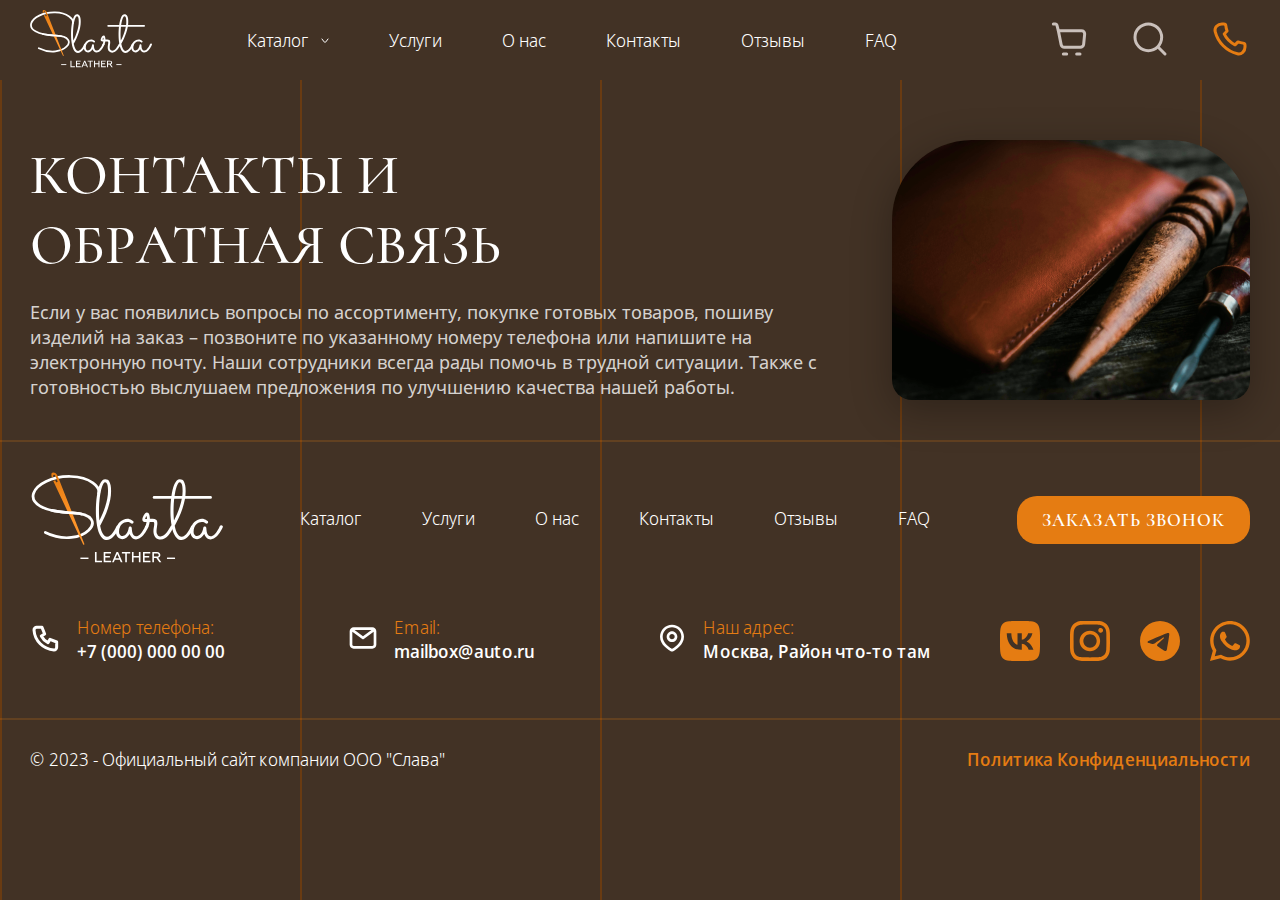
<file: contacts.html>
<!DOCTYPE html>
<html lang="en">
<head>
    <meta charset="UTF-8">
    <meta name="viewport" content="width=device-width, initial-scale=1.0">
    <title>Document</title>
    <link rel="stylesheet" href="https://cdn.jsdelivr.net/npm/swiper@11/swiper-bundle.min.css">
    <link rel="stylesheet" href="css/style.css">
</head>
<body>
    <div class="wrapper">
<header class="header">
    <div class="header__container _container">
        <div class="header__input-search" id="header__input-search">
            <div class="input-search__container">
                <input type="text" class="input-search" placeholder="Введите ваш запрос в поиск">
                <div class="input-search__icons icons-input">
                    <div class="icons-input__item">
                        <svg xmlns="http://www.w3.org/2000/svg" width="40" height="40" viewBox="0 0 40 40" fill="none">
                            <circle cx="20" cy="20" r="18" stroke="white" stroke-opacity="0.4" stroke-width="4"/>
                            <mask id="path-2-inside-1_543_2690" fill="white">
                              <path d="M20 1.9791C20 0.886073 20.8882 -0.0101556 21.9759 0.0978231C25.5299 0.450641 28.9377 1.75049 31.836 3.8783C35.268 6.39793 37.8063 9.94702 39.0816 14.0091C40.357 18.0712 40.3027 22.4342 38.9268 26.4633C37.7649 29.8659 35.7116 32.8803 32.997 35.2012C32.1663 35.9115 30.9252 35.6838 30.3004 34.787C29.6757 33.8901 29.9062 32.665 30.7194 31.9346C32.7509 30.11 34.2916 27.7889 35.181 25.1842C36.2846 21.9525 36.3281 18.4529 35.3052 15.1948C34.2823 11.9366 32.2463 9.08991 29.4935 7.06895C27.2749 5.44009 24.684 4.41614 21.9741 4.08012C20.8894 3.94561 20 3.07212 20 1.9791Z"/>
                            </mask>
                            <path d="M20 1.9791C20 0.886073 20.8882 -0.0101556 21.9759 0.0978231C25.5299 0.450641 28.9377 1.75049 31.836 3.8783C35.268 6.39793 37.8063 9.94702 39.0816 14.0091C40.357 18.0712 40.3027 22.4342 38.9268 26.4633C37.7649 29.8659 35.7116 32.8803 32.997 35.2012C32.1663 35.9115 30.9252 35.6838 30.3004 34.787C29.6757 33.8901 29.9062 32.665 30.7194 31.9346C32.7509 30.11 34.2916 27.7889 35.181 25.1842C36.2846 21.9525 36.3281 18.4529 35.3052 15.1948C34.2823 11.9366 32.2463 9.08991 29.4935 7.06895C27.2749 5.44009 24.684 4.41614 21.9741 4.08012C20.8894 3.94561 20 3.07212 20 1.9791Z" stroke="#E57C12" stroke-width="8" mask="url(#path-2-inside-1_543_2690)"/>
                          </svg>
                    </div>
                    <div class="icons-input__item" id="input-icon-cross">
                        <svg xmlns="http://www.w3.org/2000/svg" width="40" height="40" viewBox="0 0 40 40" fill="none">
                            <path d="M33.3337 33.3334L6.66699 6.66675M33.3337 6.66675L6.66699 33.3334" stroke="white" stroke-opacity="0.4" stroke-width="4" stroke-linecap="round"/>
                          </svg>
                    </div>
                </div>
            </div>
        </div>
        <a href="" class="header__logo logo">
            <svg width="122" height="58" viewBox="0 0 122 58" fill="none" xmlns="http://www.w3.org/2000/svg">
                <path d="M91.5035 55.0654H86.3516V54.1649H91.5035V55.0654Z" fill="white"/>
                <path d="M78.0514 57.1725H77.0303V50.6746H79.9915C80.6598 50.6746 81.1827 50.8448 81.5602 51.1852C81.9439 51.5317 82.1358 51.9773 82.1358 52.5219C82.1358 52.9736 82.0089 53.3604 81.7552 53.6822C81.5076 53.9978 81.1642 54.2082 80.7248 54.3134L82.767 57.1725H81.5324L79.5737 54.4248H78.0514V57.1725ZM78.0514 51.6122V53.5244H79.9265C80.2978 53.5244 80.5856 53.4409 80.7898 53.2738C81.0002 53.1067 81.1054 52.8684 81.1054 52.559C81.1054 52.262 81.0002 52.0299 80.7898 51.8628C80.5856 51.6957 80.2978 51.6122 79.9265 51.6122H78.0514Z" fill="white"/>
                <path d="M75.827 57.1725H71.0835V50.6746H75.7063V51.6122H72.1046V53.2367H75.0379V54.1742H72.1046V56.235H75.827V57.1725Z" fill="white"/>
                <path d="M65.0611 57.1725H64.04V50.6746H65.0611V53.2367H68.4493V50.6746H69.4704V57.1725H68.4493V54.1742H65.0611V57.1725Z" fill="white"/>
                <path d="M57.6104 51.6122V50.6746H62.9293V51.6122H60.7758V57.1725H59.7547V51.6122H57.6104Z" fill="white"/>
                <path d="M52.4484 57.1726H51.3623L54.2028 50.6375H55.1868L58.0273 57.1726H56.9319L56.2264 55.5574H53.1446L52.4484 57.1726ZM54.6855 51.9278L53.4973 54.657H55.8737L54.6855 51.9278Z" fill="white"/>
                <path d="M50.762 57.1725H46.0186V50.6746H50.6413V51.6122H47.0397V53.2367H49.973V54.1742H47.0397V56.235H50.762V57.1725Z" fill="white"/>
                <path d="M44.9362 57.1725H40.4526V50.6746H41.483V56.235H44.9362V57.1725Z" fill="white"/>
                <path d="M36.3238 55.0654H31.1719V54.1649H36.3238V55.0654Z" fill="white"/>
                <path d="M121.922 34.8722C121.853 35.0108 121.705 35.3055 121.48 35.7562C121.272 36.1896 120.995 36.6923 120.648 37.2643C120.319 37.8363 119.929 38.4343 119.478 39.0584C119.027 39.6824 118.525 40.2544 117.97 40.7745C117.415 41.2945 116.817 41.7279 116.176 42.0745C115.534 42.4039 114.858 42.5686 114.148 42.5686C113.142 42.5686 112.293 42.2479 111.6 41.6065C110.923 40.9651 110.429 40.1591 110.117 39.1884C109.528 40.1764 108.826 40.9651 108.011 41.5545C107.197 42.1265 106.382 42.4126 105.567 42.4126C104.926 42.4126 104.345 42.2999 103.825 42.0745C103.305 41.8319 102.863 41.5025 102.499 41.0865C102.135 40.6531 101.849 40.1504 101.641 39.5784C101.45 39.0064 101.355 38.3823 101.355 37.7063C101.355 36.3542 101.58 35.1668 102.031 34.1441C102.499 33.1041 103.088 32.2373 103.799 31.544C104.51 30.8506 105.29 30.3306 106.139 29.9839C107.006 29.6372 107.838 29.4639 108.635 29.4639C109.173 29.4639 109.667 29.5419 110.117 29.6979C110.568 29.8366 110.949 29.9926 111.262 30.1659C111.591 30.3392 111.842 30.5039 112.016 30.6599C112.189 30.7986 112.284 30.8766 112.302 30.8939C112.492 31.1193 112.588 31.3533 112.588 31.596C112.588 31.856 112.492 32.09 112.302 32.298C112.111 32.4887 111.886 32.584 111.626 32.584C111.348 32.584 111.114 32.4887 110.923 32.298C110.889 32.2633 110.811 32.2027 110.689 32.116C110.568 32.012 110.403 31.908 110.195 31.804C109.987 31.7 109.736 31.6133 109.441 31.544C109.164 31.4573 108.843 31.414 108.479 31.414C107.942 31.414 107.37 31.5353 106.763 31.778C106.157 32.0207 105.602 32.402 105.099 32.9221C104.596 33.4247 104.172 34.0661 103.825 34.8462C103.496 35.6089 103.331 36.5189 103.331 37.5763C103.331 37.9056 103.366 38.2437 103.435 38.5904C103.504 38.9197 103.626 39.2231 103.799 39.5004C103.972 39.7777 104.206 40.0031 104.501 40.1764C104.796 40.3498 105.16 40.4365 105.593 40.4365C105.905 40.4365 106.261 40.3324 106.659 40.1244C107.075 39.9164 107.465 39.5957 107.829 39.1624C108.211 38.729 108.549 38.183 108.843 37.5243C109.155 36.8656 109.372 36.0856 109.493 35.1842C109.528 34.9415 109.641 34.7421 109.831 34.5861C110.022 34.4128 110.247 34.3261 110.507 34.3261C110.75 34.3261 110.958 34.4215 111.132 34.6121C111.322 34.8028 111.426 35.0195 111.444 35.2622C111.461 35.5915 111.496 36.0596 111.548 36.6663C111.6 37.2556 111.712 37.845 111.886 38.4343C112.076 39.0237 112.354 39.5351 112.718 39.9684C113.082 40.4018 113.584 40.6185 114.226 40.6185C114.642 40.6185 115.049 40.5058 115.448 40.2804C115.864 40.0551 116.262 39.7604 116.644 39.3964C117.042 39.015 117.415 38.5904 117.762 38.1223C118.126 37.637 118.455 37.1516 118.75 36.6663C119.045 36.1809 119.305 35.7129 119.53 35.2622C119.755 34.8115 119.946 34.4215 120.102 34.0921C120.189 33.9014 120.31 33.7541 120.466 33.6501C120.639 33.5461 120.821 33.4941 121.012 33.4941C121.307 33.4941 121.541 33.6068 121.714 33.8321C121.905 34.0401 122 34.2655 122 34.5081C122 34.6295 121.974 34.7508 121.922 34.8722Z" fill="white"/>
                <path d="M103.565 34.9242C103.374 35.3229 103.131 35.7996 102.837 36.3543C102.559 36.8916 102.239 37.455 101.875 38.0443C101.511 38.6337 101.103 39.2231 100.653 39.8124C100.202 40.3845 99.7079 40.9045 99.1706 41.3725C98.6505 41.8232 98.0872 42.1872 97.4805 42.4646C96.8911 42.7593 96.2584 42.9066 95.5824 42.9066C94.5423 42.9066 93.6496 42.5859 92.9042 41.9446C92.1589 41.3032 91.5262 40.4625 91.0061 39.4224C90.4861 38.3824 90.0614 37.2036 89.7321 35.8862C89.4201 34.5515 89.1774 33.1994 89.004 31.83C88.8307 30.4433 88.7094 29.0999 88.64 27.7998C88.588 26.4997 88.562 25.347 88.562 24.3416C88.562 22.8855 88.6053 21.3775 88.692 19.8174C88.796 18.2573 88.952 16.7319 89.16 15.2411C89.3681 13.7504 89.6281 12.3377 89.9401 11.0029C90.2694 9.66818 90.6508 8.49811 91.0841 7.49273C91.5348 6.48734 92.0462 5.68996 92.6182 5.1006C93.1903 4.51124 93.8403 4.21655 94.5683 4.21655C95.1404 4.21655 95.6517 4.35523 96.1024 4.63257C96.5704 4.89259 96.9605 5.32595 97.2725 5.93264C97.5845 6.53934 97.8272 7.32805 98.0005 8.29877C98.1739 9.26949 98.2605 10.4569 98.2605 11.861C98.2605 13.5944 98.0785 15.3885 97.7145 17.2432C97.3505 19.0807 96.8565 20.9354 96.2324 22.8075C95.6084 24.6796 94.8717 26.5517 94.0223 28.4238C93.1729 30.2786 92.2629 32.09 91.2922 33.8581C91.7255 36.0596 92.3062 37.793 93.0342 39.0584C93.7623 40.3065 94.6377 40.9305 95.6604 40.9305C96.3538 40.9305 97.0211 40.6618 97.6625 40.1245C98.3039 39.5698 98.8932 38.9197 99.4306 38.1744C99.968 37.429 100.436 36.6749 100.835 35.9122C101.251 35.1322 101.571 34.5082 101.797 34.0401C101.883 33.8668 102.005 33.7368 102.161 33.6501C102.317 33.5461 102.49 33.4941 102.681 33.4941C102.975 33.4941 103.209 33.5981 103.383 33.8061C103.573 34.0141 103.669 34.2481 103.669 34.5082C103.669 34.6122 103.634 34.7508 103.565 34.9242ZM90.5381 24.4716C90.5381 25.581 90.5641 26.6471 90.6161 27.6698C90.6681 28.6925 90.7375 29.6719 90.8241 30.608C91.5522 29.2039 92.2455 27.7131 92.9042 26.1357C93.5629 24.541 94.1436 22.9375 94.6463 21.3255C95.149 19.696 95.5477 18.084 95.8424 16.4892C96.1544 14.8771 96.3104 13.343 96.3104 11.887C96.3104 9.84152 96.1457 8.37677 95.8164 7.49273C95.487 6.60868 95.045 6.16666 94.4903 6.16666C94.1263 6.16666 93.771 6.418 93.4243 6.9207C93.0949 7.42339 92.7829 8.10809 92.4882 8.97481C92.1935 9.84152 91.9249 10.8642 91.6822 12.043C91.4395 13.2217 91.2315 14.4871 91.0581 15.8392C90.9021 17.1912 90.7721 18.604 90.6681 20.0774C90.5815 21.5508 90.5381 23.0156 90.5381 24.4716Z" fill="white"/>
                <path d="M75.3272 31.44C75.2579 31.908 75.1712 32.35 75.0672 32.766C74.9632 33.1647 74.8592 33.5201 74.7552 33.8321C74.6685 34.1268 74.5905 34.3695 74.5212 34.5601C74.4518 34.7508 74.4085 34.8548 74.3912 34.8722C74.2178 35.2708 73.9145 35.4702 73.4811 35.4702C73.2384 35.4702 73.0131 35.3835 72.8051 35.2102C72.5971 35.0195 72.4931 34.7855 72.4931 34.5081C72.4931 34.4041 72.5104 34.3261 72.5451 34.2741C72.5797 34.2221 72.6317 34.1181 72.7011 33.9621C72.7704 33.8061 72.8571 33.5461 72.9611 33.1821C73.0651 32.818 73.1951 32.2547 73.3511 31.492C73.0564 31.492 72.7531 31.4833 72.4411 31.466C72.1291 31.4486 71.843 31.388 71.583 31.284C71.3057 31.18 71.0803 31.0153 70.907 30.7899C70.7336 30.5646 70.647 30.2526 70.647 29.8539C70.647 29.5592 70.7336 29.1605 70.907 28.6578C71.063 28.1551 71.2797 27.6611 71.557 27.1757C71.8344 26.6904 72.1464 26.2744 72.4931 25.9277C72.8398 25.5637 73.1864 25.3817 73.5331 25.3817C73.9318 25.3817 74.2525 25.529 74.4952 25.8237C74.7552 26.1184 74.9545 26.4824 75.0932 26.9157C75.2319 27.3318 75.3272 27.7738 75.3792 28.2418C75.4486 28.7098 75.4832 29.1172 75.4832 29.4639C75.7779 29.4639 76.0639 29.4639 76.3413 29.4639C76.636 29.4465 76.9133 29.4379 77.1733 29.4379C78.1614 29.4379 78.9154 29.6545 79.4354 30.0879C79.9555 30.5213 80.2155 31.232 80.2155 32.22C80.2155 32.6187 80.1895 33.0347 80.1375 33.4681C80.0855 33.9014 80.0248 34.3521 79.9555 34.8202C79.8861 35.2708 79.8255 35.7215 79.7735 36.1722C79.7215 36.6229 79.6955 37.0649 79.6955 37.4983C79.6955 38.1223 79.7821 38.6424 79.9555 39.0584C80.1288 39.4571 80.3455 39.7778 80.6055 40.0204C80.8655 40.2631 81.1429 40.4365 81.4375 40.5405C81.7322 40.6271 82.0009 40.6705 82.2436 40.6705C82.989 40.6705 83.691 40.4278 84.3497 39.9424C85.0084 39.4571 85.6151 38.8764 86.1698 38.2003C86.7245 37.507 87.2185 36.7789 87.6519 36.0162C88.1026 35.2535 88.4753 34.5861 88.7699 34.0141C88.8566 33.8581 88.9779 33.7368 89.134 33.6501C89.29 33.5634 89.4546 33.5201 89.628 33.5201C89.94 33.5201 90.1827 33.6241 90.356 33.8321C90.5294 34.0228 90.616 34.2395 90.616 34.4821C90.616 34.6555 90.5814 34.8115 90.512 34.9502C90.1133 35.6609 89.6453 36.4669 89.108 37.3683C88.5879 38.2523 87.9899 39.0844 87.3139 39.8644C86.6378 40.6445 85.8751 41.3032 85.0257 41.8405C84.1937 42.3779 83.275 42.6466 82.2696 42.6466C81.6456 42.6466 81.0562 42.5252 80.5015 42.2826C79.9468 42.0572 79.4614 41.7279 79.0454 41.2945C78.6467 40.8438 78.326 40.2978 78.0834 39.6564C77.8407 38.9977 77.7193 38.261 77.7193 37.4463C77.7193 36.5796 77.806 35.7215 77.9794 34.8722C78.1527 34.0054 78.2394 33.1821 78.2394 32.402C78.2394 32.0727 78.1614 31.83 78.0054 31.674C77.8667 31.5006 77.546 31.414 77.0433 31.414C76.8006 31.414 76.532 31.414 76.2373 31.414C75.9599 31.414 75.6566 31.4226 75.3272 31.44ZM73.5851 29.5159C73.5851 29.3945 73.5765 29.2385 73.5591 29.0478C73.5591 28.8398 73.5418 28.6405 73.5071 28.4498C73.4898 28.2591 73.4551 28.0945 73.4031 27.9558C73.3685 27.8171 73.3251 27.7478 73.2731 27.7478C73.2211 27.7478 73.1518 27.8171 73.0651 27.9558C72.9958 28.0771 72.9178 28.2331 72.8311 28.4238C72.7444 28.5972 72.6664 28.7878 72.5971 28.9958C72.5277 29.2039 72.4757 29.3772 72.4411 29.5159H73.5851Z" fill="white"/>
                <path d="M74.3918 34.8722C74.3225 35.0108 74.1751 35.3055 73.9498 35.7562C73.7418 36.1896 73.4644 36.6923 73.1177 37.2643C72.7884 37.8363 72.3984 38.4343 71.9477 39.0584C71.497 39.6824 70.9943 40.2544 70.4396 40.7745C69.8849 41.2945 69.2869 41.7279 68.6455 42.0745C68.0041 42.4039 67.3281 42.5686 66.6174 42.5686C65.612 42.5686 64.7626 42.2479 64.0693 41.6065C63.3932 40.9651 62.8992 40.1591 62.5872 39.1884C61.9978 40.1764 61.2958 40.9651 60.4811 41.5545C59.6664 42.1265 58.8516 42.4126 58.0369 42.4126C57.3956 42.4126 56.8149 42.2999 56.2948 42.0745C55.7748 41.8319 55.3328 41.5025 54.9688 41.0865C54.6047 40.6531 54.3187 40.1504 54.1107 39.5784C53.92 39.0064 53.8247 38.3823 53.8247 37.7063C53.8247 36.3542 54.0501 35.1668 54.5007 34.1441C54.9688 33.1041 55.5581 32.2373 56.2688 31.544C56.9795 30.8506 57.7596 30.3306 58.609 29.9839C59.4757 29.6372 60.3077 29.4639 61.1051 29.4639C61.6425 29.4639 62.1365 29.5419 62.5872 29.6979C63.0379 29.8366 63.4192 29.9926 63.7312 30.1659C64.0606 30.3392 64.3119 30.5039 64.4853 30.6599C64.6586 30.7986 64.754 30.8766 64.7713 30.8939C64.962 31.1193 65.0573 31.3533 65.0573 31.596C65.0573 31.856 64.962 32.09 64.7713 32.298C64.5806 32.4887 64.3553 32.584 64.0953 32.584C63.8179 32.584 63.5839 32.4887 63.3932 32.298C63.3585 32.2633 63.2805 32.2027 63.1592 32.116C63.0379 32.012 62.8732 31.908 62.6652 31.804C62.4572 31.7 62.2058 31.6133 61.9111 31.544C61.6338 31.4573 61.3131 31.414 60.9491 31.414C60.4117 31.414 59.8397 31.5353 59.233 31.778C58.6263 32.0207 58.0716 32.402 57.5689 32.9221C57.0662 33.4247 56.6415 34.0661 56.2948 34.8462C55.9655 35.6089 55.8008 36.5189 55.8008 37.5763C55.8008 37.9056 55.8355 38.2437 55.9048 38.5904C55.9742 38.9197 56.0955 39.2231 56.2688 39.5004C56.4422 39.7777 56.6762 40.0031 56.9709 40.1764C57.2656 40.3498 57.6296 40.4365 58.0629 40.4365C58.3749 40.4365 58.7303 40.3324 59.129 40.1244C59.545 39.9164 59.935 39.5957 60.2991 39.1624C60.6804 38.729 61.0184 38.183 61.3131 37.5243C61.6251 36.8656 61.8418 36.0856 61.9631 35.1842C61.9978 34.9415 62.1105 34.7421 62.3012 34.5861C62.4918 34.4128 62.7172 34.3261 62.9772 34.3261C63.2199 34.3261 63.4279 34.4215 63.6012 34.6121C63.7919 34.8028 63.8959 35.0195 63.9132 35.2622C63.9306 35.5915 63.9652 36.0596 64.0173 36.6663C64.0693 37.2556 64.1819 37.845 64.3553 38.4343C64.5459 39.0237 64.8233 39.5351 65.1873 39.9684C65.5513 40.4018 66.054 40.6185 66.6954 40.6185C67.1114 40.6185 67.5188 40.5058 67.9175 40.2804C68.3335 40.0551 68.7322 39.7604 69.1135 39.3964C69.5122 39.015 69.8849 38.5904 70.2316 38.1223C70.5956 37.637 70.925 37.1516 71.2196 36.6663C71.5143 36.1809 71.7743 35.7129 71.9997 35.2622C72.225 34.8115 72.4157 34.4215 72.5717 34.0921C72.6584 33.9014 72.7797 33.7541 72.9357 33.6501C73.1091 33.5461 73.2911 33.4941 73.4818 33.4941C73.7764 33.4941 74.0104 33.6068 74.1838 33.8321C74.3745 34.0401 74.4698 34.2655 74.4698 34.5081C74.4698 34.6295 74.4438 34.7508 74.3918 34.8722Z" fill="white"/>
                <path d="M56.0345 34.9242C55.8439 35.3229 55.6012 35.7996 55.3065 36.3543C55.0291 36.8916 54.7085 37.455 54.3444 38.0443C53.9804 38.6337 53.5731 39.2231 53.1224 39.8124C52.6717 40.3845 52.1777 40.9045 51.6403 41.3725C51.1203 41.8232 50.5569 42.1872 49.9502 42.4646C49.3608 42.7593 48.7281 42.9066 48.0521 42.9066C47.0121 42.9066 46.1193 42.5859 45.374 41.9446C44.6286 41.3032 43.9959 40.4625 43.4759 39.4224C42.9558 38.3824 42.5312 37.2036 42.2018 35.8862C41.8898 34.5515 41.6471 33.1994 41.4738 31.83C41.3004 30.4433 41.1791 29.0999 41.1097 27.7998C41.0577 26.4997 41.0317 25.347 41.0317 24.3416C41.0317 22.8855 41.0751 21.3775 41.1617 19.8174C41.2658 18.2573 41.4218 16.7319 41.6298 15.2411C41.8378 13.7504 42.0978 12.3377 42.4098 11.0029C42.7392 9.66818 43.1205 8.49811 43.5539 7.49273C44.0046 6.48734 44.5159 5.68996 45.088 5.1006C45.66 4.51124 46.31 4.21655 47.0381 4.21655C47.6101 4.21655 48.1214 4.35523 48.5721 4.63257C49.0402 4.89259 49.4302 5.32595 49.7422 5.93264C50.0542 6.53934 50.2969 7.32805 50.4702 8.29877C50.6436 9.26949 50.7303 10.4569 50.7303 11.861C50.7303 13.5944 50.5482 15.3885 50.1842 17.2432C49.8202 19.0807 49.3262 20.9354 48.7021 22.8075C48.0781 24.6796 47.3414 26.5517 46.492 28.4238C45.6426 30.2786 44.7326 32.09 43.7619 33.8581C44.1952 36.0596 44.7759 37.793 45.504 39.0584C46.232 40.3065 47.1074 40.9305 48.1301 40.9305C48.8235 40.9305 49.4909 40.6618 50.1322 40.1245C50.7736 39.5698 51.363 38.9197 51.9003 38.1744C52.4377 37.429 52.9057 36.6749 53.3044 35.9122C53.7204 35.1322 54.0411 34.5082 54.2664 34.0401C54.3531 33.8668 54.4745 33.7368 54.6305 33.6501C54.7865 33.5461 54.9598 33.4941 55.1505 33.4941C55.4452 33.4941 55.6792 33.5981 55.8525 33.8061C56.0432 34.0141 56.1385 34.2481 56.1385 34.5082C56.1385 34.6122 56.1039 34.7508 56.0345 34.9242ZM43.0078 24.4716C43.0078 25.581 43.0338 26.6471 43.0858 27.6698C43.1379 28.6925 43.2072 29.6719 43.2939 30.608C44.0219 29.2039 44.7153 27.7131 45.374 26.1357C46.0327 24.541 46.6134 22.9375 47.1161 21.3255C47.6188 19.696 48.0174 18.084 48.3121 16.4892C48.6241 14.8771 48.7802 13.343 48.7802 11.887C48.7802 9.84152 48.6155 8.37677 48.2861 7.49273C47.9568 6.60868 47.5147 6.16666 46.9601 6.16666C46.596 6.16666 46.2407 6.418 45.894 6.9207C45.5646 7.42339 45.2526 8.10809 44.9579 8.97481C44.6633 9.84152 44.3946 10.8642 44.1519 12.043C43.9092 13.2217 43.7012 14.4871 43.5279 15.8392C43.3719 17.1912 43.2419 18.604 43.1379 20.0774C43.0512 21.5508 43.0078 23.0156 43.0078 24.4716Z" fill="white"/>
                <path d="M42.7891 13.2091C43.8528 9.43805 37.8577 2.80355 25.0599 2.48792C0.693004 1.88697 -14.3917 24.2235 26.2202 25.6739C52.6182 26.6167 32.8924 50.041 8.81499 38.1684" stroke="white" stroke-width="1.74051" stroke-linecap="round"/>
                <path fill-rule="evenodd" clip-rule="evenodd" d="M17.5606 4.33269L33.715 45.4337C33.7921 45.6299 33.7086 45.8526 33.5215 45.9497C33.3145 46.0572 33.0596 45.9713 32.9598 45.7605L14.0028 5.72117C13.9434 5.59565 13.8819 5.46285 13.8196 5.32422L15.1115 4.88084L15.6382 5.93411C15.7332 6.12419 15.9307 6.23659 16.1411 6.22036C16.5066 6.19216 16.7413 5.80367 16.5991 5.46224L15.0629 1.77413C14.9366 1.47081 14.6122 1.30907 14.2957 1.39156C13.8767 1.50076 13.6606 1.979 13.8548 2.36736L13.9666 2.59104L12.9364 2.9446C12.5142 1.40839 12.502 0.00657953 13.8285 -0.00853832C15.8613 -0.0317071 16.68 2.07155 17.4281 3.99331L17.4281 3.99338C17.4724 4.10728 17.5165 4.22054 17.5606 4.33269Z" fill="url(#paint0_linear_541_1180)"/>
                <mask id="mask0_541_1180" style="mask-type:alpha" maskUnits="userSpaceOnUse" x="12" y="18" width="21" height="12">
                <rect x="12.0234" y="18.7208" width="20.3059" height="11.0232" fill="#D9D9D9"/>
                </mask>
                <g mask="url(#mask0_541_1180)">
                <path d="M42.7891 13.2091C43.8528 9.43805 37.8577 2.80355 25.0599 2.48792C0.693004 1.88697 -14.3917 24.2235 26.2202 25.6739C52.6182 26.6167 32.8924 50.041 8.81499 38.1684" stroke="white" stroke-width="1.74051" stroke-linecap="round"/>
                </g>
                <path d="M78.1626 15.8199H114.133" stroke="white" stroke-width="1.74051" stroke-linecap="round"/>
                <defs>
                <linearGradient id="paint0_linear_541_1180" x1="15.9552" y1="-0.00872794" x2="32.8531" y2="46.228" gradientUnits="userSpaceOnUse">
                <stop offset="0.0392035" stop-color="#E57C12"/>
                <stop offset="0.644113" stop-color="#FF9529"/>
                </linearGradient>
                </defs>
                </svg>
                
        </a>
        <div class="header__body">
        <nav class="header__menu menu" id="header__menu">
            <div class="icon__cross" id="icon__cross">
                <svg width="40" height="40" viewBox="0 0 40 40" fill="none" xmlns="http://www.w3.org/2000/svg">
                    <path d="M33.3337 33.3334L6.66699 6.66675M33.3337 6.66675L6.66699 33.3334" stroke="white" stroke-opacity="0.6" stroke-width="3" stroke-linecap="round"/>
                    </svg>                    
            </div>
            <ul class="menu__list">
                <li class="menu__item menu-catalog" id="menu-catalog">
                    <a href="#" class="menu__link " id="menu-catalog__text"><span>Каталог </span><svg class="svg-arrow" xmlns="http://www.w3.org/2000/svg" width="8" height="5" viewBox="0 0 8 5" fill="none">
                        <path d="M1 1L3.2 3.93333C3.6 4.46667 4.4 4.46667 4.8 3.93333L7 1" stroke="white" stroke-linecap="round"/>
                        </svg></a>
                    <ul class="menu-catalog__list" id="menu-catalog__list">
                        <li class="menu-catalog__item">
                            <a href="" class="menu-catalog__link">
                                <div class="menu-catalog__img">
                                    <img src="img/header/1.png" alt="Ремни">
                                </div>
                                <div class="menu-catalog__title">РЕМНИ</div>
                            </a>
                        </li>
                        <li class="menu-catalog__item">
                            <a href="" class="menu-catalog__link">
                                <div class="menu-catalog__img">
                                    <img src="img/header/2.png" alt="Сумки и рюкзаки">
                                </div>
                                <div class="menu-catalog__title">СУМКИ И РЮКЗАКИ</div>
                            </a>
                        </li>
                        <li class="menu-catalog__item">
                            <a href="" class="menu-catalog__link">
                                <div class="menu-catalog__img">
                                    <img src="img/header/3.png" alt="Папки и обложки">
                                </div>
                                <div class="menu-catalog__title">ПАПКИ И ОБЛОЖКИ</div>
                            </a>
                        </li>
                        <li class="menu-catalog__item">
                            <a href="" class="menu-catalog__link">
                                <div class="menu-catalog__img">
                                    <img src="img/header/4.png" alt="Кошельки, Ключницы и Портмоне">
                                </div>
                                <div class="menu-catalog__title">КОШЕЛЬКИ, КЛЮЧНИЦЫ И ПОРТМОНЕ</div>
                            </a>
                        </li>
                        <li class="menu-catalog__item">
                            <a href="" class="menu-catalog__link">
                                <div class="menu-catalog__img">
                                    <img src="img/header/5.png" alt="Аксессуары">
                                </div>
                                <div class="menu-catalog__title">АКСЕССУАРЫ</div>
                            </a>
                        </li>
                        <li class="menu-catalog__item">
                            <a href="" class="menu-catalog__link">
                                <div class="menu-catalog__img">
                                    <img src="img/header/6.png" alt="Готовые изаделия в наличии">
                                </div>
                                <div class="menu-catalog__title">ГОТОВЫЕ ИЗДЕЛИЯ В НАЛИЧИИ</div>
                            </a>
                        </li>
                        
                    </ul>
                </li>
                <li class="menu__item">
                    <a href="#" class="menu__link">Услуги</a>
                </li>
                <li class="menu__item">
                    <a href="#" class="menu__link">О нас</a>
                </li>
                <li class="menu__item">
                    <a href="#" class="menu__link">Контакты</a>
                </li>
                <li class="menu__item">
                    <a href="#" class="menu__link">Отзывы</a>
                </li>
                <li class="menu__item">
                    <a href="#" class="menu__link">FAQ</a>
                </li>
            </ul>
        </nav>
        <div class="header__side-menu side-menu">
            <ul class="side-menu__list">
                <li class="side-menu__item">
                    <a href="" class="side-menu__link">
                        <svg width="40" height="40" viewBox="0 0 40 40" fill="none" xmlns="http://www.w3.org/2000/svg">
                            <path d="M8.3335 11.6667H31.3168C31.7825 11.6667 32.2431 11.7643 32.6687 11.9532C33.0944 12.1421 33.4758 12.418 33.7883 12.7633C34.1007 13.1086 34.3374 13.5156 34.483 13.958C34.6286 14.4003 34.6798 14.8683 34.6335 15.3317L33.6335 25.3317C33.5512 26.1542 33.1663 26.9168 32.5534 27.4715C31.9406 28.0261 31.1434 28.3333 30.3168 28.3333H14.4002C13.6293 28.3336 12.8821 28.0667 12.2859 27.5781C11.6897 27.0894 11.2813 26.4093 11.1302 25.6533L8.3335 11.6667Z" stroke="#CAC0BB" stroke-width="3" stroke-linejoin="round"/>
                            <path d="M8.3335 11.6667L6.9835 6.26167C6.89321 5.90126 6.68508 5.58135 6.39218 5.35276C6.09927 5.12417 5.73838 5.00001 5.36683 5H3.3335M13.3335 35H16.6668M26.6668 35H30.0002" stroke="#CAC0BB" stroke-width="3" stroke-linecap="round" stroke-linejoin="round"/>
                            </svg>                            
                    </a>
                </li>
                <li class="side-menu__item" id="icon-search">
                    <div class="side-menu__link">
                        <svg width="40" height="40" viewBox="0 0 40 40" fill="none" xmlns="http://www.w3.org/2000/svg">
                            <path d="M34.9999 35L27.7615 27.7617M27.7615 27.7617C28.9997 26.5235 29.9818 25.0536 30.6519 23.4359C31.322 21.8182 31.6669 20.0843 31.6669 18.3333C31.6669 16.5823 31.322 14.8485 30.6519 13.2308C29.9818 11.613 28.9997 10.1432 27.7615 8.90501C26.5234 7.66686 25.0535 6.68471 23.4358 6.01463C21.818 5.34455 20.0842 4.99966 18.3332 4.99966C16.5822 4.99966 14.8483 5.34455 13.2306 6.01463C11.6129 6.68471 10.143 7.66686 8.90485 8.90501C6.40431 11.4056 4.99951 14.797 4.99951 18.3333C4.99951 21.8697 6.40431 25.2611 8.90485 27.7617C11.4054 30.2622 14.7969 31.667 18.3332 31.667C21.8695 31.667 25.261 30.2622 27.7615 27.7617Z" stroke="#CAC0BB" stroke-width="3" stroke-linecap="round" stroke-linejoin="round"/>
                            </svg>                            
                    </div>
                </li>
                <li class="side-menu__item">
                    <a href="" class="side-menu__link">
                        <svg width="40" height="40" viewBox="0 0 40 40" fill="none" xmlns="http://www.w3.org/2000/svg">
                            <path d="M5.18576 12.6141C6.55707 17.9644 9.34114 22.8478 13.2467 26.7533C17.1522 30.6589 22.0356 33.4429 27.3859 34.8142C31.5025 35.8621 35 32.3223 35 28.0731V26.1503C35 25.0889 34.1367 24.2372 33.0811 24.1314C31.3304 23.9588 29.6119 23.5454 27.9743 22.9028L25.0517 25.8254C20.293 23.5443 16.4557 19.707 14.1746 14.9483L17.0972 12.0257C16.4539 10.3882 16.0398 8.66971 15.8667 6.91891C15.7628 5.86139 14.9111 5 13.8497 5H11.9269C7.67765 5 4.13786 8.49749 5.18576 12.6141Z" stroke="#E57C12" stroke-width="3" stroke-linecap="round" stroke-linejoin="round"/>
                            </svg>                            
                    </a>
                </li>
            </ul>
        </div>
        <div class="icon-menu" id="icon-menu">
            <svg width="40" height="40" viewBox="0 0 40 40" fill="none" xmlns="http://www.w3.org/2000/svg">
                <path d="M7 19.5H33M7 7H33M7 32H33" stroke="#CAC0BB" stroke-width="3" stroke-linecap="round" stroke-linejoin="round"/>
                </svg>                
        </div>
        </div>
    </div>
</header>      <main class="page">
<section class="page__contacts-pages">
    <div class="contacts-pages__container _container">
        <div class="contacts-pages__main">
            <div class="contacts-pages__body">
                <h2 class="contacts-pages__title">КОНТАКТЫ И ОБРАТНАЯ СВЯЗЬ</h2>
                <div class="contacts-pages__text block-text ">
                    <p class="contacts-pages__content block-text__content">Если у вас появились вопросы по ассортименту, покупке готовых товаров, пошиву изделий на заказ – позвоните по указанному номеру телефона или напишите на электронную почту. Наши сотрудники всегда рады помочь в трудной ситуации. Также с готовностью выслушаем предложения по улучшению качества нашей работы.</p>
                </div>
            </div>
            <div class="contacts-pages__img">
                <img src="img/page-contacts/1.png" alt="">
            </div>
        </div>
        
    </div>
</section>         
      </main>
<footer class="footer">
    <div class="footer__first first-footer">
        <div class="first-footer__container _container">
            <div class="first-footer__main main-footer">
                <div class="main-footer__header">
                    <a href="" class="main-footer__logo ">
                        <svg width="194" height="91" viewBox="0 0 196 93" fill="none" xmlns="http://www.w3.org/2000/svg">
                            <path d="M147.105 88.8973H138.845V87.4536H147.105V88.8973Z" fill="white"/>
                            <path d="M125.537 92.2755H123.9V81.8574H128.648C129.719 81.8574 130.558 82.1303 131.163 82.676C131.778 83.2316 132.086 83.946 132.086 84.8191C132.086 85.5434 131.882 86.1636 131.475 86.6795C131.078 87.1855 130.528 87.5229 129.823 87.6916L133.098 92.2755H131.118L127.978 87.8702H125.537V92.2755ZM125.537 83.3606V86.4265H128.543C129.139 86.4265 129.6 86.2926 129.928 86.0247C130.265 85.7568 130.434 85.3748 130.434 84.8787C130.434 84.4024 130.265 84.0303 129.928 83.7624C129.6 83.4946 129.139 83.3606 128.543 83.3606H125.537Z" fill="white"/>
                            <path d="M121.97 92.2755H114.365V81.8574H121.777V83.3606H116.002V85.9651H120.705V87.4683H116.002V90.7723H121.97V92.2755Z" fill="white"/>
                            <path d="M104.71 92.2755H103.073V81.8574H104.71V85.9651H110.142V81.8574H111.779V92.2755H110.142V87.4683H104.71V92.2755Z" fill="white"/>
                            <path d="M92.7637 83.3606V81.8574H101.292V83.3606H97.8388V92.2755H96.2016V83.3606H92.7637Z" fill="white"/>
                            <path d="M84.4874 92.2755H82.7461L87.3003 81.7979H88.8779L93.4321 92.2755H91.6759L90.5448 89.6858H85.6036L84.4874 92.2755ZM88.0742 83.8666L86.1692 88.2422H89.9792L88.0742 83.8666Z" fill="white"/>
                            <path d="M81.7839 92.2755H74.1787V81.8574H81.5905V83.3606H75.8158V85.9651H80.5189V87.4683H75.8158V90.7723H81.7839V92.2755Z" fill="white"/>
                            <path d="M72.4434 92.2755H65.2549V81.8574H66.9069V90.7723H72.4434V92.2755Z" fill="white"/>
                            <path d="M58.6351 88.8973H50.375V87.4536H58.6351V88.8973Z" fill="white"/>
                            <path d="M195.875 56.5217C195.764 56.7441 195.528 57.2165 195.167 57.9391C194.833 58.6339 194.388 59.4399 193.832 60.357C193.304 61.2742 192.679 62.233 191.957 63.2335C191.234 64.234 190.428 65.1512 189.539 65.9849C188.649 66.8187 187.69 67.5135 186.662 68.0693C185.634 68.5974 184.55 68.8614 183.41 68.8614C181.799 68.8614 180.437 68.3472 179.325 67.3189C178.241 66.2906 177.449 64.9983 176.949 63.4419C176.004 65.0261 174.878 66.2906 173.572 67.2356C172.266 68.1527 170.96 68.6113 169.653 68.6113C168.625 68.6113 167.694 68.4306 166.86 68.0693C166.027 67.6802 165.318 67.1522 164.734 66.4852C164.151 65.7904 163.692 64.9844 163.358 64.0673C163.053 63.1501 162.9 62.1496 162.9 61.0657C162.9 58.8979 163.261 56.9942 163.984 55.3544C164.734 53.6869 165.679 52.2973 166.819 51.1856C167.958 50.074 169.209 49.2402 170.571 48.6843C171.96 48.1285 173.294 47.8506 174.573 47.8506C175.434 47.8506 176.226 47.9757 176.949 48.2258C177.671 48.4481 178.283 48.6982 178.783 48.9762C179.311 49.2541 179.714 49.5181 179.992 49.7682C180.27 49.9906 180.423 50.1156 180.451 50.1434C180.756 50.5047 180.909 50.8799 180.909 51.269C180.909 51.6859 180.756 52.0611 180.451 52.3946C180.145 52.7003 179.784 52.8532 179.367 52.8532C178.922 52.8532 178.547 52.7003 178.241 52.3946C178.186 52.339 178.06 52.2417 177.866 52.1028C177.671 51.936 177.407 51.7693 177.074 51.6025C176.74 51.4358 176.337 51.2968 175.865 51.1856C175.42 51.0467 174.906 50.9772 174.322 50.9772C173.461 50.9772 172.544 51.1717 171.571 51.5608C170.598 51.9499 169.709 52.5613 168.903 53.3951C168.097 54.2011 167.416 55.2294 166.86 56.48C166.332 57.7029 166.068 59.162 166.068 60.8573C166.068 61.3853 166.124 61.9273 166.235 62.4831C166.346 63.0112 166.541 63.4975 166.819 63.9422C167.097 64.3869 167.472 64.7482 167.944 65.0261C168.417 65.304 169 65.443 169.695 65.443C170.195 65.443 170.765 65.2762 171.404 64.9427C172.071 64.6092 172.697 64.0951 173.28 63.4003C173.892 62.7055 174.434 61.83 174.906 60.7739C175.406 59.7178 175.754 58.4672 175.948 57.022C176.004 56.6329 176.185 56.3133 176.49 56.0631C176.796 55.7852 177.157 55.6463 177.574 55.6463C177.963 55.6463 178.297 55.7991 178.575 56.1048C178.88 56.4105 179.047 56.7579 179.075 57.147C179.103 57.6751 179.158 58.4255 179.242 59.3982C179.325 60.3431 179.506 61.2881 179.784 62.233C180.089 63.1779 180.534 63.9978 181.118 64.6926C181.701 65.3874 182.507 65.7348 183.536 65.7348C184.203 65.7348 184.856 65.5541 185.495 65.1928C186.162 64.8316 186.801 64.3591 187.413 63.7755C188.052 63.164 188.649 62.4831 189.205 61.7327C189.789 60.9546 190.317 60.1764 190.789 59.3982C191.262 58.62 191.679 57.8696 192.04 57.147C192.401 56.4244 192.707 55.7991 192.957 55.2711C193.096 54.9654 193.291 54.7291 193.541 54.5624C193.819 54.3956 194.11 54.3122 194.416 54.3122C194.889 54.3122 195.264 54.4929 195.542 54.8542C195.847 55.1877 196 55.549 196 55.9381C196 56.1326 195.959 56.3272 195.875 56.5217Z" fill="white"/>
                            <path d="M166.443 56.6048C166.137 57.244 165.748 58.0083 165.275 58.8976C164.831 59.7592 164.317 60.6624 163.733 61.6073C163.149 62.5523 162.496 63.4972 161.774 64.4421C161.051 65.3593 160.259 66.193 159.397 66.9434C158.564 67.666 157.66 68.2497 156.688 68.6943C155.743 69.1668 154.728 69.403 153.644 69.403C151.977 69.403 150.546 68.8889 149.351 67.8606C148.156 66.8323 147.141 65.4843 146.307 63.8168C145.474 62.1493 144.793 60.2594 144.265 58.1472C143.764 56.0072 143.375 53.8395 143.097 51.6439C142.819 49.4205 142.625 47.2666 142.514 45.1822C142.43 43.0978 142.389 41.2496 142.389 39.6377C142.389 37.3032 142.458 34.8853 142.597 32.384C142.764 29.8827 143.014 27.437 143.347 25.0469C143.681 22.6567 144.098 20.3917 144.598 18.2517C145.126 16.1117 145.738 14.2357 146.432 12.6238C147.155 11.0119 147.975 9.73342 148.892 8.78849C149.809 7.84356 150.851 7.37109 152.019 7.37109C152.936 7.37109 153.756 7.59343 154.478 8.0381C155.229 8.45499 155.854 9.14979 156.354 10.1225C156.854 11.0952 157.244 12.3598 157.521 13.9161C157.799 15.4725 157.938 17.3762 157.938 19.6274C157.938 22.4066 157.647 25.2831 157.063 28.2568C156.479 31.2028 155.687 34.1766 154.687 37.1781C153.686 40.1796 152.505 43.1812 151.143 46.1827C149.781 49.1565 148.322 52.0608 146.766 54.8956C147.461 58.4252 148.392 61.2044 149.559 63.2332C150.726 65.2342 152.13 66.2347 153.77 66.2347C154.881 66.2347 155.951 65.804 156.98 64.9424C158.008 64.053 158.953 63.0108 159.814 61.8158C160.676 60.6207 161.426 59.4118 162.065 58.1889C162.732 56.9383 163.247 55.9378 163.608 55.1874C163.747 54.9095 163.941 54.701 164.192 54.5621C164.442 54.3953 164.72 54.3119 165.025 54.3119C165.498 54.3119 165.873 54.4787 166.151 54.8122C166.457 55.1457 166.609 55.5209 166.609 55.9378C166.609 56.1045 166.554 56.3269 166.443 56.6048ZM145.557 39.8461C145.557 41.6248 145.599 43.334 145.682 44.9738C145.765 46.6135 145.877 48.1838 146.016 49.6845C147.183 47.4334 148.294 45.0433 149.351 42.5142C150.407 39.9573 151.338 37.3865 152.144 34.8019C152.95 32.1894 153.589 29.6048 154.061 27.0479C154.562 24.4632 154.812 22.0036 154.812 19.6691C154.812 16.3896 154.548 14.0412 154.02 12.6238C153.492 11.2064 152.783 10.4977 151.894 10.4977C151.31 10.4977 150.74 10.9007 150.184 11.7067C149.656 12.5126 149.156 13.6104 148.684 15C148.211 16.3896 147.78 18.0294 147.391 19.9192C147.002 21.8091 146.669 23.8379 146.391 26.0057C146.141 28.1735 145.932 30.4385 145.765 32.8008C145.626 35.1632 145.557 37.5116 145.557 39.8461Z" fill="white"/>
                            <path d="M121.169 51.0185C121.058 51.7689 120.919 52.4776 120.752 53.1446C120.585 53.7838 120.419 54.3536 120.252 54.8538C120.113 55.3263 119.988 55.7154 119.877 56.0211C119.765 56.3268 119.696 56.4935 119.668 56.5213C119.39 57.1606 118.904 57.4802 118.209 57.4802C117.82 57.4802 117.459 57.3412 117.125 57.0633C116.792 56.7576 116.625 56.3824 116.625 55.9377C116.625 55.771 116.653 55.6459 116.708 55.5625C116.764 55.4791 116.847 55.3124 116.958 55.0623C117.07 54.8121 117.209 54.3952 117.375 53.8116C117.542 53.228 117.75 52.3247 118.001 51.1019C117.528 51.1019 117.042 51.088 116.542 51.0602C116.041 51.0324 115.583 50.9351 115.166 50.7684C114.721 50.6016 114.36 50.3376 114.082 49.9763C113.804 49.615 113.665 49.1147 113.665 48.4755C113.665 48.0031 113.804 47.3638 114.082 46.5579C114.332 45.7519 114.679 44.9598 115.124 44.1817C115.569 43.4035 116.069 42.7365 116.625 42.1806C117.181 41.597 117.737 41.3052 118.292 41.3052C118.932 41.3052 119.446 41.5414 119.835 42.0139C120.252 42.4863 120.571 43.07 120.794 43.7648C121.016 44.4318 121.169 45.1405 121.252 45.8909C121.363 46.6413 121.419 47.2944 121.419 47.8502C121.891 47.8502 122.35 47.8502 122.795 47.8502C123.267 47.8224 123.712 47.8085 124.129 47.8085C125.713 47.8085 126.922 48.1559 127.756 48.8507C128.589 49.5455 129.006 50.685 129.006 52.2692C129.006 52.9084 128.965 53.5754 128.881 54.2702C128.798 54.965 128.701 55.6876 128.589 56.438C128.478 57.1606 128.381 57.8832 128.298 58.6057C128.214 59.3283 128.173 60.037 128.173 60.7318C128.173 61.7324 128.311 62.5661 128.589 63.2331C128.867 63.8723 129.215 64.3865 129.632 64.7756C130.048 65.1647 130.493 65.4426 130.966 65.6093C131.438 65.7483 131.869 65.8178 132.258 65.8178C133.453 65.8178 134.579 65.4287 135.635 64.6505C136.691 63.8723 137.663 62.9413 138.553 61.8574C139.442 60.7457 140.234 59.5785 140.929 58.3556C141.652 57.1328 142.249 56.0628 142.722 55.1456C142.861 54.8955 143.055 54.701 143.305 54.562C143.555 54.423 143.819 54.3536 144.097 54.3536C144.598 54.3536 144.987 54.5203 145.265 54.8538C145.543 55.1595 145.682 55.5069 145.682 55.896C145.682 56.1739 145.626 56.4241 145.515 56.6464C144.876 57.7859 144.125 59.0782 143.264 60.5234C142.43 61.9408 141.471 63.2748 140.387 64.5255C139.303 65.7761 138.08 66.8322 136.719 67.6938C135.385 68.5553 133.912 68.9861 132.3 68.9861C131.299 68.9861 130.354 68.7915 129.465 68.4025C128.575 68.0412 127.797 67.5131 127.13 66.8183C126.491 66.0957 125.977 65.2203 125.588 64.192C125.199 63.1359 125.004 61.9547 125.004 60.6485C125.004 59.2589 125.143 57.8832 125.421 56.5213C125.699 55.1317 125.838 53.8116 125.838 52.561C125.838 52.0329 125.713 51.6438 125.463 51.3937C125.24 51.1158 124.726 50.9768 123.92 50.9768C123.531 50.9768 123.1 50.9768 122.628 50.9768C122.183 50.9768 121.697 50.9907 121.169 51.0185ZM118.376 47.9336C118.376 47.739 118.362 47.4889 118.334 47.1832C118.334 46.8497 118.306 46.5301 118.251 46.2244C118.223 45.9187 118.167 45.6546 118.084 45.4323C118.028 45.21 117.959 45.0988 117.876 45.0988C117.792 45.0988 117.681 45.21 117.542 45.4323C117.431 45.6268 117.306 45.877 117.167 46.1827C117.028 46.4606 116.903 46.7663 116.792 47.0998C116.68 47.4333 116.597 47.7113 116.542 47.9336H118.376Z" fill="white"/>
                            <path d="M119.67 56.5217C119.558 56.7441 119.322 57.2165 118.961 57.9391C118.627 58.6339 118.183 59.4399 117.627 60.357C117.099 61.2742 116.474 62.233 115.751 63.2335C115.028 64.234 114.222 65.1512 113.333 65.9849C112.444 66.8187 111.485 67.5135 110.457 68.0693C109.428 68.5974 108.344 68.8614 107.205 68.8614C105.593 68.8614 104.231 68.3472 103.119 67.3189C102.036 66.2906 101.243 64.9983 100.743 63.4419C99.7983 65.0261 98.6727 66.2906 97.3665 67.2356C96.0603 68.1527 94.754 68.6113 93.4478 68.6113C92.4195 68.6113 91.4885 68.4306 90.6547 68.0693C89.8209 67.6802 89.1122 67.1522 88.5286 66.4852C87.945 65.7904 87.4864 64.9844 87.1529 64.0673C86.8472 63.1501 86.6943 62.1496 86.6943 61.0657C86.6943 58.8979 87.0556 56.9942 87.7782 55.3544C88.5286 53.6869 89.4735 52.2973 90.613 51.1856C91.7525 50.074 93.0031 49.2402 94.365 48.6843C95.7546 48.1285 97.0886 47.8506 98.367 47.8506C99.2286 47.8506 100.021 47.9757 100.743 48.2258C101.466 48.4481 102.077 48.6982 102.578 48.9762C103.106 49.2541 103.509 49.5181 103.786 49.7682C104.064 49.9906 104.217 50.1156 104.245 50.1434C104.551 50.5047 104.704 50.8799 104.704 51.269C104.704 51.6859 104.551 52.0611 104.245 52.3946C103.939 52.7003 103.578 52.8532 103.161 52.8532C102.716 52.8532 102.341 52.7003 102.036 52.3946C101.98 52.339 101.855 52.2417 101.66 52.1028C101.466 51.936 101.202 51.7693 100.868 51.6025C100.535 51.4358 100.132 51.2968 99.6593 51.1856C99.2147 51.0467 98.7005 50.9772 98.1169 50.9772C97.2553 50.9772 96.3382 51.1717 95.3655 51.5608C94.3927 51.9499 93.5034 52.5613 92.6974 53.3951C91.8915 54.2011 91.2105 55.2294 90.6547 56.48C90.1267 57.7029 89.8626 59.162 89.8626 60.8573C89.8626 61.3853 89.9182 61.9273 90.0294 62.4831C90.1406 63.0112 90.3351 63.4975 90.613 63.9422C90.8909 64.3869 91.2661 64.7482 91.7386 65.0261C92.2111 65.304 92.7947 65.443 93.4895 65.443C93.9898 65.443 94.5595 65.2762 95.1987 64.9427C95.8657 64.6092 96.491 64.0951 97.0747 63.4003C97.6861 62.7055 98.2281 61.83 98.7005 60.7739C99.2008 59.7178 99.5482 58.4672 99.7427 57.022C99.7983 56.6329 99.979 56.3133 100.285 56.0631C100.59 55.7852 100.952 55.6463 101.369 55.6463C101.758 55.6463 102.091 55.7991 102.369 56.1048C102.675 56.4105 102.842 56.7579 102.869 57.147C102.897 57.6751 102.953 58.4255 103.036 59.3982C103.119 60.3431 103.3 61.2881 103.578 62.233C103.884 63.1779 104.328 63.9978 104.912 64.6926C105.496 65.3874 106.302 65.7348 107.33 65.7348C107.997 65.7348 108.65 65.5541 109.289 65.1928C109.956 64.8316 110.596 64.3591 111.207 63.7755C111.846 63.164 112.444 62.4831 113 61.7327C113.583 60.9546 114.111 60.1764 114.584 59.3982C115.056 58.62 115.473 57.8696 115.834 57.147C116.196 56.4244 116.501 55.7991 116.751 55.2711C116.89 54.9654 117.085 54.7291 117.335 54.5624C117.613 54.3956 117.905 54.3122 118.211 54.3122C118.683 54.3122 119.058 54.4929 119.336 54.8542C119.642 55.1877 119.795 55.549 119.795 55.9381C119.795 56.1326 119.753 56.3272 119.67 56.5217Z" fill="white"/>
                            <path d="M90.2372 56.6048C89.9314 57.244 89.5424 58.0083 89.0699 58.8976C88.6252 59.7592 88.1111 60.6624 87.5274 61.6073C86.9438 62.5523 86.2907 63.4972 85.5681 64.4421C84.8455 65.3593 84.0534 66.193 83.1919 66.9434C82.3581 67.666 81.4549 68.2496 80.4821 68.6943C79.5372 69.1668 78.5228 69.403 77.4389 69.403C75.7714 69.403 74.3401 68.8889 73.145 67.8606C71.95 66.8323 70.9356 65.4843 70.1018 63.8168C69.268 62.1493 68.5871 60.2594 68.0591 58.1472C67.5588 56.0072 67.1697 53.8395 66.8918 51.6439C66.6139 49.4205 66.4193 47.2666 66.3082 45.1822C66.2248 43.0978 66.1831 41.2496 66.1831 39.6377C66.1831 37.3032 66.2526 34.8853 66.3915 32.384C66.5583 29.8827 66.8084 27.437 67.1419 25.0469C67.4754 22.6567 67.8923 20.3917 68.3926 18.2517C68.9206 16.1117 69.5321 14.2357 70.2269 12.6238C70.9494 11.0119 71.7693 9.73342 72.6865 8.78849C73.6036 7.84356 74.6458 7.37109 75.8131 7.37109C76.7302 7.37109 77.5501 7.59343 78.2727 8.0381C79.023 8.45498 79.6484 9.14979 80.1486 10.1225C80.6489 11.0952 81.038 12.3598 81.3159 13.9161C81.5938 15.4725 81.7328 17.3762 81.7328 19.6274C81.7328 22.4066 81.441 25.2831 80.8573 28.2568C80.2737 31.2028 79.4816 34.1766 78.4811 37.1781C77.4806 40.1796 76.2994 43.1812 74.9376 46.1827C73.5758 49.1565 72.1167 52.0608 70.5604 54.8956C71.2552 58.4251 72.1862 61.2044 73.3535 63.2332C74.5207 65.2342 75.9242 66.2347 77.564 66.2347C78.6756 66.2347 79.7456 65.8039 80.7739 64.9424C81.8023 64.053 82.7472 63.0108 83.6087 61.8158C84.4703 60.6207 85.2207 59.4118 85.8599 58.1889C86.5269 56.9383 87.0411 55.9378 87.4024 55.1874C87.5413 54.9094 87.7359 54.701 87.986 54.562C88.2361 54.3953 88.514 54.3119 88.8198 54.3119C89.2922 54.3119 89.6674 54.4787 89.9453 54.8122C90.251 55.1457 90.4039 55.5209 90.4039 55.9378C90.4039 56.1045 90.3483 56.3268 90.2372 56.6048ZM69.3514 39.8461C69.3514 41.6248 69.3931 43.334 69.4765 44.9738C69.5598 46.6135 69.671 48.1838 69.81 49.6845C70.9772 47.4334 72.0889 45.0433 73.145 42.5142C74.2011 39.9573 75.1322 37.3865 75.9381 34.8019C76.7441 32.1894 77.3833 29.6048 77.8558 27.0479C78.356 24.4632 78.6062 22.0036 78.6062 19.6691C78.6062 16.3896 78.3421 14.0412 77.8141 12.6238C77.286 11.2064 76.5773 10.4977 75.688 10.4977C75.1044 10.4977 74.5346 10.9007 73.9788 11.7067C73.4507 12.5126 72.9505 13.6104 72.478 15C72.0055 16.3896 71.5748 18.0294 71.1857 19.9192C70.7966 21.8091 70.4631 23.8379 70.1852 26.0057C69.935 28.1735 69.7266 30.4385 69.5598 32.8008C69.4209 35.1632 69.3514 37.5116 69.3514 39.8461Z" fill="white"/>
                            <path d="M69.0007 21.7886C70.706 15.7423 61.0941 5.10522 40.5753 4.59917C1.50779 3.63567 -22.6776 39.4479 42.4356 41.7734C84.7596 43.2849 53.1332 80.8413 14.5298 61.8058" stroke="white" stroke-width="2.79056" stroke-linecap="round"/>
                            <path fill-rule="evenodd" clip-rule="evenodd" d="M28.5516 7.55729L54.452 73.4548C54.5756 73.7693 54.4417 74.1264 54.1418 74.282C53.8098 74.4543 53.4011 74.3167 53.2411 73.9787L22.8473 9.78345C22.7521 9.58231 22.6537 9.36952 22.5538 9.14738L24.6254 8.43642L25.4697 10.1251C25.6221 10.4298 25.9387 10.61 26.2761 10.584C26.8621 10.5388 27.2384 9.91593 27.0104 9.36852L24.5474 3.45535C24.3448 2.96904 23.8248 2.70972 23.3174 2.84197C22.6456 3.01706 22.2991 3.78383 22.6104 4.40648L22.7898 4.76518L21.1377 5.33216C20.4606 2.86899 20.4409 0.621224 22.5678 0.596984C25.8271 0.559837 27.1397 3.932 28.3391 7.01315L28.3391 7.01317C28.4102 7.19583 28.4809 7.37746 28.5516 7.55729Z" fill="url(#paint0_linear_543_1762)"/>
                            <mask id="mask0_543_1762" style="mask-type:alpha" maskUnits="userSpaceOnUse" x="19" y="30" width="34" height="19">
                            <rect x="19.6743" y="30.6255" width="32.5566" height="17.6736" fill="#D9D9D9"/>
                            </mask>
                            <g mask="url(#mask0_543_1762)">
                            <path d="M69.0012 21.7886C70.7065 15.7423 61.0946 5.10522 40.5758 4.59917C1.50828 3.63567 -22.6771 39.4479 42.4361 41.7734C84.7601 43.2849 53.1337 80.8413 14.5303 61.8058" stroke="white" stroke-width="2.79056" stroke-linecap="round"/>
                            </g>
                            <path d="M125.715 25.9751H183.387" stroke="white" stroke-width="2.79056" stroke-linecap="round"/>
                            <defs>
                            <linearGradient id="paint0_linear_543_1762" x1="25.9776" y1="0.59668" x2="53.0702" y2="74.7282" gradientUnits="userSpaceOnUse">
                            <stop offset="0.0392035" stop-color="#E57C12"/>
                            <stop offset="0.644113" stop-color="#FF9529"/>
                            </linearGradient>
                            </defs>
                            </svg>
                            
                    </a>
                    <nav class="main-footer__menu menu">
                        <ul class="menu__list">
                            <li class="menu__item">
                                <a href="#" class="menu__link">Каталог</a>
                            </li>
                            <li class="menu__item">
                                <a href="#" class="menu__link">Услуги</a>
                            </li>
                            <li class="menu__item">
                                <a href="#" class="menu__link">О нас</a>
                            </li>
                            <li class="menu__item">
                                <a href="#" class="menu__link">Контакты</a>
                            </li>
                            <li class="menu__item">
                                <a href="#" class="menu__link">Отзывы</a>
                            </li>
                            <li class="menu__item">
                                <a href="#" class="menu__link">FAQ</a>
                            </li>
                        </ul>
                    </nav>
                </div>
                <div class="main-footer__communications communications">
                    <ul class="communications__list list-communications">
                        <li class="list-communications__item item-communication">
                            <a href="" class="item-communication__link">
                            <div class="item-communication__img">
                                <svg width="32" height="32" viewBox="0 0 32 32" fill="none" xmlns="http://www.w3.org/2000/svg">
                                    <path d="M6.66667 5.3335H12L14.6667 12.0002L11.3333 14.0002C12.7613 16.8955 15.1046 19.2389 18 20.6668L20 17.3335L26.6667 20.0002V25.3335C26.6667 26.0407 26.3857 26.719 25.8856 27.2191C25.3855 27.7192 24.7072 28.0002 24 28.0002C18.799 27.6841 13.8935 25.4755 10.2091 21.7911C6.52467 18.1066 4.31607 13.2011 4 8.00016C4 7.29292 4.28095 6.61464 4.78105 6.11454C5.28115 5.61445 5.95942 5.3335 6.66667 5.3335Z" stroke="white" stroke-width="3" stroke-linecap="round" stroke-linejoin="round"/>
                                    </svg>                                    
                            </div>
                            <div class="item-communication__body">
                                <p class="item-communication__title">Номер телефона:</p>
                                <p class="item-communication__text">+7 (000) 000 00 00</p>
                            </div>
                        </a>
                        </li>
                        <li class="list-communications__item item-communication">
                            <a href="" class="item-communication__link">
                            <div class="item-communication__img">
                                <svg width="32" height="32" viewBox="0 0 32 32" fill="none" xmlns="http://www.w3.org/2000/svg">
                                    <path d="M25.3332 5.3335H6.6665C5.60564 5.3335 4.58822 5.75492 3.83808 6.50507C3.08793 7.25521 2.6665 8.27263 2.6665 9.3335V22.6668C2.6665 23.7277 3.08793 24.7451 3.83808 25.4953C4.58822 26.2454 5.60564 26.6668 6.6665 26.6668H25.3332C26.394 26.6668 27.4115 26.2454 28.1616 25.4953C28.9117 24.7451 29.3332 23.7277 29.3332 22.6668V9.3335C29.3332 8.27263 28.9117 7.25521 28.1616 6.50507C27.4115 5.75492 26.394 5.3335 25.3332 5.3335ZM24.4398 8.00016L15.9998 14.3335L7.55984 8.00016H24.4398ZM25.3332 24.0002H6.6665C6.31288 24.0002 5.97374 23.8597 5.7237 23.6096C5.47365 23.3596 5.33317 23.0205 5.33317 22.6668V9.66683L15.1998 17.0668C15.4306 17.2399 15.7113 17.3335 15.9998 17.3335C16.2883 17.3335 16.569 17.2399 16.7998 17.0668L26.6665 9.66683V22.6668C26.6665 23.0205 26.526 23.3596 26.276 23.6096C26.0259 23.8597 25.6868 24.0002 25.3332 24.0002Z" fill="white"/>
                                    </svg>                                    
                            </div>
                            <div class="item-communication__body">
                                <p class="item-communication__title">Email:</p>
                                <p class="item-communication__text">mailbox@auto.ru</p>
                            </div>
                        </a>
                        </li>
                        <li class="list-communications__item item-communication">
                            <a href="" class="item-communication__link">
                            <div class="item-communication__img">
                                <svg width="32" height="32" viewBox="0 0 32 32" fill="none" xmlns="http://www.w3.org/2000/svg">
                                    <g clip-path="url(#clip0_110_483)">
                                    <path fill-rule="evenodd" clip-rule="evenodd" d="M16 2.6665C19.1826 2.6665 22.2348 3.93079 24.4853 6.18122C26.7357 8.43166 28 11.4839 28 14.6665C28 18.7652 25.7653 22.1198 23.4107 24.5265C22.234 25.7157 20.9504 26.794 19.576 27.7478L19.008 28.1345L18.7413 28.3118L18.2387 28.6318L17.7907 28.9052L17.236 29.2278C16.8593 29.4422 16.4334 29.555 16 29.555C15.5666 29.555 15.1407 29.4422 14.764 29.2278L14.2093 28.9052L13.516 28.4785L13.26 28.3118L12.7133 27.9478C11.2306 26.9443 9.84942 25.7984 8.58933 24.5265C6.23467 22.1172 4 18.7652 4 14.6665C4 11.4839 5.26428 8.43166 7.51472 6.18122C9.76515 3.93079 12.8174 2.6665 16 2.6665ZM16 5.33317C13.5246 5.33317 11.1507 6.3165 9.40034 8.06684C7.65 9.81718 6.66667 12.1912 6.66667 14.6665C6.66667 17.7625 8.36267 20.4798 10.4947 22.6612C11.4115 23.589 12.4023 24.4407 13.4573 25.2078L14.068 25.6425C14.2653 25.7798 14.4547 25.9078 14.6373 26.0265L15.1573 26.3598L15.6147 26.6385L16 26.8638L16.6067 26.5052L17.096 26.1985C17.356 26.0332 17.636 25.8478 17.932 25.6425L18.5427 25.2078C19.5977 24.4407 20.5885 23.589 21.5053 22.6612C23.6373 20.4812 25.3333 17.7625 25.3333 14.6665C25.3333 12.1912 24.35 9.81718 22.5997 8.06684C20.8493 6.3165 18.4754 5.33317 16 5.33317ZM16 9.33317C17.4145 9.33317 18.771 9.89507 19.7712 10.8953C20.7714 11.8955 21.3333 13.252 21.3333 14.6665C21.3333 16.081 20.7714 17.4375 19.7712 18.4377C18.771 19.4379 17.4145 19.9998 16 19.9998C14.5855 19.9998 13.229 19.4379 12.2288 18.4377C11.2286 17.4375 10.6667 16.081 10.6667 14.6665C10.6667 13.252 11.2286 11.8955 12.2288 10.8953C13.229 9.89507 14.5855 9.33317 16 9.33317ZM16 11.9998C15.2928 11.9998 14.6145 12.2808 14.1144 12.7809C13.6143 13.281 13.3333 13.9593 13.3333 14.6665C13.3333 15.3737 13.6143 16.052 14.1144 16.5521C14.6145 17.0522 15.2928 17.3332 16 17.3332C16.7072 17.3332 17.3855 17.0522 17.8856 16.5521C18.3857 16.052 18.6667 15.3737 18.6667 14.6665C18.6667 13.9593 18.3857 13.281 17.8856 12.7809C17.3855 12.2808 16.7072 11.9998 16 11.9998Z" fill="white"/>
                                    </g>
                                    <defs>
                                    <clipPath id="clip0_110_483">
                                    <rect width="32" height="32" fill="white"/>
                                    </clipPath>
                                    </defs>
                                    </svg>                                    
                            </div>
                            <div class="item-communication__body">
                                <p class="item-communication__title">Наш адрес:</p>
                                <p class="item-communication__text">Москва, Район что-то там</p>
                            </div>
                        </a>
                        </li>
                    </ul>
                </div>
            </div>
            <div class="first-footer__messenger messenger-footer">
                <a href="" class="messenger-footer__button button-orange">ЗАКАЗАТЬ ЗВОНОК</a>
                <ul class="messenger-footer__list list-messenger">
                    <li class="list-messenger__item">
                        <a href="" class="list-messenger__link">
                        <svg width="40" height="40" viewBox="0 0 40 40" fill="none" xmlns="http://www.w3.org/2000/svg">
                            <g clip-path="url(#clip0_110_502)">
                            <path d="M15.815 0.00744141L17.03 0.00244141H22.97L24.1867 0.00744141L25.71 0.0241081L26.4317 0.0357747L27.1283 0.0541081L27.8 0.0774414L28.4467 0.104108L29.07 0.139108L29.67 0.180775L30.245 0.230775L30.8 0.285775C33.7 0.612441 35.6883 1.31244 37.1883 2.81244C38.6883 4.31244 39.3883 6.29911 39.715 9.20077L39.7717 9.75577L39.82 10.3324L39.8617 10.9324L39.895 11.5541L39.9367 12.5341L39.9567 13.2174L39.9783 14.2908L39.9933 15.8158L40 17.4491L39.9983 22.9708L39.9933 24.1874L39.9767 25.7108L39.965 26.4324L39.9467 27.1291L39.9233 27.8008L39.8967 28.4474L39.8617 29.0708L39.82 29.6708L39.77 30.2458L39.715 30.8008C39.3883 33.7008 38.6883 35.6891 37.1883 37.1891C35.6883 38.6891 33.7017 39.3891 30.8 39.7158L30.245 39.7724L29.6683 39.8208L29.0683 39.8624L28.4467 39.8958L27.4667 39.9374L26.7833 39.9574L25.71 39.9791L24.185 39.9941L22.5517 40.0008L17.03 39.9991L15.8133 39.9941L14.29 39.9774L13.5683 39.9658L12.8717 39.9474L12.2 39.9241L11.5533 39.8974L10.93 39.8624L10.33 39.8208L9.755 39.7708L9.2 39.7158C6.3 39.3891 4.31167 38.6891 2.81167 37.1891C1.31167 35.6891 0.611667 33.7024 0.285 30.8008L0.228333 30.2458L0.18 29.6691L0.138333 29.0691L0.105 28.4474L0.0633333 27.4674L0.0433333 26.7841L0.0216667 25.7108L0.00666667 24.1858L0 22.5524L0.00166667 17.0308L0.00666667 15.8141L0.0233333 14.2908L0.035 13.5691L0.0533333 12.8724L0.0766667 12.2008L0.103333 11.5541L0.138333 10.9308L0.18 10.3308L0.23 9.75577L0.285 9.20077C0.611667 6.30077 1.31167 4.31244 2.81167 2.81244C4.31167 1.31244 6.29833 0.612441 9.2 0.285775L9.755 0.229108L10.3317 0.180775L10.9317 0.139108L11.5533 0.105775L12.5333 0.0641081L13.2167 0.0441081L14.29 0.0224414L15.815 0.00744141ZM11.3167 12.1674H6.75C6.96667 22.5674 12.1667 28.8174 21.2833 28.8174H21.8V22.8674C25.15 23.2008 27.6833 25.6508 28.7 28.8174H33.4333C32.1333 24.0841 28.7167 21.4674 26.5833 20.4674C28.7167 19.2341 31.7167 16.2341 32.4333 12.1674H28.1333C27.2 15.4674 24.4333 18.4674 21.8 18.7508V12.1674H17.5V23.7008C14.8333 23.0341 11.4667 19.8008 11.3167 12.1674Z" fill="#E57C12"/>
                            </g>
                            <defs>
                            <clipPath id="clip0_110_502">
                            <rect width="40" height="40" fill="white"/>
                            </clipPath>
                            </defs>
                            </svg>   
                        </a>                         
                    </li>
                    <li class="list-messenger__item">
                        <a href=""   class="list-messenger__link">
                        <svg width="40" height="40" viewBox="0 0 40 40" fill="none" xmlns="http://www.w3.org/2000/svg">
                            <g clip-path="url(#clip0_110_500)">
                            <path d="M20 0C14.5725 0 13.89 0.025 11.7575 0.12C9.625 0.22 8.1725 0.555 6.9 1.05C5.56523 1.55205 4.35623 2.33957 3.3575 3.3575C2.34019 4.35674 1.55277 5.5656 1.05 6.9C0.555 8.17 0.2175 9.625 0.12 11.75C0.025 13.8875 0 14.5675 0 20.0025C0 25.4325 0.025 26.1125 0.12 28.245C0.22 30.375 0.555 31.8275 1.05 33.1C1.5625 34.415 2.245 35.53 3.3575 36.6425C4.4675 37.755 5.5825 38.44 6.8975 38.95C8.1725 39.445 9.6225 39.7825 11.7525 39.88C13.8875 39.975 14.5675 40 20 40C25.4325 40 26.11 39.975 28.245 39.88C30.3725 39.78 31.83 39.445 33.1025 38.95C34.4364 38.4477 35.6445 37.6602 36.6425 36.6425C37.755 35.53 38.4375 34.415 38.95 33.1C39.4425 31.8275 39.78 30.375 39.88 28.245C39.975 26.1125 40 25.4325 40 20C40 14.5675 39.975 13.8875 39.88 11.7525C39.78 9.625 39.4425 8.17 38.95 6.9C38.4473 5.56556 37.6599 4.35669 36.6425 3.3575C35.6441 2.33919 34.435 1.55161 33.1 1.05C31.825 0.555 30.37 0.2175 28.2425 0.12C26.1075 0.025 25.43 0 19.995 0H20.0025H20ZM18.2075 3.605H20.0025C25.3425 3.605 25.975 3.6225 28.0825 3.72C30.0325 3.8075 31.0925 4.135 31.7975 4.4075C32.73 4.77 33.3975 5.205 34.0975 5.905C34.7975 6.605 35.23 7.27 35.5925 8.205C35.8675 8.9075 36.1925 9.9675 36.28 11.9175C36.3775 14.025 36.3975 14.6575 36.3975 19.995C36.3975 25.3325 36.3775 25.9675 36.28 28.075C36.1925 30.025 35.865 31.0825 35.5925 31.7875C35.2719 32.6559 34.7601 33.4411 34.095 34.085C33.395 34.785 32.73 35.2175 31.795 35.58C31.095 35.855 30.035 36.18 28.0825 36.27C25.975 36.365 25.3425 36.3875 20.0025 36.3875C14.6625 36.3875 14.0275 36.365 11.92 36.27C9.97 36.18 8.9125 35.855 8.2075 35.58C7.33875 35.2598 6.55281 34.7489 5.9075 34.085C5.24188 33.4401 4.72931 32.6541 4.4075 31.785C4.135 31.0825 3.8075 30.0225 3.72 28.0725C3.625 25.965 3.605 25.3325 3.605 19.99C3.605 14.65 3.625 14.02 3.72 11.9125C3.81 9.9625 4.135 8.9025 4.41 8.1975C4.7725 7.265 5.2075 6.5975 5.9075 5.8975C6.6075 5.1975 7.2725 4.765 8.2075 4.4025C8.9125 4.1275 9.97 3.8025 11.92 3.7125C13.765 3.6275 14.48 3.6025 18.2075 3.6V3.605ZM30.6775 6.925C30.3623 6.925 30.0502 6.98708 29.7591 7.10769C29.4679 7.2283 29.2033 7.40508 28.9804 7.62794C28.7576 7.8508 28.5808 8.11538 28.4602 8.40656C28.3396 8.69774 28.2775 9.00983 28.2775 9.325C28.2775 9.64017 28.3396 9.95226 28.4602 10.2434C28.5808 10.5346 28.7576 10.7992 28.9804 11.0221C29.2033 11.2449 29.4679 11.4217 29.7591 11.5423C30.0502 11.6629 30.3623 11.725 30.6775 11.725C31.314 11.725 31.9245 11.4721 32.3746 11.0221C32.8246 10.572 33.0775 9.96152 33.0775 9.325C33.0775 8.68848 32.8246 8.07803 32.3746 7.62794C31.9245 7.17786 31.314 6.925 30.6775 6.925ZM20.0025 9.73C18.6402 9.70875 17.2872 9.95871 16.0224 10.4654C14.7577 10.972 13.6063 11.7252 12.6354 12.6811C11.6645 13.6369 10.8934 14.7764 10.3671 16.0331C9.8408 17.2899 9.56975 18.6388 9.56975 20.0012C9.56975 21.3637 9.8408 22.7126 10.3671 23.9693C10.8934 25.2261 11.6645 26.3656 12.6354 27.3214C13.6063 28.2773 14.7577 29.0305 16.0224 29.5371C17.2872 30.0438 18.6402 30.2938 20.0025 30.2725C22.6989 30.2304 25.2705 29.1298 27.1624 27.2081C29.0544 25.2865 30.1148 22.6979 30.1147 20.0012C30.1148 17.3046 29.0544 14.716 27.1624 12.7944C25.2705 10.8727 22.6989 9.77207 20.0025 9.73ZM20.0025 13.3325C21.7708 13.3325 23.4667 14.035 24.7171 15.2854C25.9675 16.5358 26.67 18.2317 26.67 20C26.67 21.7683 25.9675 23.4642 24.7171 24.7146C23.4667 25.965 21.7708 26.6675 20.0025 26.6675C18.2342 26.6675 16.5383 25.965 15.2879 24.7146C14.0375 23.4642 13.335 21.7683 13.335 20C13.335 18.2317 14.0375 16.5358 15.2879 15.2854C16.5383 14.035 18.2342 13.3325 20.0025 13.3325Z" fill="#E57C12"/>
                            </g>
                            <defs>
                            <clipPath id="clip0_110_500">
                            <rect width="40" height="40" fill="white"/>
                            </clipPath>
                            </defs>
                            </svg>
                        </a>
                    </li>
                    <li class="list-messenger__item">
                        <a href=""  class="list-messenger__link">
                        <svg width="40" height="40" viewBox="0 0 40 40" fill="none" xmlns="http://www.w3.org/2000/svg">
                            <g clip-path="url(#clip0_110_498)">
                            <path d="M40 20C40 25.3043 37.8929 30.3914 34.1421 34.1421C30.3914 37.8929 25.3043 40 20 40C14.6957 40 9.60859 37.8929 5.85786 34.1421C2.10714 30.3914 0 25.3043 0 20C0 14.6957 2.10714 9.60859 5.85786 5.85786C9.60859 2.10714 14.6957 0 20 0C25.3043 0 30.3914 2.10714 34.1421 5.85786C37.8929 9.60859 40 14.6957 40 20ZM20.7175 14.765C18.7725 15.575 14.8825 17.25 9.0525 19.79C8.1075 20.165 7.61 20.535 7.565 20.895C7.49 21.5025 8.2525 21.7425 9.29 22.07L9.7275 22.2075C10.7475 22.54 12.1225 22.9275 12.835 22.9425C13.485 22.9575 14.2075 22.6925 15.005 22.1425C20.4525 18.465 23.265 16.6075 23.44 16.5675C23.565 16.5375 23.74 16.5025 23.855 16.6075C23.9725 16.71 23.96 16.9075 23.9475 16.96C23.8725 17.2825 20.88 20.0625 19.3325 21.5025C18.85 21.9525 18.5075 22.27 18.4375 22.3425C18.2834 22.5 18.1267 22.6551 17.9675 22.8075C17.0175 23.7225 16.3075 24.4075 18.005 25.5275C18.8225 26.0675 19.4775 26.51 20.13 26.955C20.84 27.44 21.55 27.9225 22.47 28.5275C22.7025 28.6775 22.9275 28.84 23.145 28.995C23.9725 29.585 24.72 30.115 25.6375 30.03C26.1725 29.98 26.725 29.48 27.005 27.98C27.6675 24.4375 28.97 16.765 29.27 13.6025C29.2883 13.3396 29.2774 13.0755 29.2375 12.815C29.214 12.6048 29.1122 12.4111 28.9525 12.2725C28.725 12.1155 28.4538 12.0341 28.1775 12.04C27.4275 12.0525 26.27 12.455 20.7175 14.765Z" fill="#E57C12"/>
                            </g>
                            <defs>
                            <clipPath id="clip0_110_498">
                            <rect width="40" height="40" fill="white"/>
                            </clipPath>
                            </defs>
                            </svg>
                        </a>   
                    </li>
                    <li class="list-messenger__item">
                        <a href=""  class="list-messenger__link">
                        <svg width="40" height="40" viewBox="0 0 40 40" fill="none" xmlns="http://www.w3.org/2000/svg">
                            <g clip-path="url(#clip0_110_504)">
                            <path d="M34.0025 5.81512C32.1687 3.96431 29.9848 2.49698 27.5783 1.49864C25.1717 0.500288 22.5904 -0.00911068 19.985 0.000123326C9.0675 0.000123326 0.17 8.89512 0.16 19.8151C0.16 23.3126 1.075 26.7151 2.8025 29.7276L0 40.0001L10.51 37.2451C13.4175 38.8274 16.6748 39.6568 19.985 39.6576H19.995C30.915 39.6576 39.81 30.7626 39.82 19.8326C39.8225 17.2277 39.3095 14.6481 38.3107 12.2423C37.3118 9.83655 35.8493 7.6522 34.0025 5.81512ZM19.985 36.3026C17.0325 36.3036 14.1343 35.5091 11.595 34.0026L10.995 33.6426L4.76 35.2776L6.425 29.1951L6.035 28.5676C4.38452 25.9434 3.51162 22.9052 3.5175 19.8051C3.5175 10.7401 10.91 3.34512 19.995 3.34512C22.1594 3.34124 24.3031 3.76581 26.3026 4.59435C28.302 5.42289 30.1177 6.63902 31.645 8.17262C33.1776 9.70025 34.3925 11.5162 35.2198 13.5157C36.0471 15.5152 36.4703 17.6587 36.465 19.8226C36.455 28.9201 29.0625 36.3026 19.985 36.3026ZM29.0225 23.9676C28.53 23.7201 26.0975 22.5226 25.64 22.3526C25.185 22.1901 24.8525 22.1051 24.5275 22.6001C24.195 23.0926 23.245 24.2151 22.96 24.5376C22.675 24.8701 22.38 24.9076 21.885 24.6626C21.3925 24.4126 19.795 23.8926 17.905 22.2001C16.43 20.8876 15.4425 19.2626 15.1475 18.7701C14.8625 18.2751 15.12 18.0101 15.3675 17.7626C15.585 17.5426 15.86 17.1826 16.1075 16.8976C16.3575 16.6126 16.44 16.4026 16.6025 16.0726C16.765 15.7376 16.6875 15.4526 16.565 15.2051C16.44 14.9576 15.4525 12.5151 15.035 11.5301C14.635 10.5576 14.2275 10.6926 13.9225 10.6801C13.6375 10.6626 13.305 10.6626 12.9725 10.6626C12.7214 10.6689 12.4743 10.7269 12.2467 10.8332C12.0192 10.9395 11.816 11.0916 11.65 11.2801C11.195 11.7751 9.9225 12.9726 9.9225 15.4151C9.9225 17.8576 11.6975 20.2051 11.9475 20.5376C12.1925 20.8701 15.4325 25.8676 20.405 28.0176C21.58 28.5301 22.505 28.8326 23.2275 29.0626C24.415 29.4426 25.4875 29.3851 26.3425 29.2626C27.2925 29.1176 29.27 28.0626 29.6875 26.9051C30.0975 25.7451 30.0975 24.7551 29.9725 24.5476C29.85 24.3376 29.5175 24.2151 29.0225 23.9676Z" fill="#E57C12"/>
                            </g>
                            <defs>
                            <clipPath id="clip0_110_504">
                            <rect width="40" height="40" fill="white"/>
                            </clipPath>
                            </defs>
                            </svg>
                        </a>
                    </li>
                </ul>
            </div>
        </div>
    </div>
    <div class="footer__last last-footer">
        <div class="last-footer__container _container">
            <a href="#" class="last-footer__text">© 2023 - Официальный сайт компании ООО "Слава"</a>
            <a href="#"  class="last-footer__confi">Политика Конфиденциальности</a>
        </div>
    </div>
</footer>    </div>
    <script src="https://cdn.jsdelivr.net/npm/swiper@11/swiper-bundle.min.js"></script>
</body>
</html>
</file>
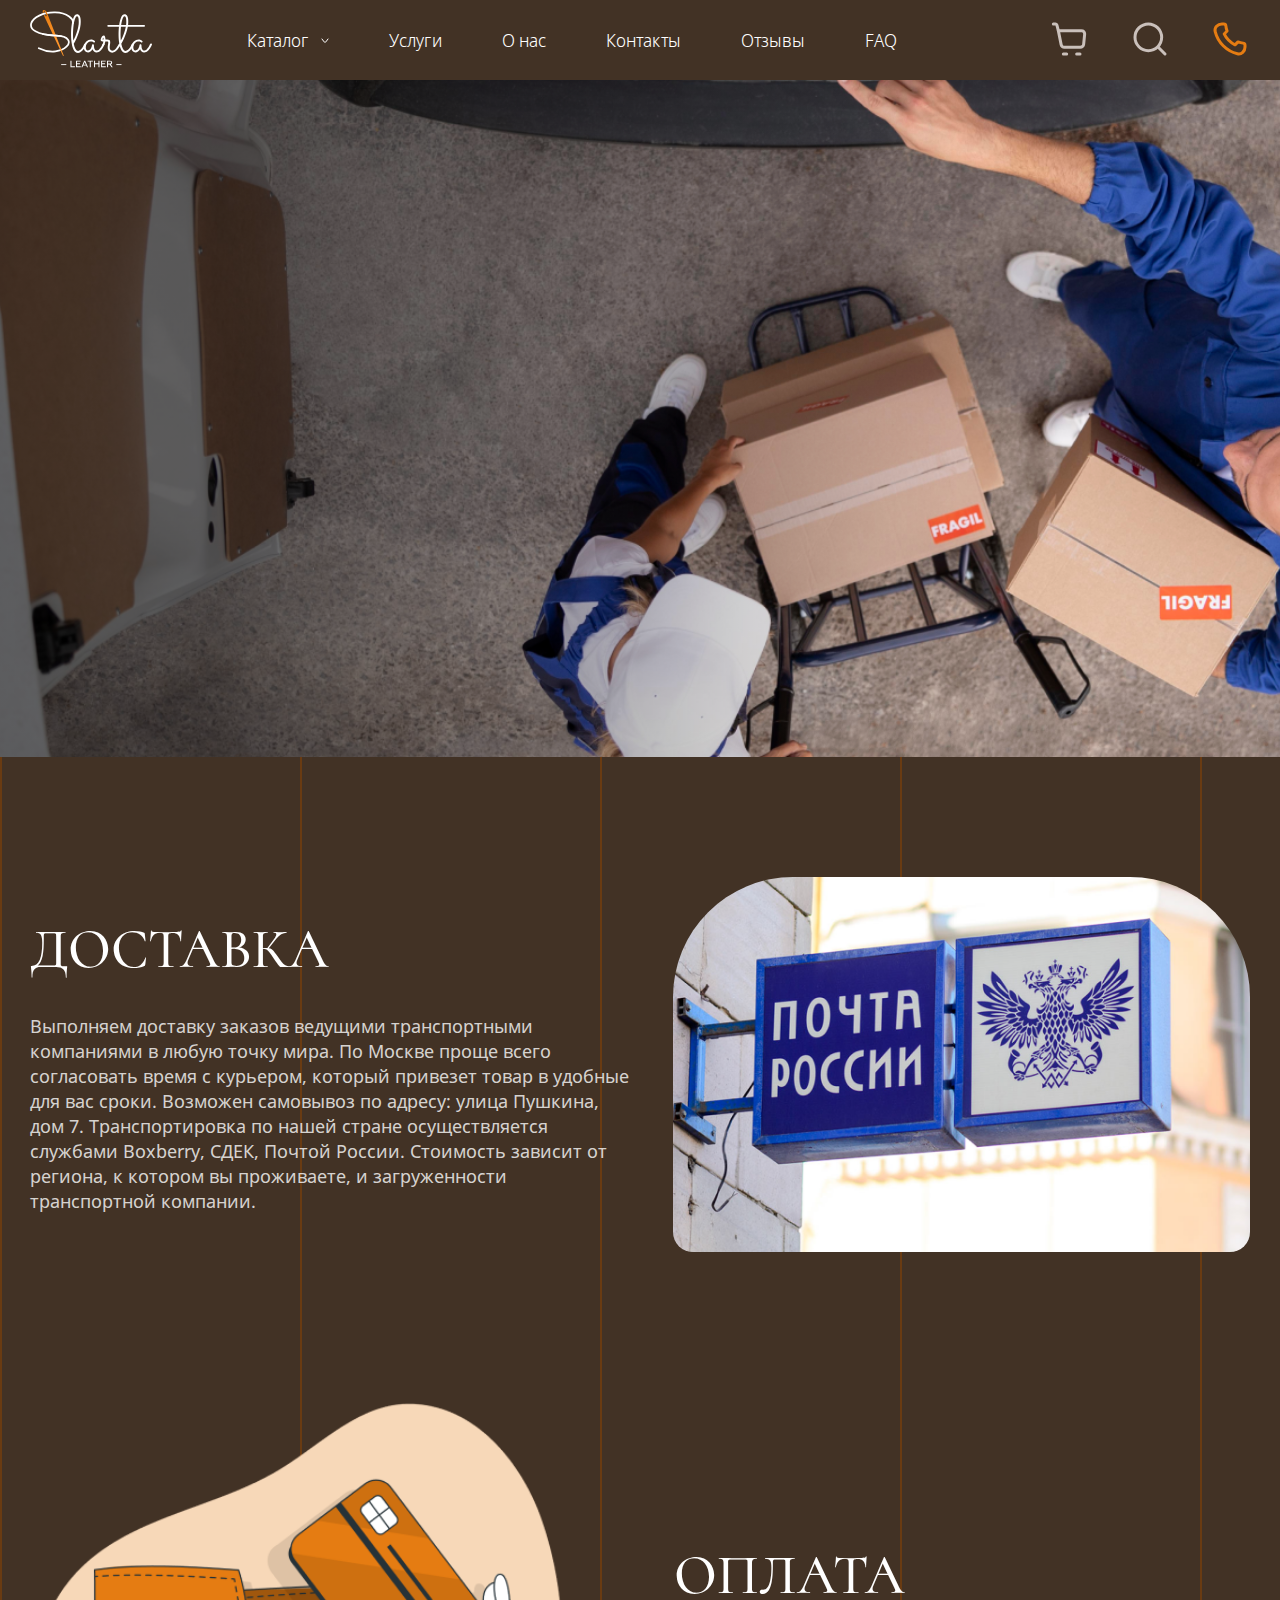
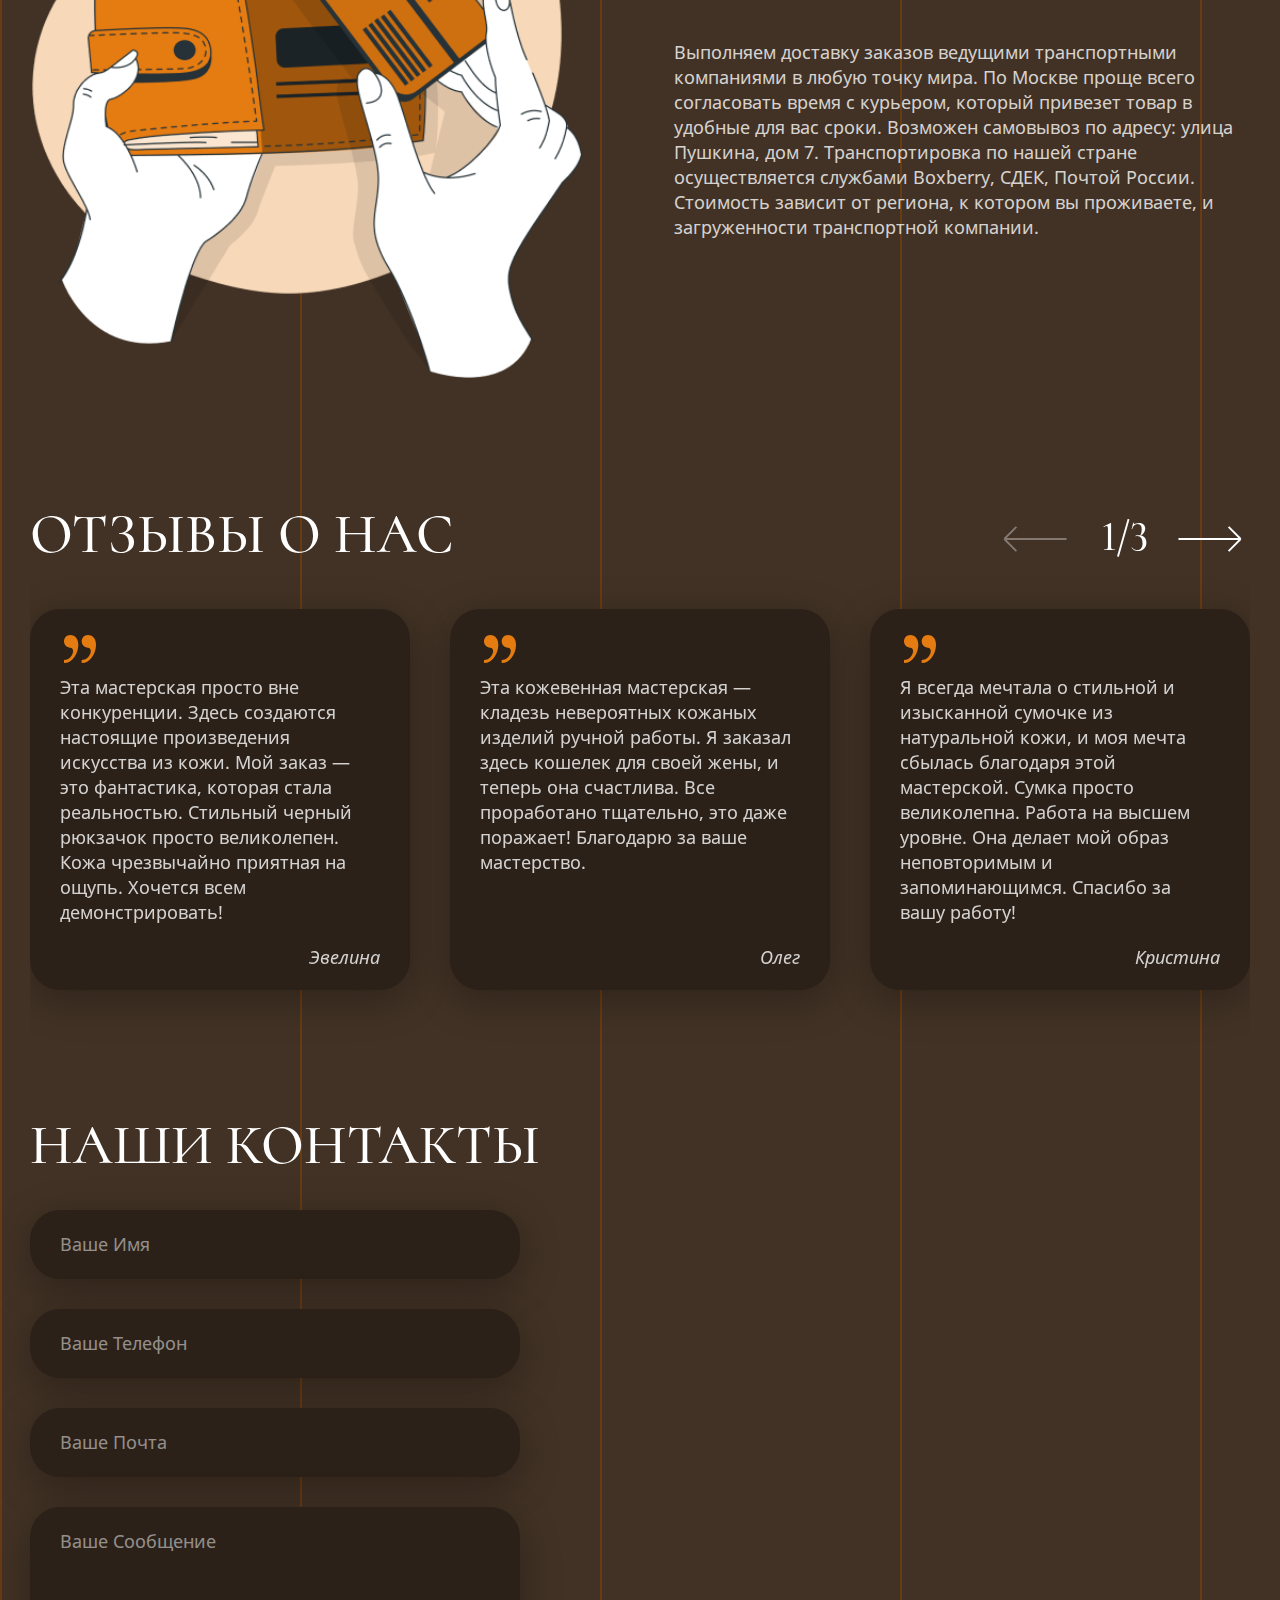
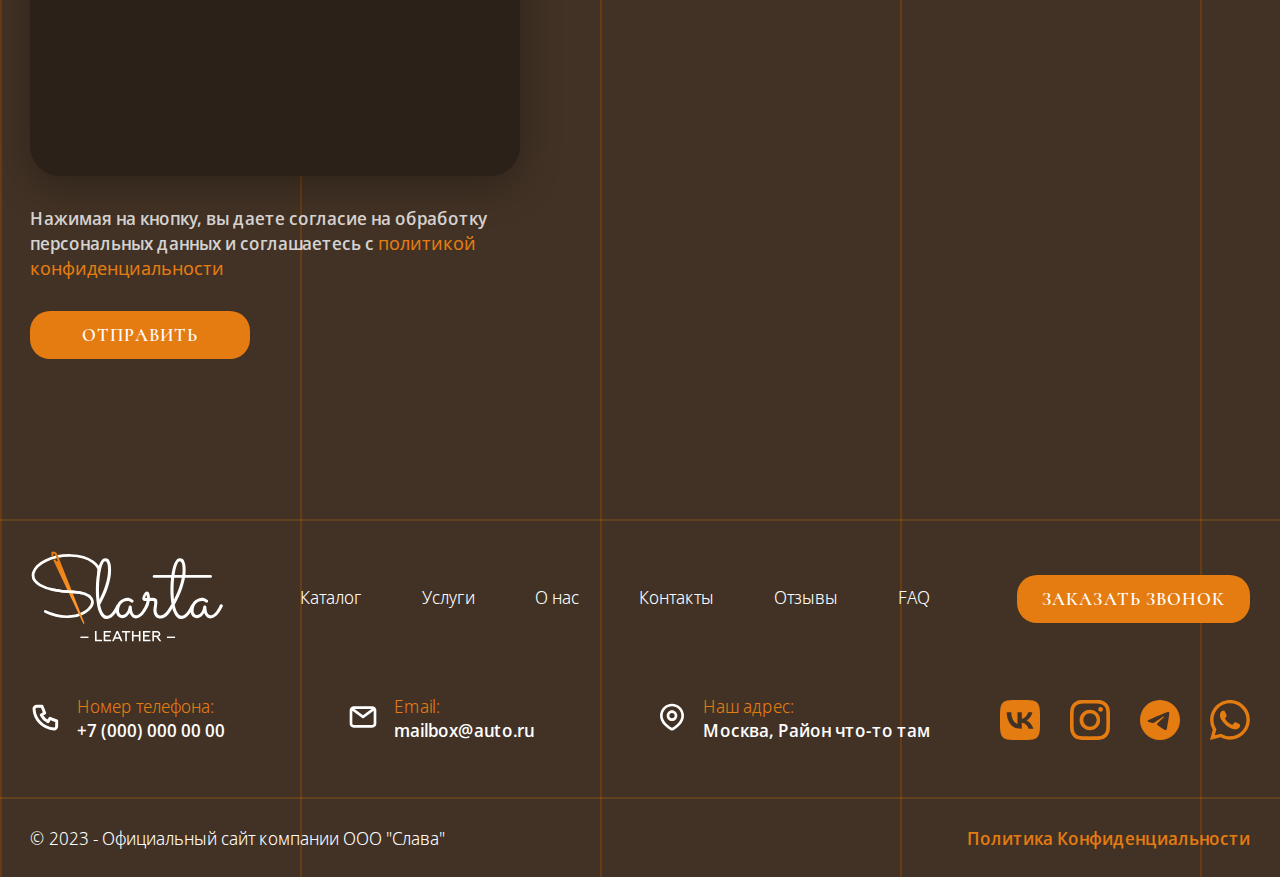
<file: delivery.html>
<!DOCTYPE html>
<html lang="en">
<head>
    <meta charset="UTF-8">
    <meta name="viewport" content="width=device-width, initial-scale=1.0">
    <title>Document</title>
    <link rel="stylesheet" href="https://cdn.jsdelivr.net/npm/swiper@11/swiper-bundle.min.css">
    <link rel="stylesheet" href="css/style.css">
</head>
<body>
    <div class="wrapper">
<header class="header">
    <div class="header__container _container">
        <div class="header__input-search" id="header__input-search">
            <div class="input-search__container">
                <input type="text" class="input-search" placeholder="Введите ваш запрос в поиск">
                <div class="input-search__icons icons-input">
                    <div class="icons-input__item">
                        <svg xmlns="http://www.w3.org/2000/svg" width="40" height="40" viewBox="0 0 40 40" fill="none">
                            <circle cx="20" cy="20" r="18" stroke="white" stroke-opacity="0.4" stroke-width="4"/>
                            <mask id="path-2-inside-1_543_2690" fill="white">
                              <path d="M20 1.9791C20 0.886073 20.8882 -0.0101556 21.9759 0.0978231C25.5299 0.450641 28.9377 1.75049 31.836 3.8783C35.268 6.39793 37.8063 9.94702 39.0816 14.0091C40.357 18.0712 40.3027 22.4342 38.9268 26.4633C37.7649 29.8659 35.7116 32.8803 32.997 35.2012C32.1663 35.9115 30.9252 35.6838 30.3004 34.787C29.6757 33.8901 29.9062 32.665 30.7194 31.9346C32.7509 30.11 34.2916 27.7889 35.181 25.1842C36.2846 21.9525 36.3281 18.4529 35.3052 15.1948C34.2823 11.9366 32.2463 9.08991 29.4935 7.06895C27.2749 5.44009 24.684 4.41614 21.9741 4.08012C20.8894 3.94561 20 3.07212 20 1.9791Z"/>
                            </mask>
                            <path d="M20 1.9791C20 0.886073 20.8882 -0.0101556 21.9759 0.0978231C25.5299 0.450641 28.9377 1.75049 31.836 3.8783C35.268 6.39793 37.8063 9.94702 39.0816 14.0091C40.357 18.0712 40.3027 22.4342 38.9268 26.4633C37.7649 29.8659 35.7116 32.8803 32.997 35.2012C32.1663 35.9115 30.9252 35.6838 30.3004 34.787C29.6757 33.8901 29.9062 32.665 30.7194 31.9346C32.7509 30.11 34.2916 27.7889 35.181 25.1842C36.2846 21.9525 36.3281 18.4529 35.3052 15.1948C34.2823 11.9366 32.2463 9.08991 29.4935 7.06895C27.2749 5.44009 24.684 4.41614 21.9741 4.08012C20.8894 3.94561 20 3.07212 20 1.9791Z" stroke="#E57C12" stroke-width="8" mask="url(#path-2-inside-1_543_2690)"/>
                          </svg>
                    </div>
                    <div class="icons-input__item" id="input-icon-cross">
                        <svg xmlns="http://www.w3.org/2000/svg" width="40" height="40" viewBox="0 0 40 40" fill="none">
                            <path d="M33.3337 33.3334L6.66699 6.66675M33.3337 6.66675L6.66699 33.3334" stroke="white" stroke-opacity="0.4" stroke-width="4" stroke-linecap="round"/>
                          </svg>
                    </div>
                </div>
            </div>
        </div>
        <a href="" class="header__logo logo">
            <svg width="122" height="58" viewBox="0 0 122 58" fill="none" xmlns="http://www.w3.org/2000/svg">
                <path d="M91.5035 55.0654H86.3516V54.1649H91.5035V55.0654Z" fill="white"/>
                <path d="M78.0514 57.1725H77.0303V50.6746H79.9915C80.6598 50.6746 81.1827 50.8448 81.5602 51.1852C81.9439 51.5317 82.1358 51.9773 82.1358 52.5219C82.1358 52.9736 82.0089 53.3604 81.7552 53.6822C81.5076 53.9978 81.1642 54.2082 80.7248 54.3134L82.767 57.1725H81.5324L79.5737 54.4248H78.0514V57.1725ZM78.0514 51.6122V53.5244H79.9265C80.2978 53.5244 80.5856 53.4409 80.7898 53.2738C81.0002 53.1067 81.1054 52.8684 81.1054 52.559C81.1054 52.262 81.0002 52.0299 80.7898 51.8628C80.5856 51.6957 80.2978 51.6122 79.9265 51.6122H78.0514Z" fill="white"/>
                <path d="M75.827 57.1725H71.0835V50.6746H75.7063V51.6122H72.1046V53.2367H75.0379V54.1742H72.1046V56.235H75.827V57.1725Z" fill="white"/>
                <path d="M65.0611 57.1725H64.04V50.6746H65.0611V53.2367H68.4493V50.6746H69.4704V57.1725H68.4493V54.1742H65.0611V57.1725Z" fill="white"/>
                <path d="M57.6104 51.6122V50.6746H62.9293V51.6122H60.7758V57.1725H59.7547V51.6122H57.6104Z" fill="white"/>
                <path d="M52.4484 57.1726H51.3623L54.2028 50.6375H55.1868L58.0273 57.1726H56.9319L56.2264 55.5574H53.1446L52.4484 57.1726ZM54.6855 51.9278L53.4973 54.657H55.8737L54.6855 51.9278Z" fill="white"/>
                <path d="M50.762 57.1725H46.0186V50.6746H50.6413V51.6122H47.0397V53.2367H49.973V54.1742H47.0397V56.235H50.762V57.1725Z" fill="white"/>
                <path d="M44.9362 57.1725H40.4526V50.6746H41.483V56.235H44.9362V57.1725Z" fill="white"/>
                <path d="M36.3238 55.0654H31.1719V54.1649H36.3238V55.0654Z" fill="white"/>
                <path d="M121.922 34.8722C121.853 35.0108 121.705 35.3055 121.48 35.7562C121.272 36.1896 120.995 36.6923 120.648 37.2643C120.319 37.8363 119.929 38.4343 119.478 39.0584C119.027 39.6824 118.525 40.2544 117.97 40.7745C117.415 41.2945 116.817 41.7279 116.176 42.0745C115.534 42.4039 114.858 42.5686 114.148 42.5686C113.142 42.5686 112.293 42.2479 111.6 41.6065C110.923 40.9651 110.429 40.1591 110.117 39.1884C109.528 40.1764 108.826 40.9651 108.011 41.5545C107.197 42.1265 106.382 42.4126 105.567 42.4126C104.926 42.4126 104.345 42.2999 103.825 42.0745C103.305 41.8319 102.863 41.5025 102.499 41.0865C102.135 40.6531 101.849 40.1504 101.641 39.5784C101.45 39.0064 101.355 38.3823 101.355 37.7063C101.355 36.3542 101.58 35.1668 102.031 34.1441C102.499 33.1041 103.088 32.2373 103.799 31.544C104.51 30.8506 105.29 30.3306 106.139 29.9839C107.006 29.6372 107.838 29.4639 108.635 29.4639C109.173 29.4639 109.667 29.5419 110.117 29.6979C110.568 29.8366 110.949 29.9926 111.262 30.1659C111.591 30.3392 111.842 30.5039 112.016 30.6599C112.189 30.7986 112.284 30.8766 112.302 30.8939C112.492 31.1193 112.588 31.3533 112.588 31.596C112.588 31.856 112.492 32.09 112.302 32.298C112.111 32.4887 111.886 32.584 111.626 32.584C111.348 32.584 111.114 32.4887 110.923 32.298C110.889 32.2633 110.811 32.2027 110.689 32.116C110.568 32.012 110.403 31.908 110.195 31.804C109.987 31.7 109.736 31.6133 109.441 31.544C109.164 31.4573 108.843 31.414 108.479 31.414C107.942 31.414 107.37 31.5353 106.763 31.778C106.157 32.0207 105.602 32.402 105.099 32.9221C104.596 33.4247 104.172 34.0661 103.825 34.8462C103.496 35.6089 103.331 36.5189 103.331 37.5763C103.331 37.9056 103.366 38.2437 103.435 38.5904C103.504 38.9197 103.626 39.2231 103.799 39.5004C103.972 39.7777 104.206 40.0031 104.501 40.1764C104.796 40.3498 105.16 40.4365 105.593 40.4365C105.905 40.4365 106.261 40.3324 106.659 40.1244C107.075 39.9164 107.465 39.5957 107.829 39.1624C108.211 38.729 108.549 38.183 108.843 37.5243C109.155 36.8656 109.372 36.0856 109.493 35.1842C109.528 34.9415 109.641 34.7421 109.831 34.5861C110.022 34.4128 110.247 34.3261 110.507 34.3261C110.75 34.3261 110.958 34.4215 111.132 34.6121C111.322 34.8028 111.426 35.0195 111.444 35.2622C111.461 35.5915 111.496 36.0596 111.548 36.6663C111.6 37.2556 111.712 37.845 111.886 38.4343C112.076 39.0237 112.354 39.5351 112.718 39.9684C113.082 40.4018 113.584 40.6185 114.226 40.6185C114.642 40.6185 115.049 40.5058 115.448 40.2804C115.864 40.0551 116.262 39.7604 116.644 39.3964C117.042 39.015 117.415 38.5904 117.762 38.1223C118.126 37.637 118.455 37.1516 118.75 36.6663C119.045 36.1809 119.305 35.7129 119.53 35.2622C119.755 34.8115 119.946 34.4215 120.102 34.0921C120.189 33.9014 120.31 33.7541 120.466 33.6501C120.639 33.5461 120.821 33.4941 121.012 33.4941C121.307 33.4941 121.541 33.6068 121.714 33.8321C121.905 34.0401 122 34.2655 122 34.5081C122 34.6295 121.974 34.7508 121.922 34.8722Z" fill="white"/>
                <path d="M103.565 34.9242C103.374 35.3229 103.131 35.7996 102.837 36.3543C102.559 36.8916 102.239 37.455 101.875 38.0443C101.511 38.6337 101.103 39.2231 100.653 39.8124C100.202 40.3845 99.7079 40.9045 99.1706 41.3725C98.6505 41.8232 98.0872 42.1872 97.4805 42.4646C96.8911 42.7593 96.2584 42.9066 95.5824 42.9066C94.5423 42.9066 93.6496 42.5859 92.9042 41.9446C92.1589 41.3032 91.5262 40.4625 91.0061 39.4224C90.4861 38.3824 90.0614 37.2036 89.7321 35.8862C89.4201 34.5515 89.1774 33.1994 89.004 31.83C88.8307 30.4433 88.7094 29.0999 88.64 27.7998C88.588 26.4997 88.562 25.347 88.562 24.3416C88.562 22.8855 88.6053 21.3775 88.692 19.8174C88.796 18.2573 88.952 16.7319 89.16 15.2411C89.3681 13.7504 89.6281 12.3377 89.9401 11.0029C90.2694 9.66818 90.6508 8.49811 91.0841 7.49273C91.5348 6.48734 92.0462 5.68996 92.6182 5.1006C93.1903 4.51124 93.8403 4.21655 94.5683 4.21655C95.1404 4.21655 95.6517 4.35523 96.1024 4.63257C96.5704 4.89259 96.9605 5.32595 97.2725 5.93264C97.5845 6.53934 97.8272 7.32805 98.0005 8.29877C98.1739 9.26949 98.2605 10.4569 98.2605 11.861C98.2605 13.5944 98.0785 15.3885 97.7145 17.2432C97.3505 19.0807 96.8565 20.9354 96.2324 22.8075C95.6084 24.6796 94.8717 26.5517 94.0223 28.4238C93.1729 30.2786 92.2629 32.09 91.2922 33.8581C91.7255 36.0596 92.3062 37.793 93.0342 39.0584C93.7623 40.3065 94.6377 40.9305 95.6604 40.9305C96.3538 40.9305 97.0211 40.6618 97.6625 40.1245C98.3039 39.5698 98.8932 38.9197 99.4306 38.1744C99.968 37.429 100.436 36.6749 100.835 35.9122C101.251 35.1322 101.571 34.5082 101.797 34.0401C101.883 33.8668 102.005 33.7368 102.161 33.6501C102.317 33.5461 102.49 33.4941 102.681 33.4941C102.975 33.4941 103.209 33.5981 103.383 33.8061C103.573 34.0141 103.669 34.2481 103.669 34.5082C103.669 34.6122 103.634 34.7508 103.565 34.9242ZM90.5381 24.4716C90.5381 25.581 90.5641 26.6471 90.6161 27.6698C90.6681 28.6925 90.7375 29.6719 90.8241 30.608C91.5522 29.2039 92.2455 27.7131 92.9042 26.1357C93.5629 24.541 94.1436 22.9375 94.6463 21.3255C95.149 19.696 95.5477 18.084 95.8424 16.4892C96.1544 14.8771 96.3104 13.343 96.3104 11.887C96.3104 9.84152 96.1457 8.37677 95.8164 7.49273C95.487 6.60868 95.045 6.16666 94.4903 6.16666C94.1263 6.16666 93.771 6.418 93.4243 6.9207C93.0949 7.42339 92.7829 8.10809 92.4882 8.97481C92.1935 9.84152 91.9249 10.8642 91.6822 12.043C91.4395 13.2217 91.2315 14.4871 91.0581 15.8392C90.9021 17.1912 90.7721 18.604 90.6681 20.0774C90.5815 21.5508 90.5381 23.0156 90.5381 24.4716Z" fill="white"/>
                <path d="M75.3272 31.44C75.2579 31.908 75.1712 32.35 75.0672 32.766C74.9632 33.1647 74.8592 33.5201 74.7552 33.8321C74.6685 34.1268 74.5905 34.3695 74.5212 34.5601C74.4518 34.7508 74.4085 34.8548 74.3912 34.8722C74.2178 35.2708 73.9145 35.4702 73.4811 35.4702C73.2384 35.4702 73.0131 35.3835 72.8051 35.2102C72.5971 35.0195 72.4931 34.7855 72.4931 34.5081C72.4931 34.4041 72.5104 34.3261 72.5451 34.2741C72.5797 34.2221 72.6317 34.1181 72.7011 33.9621C72.7704 33.8061 72.8571 33.5461 72.9611 33.1821C73.0651 32.818 73.1951 32.2547 73.3511 31.492C73.0564 31.492 72.7531 31.4833 72.4411 31.466C72.1291 31.4486 71.843 31.388 71.583 31.284C71.3057 31.18 71.0803 31.0153 70.907 30.7899C70.7336 30.5646 70.647 30.2526 70.647 29.8539C70.647 29.5592 70.7336 29.1605 70.907 28.6578C71.063 28.1551 71.2797 27.6611 71.557 27.1757C71.8344 26.6904 72.1464 26.2744 72.4931 25.9277C72.8398 25.5637 73.1864 25.3817 73.5331 25.3817C73.9318 25.3817 74.2525 25.529 74.4952 25.8237C74.7552 26.1184 74.9545 26.4824 75.0932 26.9157C75.2319 27.3318 75.3272 27.7738 75.3792 28.2418C75.4486 28.7098 75.4832 29.1172 75.4832 29.4639C75.7779 29.4639 76.0639 29.4639 76.3413 29.4639C76.636 29.4465 76.9133 29.4379 77.1733 29.4379C78.1614 29.4379 78.9154 29.6545 79.4354 30.0879C79.9555 30.5213 80.2155 31.232 80.2155 32.22C80.2155 32.6187 80.1895 33.0347 80.1375 33.4681C80.0855 33.9014 80.0248 34.3521 79.9555 34.8202C79.8861 35.2708 79.8255 35.7215 79.7735 36.1722C79.7215 36.6229 79.6955 37.0649 79.6955 37.4983C79.6955 38.1223 79.7821 38.6424 79.9555 39.0584C80.1288 39.4571 80.3455 39.7778 80.6055 40.0204C80.8655 40.2631 81.1429 40.4365 81.4375 40.5405C81.7322 40.6271 82.0009 40.6705 82.2436 40.6705C82.989 40.6705 83.691 40.4278 84.3497 39.9424C85.0084 39.4571 85.6151 38.8764 86.1698 38.2003C86.7245 37.507 87.2185 36.7789 87.6519 36.0162C88.1026 35.2535 88.4753 34.5861 88.7699 34.0141C88.8566 33.8581 88.9779 33.7368 89.134 33.6501C89.29 33.5634 89.4546 33.5201 89.628 33.5201C89.94 33.5201 90.1827 33.6241 90.356 33.8321C90.5294 34.0228 90.616 34.2395 90.616 34.4821C90.616 34.6555 90.5814 34.8115 90.512 34.9502C90.1133 35.6609 89.6453 36.4669 89.108 37.3683C88.5879 38.2523 87.9899 39.0844 87.3139 39.8644C86.6378 40.6445 85.8751 41.3032 85.0257 41.8405C84.1937 42.3779 83.275 42.6466 82.2696 42.6466C81.6456 42.6466 81.0562 42.5252 80.5015 42.2826C79.9468 42.0572 79.4614 41.7279 79.0454 41.2945C78.6467 40.8438 78.326 40.2978 78.0834 39.6564C77.8407 38.9977 77.7193 38.261 77.7193 37.4463C77.7193 36.5796 77.806 35.7215 77.9794 34.8722C78.1527 34.0054 78.2394 33.1821 78.2394 32.402C78.2394 32.0727 78.1614 31.83 78.0054 31.674C77.8667 31.5006 77.546 31.414 77.0433 31.414C76.8006 31.414 76.532 31.414 76.2373 31.414C75.9599 31.414 75.6566 31.4226 75.3272 31.44ZM73.5851 29.5159C73.5851 29.3945 73.5765 29.2385 73.5591 29.0478C73.5591 28.8398 73.5418 28.6405 73.5071 28.4498C73.4898 28.2591 73.4551 28.0945 73.4031 27.9558C73.3685 27.8171 73.3251 27.7478 73.2731 27.7478C73.2211 27.7478 73.1518 27.8171 73.0651 27.9558C72.9958 28.0771 72.9178 28.2331 72.8311 28.4238C72.7444 28.5972 72.6664 28.7878 72.5971 28.9958C72.5277 29.2039 72.4757 29.3772 72.4411 29.5159H73.5851Z" fill="white"/>
                <path d="M74.3918 34.8722C74.3225 35.0108 74.1751 35.3055 73.9498 35.7562C73.7418 36.1896 73.4644 36.6923 73.1177 37.2643C72.7884 37.8363 72.3984 38.4343 71.9477 39.0584C71.497 39.6824 70.9943 40.2544 70.4396 40.7745C69.8849 41.2945 69.2869 41.7279 68.6455 42.0745C68.0041 42.4039 67.3281 42.5686 66.6174 42.5686C65.612 42.5686 64.7626 42.2479 64.0693 41.6065C63.3932 40.9651 62.8992 40.1591 62.5872 39.1884C61.9978 40.1764 61.2958 40.9651 60.4811 41.5545C59.6664 42.1265 58.8516 42.4126 58.0369 42.4126C57.3956 42.4126 56.8149 42.2999 56.2948 42.0745C55.7748 41.8319 55.3328 41.5025 54.9688 41.0865C54.6047 40.6531 54.3187 40.1504 54.1107 39.5784C53.92 39.0064 53.8247 38.3823 53.8247 37.7063C53.8247 36.3542 54.0501 35.1668 54.5007 34.1441C54.9688 33.1041 55.5581 32.2373 56.2688 31.544C56.9795 30.8506 57.7596 30.3306 58.609 29.9839C59.4757 29.6372 60.3077 29.4639 61.1051 29.4639C61.6425 29.4639 62.1365 29.5419 62.5872 29.6979C63.0379 29.8366 63.4192 29.9926 63.7312 30.1659C64.0606 30.3392 64.3119 30.5039 64.4853 30.6599C64.6586 30.7986 64.754 30.8766 64.7713 30.8939C64.962 31.1193 65.0573 31.3533 65.0573 31.596C65.0573 31.856 64.962 32.09 64.7713 32.298C64.5806 32.4887 64.3553 32.584 64.0953 32.584C63.8179 32.584 63.5839 32.4887 63.3932 32.298C63.3585 32.2633 63.2805 32.2027 63.1592 32.116C63.0379 32.012 62.8732 31.908 62.6652 31.804C62.4572 31.7 62.2058 31.6133 61.9111 31.544C61.6338 31.4573 61.3131 31.414 60.9491 31.414C60.4117 31.414 59.8397 31.5353 59.233 31.778C58.6263 32.0207 58.0716 32.402 57.5689 32.9221C57.0662 33.4247 56.6415 34.0661 56.2948 34.8462C55.9655 35.6089 55.8008 36.5189 55.8008 37.5763C55.8008 37.9056 55.8355 38.2437 55.9048 38.5904C55.9742 38.9197 56.0955 39.2231 56.2688 39.5004C56.4422 39.7777 56.6762 40.0031 56.9709 40.1764C57.2656 40.3498 57.6296 40.4365 58.0629 40.4365C58.3749 40.4365 58.7303 40.3324 59.129 40.1244C59.545 39.9164 59.935 39.5957 60.2991 39.1624C60.6804 38.729 61.0184 38.183 61.3131 37.5243C61.6251 36.8656 61.8418 36.0856 61.9631 35.1842C61.9978 34.9415 62.1105 34.7421 62.3012 34.5861C62.4918 34.4128 62.7172 34.3261 62.9772 34.3261C63.2199 34.3261 63.4279 34.4215 63.6012 34.6121C63.7919 34.8028 63.8959 35.0195 63.9132 35.2622C63.9306 35.5915 63.9652 36.0596 64.0173 36.6663C64.0693 37.2556 64.1819 37.845 64.3553 38.4343C64.5459 39.0237 64.8233 39.5351 65.1873 39.9684C65.5513 40.4018 66.054 40.6185 66.6954 40.6185C67.1114 40.6185 67.5188 40.5058 67.9175 40.2804C68.3335 40.0551 68.7322 39.7604 69.1135 39.3964C69.5122 39.015 69.8849 38.5904 70.2316 38.1223C70.5956 37.637 70.925 37.1516 71.2196 36.6663C71.5143 36.1809 71.7743 35.7129 71.9997 35.2622C72.225 34.8115 72.4157 34.4215 72.5717 34.0921C72.6584 33.9014 72.7797 33.7541 72.9357 33.6501C73.1091 33.5461 73.2911 33.4941 73.4818 33.4941C73.7764 33.4941 74.0104 33.6068 74.1838 33.8321C74.3745 34.0401 74.4698 34.2655 74.4698 34.5081C74.4698 34.6295 74.4438 34.7508 74.3918 34.8722Z" fill="white"/>
                <path d="M56.0345 34.9242C55.8439 35.3229 55.6012 35.7996 55.3065 36.3543C55.0291 36.8916 54.7085 37.455 54.3444 38.0443C53.9804 38.6337 53.5731 39.2231 53.1224 39.8124C52.6717 40.3845 52.1777 40.9045 51.6403 41.3725C51.1203 41.8232 50.5569 42.1872 49.9502 42.4646C49.3608 42.7593 48.7281 42.9066 48.0521 42.9066C47.0121 42.9066 46.1193 42.5859 45.374 41.9446C44.6286 41.3032 43.9959 40.4625 43.4759 39.4224C42.9558 38.3824 42.5312 37.2036 42.2018 35.8862C41.8898 34.5515 41.6471 33.1994 41.4738 31.83C41.3004 30.4433 41.1791 29.0999 41.1097 27.7998C41.0577 26.4997 41.0317 25.347 41.0317 24.3416C41.0317 22.8855 41.0751 21.3775 41.1617 19.8174C41.2658 18.2573 41.4218 16.7319 41.6298 15.2411C41.8378 13.7504 42.0978 12.3377 42.4098 11.0029C42.7392 9.66818 43.1205 8.49811 43.5539 7.49273C44.0046 6.48734 44.5159 5.68996 45.088 5.1006C45.66 4.51124 46.31 4.21655 47.0381 4.21655C47.6101 4.21655 48.1214 4.35523 48.5721 4.63257C49.0402 4.89259 49.4302 5.32595 49.7422 5.93264C50.0542 6.53934 50.2969 7.32805 50.4702 8.29877C50.6436 9.26949 50.7303 10.4569 50.7303 11.861C50.7303 13.5944 50.5482 15.3885 50.1842 17.2432C49.8202 19.0807 49.3262 20.9354 48.7021 22.8075C48.0781 24.6796 47.3414 26.5517 46.492 28.4238C45.6426 30.2786 44.7326 32.09 43.7619 33.8581C44.1952 36.0596 44.7759 37.793 45.504 39.0584C46.232 40.3065 47.1074 40.9305 48.1301 40.9305C48.8235 40.9305 49.4909 40.6618 50.1322 40.1245C50.7736 39.5698 51.363 38.9197 51.9003 38.1744C52.4377 37.429 52.9057 36.6749 53.3044 35.9122C53.7204 35.1322 54.0411 34.5082 54.2664 34.0401C54.3531 33.8668 54.4745 33.7368 54.6305 33.6501C54.7865 33.5461 54.9598 33.4941 55.1505 33.4941C55.4452 33.4941 55.6792 33.5981 55.8525 33.8061C56.0432 34.0141 56.1385 34.2481 56.1385 34.5082C56.1385 34.6122 56.1039 34.7508 56.0345 34.9242ZM43.0078 24.4716C43.0078 25.581 43.0338 26.6471 43.0858 27.6698C43.1379 28.6925 43.2072 29.6719 43.2939 30.608C44.0219 29.2039 44.7153 27.7131 45.374 26.1357C46.0327 24.541 46.6134 22.9375 47.1161 21.3255C47.6188 19.696 48.0174 18.084 48.3121 16.4892C48.6241 14.8771 48.7802 13.343 48.7802 11.887C48.7802 9.84152 48.6155 8.37677 48.2861 7.49273C47.9568 6.60868 47.5147 6.16666 46.9601 6.16666C46.596 6.16666 46.2407 6.418 45.894 6.9207C45.5646 7.42339 45.2526 8.10809 44.9579 8.97481C44.6633 9.84152 44.3946 10.8642 44.1519 12.043C43.9092 13.2217 43.7012 14.4871 43.5279 15.8392C43.3719 17.1912 43.2419 18.604 43.1379 20.0774C43.0512 21.5508 43.0078 23.0156 43.0078 24.4716Z" fill="white"/>
                <path d="M42.7891 13.2091C43.8528 9.43805 37.8577 2.80355 25.0599 2.48792C0.693004 1.88697 -14.3917 24.2235 26.2202 25.6739C52.6182 26.6167 32.8924 50.041 8.81499 38.1684" stroke="white" stroke-width="1.74051" stroke-linecap="round"/>
                <path fill-rule="evenodd" clip-rule="evenodd" d="M17.5606 4.33269L33.715 45.4337C33.7921 45.6299 33.7086 45.8526 33.5215 45.9497C33.3145 46.0572 33.0596 45.9713 32.9598 45.7605L14.0028 5.72117C13.9434 5.59565 13.8819 5.46285 13.8196 5.32422L15.1115 4.88084L15.6382 5.93411C15.7332 6.12419 15.9307 6.23659 16.1411 6.22036C16.5066 6.19216 16.7413 5.80367 16.5991 5.46224L15.0629 1.77413C14.9366 1.47081 14.6122 1.30907 14.2957 1.39156C13.8767 1.50076 13.6606 1.979 13.8548 2.36736L13.9666 2.59104L12.9364 2.9446C12.5142 1.40839 12.502 0.00657953 13.8285 -0.00853832C15.8613 -0.0317071 16.68 2.07155 17.4281 3.99331L17.4281 3.99338C17.4724 4.10728 17.5165 4.22054 17.5606 4.33269Z" fill="url(#paint0_linear_541_1180)"/>
                <mask id="mask0_541_1180" style="mask-type:alpha" maskUnits="userSpaceOnUse" x="12" y="18" width="21" height="12">
                <rect x="12.0234" y="18.7208" width="20.3059" height="11.0232" fill="#D9D9D9"/>
                </mask>
                <g mask="url(#mask0_541_1180)">
                <path d="M42.7891 13.2091C43.8528 9.43805 37.8577 2.80355 25.0599 2.48792C0.693004 1.88697 -14.3917 24.2235 26.2202 25.6739C52.6182 26.6167 32.8924 50.041 8.81499 38.1684" stroke="white" stroke-width="1.74051" stroke-linecap="round"/>
                </g>
                <path d="M78.1626 15.8199H114.133" stroke="white" stroke-width="1.74051" stroke-linecap="round"/>
                <defs>
                <linearGradient id="paint0_linear_541_1180" x1="15.9552" y1="-0.00872794" x2="32.8531" y2="46.228" gradientUnits="userSpaceOnUse">
                <stop offset="0.0392035" stop-color="#E57C12"/>
                <stop offset="0.644113" stop-color="#FF9529"/>
                </linearGradient>
                </defs>
                </svg>
                
        </a>
        <div class="header__body">
        <nav class="header__menu menu" id="header__menu">
            <div class="icon__cross" id="icon__cross">
                <svg width="40" height="40" viewBox="0 0 40 40" fill="none" xmlns="http://www.w3.org/2000/svg">
                    <path d="M33.3337 33.3334L6.66699 6.66675M33.3337 6.66675L6.66699 33.3334" stroke="white" stroke-opacity="0.6" stroke-width="3" stroke-linecap="round"/>
                    </svg>                    
            </div>
            <ul class="menu__list">
                <li class="menu__item menu-catalog" id="menu-catalog">
                    <a href="#" class="menu__link " id="menu-catalog__text"><span>Каталог </span><svg class="svg-arrow" xmlns="http://www.w3.org/2000/svg" width="8" height="5" viewBox="0 0 8 5" fill="none">
                        <path d="M1 1L3.2 3.93333C3.6 4.46667 4.4 4.46667 4.8 3.93333L7 1" stroke="white" stroke-linecap="round"/>
                        </svg></a>
                    <ul class="menu-catalog__list" id="menu-catalog__list">
                        <li class="menu-catalog__item">
                            <a href="" class="menu-catalog__link">
                                <div class="menu-catalog__img">
                                    <img src="img/header/1.png" alt="Ремни">
                                </div>
                                <div class="menu-catalog__title">РЕМНИ</div>
                            </a>
                        </li>
                        <li class="menu-catalog__item">
                            <a href="" class="menu-catalog__link">
                                <div class="menu-catalog__img">
                                    <img src="img/header/2.png" alt="Сумки и рюкзаки">
                                </div>
                                <div class="menu-catalog__title">СУМКИ И РЮКЗАКИ</div>
                            </a>
                        </li>
                        <li class="menu-catalog__item">
                            <a href="" class="menu-catalog__link">
                                <div class="menu-catalog__img">
                                    <img src="img/header/3.png" alt="Папки и обложки">
                                </div>
                                <div class="menu-catalog__title">ПАПКИ И ОБЛОЖКИ</div>
                            </a>
                        </li>
                        <li class="menu-catalog__item">
                            <a href="" class="menu-catalog__link">
                                <div class="menu-catalog__img">
                                    <img src="img/header/4.png" alt="Кошельки, Ключницы и Портмоне">
                                </div>
                                <div class="menu-catalog__title">КОШЕЛЬКИ, КЛЮЧНИЦЫ И ПОРТМОНЕ</div>
                            </a>
                        </li>
                        <li class="menu-catalog__item">
                            <a href="" class="menu-catalog__link">
                                <div class="menu-catalog__img">
                                    <img src="img/header/5.png" alt="Аксессуары">
                                </div>
                                <div class="menu-catalog__title">АКСЕССУАРЫ</div>
                            </a>
                        </li>
                        <li class="menu-catalog__item">
                            <a href="" class="menu-catalog__link">
                                <div class="menu-catalog__img">
                                    <img src="img/header/6.png" alt="Готовые изаделия в наличии">
                                </div>
                                <div class="menu-catalog__title">ГОТОВЫЕ ИЗДЕЛИЯ В НАЛИЧИИ</div>
                            </a>
                        </li>
                        
                    </ul>
                </li>
                <li class="menu__item">
                    <a href="#" class="menu__link">Услуги</a>
                </li>
                <li class="menu__item">
                    <a href="#" class="menu__link">О нас</a>
                </li>
                <li class="menu__item">
                    <a href="#" class="menu__link">Контакты</a>
                </li>
                <li class="menu__item">
                    <a href="#" class="menu__link">Отзывы</a>
                </li>
                <li class="menu__item">
                    <a href="#" class="menu__link">FAQ</a>
                </li>
            </ul>
        </nav>
        <div class="header__side-menu side-menu">
            <ul class="side-menu__list">
                <li class="side-menu__item">
                    <a href="" class="side-menu__link">
                        <svg width="40" height="40" viewBox="0 0 40 40" fill="none" xmlns="http://www.w3.org/2000/svg">
                            <path d="M8.3335 11.6667H31.3168C31.7825 11.6667 32.2431 11.7643 32.6687 11.9532C33.0944 12.1421 33.4758 12.418 33.7883 12.7633C34.1007 13.1086 34.3374 13.5156 34.483 13.958C34.6286 14.4003 34.6798 14.8683 34.6335 15.3317L33.6335 25.3317C33.5512 26.1542 33.1663 26.9168 32.5534 27.4715C31.9406 28.0261 31.1434 28.3333 30.3168 28.3333H14.4002C13.6293 28.3336 12.8821 28.0667 12.2859 27.5781C11.6897 27.0894 11.2813 26.4093 11.1302 25.6533L8.3335 11.6667Z" stroke="#CAC0BB" stroke-width="3" stroke-linejoin="round"/>
                            <path d="M8.3335 11.6667L6.9835 6.26167C6.89321 5.90126 6.68508 5.58135 6.39218 5.35276C6.09927 5.12417 5.73838 5.00001 5.36683 5H3.3335M13.3335 35H16.6668M26.6668 35H30.0002" stroke="#CAC0BB" stroke-width="3" stroke-linecap="round" stroke-linejoin="round"/>
                            </svg>                            
                    </a>
                </li>
                <li class="side-menu__item" id="icon-search">
                    <div class="side-menu__link">
                        <svg width="40" height="40" viewBox="0 0 40 40" fill="none" xmlns="http://www.w3.org/2000/svg">
                            <path d="M34.9999 35L27.7615 27.7617M27.7615 27.7617C28.9997 26.5235 29.9818 25.0536 30.6519 23.4359C31.322 21.8182 31.6669 20.0843 31.6669 18.3333C31.6669 16.5823 31.322 14.8485 30.6519 13.2308C29.9818 11.613 28.9997 10.1432 27.7615 8.90501C26.5234 7.66686 25.0535 6.68471 23.4358 6.01463C21.818 5.34455 20.0842 4.99966 18.3332 4.99966C16.5822 4.99966 14.8483 5.34455 13.2306 6.01463C11.6129 6.68471 10.143 7.66686 8.90485 8.90501C6.40431 11.4056 4.99951 14.797 4.99951 18.3333C4.99951 21.8697 6.40431 25.2611 8.90485 27.7617C11.4054 30.2622 14.7969 31.667 18.3332 31.667C21.8695 31.667 25.261 30.2622 27.7615 27.7617Z" stroke="#CAC0BB" stroke-width="3" stroke-linecap="round" stroke-linejoin="round"/>
                            </svg>                            
                    </div>
                </li>
                <li class="side-menu__item">
                    <a href="" class="side-menu__link">
                        <svg width="40" height="40" viewBox="0 0 40 40" fill="none" xmlns="http://www.w3.org/2000/svg">
                            <path d="M5.18576 12.6141C6.55707 17.9644 9.34114 22.8478 13.2467 26.7533C17.1522 30.6589 22.0356 33.4429 27.3859 34.8142C31.5025 35.8621 35 32.3223 35 28.0731V26.1503C35 25.0889 34.1367 24.2372 33.0811 24.1314C31.3304 23.9588 29.6119 23.5454 27.9743 22.9028L25.0517 25.8254C20.293 23.5443 16.4557 19.707 14.1746 14.9483L17.0972 12.0257C16.4539 10.3882 16.0398 8.66971 15.8667 6.91891C15.7628 5.86139 14.9111 5 13.8497 5H11.9269C7.67765 5 4.13786 8.49749 5.18576 12.6141Z" stroke="#E57C12" stroke-width="3" stroke-linecap="round" stroke-linejoin="round"/>
                            </svg>                            
                    </a>
                </li>
            </ul>
        </div>
        <div class="icon-menu" id="icon-menu">
            <svg width="40" height="40" viewBox="0 0 40 40" fill="none" xmlns="http://www.w3.org/2000/svg">
                <path d="M7 19.5H33M7 7H33M7 32H33" stroke="#CAC0BB" stroke-width="3" stroke-linecap="round" stroke-linejoin="round"/>
                </svg>                
        </div>
        </div>
    </div>
</header>      <main class="page">
<section class="page__main-block main-block">
    <div class="main-block__container _container">
        <div class="main-block__body">
        <h1 class="main-block__title block-title">ДОСТАВКА И ОПЛАТА ТОВАРА ОТ ”SLARTA“</h1>
        <p class="main-block__text block-text">Lorem ipsum dolor sit amet, consectetur adipiscing elit, sed do eiusmod tempor incididunt ut labore et dolore magna aliqua. Ut enim ad minim veniam, quis nostrud exercitation ullamco laboris nisi ut aliquip ex ea commodo consequat.</p>
        <div class="main-block__buttons">
            <a href="#" class="main-block__button_orange button-orange">НАШ КАТАЛОГ</a>
            <a href="#" class="main-block__button_borrow button-borrow">НАШИ УСЛУГИ</a>
        </div>
    </div>
    </div>
        <div class=" swiper-wrapper main-block__image _ibg">
        <img src="img/main/3.png" alt="Первое главное фото коженных изделий">
        <div class="_bg"></div>
            
    </div>
</section>
<section class="page__delivery delivery">
    <div class="delivery__container _container">
        <div class="delivery__body">
            <h2 class="delivery__title block-title ">ДОСТАВКА</h2>
            <div class="delivery__text block-text ">
                <p class="delivery__content block-text__content">Выполняем доставку заказов ведущими транспортными компаниями в любую точку мира. По Москве проще всего согласовать время с курьером, который привезет товар в удобные для вас сроки. Возможен самовывоз по адресу: улица Пушкина, дом 7. Транспортировка по нашей стране осуществляется службами Boxberry, СДЕК, Почтой России. Стоимость зависит от региона, к котором вы проживаете, и загруженности транспортной компании.</p>
            </div>
        </div>
        <div class="delivery__imges">
            <div class="delivery__img">
                <img src="img/page-delivery/1.png" alt="">
            </div>
            <div class="delivery__imges-pay imges-pay">
                <div class="imges-pay__img">
                    <img src="img/page-delivery/boxberry.png" alt="boxberry">
                </div>
                <div class="imges-pay__img">
                    <img src="img/page-delivery/cdeck.png" alt="cdeck">
                </div>
            </div>
        </div>
    </div>
</section>
<section class="page__pay pay">
    <div class="pay__container _container">
            <div class="pay__img">
                <img src="img/page-delivery/2.png" alt="">
            </div>

        <div class="pay__body">
            <h2 class="pay__title block-title ">ОПЛАТА</h2>
            <div class="pay__text block-text ">
                <p class="pay__content block-text__content">Выполняем доставку заказов ведущими транспортными компаниями в любую точку мира. По Москве проще всего согласовать время с курьером, который привезет товар в удобные для вас сроки. Возможен самовывоз по адресу: улица Пушкина, дом 7. Транспортировка по нашей стране осуществляется службами Boxberry, СДЕК, Почтой России. Стоимость зависит от региона, к котором вы проживаете, и загруженности транспортной компании.</p>
            </div>
        </div>
    </div>
</section><section class="page__reviews">
    <div class="reviews__container _container">
        <h2 class="reviews__title block-title "> ОТЗЫВЫ О НАС</h2>
        
        <div class="reviews__body  reviews-swiper">
            <div class="reviews__list list-reviews swiper-wrapper">
                <div class="list-reviews__slide swiper-slide block-text">
                
                        <div class="list-reviews__img"><svg width="40" height="40" viewBox="0 0 40 40" fill="none" xmlns="http://www.w3.org/2000/svg">
                            <path d="M10.1387 6C6.74936 6 4 8.849 4 12.3641C4 15.8771 6.74936 18.7282 10.1387 18.7282C16.2753 18.7282 12.1849 31.0301 4 31.0301V34C18.6078 34.0021 24.3318 6 10.1387 6ZM27.8222 6C24.435 6 21.6856 8.849 21.6856 12.3641C21.6856 15.8771 24.435 18.7282 27.8222 18.7282C33.9609 18.7282 29.8705 31.0301 21.6856 31.0301V34C36.2913 34.0021 42.0153 6 27.8222 6Z" fill="#E57C12"/>
                            </svg>
                            </div>
                        <p class="list-reviews__text block-text__content">Эта мастерская просто вне конкуренции. Здесь создаются настоящие произведения искусства из кожи. Мой заказ — это фантастика, которая стала реальностью. Стильный черный рюкзачок просто великолепен. Кожа чрезвычайно приятная на ощупь. Хочется всем демонстрировать!</p>
                            <span class="list-reviews__sub">Эвелина</span>
                  
                </div>
                <div class="list-reviews__slide swiper-slide block-text">
                
                        <div class="list-reviews__img"><svg width="40" height="40" viewBox="0 0 40 40" fill="none" xmlns="http://www.w3.org/2000/svg">
                            <path d="M10.1387 6C6.74936 6 4 8.849 4 12.3641C4 15.8771 6.74936 18.7282 10.1387 18.7282C16.2753 18.7282 12.1849 31.0301 4 31.0301V34C18.6078 34.0021 24.3318 6 10.1387 6ZM27.8222 6C24.435 6 21.6856 8.849 21.6856 12.3641C21.6856 15.8771 24.435 18.7282 27.8222 18.7282C33.9609 18.7282 29.8705 31.0301 21.6856 31.0301V34C36.2913 34.0021 42.0153 6 27.8222 6Z" fill="#E57C12"/>
                            </svg>
                            </div>
                        <p class="list-reviews__text block-text__content">Эта кожевенная мастерская — кладезь невероятных кожаных изделий ручной работы. Я заказал здесь кошелек для своей жены, и теперь она счастлива. Все проработано тщательно, это даже поражает! Благодарю за ваше мастерство.</p>
                        <span class="list-reviews__sub">Олег</span>
                
                </div>
                <div class="list-reviews__slide swiper-slide block-text">
                 
                        <div class="list-reviews__img"><svg width="40" height="40" viewBox="0 0 40 40" fill="none" xmlns="http://www.w3.org/2000/svg">
                            <path d="M10.1387 6C6.74936 6 4 8.849 4 12.3641C4 15.8771 6.74936 18.7282 10.1387 18.7282C16.2753 18.7282 12.1849 31.0301 4 31.0301V34C18.6078 34.0021 24.3318 6 10.1387 6ZM27.8222 6C24.435 6 21.6856 8.849 21.6856 12.3641C21.6856 15.8771 24.435 18.7282 27.8222 18.7282C33.9609 18.7282 29.8705 31.0301 21.6856 31.0301V34C36.2913 34.0021 42.0153 6 27.8222 6Z" fill="#E57C12"/>
                            </svg>
                            </div>
                        <p class="reviews__bodylist-reviews__text block-text__content">Я всегда мечтала о стильной и изысканной сумочке из натуральной кожи, и моя мечта сбылась благодаря этой мастерской. Сумка просто великолепна. Работа на высшем уровне. Она делает мой образ неповторимым и запоминающимся. Спасибо за вашу работу!</p>
                        <span class="list-reviews__sub">Кристина</span>
                   
                </div>
                <div class="list-reviews__slide swiper-slide block-text">
                    
                        <div class="list-reviews__img"><svg width="40" height="40" viewBox="0 0 40 40" fill="none" xmlns="http://www.w3.org/2000/svg">
                            <path d="M10.1387 6C6.74936 6 4 8.849 4 12.3641C4 15.8771 6.74936 18.7282 10.1387 18.7282C16.2753 18.7282 12.1849 31.0301 4 31.0301V34C18.6078 34.0021 24.3318 6 10.1387 6ZM27.8222 6C24.435 6 21.6856 8.849 21.6856 12.3641C21.6856 15.8771 24.435 18.7282 27.8222 18.7282C33.9609 18.7282 29.8705 31.0301 21.6856 31.0301V34C36.2913 34.0021 42.0153 6 27.8222 6Z" fill="#E57C12"/>
                            </svg>
                            </div>
                        <p class="list-reviews__text block-text__content">Эта мастерская просто вне конкуренции. Здесь создаются настоящие произведения искусства из кожи. Мой заказ — это фантастика, которая стала реальностью. Стильный черный рюкзачок просто великолепен. Кожа чрезвычайно приятная на ощупь. Хочется всем демонстрировать!</p>
                        <span class="list-reviews__sub">Эвелина</span>
               
                </div>
                <div class="list-reviews__slide swiper-slide block-text">
                    <div class="list-reviews__img"><svg width="40" height="40" viewBox="0 0 40 40" fill="none" xmlns="http://www.w3.org/2000/svg">
                        <path d="M10.1387 6C6.74936 6 4 8.849 4 12.3641C4 15.8771 6.74936 18.7282 10.1387 18.7282C16.2753 18.7282 12.1849 31.0301 4 31.0301V34C18.6078 34.0021 24.3318 6 10.1387 6ZM27.8222 6C24.435 6 21.6856 8.849 21.6856 12.3641C21.6856 15.8771 24.435 18.7282 27.8222 18.7282C33.9609 18.7282 29.8705 31.0301 21.6856 31.0301V34C36.2913 34.0021 42.0153 6 27.8222 6Z" fill="#E57C12"/>
                        </svg>
                        </div>
                    <div class="list-reviews__body block-text">
                        <p class="list-reviews__text block-text__content">Эта мастерская просто вне конкуренции. Здесь создаются настоящие произведения искусства из кожи. Мой заказ — это фантастика, которая стала реальностью. Стильный черный рюкзачок просто великолепен. Кожа чрезвычайно приятная на ощупь. Хочется всем демонстрировать!</p>
                        <span class="list-reviews__sub">Эвелина</span>
                    </div>
                </div>

            </div>
            <div class="reviews__pag _pag">
                <div class="swiper-button-prev">
                    <svg xmlns="http://www.w3.org/2000/svg" width="69" height="28" viewBox="0 0 69 28" fill="none">
                        <path d="M15 1L2 14M2 14L15 27M2 14H69" stroke="white" stroke-width="2"/>
                    </svg>
                </div>
                <div class="swiper-pagination">
                </div>
                <div class="swiper-button-next">
                    <svg xmlns="http://www.w3.org/2000/svg" width="69" height="28" viewBox="0 0 69 28" fill="none">
                        <path d="M54 1L67 14M67 14L54 27M67 14H0" stroke="white" stroke-width="2"/>
                    </svg>
                </div>        
                
            </div>

        </div>
    </div>
</section><section class="page__contacts">
<div class="contacts__container _container">
<h2 class="contacts__title block-title">НАШИ КОНТАКТЫ</h2>
        <div class="contacts__body">

            <form class="contacts__form form-contacts">
            <div class="form-contacts__input">
                <input class="input-contacts" type="text" placeholder="Ваше Имя">
            </div>
            <div class="form-contacts__input">
                <input class="input-contacts" type="text" placeholder="Ваше Телефон">
            </div>
            <div class="form-contacts__input">
                <input class="input-contacts" type="text" placeholder="Ваше Почта">
            </div>
            <div class="form-contacts__input">
                <textarea rows="9" cols="80" class="input-contacts" type="text" placeholder="Ваше Сообщение"></textarea>
            </div>
            <div class="form-contacts__input">
                <div class="agree">
                    <p class="agree__text">Нажимая на кнопку, вы даете согласие на обработку персональных данных и соглашаетесь c <span>политикой конфиденциальности</span></p>
                </div>
                <a class="form-contacts__button button-orange" type="button" href="#">ОТПРАВИТЬ</a>
            </div>
            </form>
        
        <div class="contacts__map ">
                <iframe src="https://www.google.com/maps/embed?pb=!1m18!1m12!1m3!1d150506.35835380582!2d27.281933075944387!3d53.88443936745048!2m3!1f0!2f0!3f0!3m2!1i1024!2i768!4f13.1!3m3!1m2!1s0x46dbcfd35b1e6ad3%3A0xb61b853ddb570d9!2z0JzQuNC90YHQug!5e0!3m2!1sru!2sby!4v1698851561277!5m2!1sru!2sby" width="600" height="450" style="border:0;" allowfullscreen="" loading="lazy" referrerpolicy="no-referrer-when-downgrade"></iframe>    </div>
        </div>
</div>
</section><footer class="footer">
    <div class="footer__first first-footer">
        <div class="first-footer__container _container">
            <div class="first-footer__main main-footer">
                <div class="main-footer__header">
                    <a href="" class="main-footer__logo ">
                        <svg width="194" height="91" viewBox="0 0 196 93" fill="none" xmlns="http://www.w3.org/2000/svg">
                            <path d="M147.105 88.8973H138.845V87.4536H147.105V88.8973Z" fill="white"/>
                            <path d="M125.537 92.2755H123.9V81.8574H128.648C129.719 81.8574 130.558 82.1303 131.163 82.676C131.778 83.2316 132.086 83.946 132.086 84.8191C132.086 85.5434 131.882 86.1636 131.475 86.6795C131.078 87.1855 130.528 87.5229 129.823 87.6916L133.098 92.2755H131.118L127.978 87.8702H125.537V92.2755ZM125.537 83.3606V86.4265H128.543C129.139 86.4265 129.6 86.2926 129.928 86.0247C130.265 85.7568 130.434 85.3748 130.434 84.8787C130.434 84.4024 130.265 84.0303 129.928 83.7624C129.6 83.4946 129.139 83.3606 128.543 83.3606H125.537Z" fill="white"/>
                            <path d="M121.97 92.2755H114.365V81.8574H121.777V83.3606H116.002V85.9651H120.705V87.4683H116.002V90.7723H121.97V92.2755Z" fill="white"/>
                            <path d="M104.71 92.2755H103.073V81.8574H104.71V85.9651H110.142V81.8574H111.779V92.2755H110.142V87.4683H104.71V92.2755Z" fill="white"/>
                            <path d="M92.7637 83.3606V81.8574H101.292V83.3606H97.8388V92.2755H96.2016V83.3606H92.7637Z" fill="white"/>
                            <path d="M84.4874 92.2755H82.7461L87.3003 81.7979H88.8779L93.4321 92.2755H91.6759L90.5448 89.6858H85.6036L84.4874 92.2755ZM88.0742 83.8666L86.1692 88.2422H89.9792L88.0742 83.8666Z" fill="white"/>
                            <path d="M81.7839 92.2755H74.1787V81.8574H81.5905V83.3606H75.8158V85.9651H80.5189V87.4683H75.8158V90.7723H81.7839V92.2755Z" fill="white"/>
                            <path d="M72.4434 92.2755H65.2549V81.8574H66.9069V90.7723H72.4434V92.2755Z" fill="white"/>
                            <path d="M58.6351 88.8973H50.375V87.4536H58.6351V88.8973Z" fill="white"/>
                            <path d="M195.875 56.5217C195.764 56.7441 195.528 57.2165 195.167 57.9391C194.833 58.6339 194.388 59.4399 193.832 60.357C193.304 61.2742 192.679 62.233 191.957 63.2335C191.234 64.234 190.428 65.1512 189.539 65.9849C188.649 66.8187 187.69 67.5135 186.662 68.0693C185.634 68.5974 184.55 68.8614 183.41 68.8614C181.799 68.8614 180.437 68.3472 179.325 67.3189C178.241 66.2906 177.449 64.9983 176.949 63.4419C176.004 65.0261 174.878 66.2906 173.572 67.2356C172.266 68.1527 170.96 68.6113 169.653 68.6113C168.625 68.6113 167.694 68.4306 166.86 68.0693C166.027 67.6802 165.318 67.1522 164.734 66.4852C164.151 65.7904 163.692 64.9844 163.358 64.0673C163.053 63.1501 162.9 62.1496 162.9 61.0657C162.9 58.8979 163.261 56.9942 163.984 55.3544C164.734 53.6869 165.679 52.2973 166.819 51.1856C167.958 50.074 169.209 49.2402 170.571 48.6843C171.96 48.1285 173.294 47.8506 174.573 47.8506C175.434 47.8506 176.226 47.9757 176.949 48.2258C177.671 48.4481 178.283 48.6982 178.783 48.9762C179.311 49.2541 179.714 49.5181 179.992 49.7682C180.27 49.9906 180.423 50.1156 180.451 50.1434C180.756 50.5047 180.909 50.8799 180.909 51.269C180.909 51.6859 180.756 52.0611 180.451 52.3946C180.145 52.7003 179.784 52.8532 179.367 52.8532C178.922 52.8532 178.547 52.7003 178.241 52.3946C178.186 52.339 178.06 52.2417 177.866 52.1028C177.671 51.936 177.407 51.7693 177.074 51.6025C176.74 51.4358 176.337 51.2968 175.865 51.1856C175.42 51.0467 174.906 50.9772 174.322 50.9772C173.461 50.9772 172.544 51.1717 171.571 51.5608C170.598 51.9499 169.709 52.5613 168.903 53.3951C168.097 54.2011 167.416 55.2294 166.86 56.48C166.332 57.7029 166.068 59.162 166.068 60.8573C166.068 61.3853 166.124 61.9273 166.235 62.4831C166.346 63.0112 166.541 63.4975 166.819 63.9422C167.097 64.3869 167.472 64.7482 167.944 65.0261C168.417 65.304 169 65.443 169.695 65.443C170.195 65.443 170.765 65.2762 171.404 64.9427C172.071 64.6092 172.697 64.0951 173.28 63.4003C173.892 62.7055 174.434 61.83 174.906 60.7739C175.406 59.7178 175.754 58.4672 175.948 57.022C176.004 56.6329 176.185 56.3133 176.49 56.0631C176.796 55.7852 177.157 55.6463 177.574 55.6463C177.963 55.6463 178.297 55.7991 178.575 56.1048C178.88 56.4105 179.047 56.7579 179.075 57.147C179.103 57.6751 179.158 58.4255 179.242 59.3982C179.325 60.3431 179.506 61.2881 179.784 62.233C180.089 63.1779 180.534 63.9978 181.118 64.6926C181.701 65.3874 182.507 65.7348 183.536 65.7348C184.203 65.7348 184.856 65.5541 185.495 65.1928C186.162 64.8316 186.801 64.3591 187.413 63.7755C188.052 63.164 188.649 62.4831 189.205 61.7327C189.789 60.9546 190.317 60.1764 190.789 59.3982C191.262 58.62 191.679 57.8696 192.04 57.147C192.401 56.4244 192.707 55.7991 192.957 55.2711C193.096 54.9654 193.291 54.7291 193.541 54.5624C193.819 54.3956 194.11 54.3122 194.416 54.3122C194.889 54.3122 195.264 54.4929 195.542 54.8542C195.847 55.1877 196 55.549 196 55.9381C196 56.1326 195.959 56.3272 195.875 56.5217Z" fill="white"/>
                            <path d="M166.443 56.6048C166.137 57.244 165.748 58.0083 165.275 58.8976C164.831 59.7592 164.317 60.6624 163.733 61.6073C163.149 62.5523 162.496 63.4972 161.774 64.4421C161.051 65.3593 160.259 66.193 159.397 66.9434C158.564 67.666 157.66 68.2497 156.688 68.6943C155.743 69.1668 154.728 69.403 153.644 69.403C151.977 69.403 150.546 68.8889 149.351 67.8606C148.156 66.8323 147.141 65.4843 146.307 63.8168C145.474 62.1493 144.793 60.2594 144.265 58.1472C143.764 56.0072 143.375 53.8395 143.097 51.6439C142.819 49.4205 142.625 47.2666 142.514 45.1822C142.43 43.0978 142.389 41.2496 142.389 39.6377C142.389 37.3032 142.458 34.8853 142.597 32.384C142.764 29.8827 143.014 27.437 143.347 25.0469C143.681 22.6567 144.098 20.3917 144.598 18.2517C145.126 16.1117 145.738 14.2357 146.432 12.6238C147.155 11.0119 147.975 9.73342 148.892 8.78849C149.809 7.84356 150.851 7.37109 152.019 7.37109C152.936 7.37109 153.756 7.59343 154.478 8.0381C155.229 8.45499 155.854 9.14979 156.354 10.1225C156.854 11.0952 157.244 12.3598 157.521 13.9161C157.799 15.4725 157.938 17.3762 157.938 19.6274C157.938 22.4066 157.647 25.2831 157.063 28.2568C156.479 31.2028 155.687 34.1766 154.687 37.1781C153.686 40.1796 152.505 43.1812 151.143 46.1827C149.781 49.1565 148.322 52.0608 146.766 54.8956C147.461 58.4252 148.392 61.2044 149.559 63.2332C150.726 65.2342 152.13 66.2347 153.77 66.2347C154.881 66.2347 155.951 65.804 156.98 64.9424C158.008 64.053 158.953 63.0108 159.814 61.8158C160.676 60.6207 161.426 59.4118 162.065 58.1889C162.732 56.9383 163.247 55.9378 163.608 55.1874C163.747 54.9095 163.941 54.701 164.192 54.5621C164.442 54.3953 164.72 54.3119 165.025 54.3119C165.498 54.3119 165.873 54.4787 166.151 54.8122C166.457 55.1457 166.609 55.5209 166.609 55.9378C166.609 56.1045 166.554 56.3269 166.443 56.6048ZM145.557 39.8461C145.557 41.6248 145.599 43.334 145.682 44.9738C145.765 46.6135 145.877 48.1838 146.016 49.6845C147.183 47.4334 148.294 45.0433 149.351 42.5142C150.407 39.9573 151.338 37.3865 152.144 34.8019C152.95 32.1894 153.589 29.6048 154.061 27.0479C154.562 24.4632 154.812 22.0036 154.812 19.6691C154.812 16.3896 154.548 14.0412 154.02 12.6238C153.492 11.2064 152.783 10.4977 151.894 10.4977C151.31 10.4977 150.74 10.9007 150.184 11.7067C149.656 12.5126 149.156 13.6104 148.684 15C148.211 16.3896 147.78 18.0294 147.391 19.9192C147.002 21.8091 146.669 23.8379 146.391 26.0057C146.141 28.1735 145.932 30.4385 145.765 32.8008C145.626 35.1632 145.557 37.5116 145.557 39.8461Z" fill="white"/>
                            <path d="M121.169 51.0185C121.058 51.7689 120.919 52.4776 120.752 53.1446C120.585 53.7838 120.419 54.3536 120.252 54.8538C120.113 55.3263 119.988 55.7154 119.877 56.0211C119.765 56.3268 119.696 56.4935 119.668 56.5213C119.39 57.1606 118.904 57.4802 118.209 57.4802C117.82 57.4802 117.459 57.3412 117.125 57.0633C116.792 56.7576 116.625 56.3824 116.625 55.9377C116.625 55.771 116.653 55.6459 116.708 55.5625C116.764 55.4791 116.847 55.3124 116.958 55.0623C117.07 54.8121 117.209 54.3952 117.375 53.8116C117.542 53.228 117.75 52.3247 118.001 51.1019C117.528 51.1019 117.042 51.088 116.542 51.0602C116.041 51.0324 115.583 50.9351 115.166 50.7684C114.721 50.6016 114.36 50.3376 114.082 49.9763C113.804 49.615 113.665 49.1147 113.665 48.4755C113.665 48.0031 113.804 47.3638 114.082 46.5579C114.332 45.7519 114.679 44.9598 115.124 44.1817C115.569 43.4035 116.069 42.7365 116.625 42.1806C117.181 41.597 117.737 41.3052 118.292 41.3052C118.932 41.3052 119.446 41.5414 119.835 42.0139C120.252 42.4863 120.571 43.07 120.794 43.7648C121.016 44.4318 121.169 45.1405 121.252 45.8909C121.363 46.6413 121.419 47.2944 121.419 47.8502C121.891 47.8502 122.35 47.8502 122.795 47.8502C123.267 47.8224 123.712 47.8085 124.129 47.8085C125.713 47.8085 126.922 48.1559 127.756 48.8507C128.589 49.5455 129.006 50.685 129.006 52.2692C129.006 52.9084 128.965 53.5754 128.881 54.2702C128.798 54.965 128.701 55.6876 128.589 56.438C128.478 57.1606 128.381 57.8832 128.298 58.6057C128.214 59.3283 128.173 60.037 128.173 60.7318C128.173 61.7324 128.311 62.5661 128.589 63.2331C128.867 63.8723 129.215 64.3865 129.632 64.7756C130.048 65.1647 130.493 65.4426 130.966 65.6093C131.438 65.7483 131.869 65.8178 132.258 65.8178C133.453 65.8178 134.579 65.4287 135.635 64.6505C136.691 63.8723 137.663 62.9413 138.553 61.8574C139.442 60.7457 140.234 59.5785 140.929 58.3556C141.652 57.1328 142.249 56.0628 142.722 55.1456C142.861 54.8955 143.055 54.701 143.305 54.562C143.555 54.423 143.819 54.3536 144.097 54.3536C144.598 54.3536 144.987 54.5203 145.265 54.8538C145.543 55.1595 145.682 55.5069 145.682 55.896C145.682 56.1739 145.626 56.4241 145.515 56.6464C144.876 57.7859 144.125 59.0782 143.264 60.5234C142.43 61.9408 141.471 63.2748 140.387 64.5255C139.303 65.7761 138.08 66.8322 136.719 67.6938C135.385 68.5553 133.912 68.9861 132.3 68.9861C131.299 68.9861 130.354 68.7915 129.465 68.4025C128.575 68.0412 127.797 67.5131 127.13 66.8183C126.491 66.0957 125.977 65.2203 125.588 64.192C125.199 63.1359 125.004 61.9547 125.004 60.6485C125.004 59.2589 125.143 57.8832 125.421 56.5213C125.699 55.1317 125.838 53.8116 125.838 52.561C125.838 52.0329 125.713 51.6438 125.463 51.3937C125.24 51.1158 124.726 50.9768 123.92 50.9768C123.531 50.9768 123.1 50.9768 122.628 50.9768C122.183 50.9768 121.697 50.9907 121.169 51.0185ZM118.376 47.9336C118.376 47.739 118.362 47.4889 118.334 47.1832C118.334 46.8497 118.306 46.5301 118.251 46.2244C118.223 45.9187 118.167 45.6546 118.084 45.4323C118.028 45.21 117.959 45.0988 117.876 45.0988C117.792 45.0988 117.681 45.21 117.542 45.4323C117.431 45.6268 117.306 45.877 117.167 46.1827C117.028 46.4606 116.903 46.7663 116.792 47.0998C116.68 47.4333 116.597 47.7113 116.542 47.9336H118.376Z" fill="white"/>
                            <path d="M119.67 56.5217C119.558 56.7441 119.322 57.2165 118.961 57.9391C118.627 58.6339 118.183 59.4399 117.627 60.357C117.099 61.2742 116.474 62.233 115.751 63.2335C115.028 64.234 114.222 65.1512 113.333 65.9849C112.444 66.8187 111.485 67.5135 110.457 68.0693C109.428 68.5974 108.344 68.8614 107.205 68.8614C105.593 68.8614 104.231 68.3472 103.119 67.3189C102.036 66.2906 101.243 64.9983 100.743 63.4419C99.7983 65.0261 98.6727 66.2906 97.3665 67.2356C96.0603 68.1527 94.754 68.6113 93.4478 68.6113C92.4195 68.6113 91.4885 68.4306 90.6547 68.0693C89.8209 67.6802 89.1122 67.1522 88.5286 66.4852C87.945 65.7904 87.4864 64.9844 87.1529 64.0673C86.8472 63.1501 86.6943 62.1496 86.6943 61.0657C86.6943 58.8979 87.0556 56.9942 87.7782 55.3544C88.5286 53.6869 89.4735 52.2973 90.613 51.1856C91.7525 50.074 93.0031 49.2402 94.365 48.6843C95.7546 48.1285 97.0886 47.8506 98.367 47.8506C99.2286 47.8506 100.021 47.9757 100.743 48.2258C101.466 48.4481 102.077 48.6982 102.578 48.9762C103.106 49.2541 103.509 49.5181 103.786 49.7682C104.064 49.9906 104.217 50.1156 104.245 50.1434C104.551 50.5047 104.704 50.8799 104.704 51.269C104.704 51.6859 104.551 52.0611 104.245 52.3946C103.939 52.7003 103.578 52.8532 103.161 52.8532C102.716 52.8532 102.341 52.7003 102.036 52.3946C101.98 52.339 101.855 52.2417 101.66 52.1028C101.466 51.936 101.202 51.7693 100.868 51.6025C100.535 51.4358 100.132 51.2968 99.6593 51.1856C99.2147 51.0467 98.7005 50.9772 98.1169 50.9772C97.2553 50.9772 96.3382 51.1717 95.3655 51.5608C94.3927 51.9499 93.5034 52.5613 92.6974 53.3951C91.8915 54.2011 91.2105 55.2294 90.6547 56.48C90.1267 57.7029 89.8626 59.162 89.8626 60.8573C89.8626 61.3853 89.9182 61.9273 90.0294 62.4831C90.1406 63.0112 90.3351 63.4975 90.613 63.9422C90.8909 64.3869 91.2661 64.7482 91.7386 65.0261C92.2111 65.304 92.7947 65.443 93.4895 65.443C93.9898 65.443 94.5595 65.2762 95.1987 64.9427C95.8657 64.6092 96.491 64.0951 97.0747 63.4003C97.6861 62.7055 98.2281 61.83 98.7005 60.7739C99.2008 59.7178 99.5482 58.4672 99.7427 57.022C99.7983 56.6329 99.979 56.3133 100.285 56.0631C100.59 55.7852 100.952 55.6463 101.369 55.6463C101.758 55.6463 102.091 55.7991 102.369 56.1048C102.675 56.4105 102.842 56.7579 102.869 57.147C102.897 57.6751 102.953 58.4255 103.036 59.3982C103.119 60.3431 103.3 61.2881 103.578 62.233C103.884 63.1779 104.328 63.9978 104.912 64.6926C105.496 65.3874 106.302 65.7348 107.33 65.7348C107.997 65.7348 108.65 65.5541 109.289 65.1928C109.956 64.8316 110.596 64.3591 111.207 63.7755C111.846 63.164 112.444 62.4831 113 61.7327C113.583 60.9546 114.111 60.1764 114.584 59.3982C115.056 58.62 115.473 57.8696 115.834 57.147C116.196 56.4244 116.501 55.7991 116.751 55.2711C116.89 54.9654 117.085 54.7291 117.335 54.5624C117.613 54.3956 117.905 54.3122 118.211 54.3122C118.683 54.3122 119.058 54.4929 119.336 54.8542C119.642 55.1877 119.795 55.549 119.795 55.9381C119.795 56.1326 119.753 56.3272 119.67 56.5217Z" fill="white"/>
                            <path d="M90.2372 56.6048C89.9314 57.244 89.5424 58.0083 89.0699 58.8976C88.6252 59.7592 88.1111 60.6624 87.5274 61.6073C86.9438 62.5523 86.2907 63.4972 85.5681 64.4421C84.8455 65.3593 84.0534 66.193 83.1919 66.9434C82.3581 67.666 81.4549 68.2496 80.4821 68.6943C79.5372 69.1668 78.5228 69.403 77.4389 69.403C75.7714 69.403 74.3401 68.8889 73.145 67.8606C71.95 66.8323 70.9356 65.4843 70.1018 63.8168C69.268 62.1493 68.5871 60.2594 68.0591 58.1472C67.5588 56.0072 67.1697 53.8395 66.8918 51.6439C66.6139 49.4205 66.4193 47.2666 66.3082 45.1822C66.2248 43.0978 66.1831 41.2496 66.1831 39.6377C66.1831 37.3032 66.2526 34.8853 66.3915 32.384C66.5583 29.8827 66.8084 27.437 67.1419 25.0469C67.4754 22.6567 67.8923 20.3917 68.3926 18.2517C68.9206 16.1117 69.5321 14.2357 70.2269 12.6238C70.9494 11.0119 71.7693 9.73342 72.6865 8.78849C73.6036 7.84356 74.6458 7.37109 75.8131 7.37109C76.7302 7.37109 77.5501 7.59343 78.2727 8.0381C79.023 8.45498 79.6484 9.14979 80.1486 10.1225C80.6489 11.0952 81.038 12.3598 81.3159 13.9161C81.5938 15.4725 81.7328 17.3762 81.7328 19.6274C81.7328 22.4066 81.441 25.2831 80.8573 28.2568C80.2737 31.2028 79.4816 34.1766 78.4811 37.1781C77.4806 40.1796 76.2994 43.1812 74.9376 46.1827C73.5758 49.1565 72.1167 52.0608 70.5604 54.8956C71.2552 58.4251 72.1862 61.2044 73.3535 63.2332C74.5207 65.2342 75.9242 66.2347 77.564 66.2347C78.6756 66.2347 79.7456 65.8039 80.7739 64.9424C81.8023 64.053 82.7472 63.0108 83.6087 61.8158C84.4703 60.6207 85.2207 59.4118 85.8599 58.1889C86.5269 56.9383 87.0411 55.9378 87.4024 55.1874C87.5413 54.9094 87.7359 54.701 87.986 54.562C88.2361 54.3953 88.514 54.3119 88.8198 54.3119C89.2922 54.3119 89.6674 54.4787 89.9453 54.8122C90.251 55.1457 90.4039 55.5209 90.4039 55.9378C90.4039 56.1045 90.3483 56.3268 90.2372 56.6048ZM69.3514 39.8461C69.3514 41.6248 69.3931 43.334 69.4765 44.9738C69.5598 46.6135 69.671 48.1838 69.81 49.6845C70.9772 47.4334 72.0889 45.0433 73.145 42.5142C74.2011 39.9573 75.1322 37.3865 75.9381 34.8019C76.7441 32.1894 77.3833 29.6048 77.8558 27.0479C78.356 24.4632 78.6062 22.0036 78.6062 19.6691C78.6062 16.3896 78.3421 14.0412 77.8141 12.6238C77.286 11.2064 76.5773 10.4977 75.688 10.4977C75.1044 10.4977 74.5346 10.9007 73.9788 11.7067C73.4507 12.5126 72.9505 13.6104 72.478 15C72.0055 16.3896 71.5748 18.0294 71.1857 19.9192C70.7966 21.8091 70.4631 23.8379 70.1852 26.0057C69.935 28.1735 69.7266 30.4385 69.5598 32.8008C69.4209 35.1632 69.3514 37.5116 69.3514 39.8461Z" fill="white"/>
                            <path d="M69.0007 21.7886C70.706 15.7423 61.0941 5.10522 40.5753 4.59917C1.50779 3.63567 -22.6776 39.4479 42.4356 41.7734C84.7596 43.2849 53.1332 80.8413 14.5298 61.8058" stroke="white" stroke-width="2.79056" stroke-linecap="round"/>
                            <path fill-rule="evenodd" clip-rule="evenodd" d="M28.5516 7.55729L54.452 73.4548C54.5756 73.7693 54.4417 74.1264 54.1418 74.282C53.8098 74.4543 53.4011 74.3167 53.2411 73.9787L22.8473 9.78345C22.7521 9.58231 22.6537 9.36952 22.5538 9.14738L24.6254 8.43642L25.4697 10.1251C25.6221 10.4298 25.9387 10.61 26.2761 10.584C26.8621 10.5388 27.2384 9.91593 27.0104 9.36852L24.5474 3.45535C24.3448 2.96904 23.8248 2.70972 23.3174 2.84197C22.6456 3.01706 22.2991 3.78383 22.6104 4.40648L22.7898 4.76518L21.1377 5.33216C20.4606 2.86899 20.4409 0.621224 22.5678 0.596984C25.8271 0.559837 27.1397 3.932 28.3391 7.01315L28.3391 7.01317C28.4102 7.19583 28.4809 7.37746 28.5516 7.55729Z" fill="url(#paint0_linear_543_1762)"/>
                            <mask id="mask0_543_1762" style="mask-type:alpha" maskUnits="userSpaceOnUse" x="19" y="30" width="34" height="19">
                            <rect x="19.6743" y="30.6255" width="32.5566" height="17.6736" fill="#D9D9D9"/>
                            </mask>
                            <g mask="url(#mask0_543_1762)">
                            <path d="M69.0012 21.7886C70.7065 15.7423 61.0946 5.10522 40.5758 4.59917C1.50828 3.63567 -22.6771 39.4479 42.4361 41.7734C84.7601 43.2849 53.1337 80.8413 14.5303 61.8058" stroke="white" stroke-width="2.79056" stroke-linecap="round"/>
                            </g>
                            <path d="M125.715 25.9751H183.387" stroke="white" stroke-width="2.79056" stroke-linecap="round"/>
                            <defs>
                            <linearGradient id="paint0_linear_543_1762" x1="25.9776" y1="0.59668" x2="53.0702" y2="74.7282" gradientUnits="userSpaceOnUse">
                            <stop offset="0.0392035" stop-color="#E57C12"/>
                            <stop offset="0.644113" stop-color="#FF9529"/>
                            </linearGradient>
                            </defs>
                            </svg>
                            
                    </a>
                    <nav class="main-footer__menu menu">
                        <ul class="menu__list">
                            <li class="menu__item">
                                <a href="#" class="menu__link">Каталог</a>
                            </li>
                            <li class="menu__item">
                                <a href="#" class="menu__link">Услуги</a>
                            </li>
                            <li class="menu__item">
                                <a href="#" class="menu__link">О нас</a>
                            </li>
                            <li class="menu__item">
                                <a href="#" class="menu__link">Контакты</a>
                            </li>
                            <li class="menu__item">
                                <a href="#" class="menu__link">Отзывы</a>
                            </li>
                            <li class="menu__item">
                                <a href="#" class="menu__link">FAQ</a>
                            </li>
                        </ul>
                    </nav>
                </div>
                <div class="main-footer__communications communications">
                    <ul class="communications__list list-communications">
                        <li class="list-communications__item item-communication">
                            <a href="" class="item-communication__link">
                            <div class="item-communication__img">
                                <svg width="32" height="32" viewBox="0 0 32 32" fill="none" xmlns="http://www.w3.org/2000/svg">
                                    <path d="M6.66667 5.3335H12L14.6667 12.0002L11.3333 14.0002C12.7613 16.8955 15.1046 19.2389 18 20.6668L20 17.3335L26.6667 20.0002V25.3335C26.6667 26.0407 26.3857 26.719 25.8856 27.2191C25.3855 27.7192 24.7072 28.0002 24 28.0002C18.799 27.6841 13.8935 25.4755 10.2091 21.7911C6.52467 18.1066 4.31607 13.2011 4 8.00016C4 7.29292 4.28095 6.61464 4.78105 6.11454C5.28115 5.61445 5.95942 5.3335 6.66667 5.3335Z" stroke="white" stroke-width="3" stroke-linecap="round" stroke-linejoin="round"/>
                                    </svg>                                    
                            </div>
                            <div class="item-communication__body">
                                <p class="item-communication__title">Номер телефона:</p>
                                <p class="item-communication__text">+7 (000) 000 00 00</p>
                            </div>
                        </a>
                        </li>
                        <li class="list-communications__item item-communication">
                            <a href="" class="item-communication__link">
                            <div class="item-communication__img">
                                <svg width="32" height="32" viewBox="0 0 32 32" fill="none" xmlns="http://www.w3.org/2000/svg">
                                    <path d="M25.3332 5.3335H6.6665C5.60564 5.3335 4.58822 5.75492 3.83808 6.50507C3.08793 7.25521 2.6665 8.27263 2.6665 9.3335V22.6668C2.6665 23.7277 3.08793 24.7451 3.83808 25.4953C4.58822 26.2454 5.60564 26.6668 6.6665 26.6668H25.3332C26.394 26.6668 27.4115 26.2454 28.1616 25.4953C28.9117 24.7451 29.3332 23.7277 29.3332 22.6668V9.3335C29.3332 8.27263 28.9117 7.25521 28.1616 6.50507C27.4115 5.75492 26.394 5.3335 25.3332 5.3335ZM24.4398 8.00016L15.9998 14.3335L7.55984 8.00016H24.4398ZM25.3332 24.0002H6.6665C6.31288 24.0002 5.97374 23.8597 5.7237 23.6096C5.47365 23.3596 5.33317 23.0205 5.33317 22.6668V9.66683L15.1998 17.0668C15.4306 17.2399 15.7113 17.3335 15.9998 17.3335C16.2883 17.3335 16.569 17.2399 16.7998 17.0668L26.6665 9.66683V22.6668C26.6665 23.0205 26.526 23.3596 26.276 23.6096C26.0259 23.8597 25.6868 24.0002 25.3332 24.0002Z" fill="white"/>
                                    </svg>                                    
                            </div>
                            <div class="item-communication__body">
                                <p class="item-communication__title">Email:</p>
                                <p class="item-communication__text">mailbox@auto.ru</p>
                            </div>
                        </a>
                        </li>
                        <li class="list-communications__item item-communication">
                            <a href="" class="item-communication__link">
                            <div class="item-communication__img">
                                <svg width="32" height="32" viewBox="0 0 32 32" fill="none" xmlns="http://www.w3.org/2000/svg">
                                    <g clip-path="url(#clip0_110_483)">
                                    <path fill-rule="evenodd" clip-rule="evenodd" d="M16 2.6665C19.1826 2.6665 22.2348 3.93079 24.4853 6.18122C26.7357 8.43166 28 11.4839 28 14.6665C28 18.7652 25.7653 22.1198 23.4107 24.5265C22.234 25.7157 20.9504 26.794 19.576 27.7478L19.008 28.1345L18.7413 28.3118L18.2387 28.6318L17.7907 28.9052L17.236 29.2278C16.8593 29.4422 16.4334 29.555 16 29.555C15.5666 29.555 15.1407 29.4422 14.764 29.2278L14.2093 28.9052L13.516 28.4785L13.26 28.3118L12.7133 27.9478C11.2306 26.9443 9.84942 25.7984 8.58933 24.5265C6.23467 22.1172 4 18.7652 4 14.6665C4 11.4839 5.26428 8.43166 7.51472 6.18122C9.76515 3.93079 12.8174 2.6665 16 2.6665ZM16 5.33317C13.5246 5.33317 11.1507 6.3165 9.40034 8.06684C7.65 9.81718 6.66667 12.1912 6.66667 14.6665C6.66667 17.7625 8.36267 20.4798 10.4947 22.6612C11.4115 23.589 12.4023 24.4407 13.4573 25.2078L14.068 25.6425C14.2653 25.7798 14.4547 25.9078 14.6373 26.0265L15.1573 26.3598L15.6147 26.6385L16 26.8638L16.6067 26.5052L17.096 26.1985C17.356 26.0332 17.636 25.8478 17.932 25.6425L18.5427 25.2078C19.5977 24.4407 20.5885 23.589 21.5053 22.6612C23.6373 20.4812 25.3333 17.7625 25.3333 14.6665C25.3333 12.1912 24.35 9.81718 22.5997 8.06684C20.8493 6.3165 18.4754 5.33317 16 5.33317ZM16 9.33317C17.4145 9.33317 18.771 9.89507 19.7712 10.8953C20.7714 11.8955 21.3333 13.252 21.3333 14.6665C21.3333 16.081 20.7714 17.4375 19.7712 18.4377C18.771 19.4379 17.4145 19.9998 16 19.9998C14.5855 19.9998 13.229 19.4379 12.2288 18.4377C11.2286 17.4375 10.6667 16.081 10.6667 14.6665C10.6667 13.252 11.2286 11.8955 12.2288 10.8953C13.229 9.89507 14.5855 9.33317 16 9.33317ZM16 11.9998C15.2928 11.9998 14.6145 12.2808 14.1144 12.7809C13.6143 13.281 13.3333 13.9593 13.3333 14.6665C13.3333 15.3737 13.6143 16.052 14.1144 16.5521C14.6145 17.0522 15.2928 17.3332 16 17.3332C16.7072 17.3332 17.3855 17.0522 17.8856 16.5521C18.3857 16.052 18.6667 15.3737 18.6667 14.6665C18.6667 13.9593 18.3857 13.281 17.8856 12.7809C17.3855 12.2808 16.7072 11.9998 16 11.9998Z" fill="white"/>
                                    </g>
                                    <defs>
                                    <clipPath id="clip0_110_483">
                                    <rect width="32" height="32" fill="white"/>
                                    </clipPath>
                                    </defs>
                                    </svg>                                    
                            </div>
                            <div class="item-communication__body">
                                <p class="item-communication__title">Наш адрес:</p>
                                <p class="item-communication__text">Москва, Район что-то там</p>
                            </div>
                        </a>
                        </li>
                    </ul>
                </div>
            </div>
            <div class="first-footer__messenger messenger-footer">
                <a href="" class="messenger-footer__button button-orange">ЗАКАЗАТЬ ЗВОНОК</a>
                <ul class="messenger-footer__list list-messenger">
                    <li class="list-messenger__item">
                        <a href="" class="list-messenger__link">
                        <svg width="40" height="40" viewBox="0 0 40 40" fill="none" xmlns="http://www.w3.org/2000/svg">
                            <g clip-path="url(#clip0_110_502)">
                            <path d="M15.815 0.00744141L17.03 0.00244141H22.97L24.1867 0.00744141L25.71 0.0241081L26.4317 0.0357747L27.1283 0.0541081L27.8 0.0774414L28.4467 0.104108L29.07 0.139108L29.67 0.180775L30.245 0.230775L30.8 0.285775C33.7 0.612441 35.6883 1.31244 37.1883 2.81244C38.6883 4.31244 39.3883 6.29911 39.715 9.20077L39.7717 9.75577L39.82 10.3324L39.8617 10.9324L39.895 11.5541L39.9367 12.5341L39.9567 13.2174L39.9783 14.2908L39.9933 15.8158L40 17.4491L39.9983 22.9708L39.9933 24.1874L39.9767 25.7108L39.965 26.4324L39.9467 27.1291L39.9233 27.8008L39.8967 28.4474L39.8617 29.0708L39.82 29.6708L39.77 30.2458L39.715 30.8008C39.3883 33.7008 38.6883 35.6891 37.1883 37.1891C35.6883 38.6891 33.7017 39.3891 30.8 39.7158L30.245 39.7724L29.6683 39.8208L29.0683 39.8624L28.4467 39.8958L27.4667 39.9374L26.7833 39.9574L25.71 39.9791L24.185 39.9941L22.5517 40.0008L17.03 39.9991L15.8133 39.9941L14.29 39.9774L13.5683 39.9658L12.8717 39.9474L12.2 39.9241L11.5533 39.8974L10.93 39.8624L10.33 39.8208L9.755 39.7708L9.2 39.7158C6.3 39.3891 4.31167 38.6891 2.81167 37.1891C1.31167 35.6891 0.611667 33.7024 0.285 30.8008L0.228333 30.2458L0.18 29.6691L0.138333 29.0691L0.105 28.4474L0.0633333 27.4674L0.0433333 26.7841L0.0216667 25.7108L0.00666667 24.1858L0 22.5524L0.00166667 17.0308L0.00666667 15.8141L0.0233333 14.2908L0.035 13.5691L0.0533333 12.8724L0.0766667 12.2008L0.103333 11.5541L0.138333 10.9308L0.18 10.3308L0.23 9.75577L0.285 9.20077C0.611667 6.30077 1.31167 4.31244 2.81167 2.81244C4.31167 1.31244 6.29833 0.612441 9.2 0.285775L9.755 0.229108L10.3317 0.180775L10.9317 0.139108L11.5533 0.105775L12.5333 0.0641081L13.2167 0.0441081L14.29 0.0224414L15.815 0.00744141ZM11.3167 12.1674H6.75C6.96667 22.5674 12.1667 28.8174 21.2833 28.8174H21.8V22.8674C25.15 23.2008 27.6833 25.6508 28.7 28.8174H33.4333C32.1333 24.0841 28.7167 21.4674 26.5833 20.4674C28.7167 19.2341 31.7167 16.2341 32.4333 12.1674H28.1333C27.2 15.4674 24.4333 18.4674 21.8 18.7508V12.1674H17.5V23.7008C14.8333 23.0341 11.4667 19.8008 11.3167 12.1674Z" fill="#E57C12"/>
                            </g>
                            <defs>
                            <clipPath id="clip0_110_502">
                            <rect width="40" height="40" fill="white"/>
                            </clipPath>
                            </defs>
                            </svg>   
                        </a>                         
                    </li>
                    <li class="list-messenger__item">
                        <a href=""   class="list-messenger__link">
                        <svg width="40" height="40" viewBox="0 0 40 40" fill="none" xmlns="http://www.w3.org/2000/svg">
                            <g clip-path="url(#clip0_110_500)">
                            <path d="M20 0C14.5725 0 13.89 0.025 11.7575 0.12C9.625 0.22 8.1725 0.555 6.9 1.05C5.56523 1.55205 4.35623 2.33957 3.3575 3.3575C2.34019 4.35674 1.55277 5.5656 1.05 6.9C0.555 8.17 0.2175 9.625 0.12 11.75C0.025 13.8875 0 14.5675 0 20.0025C0 25.4325 0.025 26.1125 0.12 28.245C0.22 30.375 0.555 31.8275 1.05 33.1C1.5625 34.415 2.245 35.53 3.3575 36.6425C4.4675 37.755 5.5825 38.44 6.8975 38.95C8.1725 39.445 9.6225 39.7825 11.7525 39.88C13.8875 39.975 14.5675 40 20 40C25.4325 40 26.11 39.975 28.245 39.88C30.3725 39.78 31.83 39.445 33.1025 38.95C34.4364 38.4477 35.6445 37.6602 36.6425 36.6425C37.755 35.53 38.4375 34.415 38.95 33.1C39.4425 31.8275 39.78 30.375 39.88 28.245C39.975 26.1125 40 25.4325 40 20C40 14.5675 39.975 13.8875 39.88 11.7525C39.78 9.625 39.4425 8.17 38.95 6.9C38.4473 5.56556 37.6599 4.35669 36.6425 3.3575C35.6441 2.33919 34.435 1.55161 33.1 1.05C31.825 0.555 30.37 0.2175 28.2425 0.12C26.1075 0.025 25.43 0 19.995 0H20.0025H20ZM18.2075 3.605H20.0025C25.3425 3.605 25.975 3.6225 28.0825 3.72C30.0325 3.8075 31.0925 4.135 31.7975 4.4075C32.73 4.77 33.3975 5.205 34.0975 5.905C34.7975 6.605 35.23 7.27 35.5925 8.205C35.8675 8.9075 36.1925 9.9675 36.28 11.9175C36.3775 14.025 36.3975 14.6575 36.3975 19.995C36.3975 25.3325 36.3775 25.9675 36.28 28.075C36.1925 30.025 35.865 31.0825 35.5925 31.7875C35.2719 32.6559 34.7601 33.4411 34.095 34.085C33.395 34.785 32.73 35.2175 31.795 35.58C31.095 35.855 30.035 36.18 28.0825 36.27C25.975 36.365 25.3425 36.3875 20.0025 36.3875C14.6625 36.3875 14.0275 36.365 11.92 36.27C9.97 36.18 8.9125 35.855 8.2075 35.58C7.33875 35.2598 6.55281 34.7489 5.9075 34.085C5.24188 33.4401 4.72931 32.6541 4.4075 31.785C4.135 31.0825 3.8075 30.0225 3.72 28.0725C3.625 25.965 3.605 25.3325 3.605 19.99C3.605 14.65 3.625 14.02 3.72 11.9125C3.81 9.9625 4.135 8.9025 4.41 8.1975C4.7725 7.265 5.2075 6.5975 5.9075 5.8975C6.6075 5.1975 7.2725 4.765 8.2075 4.4025C8.9125 4.1275 9.97 3.8025 11.92 3.7125C13.765 3.6275 14.48 3.6025 18.2075 3.6V3.605ZM30.6775 6.925C30.3623 6.925 30.0502 6.98708 29.7591 7.10769C29.4679 7.2283 29.2033 7.40508 28.9804 7.62794C28.7576 7.8508 28.5808 8.11538 28.4602 8.40656C28.3396 8.69774 28.2775 9.00983 28.2775 9.325C28.2775 9.64017 28.3396 9.95226 28.4602 10.2434C28.5808 10.5346 28.7576 10.7992 28.9804 11.0221C29.2033 11.2449 29.4679 11.4217 29.7591 11.5423C30.0502 11.6629 30.3623 11.725 30.6775 11.725C31.314 11.725 31.9245 11.4721 32.3746 11.0221C32.8246 10.572 33.0775 9.96152 33.0775 9.325C33.0775 8.68848 32.8246 8.07803 32.3746 7.62794C31.9245 7.17786 31.314 6.925 30.6775 6.925ZM20.0025 9.73C18.6402 9.70875 17.2872 9.95871 16.0224 10.4654C14.7577 10.972 13.6063 11.7252 12.6354 12.6811C11.6645 13.6369 10.8934 14.7764 10.3671 16.0331C9.8408 17.2899 9.56975 18.6388 9.56975 20.0012C9.56975 21.3637 9.8408 22.7126 10.3671 23.9693C10.8934 25.2261 11.6645 26.3656 12.6354 27.3214C13.6063 28.2773 14.7577 29.0305 16.0224 29.5371C17.2872 30.0438 18.6402 30.2938 20.0025 30.2725C22.6989 30.2304 25.2705 29.1298 27.1624 27.2081C29.0544 25.2865 30.1148 22.6979 30.1147 20.0012C30.1148 17.3046 29.0544 14.716 27.1624 12.7944C25.2705 10.8727 22.6989 9.77207 20.0025 9.73ZM20.0025 13.3325C21.7708 13.3325 23.4667 14.035 24.7171 15.2854C25.9675 16.5358 26.67 18.2317 26.67 20C26.67 21.7683 25.9675 23.4642 24.7171 24.7146C23.4667 25.965 21.7708 26.6675 20.0025 26.6675C18.2342 26.6675 16.5383 25.965 15.2879 24.7146C14.0375 23.4642 13.335 21.7683 13.335 20C13.335 18.2317 14.0375 16.5358 15.2879 15.2854C16.5383 14.035 18.2342 13.3325 20.0025 13.3325Z" fill="#E57C12"/>
                            </g>
                            <defs>
                            <clipPath id="clip0_110_500">
                            <rect width="40" height="40" fill="white"/>
                            </clipPath>
                            </defs>
                            </svg>
                        </a>
                    </li>
                    <li class="list-messenger__item">
                        <a href=""  class="list-messenger__link">
                        <svg width="40" height="40" viewBox="0 0 40 40" fill="none" xmlns="http://www.w3.org/2000/svg">
                            <g clip-path="url(#clip0_110_498)">
                            <path d="M40 20C40 25.3043 37.8929 30.3914 34.1421 34.1421C30.3914 37.8929 25.3043 40 20 40C14.6957 40 9.60859 37.8929 5.85786 34.1421C2.10714 30.3914 0 25.3043 0 20C0 14.6957 2.10714 9.60859 5.85786 5.85786C9.60859 2.10714 14.6957 0 20 0C25.3043 0 30.3914 2.10714 34.1421 5.85786C37.8929 9.60859 40 14.6957 40 20ZM20.7175 14.765C18.7725 15.575 14.8825 17.25 9.0525 19.79C8.1075 20.165 7.61 20.535 7.565 20.895C7.49 21.5025 8.2525 21.7425 9.29 22.07L9.7275 22.2075C10.7475 22.54 12.1225 22.9275 12.835 22.9425C13.485 22.9575 14.2075 22.6925 15.005 22.1425C20.4525 18.465 23.265 16.6075 23.44 16.5675C23.565 16.5375 23.74 16.5025 23.855 16.6075C23.9725 16.71 23.96 16.9075 23.9475 16.96C23.8725 17.2825 20.88 20.0625 19.3325 21.5025C18.85 21.9525 18.5075 22.27 18.4375 22.3425C18.2834 22.5 18.1267 22.6551 17.9675 22.8075C17.0175 23.7225 16.3075 24.4075 18.005 25.5275C18.8225 26.0675 19.4775 26.51 20.13 26.955C20.84 27.44 21.55 27.9225 22.47 28.5275C22.7025 28.6775 22.9275 28.84 23.145 28.995C23.9725 29.585 24.72 30.115 25.6375 30.03C26.1725 29.98 26.725 29.48 27.005 27.98C27.6675 24.4375 28.97 16.765 29.27 13.6025C29.2883 13.3396 29.2774 13.0755 29.2375 12.815C29.214 12.6048 29.1122 12.4111 28.9525 12.2725C28.725 12.1155 28.4538 12.0341 28.1775 12.04C27.4275 12.0525 26.27 12.455 20.7175 14.765Z" fill="#E57C12"/>
                            </g>
                            <defs>
                            <clipPath id="clip0_110_498">
                            <rect width="40" height="40" fill="white"/>
                            </clipPath>
                            </defs>
                            </svg>
                        </a>   
                    </li>
                    <li class="list-messenger__item">
                        <a href=""  class="list-messenger__link">
                        <svg width="40" height="40" viewBox="0 0 40 40" fill="none" xmlns="http://www.w3.org/2000/svg">
                            <g clip-path="url(#clip0_110_504)">
                            <path d="M34.0025 5.81512C32.1687 3.96431 29.9848 2.49698 27.5783 1.49864C25.1717 0.500288 22.5904 -0.00911068 19.985 0.000123326C9.0675 0.000123326 0.17 8.89512 0.16 19.8151C0.16 23.3126 1.075 26.7151 2.8025 29.7276L0 40.0001L10.51 37.2451C13.4175 38.8274 16.6748 39.6568 19.985 39.6576H19.995C30.915 39.6576 39.81 30.7626 39.82 19.8326C39.8225 17.2277 39.3095 14.6481 38.3107 12.2423C37.3118 9.83655 35.8493 7.6522 34.0025 5.81512ZM19.985 36.3026C17.0325 36.3036 14.1343 35.5091 11.595 34.0026L10.995 33.6426L4.76 35.2776L6.425 29.1951L6.035 28.5676C4.38452 25.9434 3.51162 22.9052 3.5175 19.8051C3.5175 10.7401 10.91 3.34512 19.995 3.34512C22.1594 3.34124 24.3031 3.76581 26.3026 4.59435C28.302 5.42289 30.1177 6.63902 31.645 8.17262C33.1776 9.70025 34.3925 11.5162 35.2198 13.5157C36.0471 15.5152 36.4703 17.6587 36.465 19.8226C36.455 28.9201 29.0625 36.3026 19.985 36.3026ZM29.0225 23.9676C28.53 23.7201 26.0975 22.5226 25.64 22.3526C25.185 22.1901 24.8525 22.1051 24.5275 22.6001C24.195 23.0926 23.245 24.2151 22.96 24.5376C22.675 24.8701 22.38 24.9076 21.885 24.6626C21.3925 24.4126 19.795 23.8926 17.905 22.2001C16.43 20.8876 15.4425 19.2626 15.1475 18.7701C14.8625 18.2751 15.12 18.0101 15.3675 17.7626C15.585 17.5426 15.86 17.1826 16.1075 16.8976C16.3575 16.6126 16.44 16.4026 16.6025 16.0726C16.765 15.7376 16.6875 15.4526 16.565 15.2051C16.44 14.9576 15.4525 12.5151 15.035 11.5301C14.635 10.5576 14.2275 10.6926 13.9225 10.6801C13.6375 10.6626 13.305 10.6626 12.9725 10.6626C12.7214 10.6689 12.4743 10.7269 12.2467 10.8332C12.0192 10.9395 11.816 11.0916 11.65 11.2801C11.195 11.7751 9.9225 12.9726 9.9225 15.4151C9.9225 17.8576 11.6975 20.2051 11.9475 20.5376C12.1925 20.8701 15.4325 25.8676 20.405 28.0176C21.58 28.5301 22.505 28.8326 23.2275 29.0626C24.415 29.4426 25.4875 29.3851 26.3425 29.2626C27.2925 29.1176 29.27 28.0626 29.6875 26.9051C30.0975 25.7451 30.0975 24.7551 29.9725 24.5476C29.85 24.3376 29.5175 24.2151 29.0225 23.9676Z" fill="#E57C12"/>
                            </g>
                            <defs>
                            <clipPath id="clip0_110_504">
                            <rect width="40" height="40" fill="white"/>
                            </clipPath>
                            </defs>
                            </svg>
                        </a>
                    </li>
                </ul>
            </div>
        </div>
    </div>
    <div class="footer__last last-footer">
        <div class="last-footer__container _container">
            <a href="#" class="last-footer__text">© 2023 - Официальный сайт компании ООО "Слава"</a>
            <a href="#"  class="last-footer__confi">Политика Конфиденциальности</a>
        </div>
    </div>
</footer>         
      </main>
    </div>
    <script src="https://cdn.jsdelivr.net/npm/swiper@11/swiper-bundle.min.js"></script>
    <script src="js/common.js"></script>
    <script src="js/swip-review.js"></script>
</body>
</html>
</file>
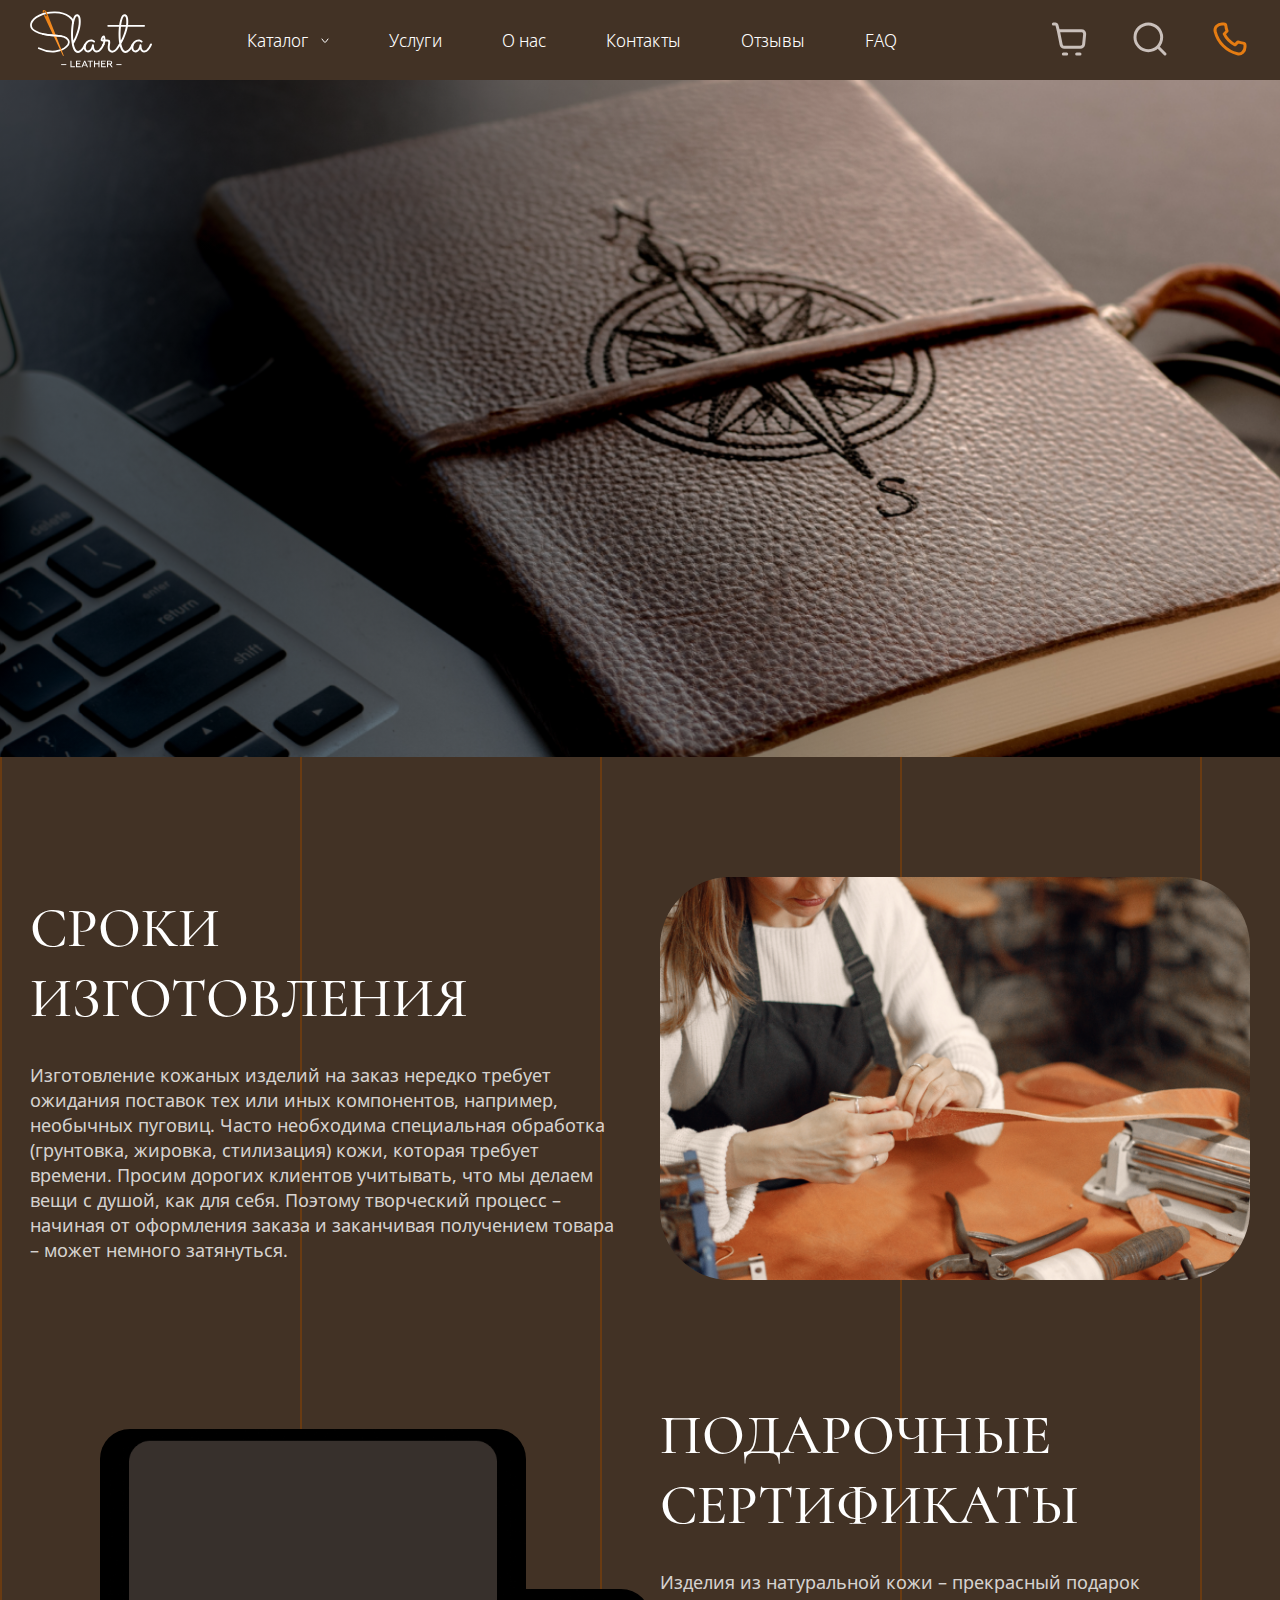
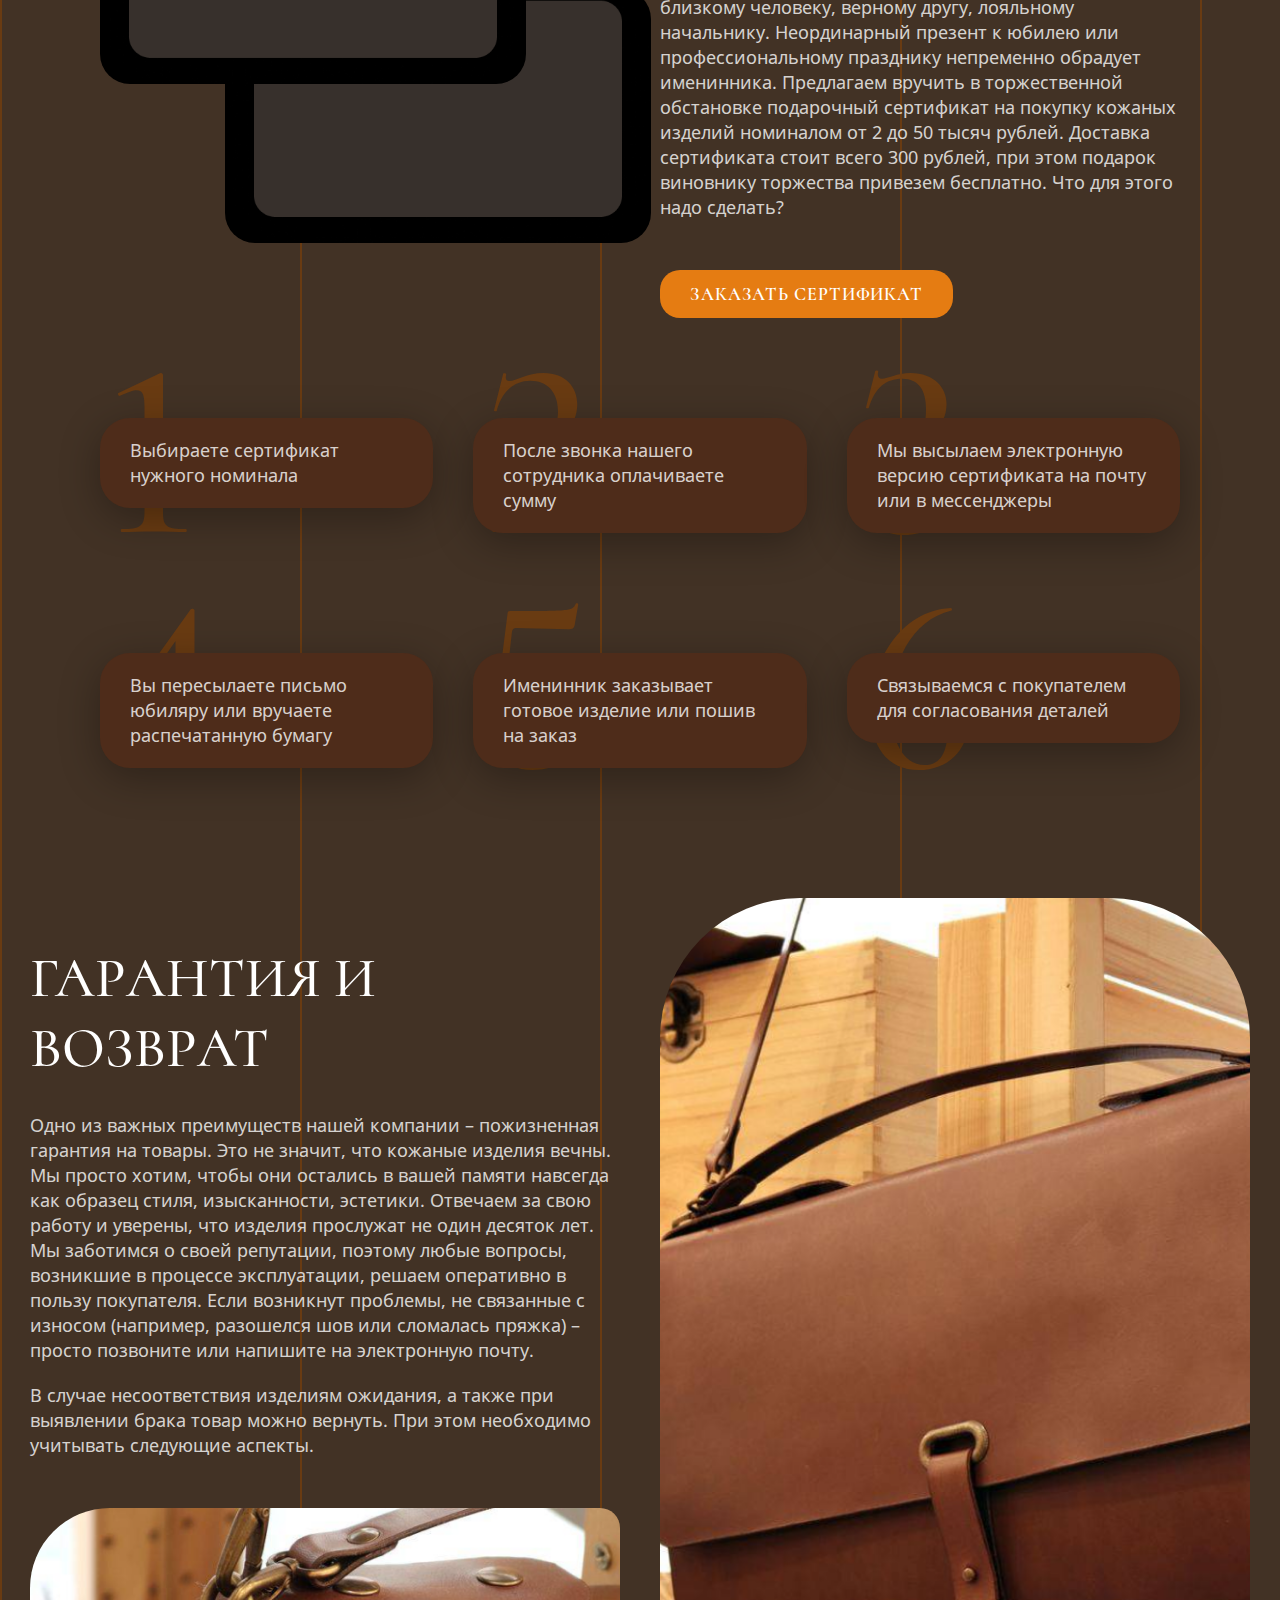
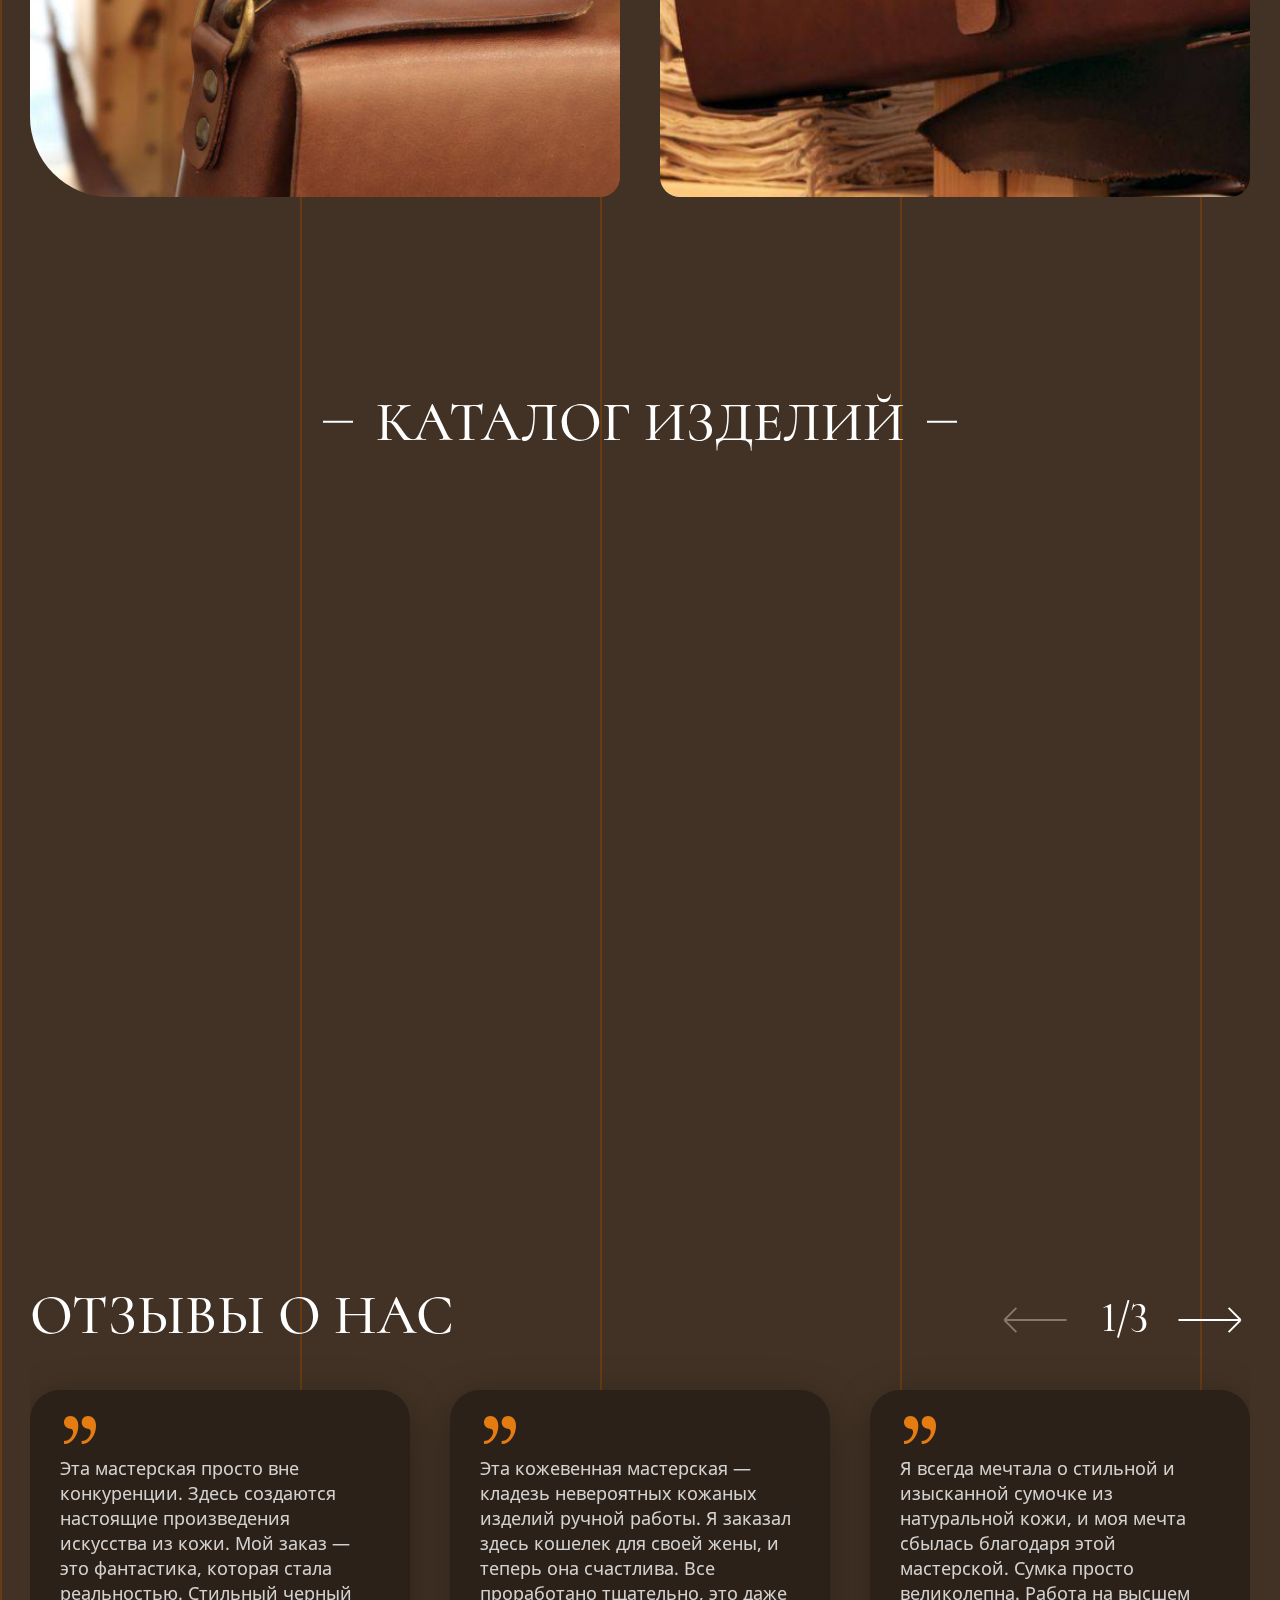
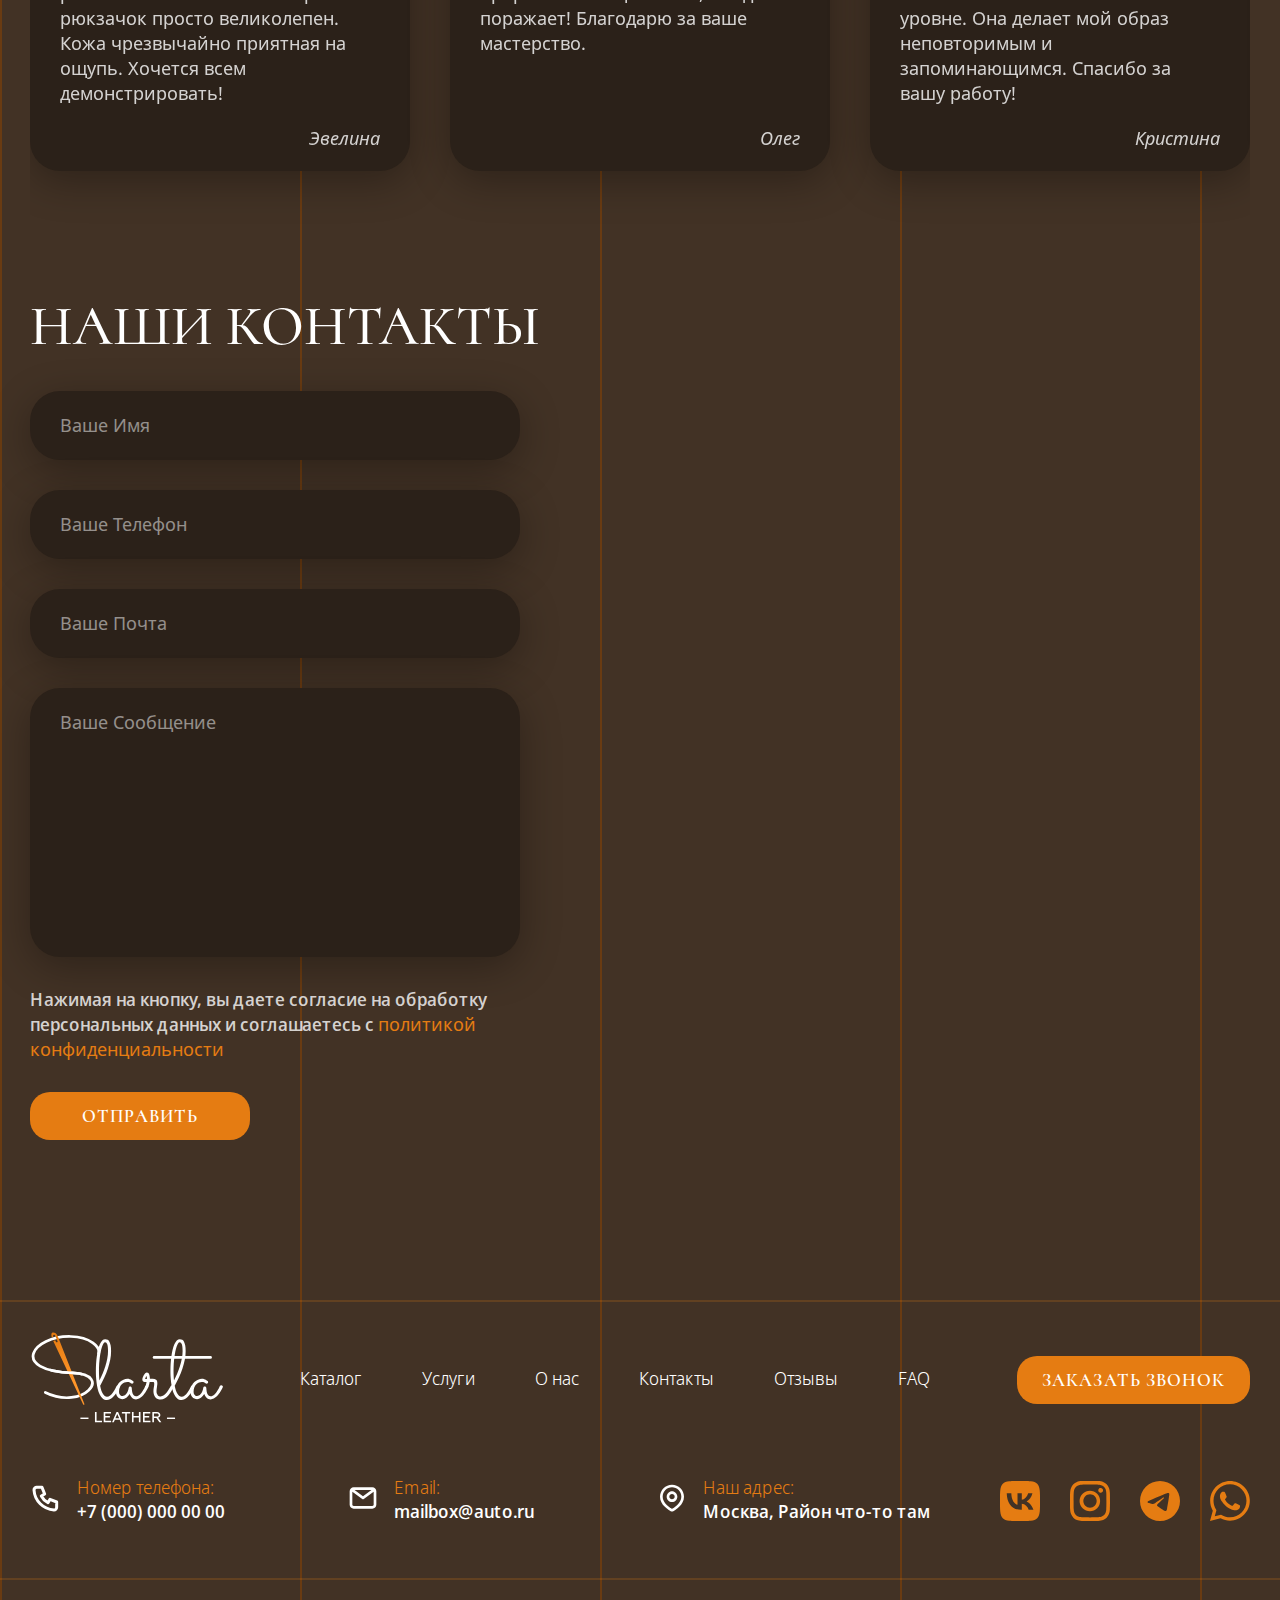
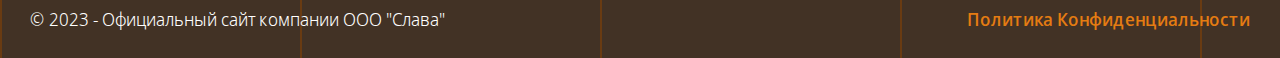
<file: guarantee.html>
<!DOCTYPE html>
<html lang="en">
<head>
    <meta charset="UTF-8">
    <meta name="viewport" content="width=device-width, initial-scale=1.0">
    <title>Document</title>
    <link rel="stylesheet" href="https://cdn.jsdelivr.net/npm/swiper@11/swiper-bundle.min.css">
    <link rel="stylesheet" href="css/style.css">
</head>
<body>
    <div class="wrapper">
<header class="header">
    <div class="header__container _container">
        <div class="header__input-search" id="header__input-search">
            <div class="input-search__container">
                <input type="text" class="input-search" placeholder="Введите ваш запрос в поиск">
                <div class="input-search__icons icons-input">
                    <div class="icons-input__item">
                        <svg xmlns="http://www.w3.org/2000/svg" width="40" height="40" viewBox="0 0 40 40" fill="none">
                            <circle cx="20" cy="20" r="18" stroke="white" stroke-opacity="0.4" stroke-width="4"/>
                            <mask id="path-2-inside-1_543_2690" fill="white">
                              <path d="M20 1.9791C20 0.886073 20.8882 -0.0101556 21.9759 0.0978231C25.5299 0.450641 28.9377 1.75049 31.836 3.8783C35.268 6.39793 37.8063 9.94702 39.0816 14.0091C40.357 18.0712 40.3027 22.4342 38.9268 26.4633C37.7649 29.8659 35.7116 32.8803 32.997 35.2012C32.1663 35.9115 30.9252 35.6838 30.3004 34.787C29.6757 33.8901 29.9062 32.665 30.7194 31.9346C32.7509 30.11 34.2916 27.7889 35.181 25.1842C36.2846 21.9525 36.3281 18.4529 35.3052 15.1948C34.2823 11.9366 32.2463 9.08991 29.4935 7.06895C27.2749 5.44009 24.684 4.41614 21.9741 4.08012C20.8894 3.94561 20 3.07212 20 1.9791Z"/>
                            </mask>
                            <path d="M20 1.9791C20 0.886073 20.8882 -0.0101556 21.9759 0.0978231C25.5299 0.450641 28.9377 1.75049 31.836 3.8783C35.268 6.39793 37.8063 9.94702 39.0816 14.0091C40.357 18.0712 40.3027 22.4342 38.9268 26.4633C37.7649 29.8659 35.7116 32.8803 32.997 35.2012C32.1663 35.9115 30.9252 35.6838 30.3004 34.787C29.6757 33.8901 29.9062 32.665 30.7194 31.9346C32.7509 30.11 34.2916 27.7889 35.181 25.1842C36.2846 21.9525 36.3281 18.4529 35.3052 15.1948C34.2823 11.9366 32.2463 9.08991 29.4935 7.06895C27.2749 5.44009 24.684 4.41614 21.9741 4.08012C20.8894 3.94561 20 3.07212 20 1.9791Z" stroke="#E57C12" stroke-width="8" mask="url(#path-2-inside-1_543_2690)"/>
                          </svg>
                    </div>
                    <div class="icons-input__item" id="input-icon-cross">
                        <svg xmlns="http://www.w3.org/2000/svg" width="40" height="40" viewBox="0 0 40 40" fill="none">
                            <path d="M33.3337 33.3334L6.66699 6.66675M33.3337 6.66675L6.66699 33.3334" stroke="white" stroke-opacity="0.4" stroke-width="4" stroke-linecap="round"/>
                          </svg>
                    </div>
                </div>
            </div>
        </div>
        <a href="" class="header__logo logo">
            <svg width="122" height="58" viewBox="0 0 122 58" fill="none" xmlns="http://www.w3.org/2000/svg">
                <path d="M91.5035 55.0654H86.3516V54.1649H91.5035V55.0654Z" fill="white"/>
                <path d="M78.0514 57.1725H77.0303V50.6746H79.9915C80.6598 50.6746 81.1827 50.8448 81.5602 51.1852C81.9439 51.5317 82.1358 51.9773 82.1358 52.5219C82.1358 52.9736 82.0089 53.3604 81.7552 53.6822C81.5076 53.9978 81.1642 54.2082 80.7248 54.3134L82.767 57.1725H81.5324L79.5737 54.4248H78.0514V57.1725ZM78.0514 51.6122V53.5244H79.9265C80.2978 53.5244 80.5856 53.4409 80.7898 53.2738C81.0002 53.1067 81.1054 52.8684 81.1054 52.559C81.1054 52.262 81.0002 52.0299 80.7898 51.8628C80.5856 51.6957 80.2978 51.6122 79.9265 51.6122H78.0514Z" fill="white"/>
                <path d="M75.827 57.1725H71.0835V50.6746H75.7063V51.6122H72.1046V53.2367H75.0379V54.1742H72.1046V56.235H75.827V57.1725Z" fill="white"/>
                <path d="M65.0611 57.1725H64.04V50.6746H65.0611V53.2367H68.4493V50.6746H69.4704V57.1725H68.4493V54.1742H65.0611V57.1725Z" fill="white"/>
                <path d="M57.6104 51.6122V50.6746H62.9293V51.6122H60.7758V57.1725H59.7547V51.6122H57.6104Z" fill="white"/>
                <path d="M52.4484 57.1726H51.3623L54.2028 50.6375H55.1868L58.0273 57.1726H56.9319L56.2264 55.5574H53.1446L52.4484 57.1726ZM54.6855 51.9278L53.4973 54.657H55.8737L54.6855 51.9278Z" fill="white"/>
                <path d="M50.762 57.1725H46.0186V50.6746H50.6413V51.6122H47.0397V53.2367H49.973V54.1742H47.0397V56.235H50.762V57.1725Z" fill="white"/>
                <path d="M44.9362 57.1725H40.4526V50.6746H41.483V56.235H44.9362V57.1725Z" fill="white"/>
                <path d="M36.3238 55.0654H31.1719V54.1649H36.3238V55.0654Z" fill="white"/>
                <path d="M121.922 34.8722C121.853 35.0108 121.705 35.3055 121.48 35.7562C121.272 36.1896 120.995 36.6923 120.648 37.2643C120.319 37.8363 119.929 38.4343 119.478 39.0584C119.027 39.6824 118.525 40.2544 117.97 40.7745C117.415 41.2945 116.817 41.7279 116.176 42.0745C115.534 42.4039 114.858 42.5686 114.148 42.5686C113.142 42.5686 112.293 42.2479 111.6 41.6065C110.923 40.9651 110.429 40.1591 110.117 39.1884C109.528 40.1764 108.826 40.9651 108.011 41.5545C107.197 42.1265 106.382 42.4126 105.567 42.4126C104.926 42.4126 104.345 42.2999 103.825 42.0745C103.305 41.8319 102.863 41.5025 102.499 41.0865C102.135 40.6531 101.849 40.1504 101.641 39.5784C101.45 39.0064 101.355 38.3823 101.355 37.7063C101.355 36.3542 101.58 35.1668 102.031 34.1441C102.499 33.1041 103.088 32.2373 103.799 31.544C104.51 30.8506 105.29 30.3306 106.139 29.9839C107.006 29.6372 107.838 29.4639 108.635 29.4639C109.173 29.4639 109.667 29.5419 110.117 29.6979C110.568 29.8366 110.949 29.9926 111.262 30.1659C111.591 30.3392 111.842 30.5039 112.016 30.6599C112.189 30.7986 112.284 30.8766 112.302 30.8939C112.492 31.1193 112.588 31.3533 112.588 31.596C112.588 31.856 112.492 32.09 112.302 32.298C112.111 32.4887 111.886 32.584 111.626 32.584C111.348 32.584 111.114 32.4887 110.923 32.298C110.889 32.2633 110.811 32.2027 110.689 32.116C110.568 32.012 110.403 31.908 110.195 31.804C109.987 31.7 109.736 31.6133 109.441 31.544C109.164 31.4573 108.843 31.414 108.479 31.414C107.942 31.414 107.37 31.5353 106.763 31.778C106.157 32.0207 105.602 32.402 105.099 32.9221C104.596 33.4247 104.172 34.0661 103.825 34.8462C103.496 35.6089 103.331 36.5189 103.331 37.5763C103.331 37.9056 103.366 38.2437 103.435 38.5904C103.504 38.9197 103.626 39.2231 103.799 39.5004C103.972 39.7777 104.206 40.0031 104.501 40.1764C104.796 40.3498 105.16 40.4365 105.593 40.4365C105.905 40.4365 106.261 40.3324 106.659 40.1244C107.075 39.9164 107.465 39.5957 107.829 39.1624C108.211 38.729 108.549 38.183 108.843 37.5243C109.155 36.8656 109.372 36.0856 109.493 35.1842C109.528 34.9415 109.641 34.7421 109.831 34.5861C110.022 34.4128 110.247 34.3261 110.507 34.3261C110.75 34.3261 110.958 34.4215 111.132 34.6121C111.322 34.8028 111.426 35.0195 111.444 35.2622C111.461 35.5915 111.496 36.0596 111.548 36.6663C111.6 37.2556 111.712 37.845 111.886 38.4343C112.076 39.0237 112.354 39.5351 112.718 39.9684C113.082 40.4018 113.584 40.6185 114.226 40.6185C114.642 40.6185 115.049 40.5058 115.448 40.2804C115.864 40.0551 116.262 39.7604 116.644 39.3964C117.042 39.015 117.415 38.5904 117.762 38.1223C118.126 37.637 118.455 37.1516 118.75 36.6663C119.045 36.1809 119.305 35.7129 119.53 35.2622C119.755 34.8115 119.946 34.4215 120.102 34.0921C120.189 33.9014 120.31 33.7541 120.466 33.6501C120.639 33.5461 120.821 33.4941 121.012 33.4941C121.307 33.4941 121.541 33.6068 121.714 33.8321C121.905 34.0401 122 34.2655 122 34.5081C122 34.6295 121.974 34.7508 121.922 34.8722Z" fill="white"/>
                <path d="M103.565 34.9242C103.374 35.3229 103.131 35.7996 102.837 36.3543C102.559 36.8916 102.239 37.455 101.875 38.0443C101.511 38.6337 101.103 39.2231 100.653 39.8124C100.202 40.3845 99.7079 40.9045 99.1706 41.3725C98.6505 41.8232 98.0872 42.1872 97.4805 42.4646C96.8911 42.7593 96.2584 42.9066 95.5824 42.9066C94.5423 42.9066 93.6496 42.5859 92.9042 41.9446C92.1589 41.3032 91.5262 40.4625 91.0061 39.4224C90.4861 38.3824 90.0614 37.2036 89.7321 35.8862C89.4201 34.5515 89.1774 33.1994 89.004 31.83C88.8307 30.4433 88.7094 29.0999 88.64 27.7998C88.588 26.4997 88.562 25.347 88.562 24.3416C88.562 22.8855 88.6053 21.3775 88.692 19.8174C88.796 18.2573 88.952 16.7319 89.16 15.2411C89.3681 13.7504 89.6281 12.3377 89.9401 11.0029C90.2694 9.66818 90.6508 8.49811 91.0841 7.49273C91.5348 6.48734 92.0462 5.68996 92.6182 5.1006C93.1903 4.51124 93.8403 4.21655 94.5683 4.21655C95.1404 4.21655 95.6517 4.35523 96.1024 4.63257C96.5704 4.89259 96.9605 5.32595 97.2725 5.93264C97.5845 6.53934 97.8272 7.32805 98.0005 8.29877C98.1739 9.26949 98.2605 10.4569 98.2605 11.861C98.2605 13.5944 98.0785 15.3885 97.7145 17.2432C97.3505 19.0807 96.8565 20.9354 96.2324 22.8075C95.6084 24.6796 94.8717 26.5517 94.0223 28.4238C93.1729 30.2786 92.2629 32.09 91.2922 33.8581C91.7255 36.0596 92.3062 37.793 93.0342 39.0584C93.7623 40.3065 94.6377 40.9305 95.6604 40.9305C96.3538 40.9305 97.0211 40.6618 97.6625 40.1245C98.3039 39.5698 98.8932 38.9197 99.4306 38.1744C99.968 37.429 100.436 36.6749 100.835 35.9122C101.251 35.1322 101.571 34.5082 101.797 34.0401C101.883 33.8668 102.005 33.7368 102.161 33.6501C102.317 33.5461 102.49 33.4941 102.681 33.4941C102.975 33.4941 103.209 33.5981 103.383 33.8061C103.573 34.0141 103.669 34.2481 103.669 34.5082C103.669 34.6122 103.634 34.7508 103.565 34.9242ZM90.5381 24.4716C90.5381 25.581 90.5641 26.6471 90.6161 27.6698C90.6681 28.6925 90.7375 29.6719 90.8241 30.608C91.5522 29.2039 92.2455 27.7131 92.9042 26.1357C93.5629 24.541 94.1436 22.9375 94.6463 21.3255C95.149 19.696 95.5477 18.084 95.8424 16.4892C96.1544 14.8771 96.3104 13.343 96.3104 11.887C96.3104 9.84152 96.1457 8.37677 95.8164 7.49273C95.487 6.60868 95.045 6.16666 94.4903 6.16666C94.1263 6.16666 93.771 6.418 93.4243 6.9207C93.0949 7.42339 92.7829 8.10809 92.4882 8.97481C92.1935 9.84152 91.9249 10.8642 91.6822 12.043C91.4395 13.2217 91.2315 14.4871 91.0581 15.8392C90.9021 17.1912 90.7721 18.604 90.6681 20.0774C90.5815 21.5508 90.5381 23.0156 90.5381 24.4716Z" fill="white"/>
                <path d="M75.3272 31.44C75.2579 31.908 75.1712 32.35 75.0672 32.766C74.9632 33.1647 74.8592 33.5201 74.7552 33.8321C74.6685 34.1268 74.5905 34.3695 74.5212 34.5601C74.4518 34.7508 74.4085 34.8548 74.3912 34.8722C74.2178 35.2708 73.9145 35.4702 73.4811 35.4702C73.2384 35.4702 73.0131 35.3835 72.8051 35.2102C72.5971 35.0195 72.4931 34.7855 72.4931 34.5081C72.4931 34.4041 72.5104 34.3261 72.5451 34.2741C72.5797 34.2221 72.6317 34.1181 72.7011 33.9621C72.7704 33.8061 72.8571 33.5461 72.9611 33.1821C73.0651 32.818 73.1951 32.2547 73.3511 31.492C73.0564 31.492 72.7531 31.4833 72.4411 31.466C72.1291 31.4486 71.843 31.388 71.583 31.284C71.3057 31.18 71.0803 31.0153 70.907 30.7899C70.7336 30.5646 70.647 30.2526 70.647 29.8539C70.647 29.5592 70.7336 29.1605 70.907 28.6578C71.063 28.1551 71.2797 27.6611 71.557 27.1757C71.8344 26.6904 72.1464 26.2744 72.4931 25.9277C72.8398 25.5637 73.1864 25.3817 73.5331 25.3817C73.9318 25.3817 74.2525 25.529 74.4952 25.8237C74.7552 26.1184 74.9545 26.4824 75.0932 26.9157C75.2319 27.3318 75.3272 27.7738 75.3792 28.2418C75.4486 28.7098 75.4832 29.1172 75.4832 29.4639C75.7779 29.4639 76.0639 29.4639 76.3413 29.4639C76.636 29.4465 76.9133 29.4379 77.1733 29.4379C78.1614 29.4379 78.9154 29.6545 79.4354 30.0879C79.9555 30.5213 80.2155 31.232 80.2155 32.22C80.2155 32.6187 80.1895 33.0347 80.1375 33.4681C80.0855 33.9014 80.0248 34.3521 79.9555 34.8202C79.8861 35.2708 79.8255 35.7215 79.7735 36.1722C79.7215 36.6229 79.6955 37.0649 79.6955 37.4983C79.6955 38.1223 79.7821 38.6424 79.9555 39.0584C80.1288 39.4571 80.3455 39.7778 80.6055 40.0204C80.8655 40.2631 81.1429 40.4365 81.4375 40.5405C81.7322 40.6271 82.0009 40.6705 82.2436 40.6705C82.989 40.6705 83.691 40.4278 84.3497 39.9424C85.0084 39.4571 85.6151 38.8764 86.1698 38.2003C86.7245 37.507 87.2185 36.7789 87.6519 36.0162C88.1026 35.2535 88.4753 34.5861 88.7699 34.0141C88.8566 33.8581 88.9779 33.7368 89.134 33.6501C89.29 33.5634 89.4546 33.5201 89.628 33.5201C89.94 33.5201 90.1827 33.6241 90.356 33.8321C90.5294 34.0228 90.616 34.2395 90.616 34.4821C90.616 34.6555 90.5814 34.8115 90.512 34.9502C90.1133 35.6609 89.6453 36.4669 89.108 37.3683C88.5879 38.2523 87.9899 39.0844 87.3139 39.8644C86.6378 40.6445 85.8751 41.3032 85.0257 41.8405C84.1937 42.3779 83.275 42.6466 82.2696 42.6466C81.6456 42.6466 81.0562 42.5252 80.5015 42.2826C79.9468 42.0572 79.4614 41.7279 79.0454 41.2945C78.6467 40.8438 78.326 40.2978 78.0834 39.6564C77.8407 38.9977 77.7193 38.261 77.7193 37.4463C77.7193 36.5796 77.806 35.7215 77.9794 34.8722C78.1527 34.0054 78.2394 33.1821 78.2394 32.402C78.2394 32.0727 78.1614 31.83 78.0054 31.674C77.8667 31.5006 77.546 31.414 77.0433 31.414C76.8006 31.414 76.532 31.414 76.2373 31.414C75.9599 31.414 75.6566 31.4226 75.3272 31.44ZM73.5851 29.5159C73.5851 29.3945 73.5765 29.2385 73.5591 29.0478C73.5591 28.8398 73.5418 28.6405 73.5071 28.4498C73.4898 28.2591 73.4551 28.0945 73.4031 27.9558C73.3685 27.8171 73.3251 27.7478 73.2731 27.7478C73.2211 27.7478 73.1518 27.8171 73.0651 27.9558C72.9958 28.0771 72.9178 28.2331 72.8311 28.4238C72.7444 28.5972 72.6664 28.7878 72.5971 28.9958C72.5277 29.2039 72.4757 29.3772 72.4411 29.5159H73.5851Z" fill="white"/>
                <path d="M74.3918 34.8722C74.3225 35.0108 74.1751 35.3055 73.9498 35.7562C73.7418 36.1896 73.4644 36.6923 73.1177 37.2643C72.7884 37.8363 72.3984 38.4343 71.9477 39.0584C71.497 39.6824 70.9943 40.2544 70.4396 40.7745C69.8849 41.2945 69.2869 41.7279 68.6455 42.0745C68.0041 42.4039 67.3281 42.5686 66.6174 42.5686C65.612 42.5686 64.7626 42.2479 64.0693 41.6065C63.3932 40.9651 62.8992 40.1591 62.5872 39.1884C61.9978 40.1764 61.2958 40.9651 60.4811 41.5545C59.6664 42.1265 58.8516 42.4126 58.0369 42.4126C57.3956 42.4126 56.8149 42.2999 56.2948 42.0745C55.7748 41.8319 55.3328 41.5025 54.9688 41.0865C54.6047 40.6531 54.3187 40.1504 54.1107 39.5784C53.92 39.0064 53.8247 38.3823 53.8247 37.7063C53.8247 36.3542 54.0501 35.1668 54.5007 34.1441C54.9688 33.1041 55.5581 32.2373 56.2688 31.544C56.9795 30.8506 57.7596 30.3306 58.609 29.9839C59.4757 29.6372 60.3077 29.4639 61.1051 29.4639C61.6425 29.4639 62.1365 29.5419 62.5872 29.6979C63.0379 29.8366 63.4192 29.9926 63.7312 30.1659C64.0606 30.3392 64.3119 30.5039 64.4853 30.6599C64.6586 30.7986 64.754 30.8766 64.7713 30.8939C64.962 31.1193 65.0573 31.3533 65.0573 31.596C65.0573 31.856 64.962 32.09 64.7713 32.298C64.5806 32.4887 64.3553 32.584 64.0953 32.584C63.8179 32.584 63.5839 32.4887 63.3932 32.298C63.3585 32.2633 63.2805 32.2027 63.1592 32.116C63.0379 32.012 62.8732 31.908 62.6652 31.804C62.4572 31.7 62.2058 31.6133 61.9111 31.544C61.6338 31.4573 61.3131 31.414 60.9491 31.414C60.4117 31.414 59.8397 31.5353 59.233 31.778C58.6263 32.0207 58.0716 32.402 57.5689 32.9221C57.0662 33.4247 56.6415 34.0661 56.2948 34.8462C55.9655 35.6089 55.8008 36.5189 55.8008 37.5763C55.8008 37.9056 55.8355 38.2437 55.9048 38.5904C55.9742 38.9197 56.0955 39.2231 56.2688 39.5004C56.4422 39.7777 56.6762 40.0031 56.9709 40.1764C57.2656 40.3498 57.6296 40.4365 58.0629 40.4365C58.3749 40.4365 58.7303 40.3324 59.129 40.1244C59.545 39.9164 59.935 39.5957 60.2991 39.1624C60.6804 38.729 61.0184 38.183 61.3131 37.5243C61.6251 36.8656 61.8418 36.0856 61.9631 35.1842C61.9978 34.9415 62.1105 34.7421 62.3012 34.5861C62.4918 34.4128 62.7172 34.3261 62.9772 34.3261C63.2199 34.3261 63.4279 34.4215 63.6012 34.6121C63.7919 34.8028 63.8959 35.0195 63.9132 35.2622C63.9306 35.5915 63.9652 36.0596 64.0173 36.6663C64.0693 37.2556 64.1819 37.845 64.3553 38.4343C64.5459 39.0237 64.8233 39.5351 65.1873 39.9684C65.5513 40.4018 66.054 40.6185 66.6954 40.6185C67.1114 40.6185 67.5188 40.5058 67.9175 40.2804C68.3335 40.0551 68.7322 39.7604 69.1135 39.3964C69.5122 39.015 69.8849 38.5904 70.2316 38.1223C70.5956 37.637 70.925 37.1516 71.2196 36.6663C71.5143 36.1809 71.7743 35.7129 71.9997 35.2622C72.225 34.8115 72.4157 34.4215 72.5717 34.0921C72.6584 33.9014 72.7797 33.7541 72.9357 33.6501C73.1091 33.5461 73.2911 33.4941 73.4818 33.4941C73.7764 33.4941 74.0104 33.6068 74.1838 33.8321C74.3745 34.0401 74.4698 34.2655 74.4698 34.5081C74.4698 34.6295 74.4438 34.7508 74.3918 34.8722Z" fill="white"/>
                <path d="M56.0345 34.9242C55.8439 35.3229 55.6012 35.7996 55.3065 36.3543C55.0291 36.8916 54.7085 37.455 54.3444 38.0443C53.9804 38.6337 53.5731 39.2231 53.1224 39.8124C52.6717 40.3845 52.1777 40.9045 51.6403 41.3725C51.1203 41.8232 50.5569 42.1872 49.9502 42.4646C49.3608 42.7593 48.7281 42.9066 48.0521 42.9066C47.0121 42.9066 46.1193 42.5859 45.374 41.9446C44.6286 41.3032 43.9959 40.4625 43.4759 39.4224C42.9558 38.3824 42.5312 37.2036 42.2018 35.8862C41.8898 34.5515 41.6471 33.1994 41.4738 31.83C41.3004 30.4433 41.1791 29.0999 41.1097 27.7998C41.0577 26.4997 41.0317 25.347 41.0317 24.3416C41.0317 22.8855 41.0751 21.3775 41.1617 19.8174C41.2658 18.2573 41.4218 16.7319 41.6298 15.2411C41.8378 13.7504 42.0978 12.3377 42.4098 11.0029C42.7392 9.66818 43.1205 8.49811 43.5539 7.49273C44.0046 6.48734 44.5159 5.68996 45.088 5.1006C45.66 4.51124 46.31 4.21655 47.0381 4.21655C47.6101 4.21655 48.1214 4.35523 48.5721 4.63257C49.0402 4.89259 49.4302 5.32595 49.7422 5.93264C50.0542 6.53934 50.2969 7.32805 50.4702 8.29877C50.6436 9.26949 50.7303 10.4569 50.7303 11.861C50.7303 13.5944 50.5482 15.3885 50.1842 17.2432C49.8202 19.0807 49.3262 20.9354 48.7021 22.8075C48.0781 24.6796 47.3414 26.5517 46.492 28.4238C45.6426 30.2786 44.7326 32.09 43.7619 33.8581C44.1952 36.0596 44.7759 37.793 45.504 39.0584C46.232 40.3065 47.1074 40.9305 48.1301 40.9305C48.8235 40.9305 49.4909 40.6618 50.1322 40.1245C50.7736 39.5698 51.363 38.9197 51.9003 38.1744C52.4377 37.429 52.9057 36.6749 53.3044 35.9122C53.7204 35.1322 54.0411 34.5082 54.2664 34.0401C54.3531 33.8668 54.4745 33.7368 54.6305 33.6501C54.7865 33.5461 54.9598 33.4941 55.1505 33.4941C55.4452 33.4941 55.6792 33.5981 55.8525 33.8061C56.0432 34.0141 56.1385 34.2481 56.1385 34.5082C56.1385 34.6122 56.1039 34.7508 56.0345 34.9242ZM43.0078 24.4716C43.0078 25.581 43.0338 26.6471 43.0858 27.6698C43.1379 28.6925 43.2072 29.6719 43.2939 30.608C44.0219 29.2039 44.7153 27.7131 45.374 26.1357C46.0327 24.541 46.6134 22.9375 47.1161 21.3255C47.6188 19.696 48.0174 18.084 48.3121 16.4892C48.6241 14.8771 48.7802 13.343 48.7802 11.887C48.7802 9.84152 48.6155 8.37677 48.2861 7.49273C47.9568 6.60868 47.5147 6.16666 46.9601 6.16666C46.596 6.16666 46.2407 6.418 45.894 6.9207C45.5646 7.42339 45.2526 8.10809 44.9579 8.97481C44.6633 9.84152 44.3946 10.8642 44.1519 12.043C43.9092 13.2217 43.7012 14.4871 43.5279 15.8392C43.3719 17.1912 43.2419 18.604 43.1379 20.0774C43.0512 21.5508 43.0078 23.0156 43.0078 24.4716Z" fill="white"/>
                <path d="M42.7891 13.2091C43.8528 9.43805 37.8577 2.80355 25.0599 2.48792C0.693004 1.88697 -14.3917 24.2235 26.2202 25.6739C52.6182 26.6167 32.8924 50.041 8.81499 38.1684" stroke="white" stroke-width="1.74051" stroke-linecap="round"/>
                <path fill-rule="evenodd" clip-rule="evenodd" d="M17.5606 4.33269L33.715 45.4337C33.7921 45.6299 33.7086 45.8526 33.5215 45.9497C33.3145 46.0572 33.0596 45.9713 32.9598 45.7605L14.0028 5.72117C13.9434 5.59565 13.8819 5.46285 13.8196 5.32422L15.1115 4.88084L15.6382 5.93411C15.7332 6.12419 15.9307 6.23659 16.1411 6.22036C16.5066 6.19216 16.7413 5.80367 16.5991 5.46224L15.0629 1.77413C14.9366 1.47081 14.6122 1.30907 14.2957 1.39156C13.8767 1.50076 13.6606 1.979 13.8548 2.36736L13.9666 2.59104L12.9364 2.9446C12.5142 1.40839 12.502 0.00657953 13.8285 -0.00853832C15.8613 -0.0317071 16.68 2.07155 17.4281 3.99331L17.4281 3.99338C17.4724 4.10728 17.5165 4.22054 17.5606 4.33269Z" fill="url(#paint0_linear_541_1180)"/>
                <mask id="mask0_541_1180" style="mask-type:alpha" maskUnits="userSpaceOnUse" x="12" y="18" width="21" height="12">
                <rect x="12.0234" y="18.7208" width="20.3059" height="11.0232" fill="#D9D9D9"/>
                </mask>
                <g mask="url(#mask0_541_1180)">
                <path d="M42.7891 13.2091C43.8528 9.43805 37.8577 2.80355 25.0599 2.48792C0.693004 1.88697 -14.3917 24.2235 26.2202 25.6739C52.6182 26.6167 32.8924 50.041 8.81499 38.1684" stroke="white" stroke-width="1.74051" stroke-linecap="round"/>
                </g>
                <path d="M78.1626 15.8199H114.133" stroke="white" stroke-width="1.74051" stroke-linecap="round"/>
                <defs>
                <linearGradient id="paint0_linear_541_1180" x1="15.9552" y1="-0.00872794" x2="32.8531" y2="46.228" gradientUnits="userSpaceOnUse">
                <stop offset="0.0392035" stop-color="#E57C12"/>
                <stop offset="0.644113" stop-color="#FF9529"/>
                </linearGradient>
                </defs>
                </svg>
                
        </a>
        <div class="header__body">
        <nav class="header__menu menu" id="header__menu">
            <div class="icon__cross" id="icon__cross">
                <svg width="40" height="40" viewBox="0 0 40 40" fill="none" xmlns="http://www.w3.org/2000/svg">
                    <path d="M33.3337 33.3334L6.66699 6.66675M33.3337 6.66675L6.66699 33.3334" stroke="white" stroke-opacity="0.6" stroke-width="3" stroke-linecap="round"/>
                    </svg>                    
            </div>
            <ul class="menu__list">
                <li class="menu__item menu-catalog" id="menu-catalog">
                    <a href="#" class="menu__link " id="menu-catalog__text"><span>Каталог </span><svg class="svg-arrow" xmlns="http://www.w3.org/2000/svg" width="8" height="5" viewBox="0 0 8 5" fill="none">
                        <path d="M1 1L3.2 3.93333C3.6 4.46667 4.4 4.46667 4.8 3.93333L7 1" stroke="white" stroke-linecap="round"/>
                        </svg></a>
                    <ul class="menu-catalog__list" id="menu-catalog__list">
                        <li class="menu-catalog__item">
                            <a href="" class="menu-catalog__link">
                                <div class="menu-catalog__img">
                                    <img src="img/header/1.png" alt="Ремни">
                                </div>
                                <div class="menu-catalog__title">РЕМНИ</div>
                            </a>
                        </li>
                        <li class="menu-catalog__item">
                            <a href="" class="menu-catalog__link">
                                <div class="menu-catalog__img">
                                    <img src="img/header/2.png" alt="Сумки и рюкзаки">
                                </div>
                                <div class="menu-catalog__title">СУМКИ И РЮКЗАКИ</div>
                            </a>
                        </li>
                        <li class="menu-catalog__item">
                            <a href="" class="menu-catalog__link">
                                <div class="menu-catalog__img">
                                    <img src="img/header/3.png" alt="Папки и обложки">
                                </div>
                                <div class="menu-catalog__title">ПАПКИ И ОБЛОЖКИ</div>
                            </a>
                        </li>
                        <li class="menu-catalog__item">
                            <a href="" class="menu-catalog__link">
                                <div class="menu-catalog__img">
                                    <img src="img/header/4.png" alt="Кошельки, Ключницы и Портмоне">
                                </div>
                                <div class="menu-catalog__title">КОШЕЛЬКИ, КЛЮЧНИЦЫ И ПОРТМОНЕ</div>
                            </a>
                        </li>
                        <li class="menu-catalog__item">
                            <a href="" class="menu-catalog__link">
                                <div class="menu-catalog__img">
                                    <img src="img/header/5.png" alt="Аксессуары">
                                </div>
                                <div class="menu-catalog__title">АКСЕССУАРЫ</div>
                            </a>
                        </li>
                        <li class="menu-catalog__item">
                            <a href="" class="menu-catalog__link">
                                <div class="menu-catalog__img">
                                    <img src="img/header/6.png" alt="Готовые изаделия в наличии">
                                </div>
                                <div class="menu-catalog__title">ГОТОВЫЕ ИЗДЕЛИЯ В НАЛИЧИИ</div>
                            </a>
                        </li>
                        
                    </ul>
                </li>
                <li class="menu__item">
                    <a href="#" class="menu__link">Услуги</a>
                </li>
                <li class="menu__item">
                    <a href="#" class="menu__link">О нас</a>
                </li>
                <li class="menu__item">
                    <a href="#" class="menu__link">Контакты</a>
                </li>
                <li class="menu__item">
                    <a href="#" class="menu__link">Отзывы</a>
                </li>
                <li class="menu__item">
                    <a href="#" class="menu__link">FAQ</a>
                </li>
            </ul>
        </nav>
        <div class="header__side-menu side-menu">
            <ul class="side-menu__list">
                <li class="side-menu__item">
                    <a href="" class="side-menu__link">
                        <svg width="40" height="40" viewBox="0 0 40 40" fill="none" xmlns="http://www.w3.org/2000/svg">
                            <path d="M8.3335 11.6667H31.3168C31.7825 11.6667 32.2431 11.7643 32.6687 11.9532C33.0944 12.1421 33.4758 12.418 33.7883 12.7633C34.1007 13.1086 34.3374 13.5156 34.483 13.958C34.6286 14.4003 34.6798 14.8683 34.6335 15.3317L33.6335 25.3317C33.5512 26.1542 33.1663 26.9168 32.5534 27.4715C31.9406 28.0261 31.1434 28.3333 30.3168 28.3333H14.4002C13.6293 28.3336 12.8821 28.0667 12.2859 27.5781C11.6897 27.0894 11.2813 26.4093 11.1302 25.6533L8.3335 11.6667Z" stroke="#CAC0BB" stroke-width="3" stroke-linejoin="round"/>
                            <path d="M8.3335 11.6667L6.9835 6.26167C6.89321 5.90126 6.68508 5.58135 6.39218 5.35276C6.09927 5.12417 5.73838 5.00001 5.36683 5H3.3335M13.3335 35H16.6668M26.6668 35H30.0002" stroke="#CAC0BB" stroke-width="3" stroke-linecap="round" stroke-linejoin="round"/>
                            </svg>                            
                    </a>
                </li>
                <li class="side-menu__item" id="icon-search">
                    <div class="side-menu__link">
                        <svg width="40" height="40" viewBox="0 0 40 40" fill="none" xmlns="http://www.w3.org/2000/svg">
                            <path d="M34.9999 35L27.7615 27.7617M27.7615 27.7617C28.9997 26.5235 29.9818 25.0536 30.6519 23.4359C31.322 21.8182 31.6669 20.0843 31.6669 18.3333C31.6669 16.5823 31.322 14.8485 30.6519 13.2308C29.9818 11.613 28.9997 10.1432 27.7615 8.90501C26.5234 7.66686 25.0535 6.68471 23.4358 6.01463C21.818 5.34455 20.0842 4.99966 18.3332 4.99966C16.5822 4.99966 14.8483 5.34455 13.2306 6.01463C11.6129 6.68471 10.143 7.66686 8.90485 8.90501C6.40431 11.4056 4.99951 14.797 4.99951 18.3333C4.99951 21.8697 6.40431 25.2611 8.90485 27.7617C11.4054 30.2622 14.7969 31.667 18.3332 31.667C21.8695 31.667 25.261 30.2622 27.7615 27.7617Z" stroke="#CAC0BB" stroke-width="3" stroke-linecap="round" stroke-linejoin="round"/>
                            </svg>                            
                    </div>
                </li>
                <li class="side-menu__item">
                    <a href="" class="side-menu__link">
                        <svg width="40" height="40" viewBox="0 0 40 40" fill="none" xmlns="http://www.w3.org/2000/svg">
                            <path d="M5.18576 12.6141C6.55707 17.9644 9.34114 22.8478 13.2467 26.7533C17.1522 30.6589 22.0356 33.4429 27.3859 34.8142C31.5025 35.8621 35 32.3223 35 28.0731V26.1503C35 25.0889 34.1367 24.2372 33.0811 24.1314C31.3304 23.9588 29.6119 23.5454 27.9743 22.9028L25.0517 25.8254C20.293 23.5443 16.4557 19.707 14.1746 14.9483L17.0972 12.0257C16.4539 10.3882 16.0398 8.66971 15.8667 6.91891C15.7628 5.86139 14.9111 5 13.8497 5H11.9269C7.67765 5 4.13786 8.49749 5.18576 12.6141Z" stroke="#E57C12" stroke-width="3" stroke-linecap="round" stroke-linejoin="round"/>
                            </svg>                            
                    </a>
                </li>
            </ul>
        </div>
        <div class="icon-menu" id="icon-menu">
            <svg width="40" height="40" viewBox="0 0 40 40" fill="none" xmlns="http://www.w3.org/2000/svg">
                <path d="M7 19.5H33M7 7H33M7 32H33" stroke="#CAC0BB" stroke-width="3" stroke-linecap="round" stroke-linejoin="round"/>
                </svg>                
        </div>
        </div>
    </div>
</header>      <main class="page">
<section class="page__main-block main-block">
    <div class="main-block__container _container">
        <div class="main-block__body">
        <h1 class="main-block__title block-title">ГАРАНТИЯ И ВОЗВРАТ ОТ ”SLARTA“</h1>
        <div class="main-block__text block-text">Lorem ipsum dolor sit amet, consectetur adipiscing elit, sed do eiusmod tempor incididunt ut labore et dolore magna aliqua. Ut enim ad minim veniam, quis nostrud exercitation ullamco laboris nisi ut aliquip ex ea commodo consequat.</div>
        <div class="main-block__buttons">
            <a href="#" class="main-block__button_orange button-orange">НАШ КАТАЛОГ</a>
            <a href="#" class="main-block__button_borrow button-borrow">НАШИ УСЛУГИ</a>
        </div>
    </div>
    </div>
        <div class=" swiper-wrapper main-block__image _ibg">
        <img src="img/main/4.png" alt="Первое главное фото коженных изделий">
        <div class="_bg"></div>
            
    </div>
</section>
<section class="page__product-time product-time ">
<div class="product-time__container _container">
    <div class="product-time__body">
    <h2 class="product-time__title  block-title">СРОКИ ИЗГОТОВЛЕНИЯ</h2>
    <div class="product-time__text block-text">
        <p class="product-time__content block-text__content">Изготовление кожаных изделий на заказ нередко требует ожидания поставок тех или иных компонентов, например, необычных пуговиц. Часто необходима специальная обработка (грунтовка, жировка, стилизация) кожи, которая требует времени. Просим дорогих клиентов учитывать, что мы делаем вещи с душой, как для себя. Поэтому творческий процесс – начиная от оформления заказа и заканчивая получением товара – может немного затянуться.</p>
    </div>
</div>
    <div class="product-time__img">
        <img src="img/page-guarantee/1.png" alt="">
    </div>
</div>
</section>
<section class="page__certificates certificates">
    <div class="certificates__container _container">
        <div class="certificates__main">
       
            <div class="certificates__images">
                <div class="certificates__img">
                    <div class="certificates__img-container">
                        <img src="img/page-guarantee/2.png" alt="">
                    </div>
                </div>
                <div class="certificates__img">
                    <div class="certificates__img-container">
                        <img src="img/page-guarantee/2.png" alt="">
                    </div>
                </div>
            </div>
            <div class="certificates__body">
                <h2 class="certificates__title block-title">ПОДАРОЧНЫЕ СЕРТИФИКАТЫ</h2>
                <div class="certificates__text block-text">
                    <p class="certificates__content block-text__content">Изделия из натуральной кожи – прекрасный подарок близкому человеку, верному другу, лояльному начальнику. Неординарный презент к юбилею или профессиональному празднику непременно обрадует именинника. Предлагаем вручить в торжественной обстановке подарочный сертификат на покупку кожаных изделий номиналом от 2 до 50 тысяч рублей. Доставка сертификата стоит всего 300 рублей, при этом подарок виновнику торжества привезем бесплатно. Что для этого надо сделать?</p>
                </div>
                <a href="" class="certificates__button button-orange">ЗАКАЗАТЬ СЕРТИФИКАТ</a>
            </div>
        </div>
        <ul class="certificates__list">
            <li class="certificates__item item-certificates">
                <div class="item-certificates__icon">1</div>
                <div class="item-certificates__text block-text">
                    <p class="item-certificates__content block-text__content">Выбираете сертификат нужного номинала</p>
                </div>
            </li>
            <li class="certificates__item item-certificates">
                <div class="item-certificates__icon">2</div>
                <div class="item-certificates__text block-text">
                    <p class="item-certificates__content block-text__content">После звонка нашего сотрудника оплачиваете сумму</p>
                </div>
            </li>
            <li class="certificates__item item-certificates">
                <div class="item-certificates__icon">3</div>
                <div class="item-certificates__text block-text">
                    <p class="item-certificates__content block-text__content">Мы высылаем электронную версию сертификата на почту или в мессенджеры</p>
                </div>
            </li>
            <li class="certificates__item item-certificates">
                <div class="item-certificates__icon">4</div>
                <div class="item-certificates__text block-text">
                    <p class="item-certificates__content block-text__content">Вы пересылаете письмо юбиляру или вручаете распечатанную бумагу</p>
                </div>
            </li>
            <li class="certificates__item item-certificates">
                <div class="item-certificates__icon">5</div>
                <div class="item-certificates__text block-text">
                    <p class="item-certificates__content block-text__content">Именинник заказывает готовое изделие или пошив на заказ</p>
                </div>
            </li>
            <li class="certificates__item item-certificates">
                <div class="item-certificates__icon">6</div>
                <div class="item-certificates__text block-text">
                    <p class="item-certificates__content block-text__content">Связываемся с покупателем для согласования деталей</p>
                </div>
            </li>
        </ul>
    </div>
</section>
<section class="page__garantee garantee">
    <div class="garantee__container _container">
        <div class="garantee__main">
            <div class="garantee__body body-garantee">
                <h2 class=" body-garantee__title block-title">ГАРАНТИЯ И ВОЗВРАТ</h2>
                <div class=" body-garantee__text block-text">
                    <p class=" body-garantee__content block-text__content">Одно из важных преимуществ нашей компании – пожизненная гарантия на товары. Это не значит, что кожаные изделия вечны. Мы просто хотим, чтобы они остались в вашей памяти навсегда как образец стиля, изысканности, эстетики. Отвечаем за свою работу и уверены, что изделия прослужат не один десяток лет. Мы заботимся о своей репутации, поэтому любые вопросы, возникшие в процессе эксплуатации, решаем оперативно в пользу покупателя. Если возникнут проблемы, не связанные с износом (например, разошелся шов или сломалась пряжка) – просто позвоните или напишите на электронную почту.</p>
                    <p class=" body-garantee__content block-text__content">В случае несоответствия изделиям ожидания, а также при выявлении брака товар можно вернуть. При этом необходимо учитывать следующие аспекты.</p>
                </div>
                <div class="body-garantee__img">
                    <img src="img/page-guarantee/3.png" alt="">
                </div>
            </div>
            <div class="garantee__img">
                <img src="img/page-guarantee/4.png" alt="">
            </div>
        </div>
    </div>
</section>
<section class="page__catalog catalog">
    <div class="catalog__container _container _element-animation">
        <h2 class="catalog__title block-title ">КАТАЛОГ ИЗДЕЛИЙ</h2>
        <ul class="catalog__list">
            <li class="catalog__item  item-catalog">
                <a href="#" class="item-catalog__link">
                    <div class="item-catalog__image ">
                        <img src="img/catalog/1.png" alt="РЕМНИ">
                    </div>
                    <p class="item-catalog__text">РЕМНИ</p>
                </a>
            </li>
            <li class="catalog__item item-catalog">
                <a href="#" class="item-catalog__link">
                    <div class="item-catalog__image ">
                        <img src="img/catalog/2.png" alt="СУМКИ И РЮКЗАКИ">
                    </div>
                    <p class="item-catalog__text">СУМКИ И РЮКЗАКИ</p>
                </a>
            </li>
            <li class="catalog__item  item-catalog">
                <a href="#" class="item-catalog__link">
                    <div class="item-catalog__image ">
                        <img src="img/catalog/3.png" alt="ПАПКИ И ОБЛОЖКИ">
                    </div>
                    <p class="item-catalog__text">ПАПКИ И ОБЛОЖКИ</p>
                </a>
            </li>
            <li class="catalog__item  item-catalog">
                <a href="#" class="item-catalog__link">
                    <div class="item-catalog__image ">
                        <img src="img/catalog/4.png" alt="КОШЕЛЬКИ, КЛЮЧНИЦЫ И ПОРТМОНЕ">
                    </div>
                    <p class="item-catalog__text">КОШЕЛЬКИ, КЛЮЧНИЦЫ И ПОРТМОНЕ</p>
                </a>
            </li>
            <li class="catalog__item item-catalog">
                <a href="#" class="item-catalog__link">
                    <div class="item-catalog__image ">
                        <img src="img/catalog/5.png" alt="АКСЕССУАРЫ">
                    </div>
                    <p class="item-catalog__text">АКСЕССУАРЫ</p>
                </a>
            </li>
            <li class="catalog__item item-catalog">
                <a href="#" class="item-catalog__link">
                    <div class="item-catalog__image ">
                        <img src="img/catalog/6.png" alt="ГОТОВЫЕ ИЗДЕЛИЯ В НАЛИЧИИ">
                    </div>
                    <p class="item-catalog__text">ГОТОВЫЕ ИЗДЕЛИЯ В НАЛИЧИИ</p>
                </a>
            </li>
        </ul>
    </div>
</section><section class="page__reviews">
    <div class="reviews__container _container">
        <h2 class="reviews__title block-title "> ОТЗЫВЫ О НАС</h2>
        
        <div class="reviews__body  reviews-swiper">
            <div class="reviews__list list-reviews swiper-wrapper">
                <div class="list-reviews__slide swiper-slide block-text">
                
                        <div class="list-reviews__img"><svg width="40" height="40" viewBox="0 0 40 40" fill="none" xmlns="http://www.w3.org/2000/svg">
                            <path d="M10.1387 6C6.74936 6 4 8.849 4 12.3641C4 15.8771 6.74936 18.7282 10.1387 18.7282C16.2753 18.7282 12.1849 31.0301 4 31.0301V34C18.6078 34.0021 24.3318 6 10.1387 6ZM27.8222 6C24.435 6 21.6856 8.849 21.6856 12.3641C21.6856 15.8771 24.435 18.7282 27.8222 18.7282C33.9609 18.7282 29.8705 31.0301 21.6856 31.0301V34C36.2913 34.0021 42.0153 6 27.8222 6Z" fill="#E57C12"/>
                            </svg>
                            </div>
                        <p class="list-reviews__text block-text__content">Эта мастерская просто вне конкуренции. Здесь создаются настоящие произведения искусства из кожи. Мой заказ — это фантастика, которая стала реальностью. Стильный черный рюкзачок просто великолепен. Кожа чрезвычайно приятная на ощупь. Хочется всем демонстрировать!</p>
                            <span class="list-reviews__sub">Эвелина</span>
                  
                </div>
                <div class="list-reviews__slide swiper-slide block-text">
                
                        <div class="list-reviews__img"><svg width="40" height="40" viewBox="0 0 40 40" fill="none" xmlns="http://www.w3.org/2000/svg">
                            <path d="M10.1387 6C6.74936 6 4 8.849 4 12.3641C4 15.8771 6.74936 18.7282 10.1387 18.7282C16.2753 18.7282 12.1849 31.0301 4 31.0301V34C18.6078 34.0021 24.3318 6 10.1387 6ZM27.8222 6C24.435 6 21.6856 8.849 21.6856 12.3641C21.6856 15.8771 24.435 18.7282 27.8222 18.7282C33.9609 18.7282 29.8705 31.0301 21.6856 31.0301V34C36.2913 34.0021 42.0153 6 27.8222 6Z" fill="#E57C12"/>
                            </svg>
                            </div>
                        <p class="list-reviews__text block-text__content">Эта кожевенная мастерская — кладезь невероятных кожаных изделий ручной работы. Я заказал здесь кошелек для своей жены, и теперь она счастлива. Все проработано тщательно, это даже поражает! Благодарю за ваше мастерство.</p>
                        <span class="list-reviews__sub">Олег</span>
                
                </div>
                <div class="list-reviews__slide swiper-slide block-text">
                 
                        <div class="list-reviews__img"><svg width="40" height="40" viewBox="0 0 40 40" fill="none" xmlns="http://www.w3.org/2000/svg">
                            <path d="M10.1387 6C6.74936 6 4 8.849 4 12.3641C4 15.8771 6.74936 18.7282 10.1387 18.7282C16.2753 18.7282 12.1849 31.0301 4 31.0301V34C18.6078 34.0021 24.3318 6 10.1387 6ZM27.8222 6C24.435 6 21.6856 8.849 21.6856 12.3641C21.6856 15.8771 24.435 18.7282 27.8222 18.7282C33.9609 18.7282 29.8705 31.0301 21.6856 31.0301V34C36.2913 34.0021 42.0153 6 27.8222 6Z" fill="#E57C12"/>
                            </svg>
                            </div>
                        <p class="reviews__bodylist-reviews__text block-text__content">Я всегда мечтала о стильной и изысканной сумочке из натуральной кожи, и моя мечта сбылась благодаря этой мастерской. Сумка просто великолепна. Работа на высшем уровне. Она делает мой образ неповторимым и запоминающимся. Спасибо за вашу работу!</p>
                        <span class="list-reviews__sub">Кристина</span>
                   
                </div>
                <div class="list-reviews__slide swiper-slide block-text">
                    
                        <div class="list-reviews__img"><svg width="40" height="40" viewBox="0 0 40 40" fill="none" xmlns="http://www.w3.org/2000/svg">
                            <path d="M10.1387 6C6.74936 6 4 8.849 4 12.3641C4 15.8771 6.74936 18.7282 10.1387 18.7282C16.2753 18.7282 12.1849 31.0301 4 31.0301V34C18.6078 34.0021 24.3318 6 10.1387 6ZM27.8222 6C24.435 6 21.6856 8.849 21.6856 12.3641C21.6856 15.8771 24.435 18.7282 27.8222 18.7282C33.9609 18.7282 29.8705 31.0301 21.6856 31.0301V34C36.2913 34.0021 42.0153 6 27.8222 6Z" fill="#E57C12"/>
                            </svg>
                            </div>
                        <p class="list-reviews__text block-text__content">Эта мастерская просто вне конкуренции. Здесь создаются настоящие произведения искусства из кожи. Мой заказ — это фантастика, которая стала реальностью. Стильный черный рюкзачок просто великолепен. Кожа чрезвычайно приятная на ощупь. Хочется всем демонстрировать!</p>
                        <span class="list-reviews__sub">Эвелина</span>
               
                </div>
                <div class="list-reviews__slide swiper-slide block-text">
                    <div class="list-reviews__img"><svg width="40" height="40" viewBox="0 0 40 40" fill="none" xmlns="http://www.w3.org/2000/svg">
                        <path d="M10.1387 6C6.74936 6 4 8.849 4 12.3641C4 15.8771 6.74936 18.7282 10.1387 18.7282C16.2753 18.7282 12.1849 31.0301 4 31.0301V34C18.6078 34.0021 24.3318 6 10.1387 6ZM27.8222 6C24.435 6 21.6856 8.849 21.6856 12.3641C21.6856 15.8771 24.435 18.7282 27.8222 18.7282C33.9609 18.7282 29.8705 31.0301 21.6856 31.0301V34C36.2913 34.0021 42.0153 6 27.8222 6Z" fill="#E57C12"/>
                        </svg>
                        </div>
                    <div class="list-reviews__body block-text">
                        <p class="list-reviews__text block-text__content">Эта мастерская просто вне конкуренции. Здесь создаются настоящие произведения искусства из кожи. Мой заказ — это фантастика, которая стала реальностью. Стильный черный рюкзачок просто великолепен. Кожа чрезвычайно приятная на ощупь. Хочется всем демонстрировать!</p>
                        <span class="list-reviews__sub">Эвелина</span>
                    </div>
                </div>

            </div>
            <div class="reviews__pag _pag">
                <div class="swiper-button-prev">
                    <svg xmlns="http://www.w3.org/2000/svg" width="69" height="28" viewBox="0 0 69 28" fill="none">
                        <path d="M15 1L2 14M2 14L15 27M2 14H69" stroke="white" stroke-width="2"/>
                    </svg>
                </div>
                <div class="swiper-pagination">
                </div>
                <div class="swiper-button-next">
                    <svg xmlns="http://www.w3.org/2000/svg" width="69" height="28" viewBox="0 0 69 28" fill="none">
                        <path d="M54 1L67 14M67 14L54 27M67 14H0" stroke="white" stroke-width="2"/>
                    </svg>
                </div>        
                
            </div>

        </div>
    </div>
</section><section class="page__contacts">
<div class="contacts__container _container">
<h2 class="contacts__title block-title">НАШИ КОНТАКТЫ</h2>
        <div class="contacts__body">

            <form class="contacts__form form-contacts">
            <div class="form-contacts__input">
                <input class="input-contacts" type="text" placeholder="Ваше Имя">
            </div>
            <div class="form-contacts__input">
                <input class="input-contacts" type="text" placeholder="Ваше Телефон">
            </div>
            <div class="form-contacts__input">
                <input class="input-contacts" type="text" placeholder="Ваше Почта">
            </div>
            <div class="form-contacts__input">
                <textarea rows="9" cols="80" class="input-contacts" type="text" placeholder="Ваше Сообщение"></textarea>
            </div>
            <div class="form-contacts__input">
                <div class="agree">
                    <p class="agree__text">Нажимая на кнопку, вы даете согласие на обработку персональных данных и соглашаетесь c <span>политикой конфиденциальности</span></p>
                </div>
                <a class="form-contacts__button button-orange" type="button" href="#">ОТПРАВИТЬ</a>
            </div>
            </form>
        
        <div class="contacts__map ">
                <iframe src="https://www.google.com/maps/embed?pb=!1m18!1m12!1m3!1d150506.35835380582!2d27.281933075944387!3d53.88443936745048!2m3!1f0!2f0!3f0!3m2!1i1024!2i768!4f13.1!3m3!1m2!1s0x46dbcfd35b1e6ad3%3A0xb61b853ddb570d9!2z0JzQuNC90YHQug!5e0!3m2!1sru!2sby!4v1698851561277!5m2!1sru!2sby" width="600" height="450" style="border:0;" allowfullscreen="" loading="lazy" referrerpolicy="no-referrer-when-downgrade"></iframe>    </div>
        </div>
</div>
</section><footer class="footer">
    <div class="footer__first first-footer">
        <div class="first-footer__container _container">
            <div class="first-footer__main main-footer">
                <div class="main-footer__header">
                    <a href="" class="main-footer__logo ">
                        <svg width="194" height="91" viewBox="0 0 196 93" fill="none" xmlns="http://www.w3.org/2000/svg">
                            <path d="M147.105 88.8973H138.845V87.4536H147.105V88.8973Z" fill="white"/>
                            <path d="M125.537 92.2755H123.9V81.8574H128.648C129.719 81.8574 130.558 82.1303 131.163 82.676C131.778 83.2316 132.086 83.946 132.086 84.8191C132.086 85.5434 131.882 86.1636 131.475 86.6795C131.078 87.1855 130.528 87.5229 129.823 87.6916L133.098 92.2755H131.118L127.978 87.8702H125.537V92.2755ZM125.537 83.3606V86.4265H128.543C129.139 86.4265 129.6 86.2926 129.928 86.0247C130.265 85.7568 130.434 85.3748 130.434 84.8787C130.434 84.4024 130.265 84.0303 129.928 83.7624C129.6 83.4946 129.139 83.3606 128.543 83.3606H125.537Z" fill="white"/>
                            <path d="M121.97 92.2755H114.365V81.8574H121.777V83.3606H116.002V85.9651H120.705V87.4683H116.002V90.7723H121.97V92.2755Z" fill="white"/>
                            <path d="M104.71 92.2755H103.073V81.8574H104.71V85.9651H110.142V81.8574H111.779V92.2755H110.142V87.4683H104.71V92.2755Z" fill="white"/>
                            <path d="M92.7637 83.3606V81.8574H101.292V83.3606H97.8388V92.2755H96.2016V83.3606H92.7637Z" fill="white"/>
                            <path d="M84.4874 92.2755H82.7461L87.3003 81.7979H88.8779L93.4321 92.2755H91.6759L90.5448 89.6858H85.6036L84.4874 92.2755ZM88.0742 83.8666L86.1692 88.2422H89.9792L88.0742 83.8666Z" fill="white"/>
                            <path d="M81.7839 92.2755H74.1787V81.8574H81.5905V83.3606H75.8158V85.9651H80.5189V87.4683H75.8158V90.7723H81.7839V92.2755Z" fill="white"/>
                            <path d="M72.4434 92.2755H65.2549V81.8574H66.9069V90.7723H72.4434V92.2755Z" fill="white"/>
                            <path d="M58.6351 88.8973H50.375V87.4536H58.6351V88.8973Z" fill="white"/>
                            <path d="M195.875 56.5217C195.764 56.7441 195.528 57.2165 195.167 57.9391C194.833 58.6339 194.388 59.4399 193.832 60.357C193.304 61.2742 192.679 62.233 191.957 63.2335C191.234 64.234 190.428 65.1512 189.539 65.9849C188.649 66.8187 187.69 67.5135 186.662 68.0693C185.634 68.5974 184.55 68.8614 183.41 68.8614C181.799 68.8614 180.437 68.3472 179.325 67.3189C178.241 66.2906 177.449 64.9983 176.949 63.4419C176.004 65.0261 174.878 66.2906 173.572 67.2356C172.266 68.1527 170.96 68.6113 169.653 68.6113C168.625 68.6113 167.694 68.4306 166.86 68.0693C166.027 67.6802 165.318 67.1522 164.734 66.4852C164.151 65.7904 163.692 64.9844 163.358 64.0673C163.053 63.1501 162.9 62.1496 162.9 61.0657C162.9 58.8979 163.261 56.9942 163.984 55.3544C164.734 53.6869 165.679 52.2973 166.819 51.1856C167.958 50.074 169.209 49.2402 170.571 48.6843C171.96 48.1285 173.294 47.8506 174.573 47.8506C175.434 47.8506 176.226 47.9757 176.949 48.2258C177.671 48.4481 178.283 48.6982 178.783 48.9762C179.311 49.2541 179.714 49.5181 179.992 49.7682C180.27 49.9906 180.423 50.1156 180.451 50.1434C180.756 50.5047 180.909 50.8799 180.909 51.269C180.909 51.6859 180.756 52.0611 180.451 52.3946C180.145 52.7003 179.784 52.8532 179.367 52.8532C178.922 52.8532 178.547 52.7003 178.241 52.3946C178.186 52.339 178.06 52.2417 177.866 52.1028C177.671 51.936 177.407 51.7693 177.074 51.6025C176.74 51.4358 176.337 51.2968 175.865 51.1856C175.42 51.0467 174.906 50.9772 174.322 50.9772C173.461 50.9772 172.544 51.1717 171.571 51.5608C170.598 51.9499 169.709 52.5613 168.903 53.3951C168.097 54.2011 167.416 55.2294 166.86 56.48C166.332 57.7029 166.068 59.162 166.068 60.8573C166.068 61.3853 166.124 61.9273 166.235 62.4831C166.346 63.0112 166.541 63.4975 166.819 63.9422C167.097 64.3869 167.472 64.7482 167.944 65.0261C168.417 65.304 169 65.443 169.695 65.443C170.195 65.443 170.765 65.2762 171.404 64.9427C172.071 64.6092 172.697 64.0951 173.28 63.4003C173.892 62.7055 174.434 61.83 174.906 60.7739C175.406 59.7178 175.754 58.4672 175.948 57.022C176.004 56.6329 176.185 56.3133 176.49 56.0631C176.796 55.7852 177.157 55.6463 177.574 55.6463C177.963 55.6463 178.297 55.7991 178.575 56.1048C178.88 56.4105 179.047 56.7579 179.075 57.147C179.103 57.6751 179.158 58.4255 179.242 59.3982C179.325 60.3431 179.506 61.2881 179.784 62.233C180.089 63.1779 180.534 63.9978 181.118 64.6926C181.701 65.3874 182.507 65.7348 183.536 65.7348C184.203 65.7348 184.856 65.5541 185.495 65.1928C186.162 64.8316 186.801 64.3591 187.413 63.7755C188.052 63.164 188.649 62.4831 189.205 61.7327C189.789 60.9546 190.317 60.1764 190.789 59.3982C191.262 58.62 191.679 57.8696 192.04 57.147C192.401 56.4244 192.707 55.7991 192.957 55.2711C193.096 54.9654 193.291 54.7291 193.541 54.5624C193.819 54.3956 194.11 54.3122 194.416 54.3122C194.889 54.3122 195.264 54.4929 195.542 54.8542C195.847 55.1877 196 55.549 196 55.9381C196 56.1326 195.959 56.3272 195.875 56.5217Z" fill="white"/>
                            <path d="M166.443 56.6048C166.137 57.244 165.748 58.0083 165.275 58.8976C164.831 59.7592 164.317 60.6624 163.733 61.6073C163.149 62.5523 162.496 63.4972 161.774 64.4421C161.051 65.3593 160.259 66.193 159.397 66.9434C158.564 67.666 157.66 68.2497 156.688 68.6943C155.743 69.1668 154.728 69.403 153.644 69.403C151.977 69.403 150.546 68.8889 149.351 67.8606C148.156 66.8323 147.141 65.4843 146.307 63.8168C145.474 62.1493 144.793 60.2594 144.265 58.1472C143.764 56.0072 143.375 53.8395 143.097 51.6439C142.819 49.4205 142.625 47.2666 142.514 45.1822C142.43 43.0978 142.389 41.2496 142.389 39.6377C142.389 37.3032 142.458 34.8853 142.597 32.384C142.764 29.8827 143.014 27.437 143.347 25.0469C143.681 22.6567 144.098 20.3917 144.598 18.2517C145.126 16.1117 145.738 14.2357 146.432 12.6238C147.155 11.0119 147.975 9.73342 148.892 8.78849C149.809 7.84356 150.851 7.37109 152.019 7.37109C152.936 7.37109 153.756 7.59343 154.478 8.0381C155.229 8.45499 155.854 9.14979 156.354 10.1225C156.854 11.0952 157.244 12.3598 157.521 13.9161C157.799 15.4725 157.938 17.3762 157.938 19.6274C157.938 22.4066 157.647 25.2831 157.063 28.2568C156.479 31.2028 155.687 34.1766 154.687 37.1781C153.686 40.1796 152.505 43.1812 151.143 46.1827C149.781 49.1565 148.322 52.0608 146.766 54.8956C147.461 58.4252 148.392 61.2044 149.559 63.2332C150.726 65.2342 152.13 66.2347 153.77 66.2347C154.881 66.2347 155.951 65.804 156.98 64.9424C158.008 64.053 158.953 63.0108 159.814 61.8158C160.676 60.6207 161.426 59.4118 162.065 58.1889C162.732 56.9383 163.247 55.9378 163.608 55.1874C163.747 54.9095 163.941 54.701 164.192 54.5621C164.442 54.3953 164.72 54.3119 165.025 54.3119C165.498 54.3119 165.873 54.4787 166.151 54.8122C166.457 55.1457 166.609 55.5209 166.609 55.9378C166.609 56.1045 166.554 56.3269 166.443 56.6048ZM145.557 39.8461C145.557 41.6248 145.599 43.334 145.682 44.9738C145.765 46.6135 145.877 48.1838 146.016 49.6845C147.183 47.4334 148.294 45.0433 149.351 42.5142C150.407 39.9573 151.338 37.3865 152.144 34.8019C152.95 32.1894 153.589 29.6048 154.061 27.0479C154.562 24.4632 154.812 22.0036 154.812 19.6691C154.812 16.3896 154.548 14.0412 154.02 12.6238C153.492 11.2064 152.783 10.4977 151.894 10.4977C151.31 10.4977 150.74 10.9007 150.184 11.7067C149.656 12.5126 149.156 13.6104 148.684 15C148.211 16.3896 147.78 18.0294 147.391 19.9192C147.002 21.8091 146.669 23.8379 146.391 26.0057C146.141 28.1735 145.932 30.4385 145.765 32.8008C145.626 35.1632 145.557 37.5116 145.557 39.8461Z" fill="white"/>
                            <path d="M121.169 51.0185C121.058 51.7689 120.919 52.4776 120.752 53.1446C120.585 53.7838 120.419 54.3536 120.252 54.8538C120.113 55.3263 119.988 55.7154 119.877 56.0211C119.765 56.3268 119.696 56.4935 119.668 56.5213C119.39 57.1606 118.904 57.4802 118.209 57.4802C117.82 57.4802 117.459 57.3412 117.125 57.0633C116.792 56.7576 116.625 56.3824 116.625 55.9377C116.625 55.771 116.653 55.6459 116.708 55.5625C116.764 55.4791 116.847 55.3124 116.958 55.0623C117.07 54.8121 117.209 54.3952 117.375 53.8116C117.542 53.228 117.75 52.3247 118.001 51.1019C117.528 51.1019 117.042 51.088 116.542 51.0602C116.041 51.0324 115.583 50.9351 115.166 50.7684C114.721 50.6016 114.36 50.3376 114.082 49.9763C113.804 49.615 113.665 49.1147 113.665 48.4755C113.665 48.0031 113.804 47.3638 114.082 46.5579C114.332 45.7519 114.679 44.9598 115.124 44.1817C115.569 43.4035 116.069 42.7365 116.625 42.1806C117.181 41.597 117.737 41.3052 118.292 41.3052C118.932 41.3052 119.446 41.5414 119.835 42.0139C120.252 42.4863 120.571 43.07 120.794 43.7648C121.016 44.4318 121.169 45.1405 121.252 45.8909C121.363 46.6413 121.419 47.2944 121.419 47.8502C121.891 47.8502 122.35 47.8502 122.795 47.8502C123.267 47.8224 123.712 47.8085 124.129 47.8085C125.713 47.8085 126.922 48.1559 127.756 48.8507C128.589 49.5455 129.006 50.685 129.006 52.2692C129.006 52.9084 128.965 53.5754 128.881 54.2702C128.798 54.965 128.701 55.6876 128.589 56.438C128.478 57.1606 128.381 57.8832 128.298 58.6057C128.214 59.3283 128.173 60.037 128.173 60.7318C128.173 61.7324 128.311 62.5661 128.589 63.2331C128.867 63.8723 129.215 64.3865 129.632 64.7756C130.048 65.1647 130.493 65.4426 130.966 65.6093C131.438 65.7483 131.869 65.8178 132.258 65.8178C133.453 65.8178 134.579 65.4287 135.635 64.6505C136.691 63.8723 137.663 62.9413 138.553 61.8574C139.442 60.7457 140.234 59.5785 140.929 58.3556C141.652 57.1328 142.249 56.0628 142.722 55.1456C142.861 54.8955 143.055 54.701 143.305 54.562C143.555 54.423 143.819 54.3536 144.097 54.3536C144.598 54.3536 144.987 54.5203 145.265 54.8538C145.543 55.1595 145.682 55.5069 145.682 55.896C145.682 56.1739 145.626 56.4241 145.515 56.6464C144.876 57.7859 144.125 59.0782 143.264 60.5234C142.43 61.9408 141.471 63.2748 140.387 64.5255C139.303 65.7761 138.08 66.8322 136.719 67.6938C135.385 68.5553 133.912 68.9861 132.3 68.9861C131.299 68.9861 130.354 68.7915 129.465 68.4025C128.575 68.0412 127.797 67.5131 127.13 66.8183C126.491 66.0957 125.977 65.2203 125.588 64.192C125.199 63.1359 125.004 61.9547 125.004 60.6485C125.004 59.2589 125.143 57.8832 125.421 56.5213C125.699 55.1317 125.838 53.8116 125.838 52.561C125.838 52.0329 125.713 51.6438 125.463 51.3937C125.24 51.1158 124.726 50.9768 123.92 50.9768C123.531 50.9768 123.1 50.9768 122.628 50.9768C122.183 50.9768 121.697 50.9907 121.169 51.0185ZM118.376 47.9336C118.376 47.739 118.362 47.4889 118.334 47.1832C118.334 46.8497 118.306 46.5301 118.251 46.2244C118.223 45.9187 118.167 45.6546 118.084 45.4323C118.028 45.21 117.959 45.0988 117.876 45.0988C117.792 45.0988 117.681 45.21 117.542 45.4323C117.431 45.6268 117.306 45.877 117.167 46.1827C117.028 46.4606 116.903 46.7663 116.792 47.0998C116.68 47.4333 116.597 47.7113 116.542 47.9336H118.376Z" fill="white"/>
                            <path d="M119.67 56.5217C119.558 56.7441 119.322 57.2165 118.961 57.9391C118.627 58.6339 118.183 59.4399 117.627 60.357C117.099 61.2742 116.474 62.233 115.751 63.2335C115.028 64.234 114.222 65.1512 113.333 65.9849C112.444 66.8187 111.485 67.5135 110.457 68.0693C109.428 68.5974 108.344 68.8614 107.205 68.8614C105.593 68.8614 104.231 68.3472 103.119 67.3189C102.036 66.2906 101.243 64.9983 100.743 63.4419C99.7983 65.0261 98.6727 66.2906 97.3665 67.2356C96.0603 68.1527 94.754 68.6113 93.4478 68.6113C92.4195 68.6113 91.4885 68.4306 90.6547 68.0693C89.8209 67.6802 89.1122 67.1522 88.5286 66.4852C87.945 65.7904 87.4864 64.9844 87.1529 64.0673C86.8472 63.1501 86.6943 62.1496 86.6943 61.0657C86.6943 58.8979 87.0556 56.9942 87.7782 55.3544C88.5286 53.6869 89.4735 52.2973 90.613 51.1856C91.7525 50.074 93.0031 49.2402 94.365 48.6843C95.7546 48.1285 97.0886 47.8506 98.367 47.8506C99.2286 47.8506 100.021 47.9757 100.743 48.2258C101.466 48.4481 102.077 48.6982 102.578 48.9762C103.106 49.2541 103.509 49.5181 103.786 49.7682C104.064 49.9906 104.217 50.1156 104.245 50.1434C104.551 50.5047 104.704 50.8799 104.704 51.269C104.704 51.6859 104.551 52.0611 104.245 52.3946C103.939 52.7003 103.578 52.8532 103.161 52.8532C102.716 52.8532 102.341 52.7003 102.036 52.3946C101.98 52.339 101.855 52.2417 101.66 52.1028C101.466 51.936 101.202 51.7693 100.868 51.6025C100.535 51.4358 100.132 51.2968 99.6593 51.1856C99.2147 51.0467 98.7005 50.9772 98.1169 50.9772C97.2553 50.9772 96.3382 51.1717 95.3655 51.5608C94.3927 51.9499 93.5034 52.5613 92.6974 53.3951C91.8915 54.2011 91.2105 55.2294 90.6547 56.48C90.1267 57.7029 89.8626 59.162 89.8626 60.8573C89.8626 61.3853 89.9182 61.9273 90.0294 62.4831C90.1406 63.0112 90.3351 63.4975 90.613 63.9422C90.8909 64.3869 91.2661 64.7482 91.7386 65.0261C92.2111 65.304 92.7947 65.443 93.4895 65.443C93.9898 65.443 94.5595 65.2762 95.1987 64.9427C95.8657 64.6092 96.491 64.0951 97.0747 63.4003C97.6861 62.7055 98.2281 61.83 98.7005 60.7739C99.2008 59.7178 99.5482 58.4672 99.7427 57.022C99.7983 56.6329 99.979 56.3133 100.285 56.0631C100.59 55.7852 100.952 55.6463 101.369 55.6463C101.758 55.6463 102.091 55.7991 102.369 56.1048C102.675 56.4105 102.842 56.7579 102.869 57.147C102.897 57.6751 102.953 58.4255 103.036 59.3982C103.119 60.3431 103.3 61.2881 103.578 62.233C103.884 63.1779 104.328 63.9978 104.912 64.6926C105.496 65.3874 106.302 65.7348 107.33 65.7348C107.997 65.7348 108.65 65.5541 109.289 65.1928C109.956 64.8316 110.596 64.3591 111.207 63.7755C111.846 63.164 112.444 62.4831 113 61.7327C113.583 60.9546 114.111 60.1764 114.584 59.3982C115.056 58.62 115.473 57.8696 115.834 57.147C116.196 56.4244 116.501 55.7991 116.751 55.2711C116.89 54.9654 117.085 54.7291 117.335 54.5624C117.613 54.3956 117.905 54.3122 118.211 54.3122C118.683 54.3122 119.058 54.4929 119.336 54.8542C119.642 55.1877 119.795 55.549 119.795 55.9381C119.795 56.1326 119.753 56.3272 119.67 56.5217Z" fill="white"/>
                            <path d="M90.2372 56.6048C89.9314 57.244 89.5424 58.0083 89.0699 58.8976C88.6252 59.7592 88.1111 60.6624 87.5274 61.6073C86.9438 62.5523 86.2907 63.4972 85.5681 64.4421C84.8455 65.3593 84.0534 66.193 83.1919 66.9434C82.3581 67.666 81.4549 68.2496 80.4821 68.6943C79.5372 69.1668 78.5228 69.403 77.4389 69.403C75.7714 69.403 74.3401 68.8889 73.145 67.8606C71.95 66.8323 70.9356 65.4843 70.1018 63.8168C69.268 62.1493 68.5871 60.2594 68.0591 58.1472C67.5588 56.0072 67.1697 53.8395 66.8918 51.6439C66.6139 49.4205 66.4193 47.2666 66.3082 45.1822C66.2248 43.0978 66.1831 41.2496 66.1831 39.6377C66.1831 37.3032 66.2526 34.8853 66.3915 32.384C66.5583 29.8827 66.8084 27.437 67.1419 25.0469C67.4754 22.6567 67.8923 20.3917 68.3926 18.2517C68.9206 16.1117 69.5321 14.2357 70.2269 12.6238C70.9494 11.0119 71.7693 9.73342 72.6865 8.78849C73.6036 7.84356 74.6458 7.37109 75.8131 7.37109C76.7302 7.37109 77.5501 7.59343 78.2727 8.0381C79.023 8.45498 79.6484 9.14979 80.1486 10.1225C80.6489 11.0952 81.038 12.3598 81.3159 13.9161C81.5938 15.4725 81.7328 17.3762 81.7328 19.6274C81.7328 22.4066 81.441 25.2831 80.8573 28.2568C80.2737 31.2028 79.4816 34.1766 78.4811 37.1781C77.4806 40.1796 76.2994 43.1812 74.9376 46.1827C73.5758 49.1565 72.1167 52.0608 70.5604 54.8956C71.2552 58.4251 72.1862 61.2044 73.3535 63.2332C74.5207 65.2342 75.9242 66.2347 77.564 66.2347C78.6756 66.2347 79.7456 65.8039 80.7739 64.9424C81.8023 64.053 82.7472 63.0108 83.6087 61.8158C84.4703 60.6207 85.2207 59.4118 85.8599 58.1889C86.5269 56.9383 87.0411 55.9378 87.4024 55.1874C87.5413 54.9094 87.7359 54.701 87.986 54.562C88.2361 54.3953 88.514 54.3119 88.8198 54.3119C89.2922 54.3119 89.6674 54.4787 89.9453 54.8122C90.251 55.1457 90.4039 55.5209 90.4039 55.9378C90.4039 56.1045 90.3483 56.3268 90.2372 56.6048ZM69.3514 39.8461C69.3514 41.6248 69.3931 43.334 69.4765 44.9738C69.5598 46.6135 69.671 48.1838 69.81 49.6845C70.9772 47.4334 72.0889 45.0433 73.145 42.5142C74.2011 39.9573 75.1322 37.3865 75.9381 34.8019C76.7441 32.1894 77.3833 29.6048 77.8558 27.0479C78.356 24.4632 78.6062 22.0036 78.6062 19.6691C78.6062 16.3896 78.3421 14.0412 77.8141 12.6238C77.286 11.2064 76.5773 10.4977 75.688 10.4977C75.1044 10.4977 74.5346 10.9007 73.9788 11.7067C73.4507 12.5126 72.9505 13.6104 72.478 15C72.0055 16.3896 71.5748 18.0294 71.1857 19.9192C70.7966 21.8091 70.4631 23.8379 70.1852 26.0057C69.935 28.1735 69.7266 30.4385 69.5598 32.8008C69.4209 35.1632 69.3514 37.5116 69.3514 39.8461Z" fill="white"/>
                            <path d="M69.0007 21.7886C70.706 15.7423 61.0941 5.10522 40.5753 4.59917C1.50779 3.63567 -22.6776 39.4479 42.4356 41.7734C84.7596 43.2849 53.1332 80.8413 14.5298 61.8058" stroke="white" stroke-width="2.79056" stroke-linecap="round"/>
                            <path fill-rule="evenodd" clip-rule="evenodd" d="M28.5516 7.55729L54.452 73.4548C54.5756 73.7693 54.4417 74.1264 54.1418 74.282C53.8098 74.4543 53.4011 74.3167 53.2411 73.9787L22.8473 9.78345C22.7521 9.58231 22.6537 9.36952 22.5538 9.14738L24.6254 8.43642L25.4697 10.1251C25.6221 10.4298 25.9387 10.61 26.2761 10.584C26.8621 10.5388 27.2384 9.91593 27.0104 9.36852L24.5474 3.45535C24.3448 2.96904 23.8248 2.70972 23.3174 2.84197C22.6456 3.01706 22.2991 3.78383 22.6104 4.40648L22.7898 4.76518L21.1377 5.33216C20.4606 2.86899 20.4409 0.621224 22.5678 0.596984C25.8271 0.559837 27.1397 3.932 28.3391 7.01315L28.3391 7.01317C28.4102 7.19583 28.4809 7.37746 28.5516 7.55729Z" fill="url(#paint0_linear_543_1762)"/>
                            <mask id="mask0_543_1762" style="mask-type:alpha" maskUnits="userSpaceOnUse" x="19" y="30" width="34" height="19">
                            <rect x="19.6743" y="30.6255" width="32.5566" height="17.6736" fill="#D9D9D9"/>
                            </mask>
                            <g mask="url(#mask0_543_1762)">
                            <path d="M69.0012 21.7886C70.7065 15.7423 61.0946 5.10522 40.5758 4.59917C1.50828 3.63567 -22.6771 39.4479 42.4361 41.7734C84.7601 43.2849 53.1337 80.8413 14.5303 61.8058" stroke="white" stroke-width="2.79056" stroke-linecap="round"/>
                            </g>
                            <path d="M125.715 25.9751H183.387" stroke="white" stroke-width="2.79056" stroke-linecap="round"/>
                            <defs>
                            <linearGradient id="paint0_linear_543_1762" x1="25.9776" y1="0.59668" x2="53.0702" y2="74.7282" gradientUnits="userSpaceOnUse">
                            <stop offset="0.0392035" stop-color="#E57C12"/>
                            <stop offset="0.644113" stop-color="#FF9529"/>
                            </linearGradient>
                            </defs>
                            </svg>
                            
                    </a>
                    <nav class="main-footer__menu menu">
                        <ul class="menu__list">
                            <li class="menu__item">
                                <a href="#" class="menu__link">Каталог</a>
                            </li>
                            <li class="menu__item">
                                <a href="#" class="menu__link">Услуги</a>
                            </li>
                            <li class="menu__item">
                                <a href="#" class="menu__link">О нас</a>
                            </li>
                            <li class="menu__item">
                                <a href="#" class="menu__link">Контакты</a>
                            </li>
                            <li class="menu__item">
                                <a href="#" class="menu__link">Отзывы</a>
                            </li>
                            <li class="menu__item">
                                <a href="#" class="menu__link">FAQ</a>
                            </li>
                        </ul>
                    </nav>
                </div>
                <div class="main-footer__communications communications">
                    <ul class="communications__list list-communications">
                        <li class="list-communications__item item-communication">
                            <a href="" class="item-communication__link">
                            <div class="item-communication__img">
                                <svg width="32" height="32" viewBox="0 0 32 32" fill="none" xmlns="http://www.w3.org/2000/svg">
                                    <path d="M6.66667 5.3335H12L14.6667 12.0002L11.3333 14.0002C12.7613 16.8955 15.1046 19.2389 18 20.6668L20 17.3335L26.6667 20.0002V25.3335C26.6667 26.0407 26.3857 26.719 25.8856 27.2191C25.3855 27.7192 24.7072 28.0002 24 28.0002C18.799 27.6841 13.8935 25.4755 10.2091 21.7911C6.52467 18.1066 4.31607 13.2011 4 8.00016C4 7.29292 4.28095 6.61464 4.78105 6.11454C5.28115 5.61445 5.95942 5.3335 6.66667 5.3335Z" stroke="white" stroke-width="3" stroke-linecap="round" stroke-linejoin="round"/>
                                    </svg>                                    
                            </div>
                            <div class="item-communication__body">
                                <p class="item-communication__title">Номер телефона:</p>
                                <p class="item-communication__text">+7 (000) 000 00 00</p>
                            </div>
                        </a>
                        </li>
                        <li class="list-communications__item item-communication">
                            <a href="" class="item-communication__link">
                            <div class="item-communication__img">
                                <svg width="32" height="32" viewBox="0 0 32 32" fill="none" xmlns="http://www.w3.org/2000/svg">
                                    <path d="M25.3332 5.3335H6.6665C5.60564 5.3335 4.58822 5.75492 3.83808 6.50507C3.08793 7.25521 2.6665 8.27263 2.6665 9.3335V22.6668C2.6665 23.7277 3.08793 24.7451 3.83808 25.4953C4.58822 26.2454 5.60564 26.6668 6.6665 26.6668H25.3332C26.394 26.6668 27.4115 26.2454 28.1616 25.4953C28.9117 24.7451 29.3332 23.7277 29.3332 22.6668V9.3335C29.3332 8.27263 28.9117 7.25521 28.1616 6.50507C27.4115 5.75492 26.394 5.3335 25.3332 5.3335ZM24.4398 8.00016L15.9998 14.3335L7.55984 8.00016H24.4398ZM25.3332 24.0002H6.6665C6.31288 24.0002 5.97374 23.8597 5.7237 23.6096C5.47365 23.3596 5.33317 23.0205 5.33317 22.6668V9.66683L15.1998 17.0668C15.4306 17.2399 15.7113 17.3335 15.9998 17.3335C16.2883 17.3335 16.569 17.2399 16.7998 17.0668L26.6665 9.66683V22.6668C26.6665 23.0205 26.526 23.3596 26.276 23.6096C26.0259 23.8597 25.6868 24.0002 25.3332 24.0002Z" fill="white"/>
                                    </svg>                                    
                            </div>
                            <div class="item-communication__body">
                                <p class="item-communication__title">Email:</p>
                                <p class="item-communication__text">mailbox@auto.ru</p>
                            </div>
                        </a>
                        </li>
                        <li class="list-communications__item item-communication">
                            <a href="" class="item-communication__link">
                            <div class="item-communication__img">
                                <svg width="32" height="32" viewBox="0 0 32 32" fill="none" xmlns="http://www.w3.org/2000/svg">
                                    <g clip-path="url(#clip0_110_483)">
                                    <path fill-rule="evenodd" clip-rule="evenodd" d="M16 2.6665C19.1826 2.6665 22.2348 3.93079 24.4853 6.18122C26.7357 8.43166 28 11.4839 28 14.6665C28 18.7652 25.7653 22.1198 23.4107 24.5265C22.234 25.7157 20.9504 26.794 19.576 27.7478L19.008 28.1345L18.7413 28.3118L18.2387 28.6318L17.7907 28.9052L17.236 29.2278C16.8593 29.4422 16.4334 29.555 16 29.555C15.5666 29.555 15.1407 29.4422 14.764 29.2278L14.2093 28.9052L13.516 28.4785L13.26 28.3118L12.7133 27.9478C11.2306 26.9443 9.84942 25.7984 8.58933 24.5265C6.23467 22.1172 4 18.7652 4 14.6665C4 11.4839 5.26428 8.43166 7.51472 6.18122C9.76515 3.93079 12.8174 2.6665 16 2.6665ZM16 5.33317C13.5246 5.33317 11.1507 6.3165 9.40034 8.06684C7.65 9.81718 6.66667 12.1912 6.66667 14.6665C6.66667 17.7625 8.36267 20.4798 10.4947 22.6612C11.4115 23.589 12.4023 24.4407 13.4573 25.2078L14.068 25.6425C14.2653 25.7798 14.4547 25.9078 14.6373 26.0265L15.1573 26.3598L15.6147 26.6385L16 26.8638L16.6067 26.5052L17.096 26.1985C17.356 26.0332 17.636 25.8478 17.932 25.6425L18.5427 25.2078C19.5977 24.4407 20.5885 23.589 21.5053 22.6612C23.6373 20.4812 25.3333 17.7625 25.3333 14.6665C25.3333 12.1912 24.35 9.81718 22.5997 8.06684C20.8493 6.3165 18.4754 5.33317 16 5.33317ZM16 9.33317C17.4145 9.33317 18.771 9.89507 19.7712 10.8953C20.7714 11.8955 21.3333 13.252 21.3333 14.6665C21.3333 16.081 20.7714 17.4375 19.7712 18.4377C18.771 19.4379 17.4145 19.9998 16 19.9998C14.5855 19.9998 13.229 19.4379 12.2288 18.4377C11.2286 17.4375 10.6667 16.081 10.6667 14.6665C10.6667 13.252 11.2286 11.8955 12.2288 10.8953C13.229 9.89507 14.5855 9.33317 16 9.33317ZM16 11.9998C15.2928 11.9998 14.6145 12.2808 14.1144 12.7809C13.6143 13.281 13.3333 13.9593 13.3333 14.6665C13.3333 15.3737 13.6143 16.052 14.1144 16.5521C14.6145 17.0522 15.2928 17.3332 16 17.3332C16.7072 17.3332 17.3855 17.0522 17.8856 16.5521C18.3857 16.052 18.6667 15.3737 18.6667 14.6665C18.6667 13.9593 18.3857 13.281 17.8856 12.7809C17.3855 12.2808 16.7072 11.9998 16 11.9998Z" fill="white"/>
                                    </g>
                                    <defs>
                                    <clipPath id="clip0_110_483">
                                    <rect width="32" height="32" fill="white"/>
                                    </clipPath>
                                    </defs>
                                    </svg>                                    
                            </div>
                            <div class="item-communication__body">
                                <p class="item-communication__title">Наш адрес:</p>
                                <p class="item-communication__text">Москва, Район что-то там</p>
                            </div>
                        </a>
                        </li>
                    </ul>
                </div>
            </div>
            <div class="first-footer__messenger messenger-footer">
                <a href="" class="messenger-footer__button button-orange">ЗАКАЗАТЬ ЗВОНОК</a>
                <ul class="messenger-footer__list list-messenger">
                    <li class="list-messenger__item">
                        <a href="" class="list-messenger__link">
                        <svg width="40" height="40" viewBox="0 0 40 40" fill="none" xmlns="http://www.w3.org/2000/svg">
                            <g clip-path="url(#clip0_110_502)">
                            <path d="M15.815 0.00744141L17.03 0.00244141H22.97L24.1867 0.00744141L25.71 0.0241081L26.4317 0.0357747L27.1283 0.0541081L27.8 0.0774414L28.4467 0.104108L29.07 0.139108L29.67 0.180775L30.245 0.230775L30.8 0.285775C33.7 0.612441 35.6883 1.31244 37.1883 2.81244C38.6883 4.31244 39.3883 6.29911 39.715 9.20077L39.7717 9.75577L39.82 10.3324L39.8617 10.9324L39.895 11.5541L39.9367 12.5341L39.9567 13.2174L39.9783 14.2908L39.9933 15.8158L40 17.4491L39.9983 22.9708L39.9933 24.1874L39.9767 25.7108L39.965 26.4324L39.9467 27.1291L39.9233 27.8008L39.8967 28.4474L39.8617 29.0708L39.82 29.6708L39.77 30.2458L39.715 30.8008C39.3883 33.7008 38.6883 35.6891 37.1883 37.1891C35.6883 38.6891 33.7017 39.3891 30.8 39.7158L30.245 39.7724L29.6683 39.8208L29.0683 39.8624L28.4467 39.8958L27.4667 39.9374L26.7833 39.9574L25.71 39.9791L24.185 39.9941L22.5517 40.0008L17.03 39.9991L15.8133 39.9941L14.29 39.9774L13.5683 39.9658L12.8717 39.9474L12.2 39.9241L11.5533 39.8974L10.93 39.8624L10.33 39.8208L9.755 39.7708L9.2 39.7158C6.3 39.3891 4.31167 38.6891 2.81167 37.1891C1.31167 35.6891 0.611667 33.7024 0.285 30.8008L0.228333 30.2458L0.18 29.6691L0.138333 29.0691L0.105 28.4474L0.0633333 27.4674L0.0433333 26.7841L0.0216667 25.7108L0.00666667 24.1858L0 22.5524L0.00166667 17.0308L0.00666667 15.8141L0.0233333 14.2908L0.035 13.5691L0.0533333 12.8724L0.0766667 12.2008L0.103333 11.5541L0.138333 10.9308L0.18 10.3308L0.23 9.75577L0.285 9.20077C0.611667 6.30077 1.31167 4.31244 2.81167 2.81244C4.31167 1.31244 6.29833 0.612441 9.2 0.285775L9.755 0.229108L10.3317 0.180775L10.9317 0.139108L11.5533 0.105775L12.5333 0.0641081L13.2167 0.0441081L14.29 0.0224414L15.815 0.00744141ZM11.3167 12.1674H6.75C6.96667 22.5674 12.1667 28.8174 21.2833 28.8174H21.8V22.8674C25.15 23.2008 27.6833 25.6508 28.7 28.8174H33.4333C32.1333 24.0841 28.7167 21.4674 26.5833 20.4674C28.7167 19.2341 31.7167 16.2341 32.4333 12.1674H28.1333C27.2 15.4674 24.4333 18.4674 21.8 18.7508V12.1674H17.5V23.7008C14.8333 23.0341 11.4667 19.8008 11.3167 12.1674Z" fill="#E57C12"/>
                            </g>
                            <defs>
                            <clipPath id="clip0_110_502">
                            <rect width="40" height="40" fill="white"/>
                            </clipPath>
                            </defs>
                            </svg>   
                        </a>                         
                    </li>
                    <li class="list-messenger__item">
                        <a href=""   class="list-messenger__link">
                        <svg width="40" height="40" viewBox="0 0 40 40" fill="none" xmlns="http://www.w3.org/2000/svg">
                            <g clip-path="url(#clip0_110_500)">
                            <path d="M20 0C14.5725 0 13.89 0.025 11.7575 0.12C9.625 0.22 8.1725 0.555 6.9 1.05C5.56523 1.55205 4.35623 2.33957 3.3575 3.3575C2.34019 4.35674 1.55277 5.5656 1.05 6.9C0.555 8.17 0.2175 9.625 0.12 11.75C0.025 13.8875 0 14.5675 0 20.0025C0 25.4325 0.025 26.1125 0.12 28.245C0.22 30.375 0.555 31.8275 1.05 33.1C1.5625 34.415 2.245 35.53 3.3575 36.6425C4.4675 37.755 5.5825 38.44 6.8975 38.95C8.1725 39.445 9.6225 39.7825 11.7525 39.88C13.8875 39.975 14.5675 40 20 40C25.4325 40 26.11 39.975 28.245 39.88C30.3725 39.78 31.83 39.445 33.1025 38.95C34.4364 38.4477 35.6445 37.6602 36.6425 36.6425C37.755 35.53 38.4375 34.415 38.95 33.1C39.4425 31.8275 39.78 30.375 39.88 28.245C39.975 26.1125 40 25.4325 40 20C40 14.5675 39.975 13.8875 39.88 11.7525C39.78 9.625 39.4425 8.17 38.95 6.9C38.4473 5.56556 37.6599 4.35669 36.6425 3.3575C35.6441 2.33919 34.435 1.55161 33.1 1.05C31.825 0.555 30.37 0.2175 28.2425 0.12C26.1075 0.025 25.43 0 19.995 0H20.0025H20ZM18.2075 3.605H20.0025C25.3425 3.605 25.975 3.6225 28.0825 3.72C30.0325 3.8075 31.0925 4.135 31.7975 4.4075C32.73 4.77 33.3975 5.205 34.0975 5.905C34.7975 6.605 35.23 7.27 35.5925 8.205C35.8675 8.9075 36.1925 9.9675 36.28 11.9175C36.3775 14.025 36.3975 14.6575 36.3975 19.995C36.3975 25.3325 36.3775 25.9675 36.28 28.075C36.1925 30.025 35.865 31.0825 35.5925 31.7875C35.2719 32.6559 34.7601 33.4411 34.095 34.085C33.395 34.785 32.73 35.2175 31.795 35.58C31.095 35.855 30.035 36.18 28.0825 36.27C25.975 36.365 25.3425 36.3875 20.0025 36.3875C14.6625 36.3875 14.0275 36.365 11.92 36.27C9.97 36.18 8.9125 35.855 8.2075 35.58C7.33875 35.2598 6.55281 34.7489 5.9075 34.085C5.24188 33.4401 4.72931 32.6541 4.4075 31.785C4.135 31.0825 3.8075 30.0225 3.72 28.0725C3.625 25.965 3.605 25.3325 3.605 19.99C3.605 14.65 3.625 14.02 3.72 11.9125C3.81 9.9625 4.135 8.9025 4.41 8.1975C4.7725 7.265 5.2075 6.5975 5.9075 5.8975C6.6075 5.1975 7.2725 4.765 8.2075 4.4025C8.9125 4.1275 9.97 3.8025 11.92 3.7125C13.765 3.6275 14.48 3.6025 18.2075 3.6V3.605ZM30.6775 6.925C30.3623 6.925 30.0502 6.98708 29.7591 7.10769C29.4679 7.2283 29.2033 7.40508 28.9804 7.62794C28.7576 7.8508 28.5808 8.11538 28.4602 8.40656C28.3396 8.69774 28.2775 9.00983 28.2775 9.325C28.2775 9.64017 28.3396 9.95226 28.4602 10.2434C28.5808 10.5346 28.7576 10.7992 28.9804 11.0221C29.2033 11.2449 29.4679 11.4217 29.7591 11.5423C30.0502 11.6629 30.3623 11.725 30.6775 11.725C31.314 11.725 31.9245 11.4721 32.3746 11.0221C32.8246 10.572 33.0775 9.96152 33.0775 9.325C33.0775 8.68848 32.8246 8.07803 32.3746 7.62794C31.9245 7.17786 31.314 6.925 30.6775 6.925ZM20.0025 9.73C18.6402 9.70875 17.2872 9.95871 16.0224 10.4654C14.7577 10.972 13.6063 11.7252 12.6354 12.6811C11.6645 13.6369 10.8934 14.7764 10.3671 16.0331C9.8408 17.2899 9.56975 18.6388 9.56975 20.0012C9.56975 21.3637 9.8408 22.7126 10.3671 23.9693C10.8934 25.2261 11.6645 26.3656 12.6354 27.3214C13.6063 28.2773 14.7577 29.0305 16.0224 29.5371C17.2872 30.0438 18.6402 30.2938 20.0025 30.2725C22.6989 30.2304 25.2705 29.1298 27.1624 27.2081C29.0544 25.2865 30.1148 22.6979 30.1147 20.0012C30.1148 17.3046 29.0544 14.716 27.1624 12.7944C25.2705 10.8727 22.6989 9.77207 20.0025 9.73ZM20.0025 13.3325C21.7708 13.3325 23.4667 14.035 24.7171 15.2854C25.9675 16.5358 26.67 18.2317 26.67 20C26.67 21.7683 25.9675 23.4642 24.7171 24.7146C23.4667 25.965 21.7708 26.6675 20.0025 26.6675C18.2342 26.6675 16.5383 25.965 15.2879 24.7146C14.0375 23.4642 13.335 21.7683 13.335 20C13.335 18.2317 14.0375 16.5358 15.2879 15.2854C16.5383 14.035 18.2342 13.3325 20.0025 13.3325Z" fill="#E57C12"/>
                            </g>
                            <defs>
                            <clipPath id="clip0_110_500">
                            <rect width="40" height="40" fill="white"/>
                            </clipPath>
                            </defs>
                            </svg>
                        </a>
                    </li>
                    <li class="list-messenger__item">
                        <a href=""  class="list-messenger__link">
                        <svg width="40" height="40" viewBox="0 0 40 40" fill="none" xmlns="http://www.w3.org/2000/svg">
                            <g clip-path="url(#clip0_110_498)">
                            <path d="M40 20C40 25.3043 37.8929 30.3914 34.1421 34.1421C30.3914 37.8929 25.3043 40 20 40C14.6957 40 9.60859 37.8929 5.85786 34.1421C2.10714 30.3914 0 25.3043 0 20C0 14.6957 2.10714 9.60859 5.85786 5.85786C9.60859 2.10714 14.6957 0 20 0C25.3043 0 30.3914 2.10714 34.1421 5.85786C37.8929 9.60859 40 14.6957 40 20ZM20.7175 14.765C18.7725 15.575 14.8825 17.25 9.0525 19.79C8.1075 20.165 7.61 20.535 7.565 20.895C7.49 21.5025 8.2525 21.7425 9.29 22.07L9.7275 22.2075C10.7475 22.54 12.1225 22.9275 12.835 22.9425C13.485 22.9575 14.2075 22.6925 15.005 22.1425C20.4525 18.465 23.265 16.6075 23.44 16.5675C23.565 16.5375 23.74 16.5025 23.855 16.6075C23.9725 16.71 23.96 16.9075 23.9475 16.96C23.8725 17.2825 20.88 20.0625 19.3325 21.5025C18.85 21.9525 18.5075 22.27 18.4375 22.3425C18.2834 22.5 18.1267 22.6551 17.9675 22.8075C17.0175 23.7225 16.3075 24.4075 18.005 25.5275C18.8225 26.0675 19.4775 26.51 20.13 26.955C20.84 27.44 21.55 27.9225 22.47 28.5275C22.7025 28.6775 22.9275 28.84 23.145 28.995C23.9725 29.585 24.72 30.115 25.6375 30.03C26.1725 29.98 26.725 29.48 27.005 27.98C27.6675 24.4375 28.97 16.765 29.27 13.6025C29.2883 13.3396 29.2774 13.0755 29.2375 12.815C29.214 12.6048 29.1122 12.4111 28.9525 12.2725C28.725 12.1155 28.4538 12.0341 28.1775 12.04C27.4275 12.0525 26.27 12.455 20.7175 14.765Z" fill="#E57C12"/>
                            </g>
                            <defs>
                            <clipPath id="clip0_110_498">
                            <rect width="40" height="40" fill="white"/>
                            </clipPath>
                            </defs>
                            </svg>
                        </a>   
                    </li>
                    <li class="list-messenger__item">
                        <a href=""  class="list-messenger__link">
                        <svg width="40" height="40" viewBox="0 0 40 40" fill="none" xmlns="http://www.w3.org/2000/svg">
                            <g clip-path="url(#clip0_110_504)">
                            <path d="M34.0025 5.81512C32.1687 3.96431 29.9848 2.49698 27.5783 1.49864C25.1717 0.500288 22.5904 -0.00911068 19.985 0.000123326C9.0675 0.000123326 0.17 8.89512 0.16 19.8151C0.16 23.3126 1.075 26.7151 2.8025 29.7276L0 40.0001L10.51 37.2451C13.4175 38.8274 16.6748 39.6568 19.985 39.6576H19.995C30.915 39.6576 39.81 30.7626 39.82 19.8326C39.8225 17.2277 39.3095 14.6481 38.3107 12.2423C37.3118 9.83655 35.8493 7.6522 34.0025 5.81512ZM19.985 36.3026C17.0325 36.3036 14.1343 35.5091 11.595 34.0026L10.995 33.6426L4.76 35.2776L6.425 29.1951L6.035 28.5676C4.38452 25.9434 3.51162 22.9052 3.5175 19.8051C3.5175 10.7401 10.91 3.34512 19.995 3.34512C22.1594 3.34124 24.3031 3.76581 26.3026 4.59435C28.302 5.42289 30.1177 6.63902 31.645 8.17262C33.1776 9.70025 34.3925 11.5162 35.2198 13.5157C36.0471 15.5152 36.4703 17.6587 36.465 19.8226C36.455 28.9201 29.0625 36.3026 19.985 36.3026ZM29.0225 23.9676C28.53 23.7201 26.0975 22.5226 25.64 22.3526C25.185 22.1901 24.8525 22.1051 24.5275 22.6001C24.195 23.0926 23.245 24.2151 22.96 24.5376C22.675 24.8701 22.38 24.9076 21.885 24.6626C21.3925 24.4126 19.795 23.8926 17.905 22.2001C16.43 20.8876 15.4425 19.2626 15.1475 18.7701C14.8625 18.2751 15.12 18.0101 15.3675 17.7626C15.585 17.5426 15.86 17.1826 16.1075 16.8976C16.3575 16.6126 16.44 16.4026 16.6025 16.0726C16.765 15.7376 16.6875 15.4526 16.565 15.2051C16.44 14.9576 15.4525 12.5151 15.035 11.5301C14.635 10.5576 14.2275 10.6926 13.9225 10.6801C13.6375 10.6626 13.305 10.6626 12.9725 10.6626C12.7214 10.6689 12.4743 10.7269 12.2467 10.8332C12.0192 10.9395 11.816 11.0916 11.65 11.2801C11.195 11.7751 9.9225 12.9726 9.9225 15.4151C9.9225 17.8576 11.6975 20.2051 11.9475 20.5376C12.1925 20.8701 15.4325 25.8676 20.405 28.0176C21.58 28.5301 22.505 28.8326 23.2275 29.0626C24.415 29.4426 25.4875 29.3851 26.3425 29.2626C27.2925 29.1176 29.27 28.0626 29.6875 26.9051C30.0975 25.7451 30.0975 24.7551 29.9725 24.5476C29.85 24.3376 29.5175 24.2151 29.0225 23.9676Z" fill="#E57C12"/>
                            </g>
                            <defs>
                            <clipPath id="clip0_110_504">
                            <rect width="40" height="40" fill="white"/>
                            </clipPath>
                            </defs>
                            </svg>
                        </a>
                    </li>
                </ul>
            </div>
        </div>
    </div>
    <div class="footer__last last-footer">
        <div class="last-footer__container _container">
            <a href="#" class="last-footer__text">© 2023 - Официальный сайт компании ООО "Слава"</a>
            <a href="#"  class="last-footer__confi">Политика Конфиденциальности</a>
        </div>
    </div>
</footer>         
      </main>
    </div>
    <script src="https://cdn.jsdelivr.net/npm/swiper@11/swiper-bundle.min.js"></script>
    <script src="js/common.js"></script>
    <script src="js/swip-review.js"></script>
</body>
</html>
</file>
<file: css/style.css>
@font-face {
  font-family: "CormorantInfant500";
  src: url(../../fonts/cormorantInfant500.otf);
}
@font-face {
  font-family: "CormorantInfant600";
  src: url(../../fonts/cormorantInfant600.otf);
}
@font-face {
  font-family: "NotoSans300";
  src: url(../../fonts/notoSans300.ttf);
}
@font-face {
  font-family: "NotoSans400";
  src: url(../../fonts/notoSans400.ttf);
}
@font-face {
  font-family: "NotoSans500";
  src: url(../../fonts/notoSans500.ttf);
}
@font-face {
  font-family: "NotoSansItal400";
  src: url(../../fonts/notoSansItal400.ttf);
}
* {
  padding: 0;
  margin: 0;
  border: 0;
}

*, *:before, *:after {
  -webkit-box-sizing: border-box;
  box-sizing: border-box;
}

:focus, :active {
  outline: none;
}

a:focus, :active {
  outline: none;
}

nav, footer, header, aside {
  display: block;
}

html, body {
  height: 100%;
  width: 100%;
  font-size: 100%;
  line-height: 1;
  font-size: 14px;
  -ms-text-size-adjust: 100%;
  -moz-text-size-adjust: 100%;
  -webkit-text-size-adjust: 100%;
  color: rgb(255, 255, 255);
  font-family: "NotoSans400";
  background: #423225;
  background: repeating-linear-gradient(to right, #693B12, #693B12 2px, #423225 -2px, #423225 300px);
}

@media (max-width: 1046px) {
  html, body {
    background: repeating-linear-gradient(to right, #693B12, #693B12 2px, #423225 -2px, #423225 196px);
  }
}
@media (max-width: 625px) {
  html, body {
    background: repeating-linear-gradient(to right, #693B12, #693B12 2px, #423225 -2px, #423225 136px);
  }
}
input, button, textarea {
  font-family: inherit;
}

input::-ms-clear {
  display: none;
}

button {
  cursor: pointer;
}

button::-moz-focus-inner {
  padding: 0;
  border: 0;
}

a, a:visited {
  text-decoration: none;
}

a:hover {
  text-decoration: none;
}

ul li {
  list-style: none;
}

img {
  vertical-align: top;
}

h1, h2, h3, h4, h5, h6 {
  font-size: inherit;
  font-weight: 400;
}

.wrapper {
  min-height: 100%;
  overflow: hidden;
  display: -webkit-box;
  display: -ms-flexbox;
  display: flex;
  -webkit-box-orient: vertical;
  -webkit-box-direction: normal;
      -ms-flex-direction: column;
          flex-direction: column;
}

._container {
  max-width: 1370px;
  padding: 0 30px 0 30px;
  margin: 0 auto;
  -webkit-box-sizing: content-box;
          box-sizing: content-box;
}

@media (max-width: 850px) {
  ._container {
    max-width: 1350px;
    padding: 0 20px 0 20px;
  }
}
._ibg {
  position: relative;
}

._ibg img {
  position: absolute;
  width: 100%;
  height: 100%;
  top: 0;
  left: 0;
  -o-object-fit: cover;
     object-fit: cover;
}

@media (max-width: 425px) {
  ._ibg img {
    -o-object-position: 73% 50%;
       object-position: 73% 50%;
  }
}
.block-title {
  margin-bottom: 30px;
  font-family: "CormorantInfant500";
  font-size: 56px;
  line-height: 70px;
}

.block-text__content {
  color: rgba(255, 255, 255, 0.8);
  font-family: "NotoSans400";
  font-size: 18px;
}

@media (max-width: 919px) {
  .block-title {
    font-size: 42px;
    line-height: 50px;
  }
}
@media (max-width: 720px) {
  .block-title {
    font-size: 40px;
    line-height: 50px;
  }
}
@media (max-width: 679px) {
  .block-text {
    font-size: 10px;
    line-height: 21px;
  }
}
@media (max-width: 690px) {
  .block-title {
    font-size: 37px;
    line-height: 50px;
  }
}
@media (max-width: 654px) {
  .block-title {
    font-size: 32px;
    line-height: 40px;
  }
}
@media (max-width: 575px) {
  .block-title {
    font-size: 26px;
  }
}
@media (max-width: 417px) {
  .block-title {
    font-size: 24px;
    line-height: 36px;
  }
}
@media (max-width: 349px) {
  .block-title {
    font-size: 21px;
    line-height: 28px;
  }
}
.block-text {
  font-family: "NotoSans400";
  font-size: 18px;
  line-height: 25px;
}

.block-text__content:not(:last-child) {
  margin-bottom: 20px;
}

@media (max-width: 909px) {
  .block-text__content {
    font-size: 16px;
    line-height: 21px;
  }
}
@media (max-width: 850px) {
  .block-text__content:nth-child(3) {
    margin-top: 83px;
  }
  .logo svg {
    width: 111px;
    height: 52px;
  }
}
@media (max-width: 802px) {
  .block-text__content:nth-child(3) {
    margin-top: 20px;
  }
}
@media (max-width: 675px) {
  .block-text__content {
    font-size: 14px;
    line-height: 21px;
  }
  .block-text__content:not(:last-child) {
    margin-bottom: 8px;
  }
}
@media (max-width: 500px) {
  .block-text__content {
    font-size: 14px;
    line-height: 21px;
  }
}
@media (max-width: 425px) {
  .block-text__content:not(:last-child) {
    margin-bottom: 15px;
  }
  .block-text__content:nth-child(3) {
    margin-top: 0px;
  }
  .logo svg {
    width: 98px;
    height: 46px;
  }
}
.button-orange,
.button-borrow {
  display: block;
  font-family: "CormorantInfant600";
  font-size: 18px;
  line-height: 22px;
  letter-spacing: 0.05em;
  color: rgb(255, 255, 255);
  border-radius: 20px;
  width: -webkit-fit-content;
  width: -moz-fit-content;
  width: fit-content;
  -webkit-transition: all 0.8s;
  transition: all 0.8s;
  overflow: hidden;
  display: block;
}

.button-orange {
  background: rgb(229, 124, 18);
  position: relative;
}

.button-borrow {
  background: rgb(78, 44, 26);
  position: relative;
}

.button-orange:hover {
  -webkit-box-shadow: -9.6750001907px 6.046875px 30.234375px rgba(229, 124, 18, 0.5);
          box-shadow: -9.6750001907px 6.046875px 30.234375px rgba(229, 124, 18, 0.5);
}

.button-borrow:hover {
  -webkit-box-shadow: -9.6750001907px 6.046875px 30.234375px rgba(78, 44, 18, 0.6);
          box-shadow: -9.6750001907px 6.046875px 30.234375px rgba(78, 44, 18, 0.6);
}

.button-orange::before,
.button-orange::after,
.button-borrow::before,
.button-borrow::after {
  content: "";
  position: absolute;
  top: 0;
  left: -200px;
  width: 60px;
  height: 100%;
  background: #ffffff;
  -webkit-filter: blur(40px);
          filter: blur(40px);
  -webkit-transform: skew(-30beg);
          transform: skew(-30beg);
}

.button-orange:hover::before,
.button-orange:focus::before,
.button-borrow:hover::before,
.button-borrow:focus::before {
  left: 250px;
  -webkit-transition: 1.5s;
  transition: 1.5s;
}

.button-orange:hover::after,
.button-orange:focus::after,
.button-borrow:hover::after,
.button-borrow:focus::after {
  left: 250px;
  -webkit-transition: 1.5s;
  transition: 1.5s;
  -webkit-transition-delay: 0.5s;
          transition-delay: 0.5s;
}

._pag {
  position: absolute;
  display: -webkit-box;
  display: -ms-flexbox;
  display: flex;
  -webkit-box-align: center;
      -ms-flex-align: center;
          align-items: center;
  top: 14px;
  right: 59px;
  width: 200px;
  height: 50px;
  align-items: center;
  z-index: 2;
}

.swiper-button-next::after {
  display: none;
}

.swiper-button-prev::after {
  display: none;
}

.swiper-pagination {
  font-family: "CormorantInfant500";
  font-size: 42px;
  line-height: 70px; /* 166.667% */
  bottom: 0;
  top: 2px;
  right: 0px;
  z-index: -1;
  width: 268px;
}

.swiper-button-prev,
.swiper-button-next {
  position: relative;
  width: 67px;
  height: 26px;
}

.swiper-button-prev svg,
.swiper-button-next svg {
  width: 67px;
  height: 26px;
}

.swiper-button-next {
  margin-left: 129px;
}

@media (max-width: 858px) {
  .swiper-pagination {
    font-size: 31px;
    top: 4px;
    width: 200px;
  }
  ._pag {
    top: 44px;
    right: -4px;
  }
  .swiper-button-prev svg, .swiper-button-next svg {
    width: 59px;
    height: 59px;
  }
  .swiper-button-next {
    margin-left: 82px;
  }
}
@media (max-width: 757px) {
  ._pag {
    top: 82%;
    right: 50%;
    -webkit-transform: translate(50%, 0%);
            transform: translate(50%, 0%);
  }
}
@media (max-width: 557px) {
  .swiper-button-prev svg, .swiper-button-next svg {
    width: 44px;
    height: 59px;
  }
  .swiper-pagination {
    font-size: 29px;
  }
  ._pag {
    top: 79%;
  }
}
@media (max-width: 452px) {
  ._pag {
    top: 85%;
  }
}
.form__input:not(:last-child) {
  margin-bottom: 30px;
}

.form__data {
  width: 100%;
  padding: 22px 30px;
  font-size: 18px;
  line-height: 25px;
  -webkit-box-shadow: 0px 10px 40px 0px rgba(0, 0, 0, 0.3019607843);
          box-shadow: 0px 10px 40px 0px rgba(0, 0, 0, 0.3019607843);
  background: #2B2119;
  border-radius: 30px;
}
.form__data::-webkit-input-placeholder {
  width: 100%;
  font-size: 18px;
  line-height: 25px;
  color: rgba(255, 255, 255, 0.5019607843);
}
.form__data::-moz-placeholder {
  width: 100%;
  font-size: 18px;
  line-height: 25px;
  color: rgba(255, 255, 255, 0.5019607843);
}
.form__data:-ms-input-placeholder {
  width: 100%;
  font-size: 18px;
  line-height: 25px;
  color: rgba(255, 255, 255, 0.5019607843);
}
.form__data::-ms-input-placeholder {
  width: 100%;
  font-size: 18px;
  line-height: 25px;
  color: rgba(255, 255, 255, 0.5019607843);
}
.form__data::placeholder {
  width: 100%;
  font-size: 18px;
  line-height: 25px;
  color: rgba(255, 255, 255, 0.5019607843);
}

.form-button {
  padding: 13px 35px;
  margin-top: 30px;
}

.header__input-search {
  position: absolute;
  top: 0;
  left: 0;
  width: 100%;
  height: 100vh;
  background: rgba(0, 0, 0, 0.8);
  padding: 110px 80px 0 80px;
  z-index: 100;
  display: none;
  opacity: 0;
}

.input-search__container {
  position: relative;
  max-width: 1280px;
  margin: 0 auto;
}

.input-search {
  width: 100%;
  padding: 31px 160px 31px 50px;
  border-radius: 40px;
  background: #423225;
  -webkit-box-shadow: 0px 10px 40px 0px rgba(229, 124, 18, 0.5);
          box-shadow: 0px 10px 40px 0px rgba(229, 124, 18, 0.5);
  font-size: 24px;
  line-height: 25px;
  color: rgba(255, 255, 255, 0.5019607843);
}
.input-search::-webkit-input-placeholder {
  color: rgba(255, 255, 255, 0.4);
  font-family: "NotoSans500";
  font-size: 24px;
}
.input-search::-moz-placeholder {
  color: rgba(255, 255, 255, 0.4);
  font-family: "NotoSans500";
  font-size: 24px;
}
.input-search:-ms-input-placeholder {
  color: rgba(255, 255, 255, 0.4);
  font-family: "NotoSans500";
  font-size: 24px;
}
.input-search::-ms-input-placeholder {
  color: rgba(255, 255, 255, 0.4);
  font-family: "NotoSans500";
  font-size: 24px;
}
.input-search::placeholder {
  color: rgba(255, 255, 255, 0.4);
  font-family: "NotoSans500";
  font-size: 24px;
}

.input-search__icons {
  cursor: pointer;
  display: -webkit-box;
  display: -ms-flexbox;
  display: flex;
  position: absolute;
  top: 50%;
  -webkit-transform: translateY(-50%);
          transform: translateY(-50%);
  right: 26px;
  z-index: 101;
}

.icons-input__item:not(:last-child) {
  margin-right: 30px;
}

@media (max-width: 753px) {
  .input-search {
    padding: 69px 35px 20px 20px;
    font-size: 18px;
    border-radius: 30px;
  }
  .input-search::-webkit-input-placeholder {
    font-size: 18px;
  }
  .input-search::-moz-placeholder {
    font-size: 18px;
  }
  .input-search:-ms-input-placeholder {
    font-size: 18px;
  }
  .input-search::-ms-input-placeholder {
    font-size: 18px;
  }
  .input-search::placeholder {
    font-size: 18px;
  }
  .icons-input__item:first-child {
    margin-left: 20px;
  }
  .icons-input__item:last-child {
    margin-right: 20px;
  }
  .icons-input__item svg {
    width: 30px;
    height: 30px;
  }
  .input-search__icons {
    display: -webkit-box;
    display: -ms-flexbox;
    display: flex;
    position: absolute;
    -webkit-box-pack: justify;
        -ms-flex-pack: justify;
            justify-content: space-between;
    width: 100%;
    right: auto;
    top: 33px;
    left: 0;
    z-index: 101;
  }
}
.side-menu__item:last-child {
  -webkit-animation-name: shakeMe;
          animation-name: shakeMe;
  -webkit-animation-duration: 12.5s;
          animation-duration: 12.5s;
  -webkit-animation-iteration-count: infinite;
          animation-iteration-count: infinite;
  -webkit-animation-timing-function: linear;
          animation-timing-function: linear;
  -webkit-animation-delay: 3s;
          animation-delay: 3s;
}

@-webkit-keyframes shakeMe {
  0%, 3%, 5% {
    -webkit-transform: translate3d(-3px, 0, 0);
            transform: translate3d(-3px, 0, 0);
  }
  2%, 4%, 6% {
    -webkit-transform: translate3d(3px, 0, 0);
            transform: translate3d(3px, 0, 0);
  }
  6.1% {
    -webkit-transform: translate3d(0px, 0, 0);
            transform: translate3d(0px, 0, 0);
  }
}

@keyframes shakeMe {
  0%, 3%, 5% {
    -webkit-transform: translate3d(-3px, 0, 0);
            transform: translate3d(-3px, 0, 0);
  }
  2%, 4%, 6% {
    -webkit-transform: translate3d(3px, 0, 0);
            transform: translate3d(3px, 0, 0);
  }
  6.1% {
    -webkit-transform: translate3d(0px, 0, 0);
            transform: translate3d(0px, 0, 0);
  }
}
.header {
  background: rgb(66, 50, 37);
  padding: 10px 0;
}

.header__container {
  display: -webkit-box;
  display: -ms-flexbox;
  display: flex;
  -webkit-box-pack: justify;
      -ms-flex-pack: justify;
          justify-content: space-between;
  -webkit-box-align: center;
      -ms-flex-align: center;
          align-items: center;
}

.header__logo {
  position: relative;
  z-index: 10000;
}

.header__body {
  display: -webkit-box;
  display: -ms-flexbox;
  display: flex;
  -webkit-box-align: center;
      -ms-flex-align: center;
          align-items: center;
}

.header__menu {
  margin-right: 153px;
}

.menu__list {
  gap: 60px;
}

.menu__list {
  display: -webkit-box;
  display: -ms-flexbox;
  display: flex;
}

.menu-catalog {
  position: relative;
}

.menu__link span {
  margin-right: 8px;
}

.menu__link svg {
  margin-bottom: 4px;
}

.menu-catalog__list {
  padding: 40px 26px 0 26px;
  position: absolute;
  left: 0;
  top: 50px;
  z-index: 10;
  width: 854px;
  border-radius: 20px 20px 100px 100px;
  background: #423225;
  -webkit-box-shadow: 0px 10px 40px 0px rgba(229, 124, 18, 0.5);
          box-shadow: 0px 10px 40px 0px rgba(229, 124, 18, 0.5);
  display: none;
  -ms-flex-wrap: wrap;
      flex-wrap: wrap;
}

.menu-catalog__item {
  padding: 0 12px;
  margin-bottom: 40px;
  -webkit-box-flex: 1;
      -ms-flex: 1 1 30%;
          flex: 1 1 30%;
}

.menu-catalog__link {
  display: block;
}

.menu-catalog__img {
  position: relative;
  padding: 60% 0 0 0;
  margin-bottom: 12px;
  z-index: 155;
}

.svg-arrow.activ-arrow path {
  stroke: #E57C12;
}

.menu-catalog__link:hover .menu-catalog__img img {
  -webkit-box-shadow: 0px 3.8085758686px 19.042881012px rgba(229, 124, 18, 0.5);
          box-shadow: 0px 3.8085758686px 19.042881012px rgba(229, 124, 18, 0.5);
  -webkit-transform: scale(1.05);
          transform: scale(1.05);
}

.menu-catalog__img img {
  -webkit-box-shadow: 0px 6.0468702316px 30.2343521118px rgba(0, 0, 0, 0.5);
          box-shadow: 0px 6.0468702316px 30.2343521118px rgba(0, 0, 0, 0.5);
  position: absolute;
  width: 100%;
  height: 100%;
  top: 0;
  left: 0;
  -o-object-fit: cover;
  object-fit: cover;
  vertical-align: top;
  border-radius: 73px;
  z-index: 155;
  -webkit-transition: 0.5s;
  transition: 0.5s;
}

.menu-catalog__title {
  color: #FFF;
  text-align: center;
  font-family: "CormorantInfant500";
  font-size: 16px;
  line-height: 20px; /* 125% */
}

.menu__link {
  font-family: "NotoSans300";
  font-size: 18px;
  line-height: 25px;
  color: rgb(255, 255, 255);
  position: relative;
  text-decoration: none;
  -webkit-transition: 0.5s;
  transition: 0.5s;
}
.menu__link svg path {
  -webkit-transition: 0.5s;
  transition: 0.5s;
}

@media (min-width: 998px) {
  .menu__link:hover {
    color: rgb(229, 124, 18);
  }
  .menu__link:hover svg path {
    stroke: rgb(229, 124, 18);
  }
}
.menu__link.section-activ {
  color: rgb(229, 124, 18);
}

.side-menu__list {
  display: -webkit-box;
  display: -ms-flexbox;
  display: flex;
  gap: 40px;
}

.side-menu__item:nth-child(2) {
  cursor: pointer;
}
.side-menu__item:nth-child(2) path {
  -webkit-transition: 0.5s;
  transition: 0.5s;
}
.side-menu__item:nth-child(2):hover path {
  stroke: #E57C12;
}

.icon-menu {
  display: none;
  cursor: pointer;
}

.icon__cross {
  display: none;
  cursor: pointer;
}

@media (max-width: 1212px) {
  .header__menu {
    margin-right: 71px;
  }
}
@media (max-width: 1108px) {
  .header__menu .menu__list {
    gap: 40px;
  }
  .header__input-search {
    padding: 100px 30px 0 30px;
  }
  .menu-catalog__list {
    width: 818px;
  }
}
@media (max-width: 998px) {
  .header__menu .menu__item:first-child .menu__link:hover {
    color: #FFF;
  }
  .icon__cross {
    display: block;
    position: absolute;
    top: 15px;
    right: 20px;
  }
  .header__menu {
    padding: 91px 30px 0 30px;
    display: none;
    position: absolute;
    z-index: 100;
    top: 0;
    left: 0;
    margin: 0;
    height: 100vh;
    background: rgba(0, 0, 0, 0.8);
  }
  .menu-catalog__list {
    position: static;
    display: -webkit-box;
    display: -ms-flexbox;
    display: flex;
  }
  .menu-catalog__list {
    padding: 0;
    width: 100%;
    border-radius: none;
    background: none;
    -webkit-box-shadow: none;
            box-shadow: none;
  }
  .header__menu .menu__list {
    display: -webkit-box;
    display: -ms-flexbox;
    display: flex;
    -ms-flex-wrap: wrap;
        flex-wrap: wrap;
    -webkit-box-pack: justify;
        -ms-flex-pack: justify;
            justify-content: space-between;
  }
  .header__menu .menu__item:nth-child(1) .menu__link {
    padding-bottom: 14px;
    display: -webkit-box;
    display: -ms-flexbox;
    display: flex;
    -webkit-box-pack: justify;
        -ms-flex-pack: justify;
            justify-content: space-between;
    -webkit-box-align: center;
        -ms-flex-align: center;
            align-items: center;
    border-bottom: 1px solid #FFF;
    margin-bottom: 25px;
    -webkit-box-flex: 1;
        -ms-flex: 1 1 100%;
            flex: 1 1 100%;
  }
  .header__menu .menu__item:nth-child(1) .menu__link svg {
    -webkit-transform: rotate(180deg);
            transform: rotate(180deg);
  }
  .header__menu .menu__item:nth-child(n+1) .menu__link {
    font-family: "NotoSans400";
    font-size: 24px;
  }
  .icon-menu {
    display: block;
  }
  .header__side-menu {
    margin-right: 40px;
  }
}
@media (max-width: 635px) {
  .icon__cross svg {
    width: 32px;
    height: 32px;
  }
  .header__menu {
    padding: 91px 18px 0 18px;
  }
  .menu-catalog__item {
    -webkit-box-flex: 1;
        -ms-flex: 1 1 45%;
            flex: 1 1 45%;
  }
  .menu-catalog__item {
    padding: 0 8px;
    margin-bottom: 17px;
  }
  .menu-catalog__list {
    margin: 0 -8px -17px -8px;
  }
}
@media (max-width: 623px) {
  .header__menu .menu__list {
    -webkit-box-pack: start;
        -ms-flex-pack: start;
            justify-content: start;
  }
}
@media (max-width: 955px) {
  .header {
    padding: 8px 0;
  }
}
@media (max-width: 595px) {
  .header__side-menu {
    margin-right: 20px;
  }
  .side-menu__list {
    gap: 20px;
  }
  .side-menu__item:last-child {
    display: none;
  }
  .side-menu__item svg {
    width: 32px;
    height: 32px;
  }
  .icon-menu svg {
    width: 32px;
    height: 32px;
  }
  .header {
    padding: 6px 0;
  }
}
@media (max-width: 500px) {
  .menu-catalog__title {
    font-size: 12px;
  }
}
.show-block {
  display: block;
  -webkit-animation: showBlock 0.3s linear forwards;
          animation: showBlock 0.3s linear forwards;
}

@-webkit-keyframes showBlock {
  0% {
    opacity: 0;
  }
  100% {
    opacity: 1;
  }
}

@keyframes showBlock {
  0% {
    opacity: 0;
  }
  100% {
    opacity: 1;
  }
}
.hid-block {
  display: block;
  -webkit-animation: hidBlock 0.3s linear forwards;
          animation: hidBlock 0.3s linear forwards;
}

@-webkit-keyframes hidBlock {
  0% {
    opacity: 1;
  }
  100% {
    opacity: 0;
    display: none;
  }
}

@keyframes hidBlock {
  0% {
    opacity: 1;
  }
  100% {
    opacity: 0;
    display: none;
  }
}
.show-flex {
  display: -webkit-box;
  display: -ms-flexbox;
  display: flex;
  -webkit-animation: showFlex 0.3s linear forwards;
          animation: showFlex 0.3s linear forwards;
}

@-webkit-keyframes showFlex {
  0% {
    opacity: 0;
  }
  100% {
    opacity: 1;
  }
}

@keyframes showFlex {
  0% {
    opacity: 0;
  }
  100% {
    opacity: 1;
  }
}
.hid-flex {
  display: -webkit-box;
  display: -ms-flexbox;
  display: flex;
  -webkit-animation: hidFlex 0.3s linear forwards;
          animation: hidFlex 0.3s linear forwards;
}

@-webkit-keyframes hidFlex {
  0% {
    opacity: 1;
  }
  100% {
    opacity: 0;
    display: none;
  }
}

@keyframes hidFlex {
  0% {
    opacity: 1;
  }
  100% {
    opacity: 0;
    display: none;
  }
}
.page__main-block {
  padding: 133px 0 172px 0;
  overflow: hidden;
}

.main-block {
  position: relative;
}

.main-block__container {
  overflow: hidden;
}

.main-block__title {
  -webkit-transform: translateX(-786px);
          transform: translateX(-786px);
  -webkit-animation: title 1.8s 1;
          animation: title 1.8s 1;
  -webkit-animation-fill-mode: forwards;
          animation-fill-mode: forwards;
  -webkit-animation-delay: 0.5s;
          animation-delay: 0.5s;
}

@-webkit-keyframes title {
  0% {
    -webkit-transform: translateX(-786px);
            transform: translateX(-786px);
  }
  100% {
    -webkit-transform: translateX(0px);
            transform: translateX(0px);
  }
}

@keyframes title {
  0% {
    -webkit-transform: translateX(-786px);
            transform: translateX(-786px);
  }
  100% {
    -webkit-transform: translateX(0px);
            transform: translateX(0px);
  }
}
._bg {
  position: absolute;
  width: 100%;
  height: 100%;
  top: 0;
  left: 0;
  background: -webkit-gradient(linear, left top, right top, color-stop(17.24%, rgba(0, 0, 0, 0.6)), color-stop(74.81%, rgba(0, 0, 0, 0)));
  background: linear-gradient(90deg, rgba(0, 0, 0, 0.6) 17.24%, rgba(0, 0, 0, 0) 74.81%);
  z-index: 1;
}

.main-block__body {
  max-width: 620px;
  position: relative;
  z-index: 2;
}

.main-block__text {
  margin-bottom: 50px;
  color: rgba(255, 255, 255, 0.8);
  -webkit-animation: title 1.8s 1;
          animation: title 1.8s 1;
  -webkit-animation-fill-mode: forwards;
          animation-fill-mode: forwards;
  -webkit-animation-delay: 0.7s;
          animation-delay: 0.7s;
  -webkit-transform: translateX(-786px);
          transform: translateX(-786px);
}

.main-block__buttons {
  -webkit-animation: title 1.8s 1;
          animation: title 1.8s 1;
  -webkit-animation-fill-mode: forwards;
          animation-fill-mode: forwards;
  -webkit-animation-delay: 0.8s;
          animation-delay: 0.8s;
  -webkit-transform: translateX(-786px);
          transform: translateX(-786px);
  display: -webkit-box;
  display: -ms-flexbox;
  display: flex;
}

.main-block__button_orange.button-orange,
.main-block__button_borrow.button-borrow {
  width: 200px;
  padding: 15px 0;
  display: block;
  text-align: center;
  -webkit-box-shadow: none;
          box-shadow: none;
}

.main-block__button_orange.button-orange:hover {
  background-color: rgb(237, 146, 54);
  -webkit-transform: scale(1.02);
          transform: scale(1.02);
}

.main-block__button_borrow.button-borrow:hover {
  background-color: rgb(121, 69, 41);
  -webkit-transform: scale(1.02);
          transform: scale(1.02);
}

.main-block__button_borrow {
  margin-left: 30px;
}

._ibg {
  position: absolute;
  width: 100%;
  height: 100%;
  top: 0;
  left: 0;
}

.main__pag {
  top: auto;
  right: 97px;
  bottom: 40px;
}

@media (max-width: 859px) {
  .main__pag {
    top: auto;
    right: 32px;
    bottom: 37px;
  }
}
@media (max-width: 850px) {
  .main-block__title {
    margin-bottom: 20px;
  }
  .main-block__text {
    max-width: 387px;
    font-size: 16px;
  }
  .main-block__text {
    margin-bottom: 40px;
  }
  .page__main-block {
    padding: 64px 0 93px 0;
  }
  .main__pag {
    bottom: 20px;
  }
}
@media (max-width: 789px) {
  .main-block__body {
    max-width: 543px;
  }
  .main-block__text {
    max-width: 454px;
  }
}
@media (max-width: 757px) {
  .main__pag {
    right: 110px;
  }
}
@media (max-width: 705px) {
  .main-block__body {
    max-width: 543px;
  }
  .main-block__text {
    max-width: 454px;
    font-size: 17px;
    line-height: 23px;
  }
}
@media (max-width: 463px) {
  .page__main-block {
    padding: 232px 0 106px 0;
  }
  .main-block__buttons {
    -webkit-box-orient: vertical;
    -webkit-box-direction: normal;
        -ms-flex-direction: column;
            flex-direction: column;
    -webkit-box-align: center;
        -ms-flex-align: center;
            align-items: center;
  }
  .main-block__button_borrow {
    margin-left: 0px;
  }
  .main-block__button_orange {
    margin-bottom: 20px;
  }
  .main-block__button_orange.button-orange, .main-block__button_borrow.button-borrow {
    font-size: 16px;
    padding: 12px 0;
    width: 100%;
  }
  .main__pag {
    right: 50%;
  }
}
@media (max-width: 425px) {
  .main-block__text {
    font-size: 14px;
    line-height: 19px;
  }
  .main-block__text {
    margin-bottom: 20px;
  }
  .page__main-block {
    padding: 232px 0 56px 0;
  }
  .main-block__title {
    font-size: 28px;
    line-height: 36px;
    margin-bottom: 10px;
  }
}
.page__catalog {
  padding: 130px 0;
}

.catalog__title {
  margin: 0 auto;
  width: -webkit-fit-content;
  width: -moz-fit-content;
  width: fit-content;
}

.catalog__container .catalog__item {
  opacity: 0;
  -webkit-transition: all 1.5s;
  transition: all 1.5s;
}
.catalog__container .catalog__item:nth-child(1) {
  -webkit-transform: scale(0);
          transform: scale(0);
}
.catalog__container .catalog__item:nth-child(2) {
  -webkit-transform: scale(0);
          transform: scale(0);
  -webkit-transition-delay: 0s;
          transition-delay: 0s;
}
.catalog__container .catalog__item:nth-child(3) {
  -webkit-transform: scale(0);
          transform: scale(0);
  -webkit-transition-delay: 0.3s;
          transition-delay: 0.3s;
}
.catalog__container .catalog__item:nth-child(4) {
  -webkit-transform: scale(0);
          transform: scale(0);
  -webkit-transition-delay: 0.5s;
          transition-delay: 0.5s;
}
.catalog__container .catalog__item:nth-child(5) {
  -webkit-transform: scale(0);
          transform: scale(0);
  -webkit-transition-delay: 0.7s;
          transition-delay: 0.7s;
}
.catalog__container .catalog__item:nth-child(6) {
  -webkit-transform: scale(0);
          transform: scale(0);
  -webkit-transition-delay: 0.9s;
          transition-delay: 0.9s;
}

.catalog__container.activ .catalog__item{
  -webkit-transform: translateX(0px);
          transform: translateX(0px);
  opacity: 1;
  -webkit-transform: scale(1);
          transform: scale(1);
}


.catalog__title {
  position: relative;
}
.catalog__title::before {
  position: absolute;
  content: "";
  left: -10%;
  top: 50%;
  -webkit-transform: translate(0, -50%);
          transform: translate(0, -50%);
  width: 30px;
  height: 2.5px;
  z-index: 2;
  background-color: white;
}
.catalog__title::after {
  position: absolute;
  content: "";
  right: -10%;
  top: 50%;
  -webkit-transform: translate(0, -50%);
          transform: translate(0, -50%);
  width: 30px;
  height: 2.5px;
  z-index: 2;
  background-color: white;
}

.catalog__list {
  display: -webkit-box;
  display: -ms-flexbox;
  display: flex;
  margin: 0 -20px -40px -20px;
  -ms-flex-wrap: wrap;
      flex-wrap: wrap;
  margin-top: 50px;
}

.catalog__item {
  -webkit-box-flex: 1;
      -ms-flex: 1 1 28%;
          flex: 1 1 28%;
  padding: 0 20px;
  margin-bottom: 50px;
}

.item-catalog__image {
  position: relative;
  padding: 60% 0 0 0;
  -webkit-transition: all 0.5s;
  transition: all 0.5s;
  overflow: hidden;
  border-radius: 100px;
}

.item-catalog__image img {
  position: absolute;
  width: 100%;
  height: 100%;
  top: 0;
  left: 0;
  -o-object-fit: cover;
     object-fit: cover;
  vertical-align: top;
  border-radius: 100px;
  -webkit-transition: all 0.5s;
  transition: all 0.5s;
}

.catalog__item:hover .item-catalog__image img {
  -webkit-transform: scale(1.07) rotate(3deg);
          transform: scale(1.07) rotate(3deg);
}

.catalog__item:hover .item-catalog__image {
  -webkit-transform: scale(1.01);
          transform: scale(1.01);
  -webkit-box-shadow: 0px 10px 50px rgba(229, 124, 18, 0.5);
          box-shadow: 0px 10px 50px rgba(229, 124, 18, 0.5);
}

.item-catalog__text {
  padding-top: 20px;
  text-align: center;
  font-family: "CormorantInfant500";
  font-size: 24px;
  line-height: 29.06px;
  color: #FFF;
}

@media (max-width: 1004px) {
  .item-catalog__text {
    font-size: 20px;
    line-height: 25px;
  }
}
@media (max-width: 857px) {
  .catalog__title {
    position: relative;
  }
  .catalog__title::before {
    width: 25px;
    height: 2px;
  }
  .catalog__title::after {
    width: 25px;
    height: 2px;
  }
  .item-catalog__text {
    padding-top: 15px;
    font-size: 16px;
    line-height: 20px;
  }
  .catalog__item {
    -webkit-box-flex: 1;
        -ms-flex: 1 1 28%;
            flex: 1 1 28%;
    padding: 0 12px;
    margin-bottom: 40px;
  }
  .catalog__list {
    margin: 0 -12px -40px -12px;
  }
  .catalog__title {
    margin-bottom: 40px;
  }
  .page__catalog {
    padding: 80px 0;
  }
}
@media (max-width: 651px) {
  .catalog__title {
    position: relative;
  }
  .catalog__title::before {
    width: 25px;
    height: 1.5px;
  }
  .catalog__title::after {
    width: 25px;
    height: 1.5px;
  }
}
@media (max-width: 677px) {
  .item-catalog__text {
    padding-top: 13px;
    font-size: 14px;
    line-height: 16px;
  }
  .catalog__item {
    margin-bottom: 31px;
  }
}
@media (max-width: 590px) {
  .catalog__item {
    -webkit-box-flex: 1;
        -ms-flex: 1 1 40%;
            flex: 1 1 40%;
  }
}
@media (max-width: 575px) {
  .catalog__title {
    position: relative;
  }
  .catalog__title::before {
    width: 20px;
    left: -15%;
  }
  .catalog__title::after {
    width: 20px;
    right: -15%;
  }
}
@media (max-width: 425px) {
  .page__catalog {
    padding: 60px 0;
  }
  .catalog__title {
    margin-bottom: 0px;
  }
  .item-catalog__text {
    padding-top: 12px;
    font-size: 12px;
    line-height: 12px;
  }
  .catalog__item {
    -webkit-box-flex: 1;
        -ms-flex: 1 1 35%;
            flex: 1 1 35%;
    padding: 0 7.5px;
    margin-bottom: 19px;
  }
  .catalog__list {
    margin: 20px -7.5px -19px -7.5px;
  }
  .catalog__title .block-title {
    font-size: 24px;
    line-height: 30px;
    margin-bottom: 20px;
  }
}
@media (max-width: 337px) {
  .item-catalog__text {
    font-size: 10px;
    line-height: 11px;
  }
}
.swiper {
  position: relative;
}

.last__title {
  max-width: 604px;
}

.last__body {
  margin-top: -120px;
}

.list-last img {
  width: 100%;
  display: block;
}

.list-last__slide {
  padding: 30px 0 60px 0;
}

.list-last__img {
  text-align: center;
  padding: 100px 0 0 0;
}

.list-last__img img {
  max-width: 100%;
  border-radius: 40px;
}

@media (max-width: 920px) {
  .last__title {
    max-width: 410px;
  }
}
@media (max-width: 850px) {
  .list-last__slide {
    padding: 33px 0 77px 0;
  }
}
@media (max-width: 700px) {
  .last__title {
    max-width: 389px;
  }
}
@media (max-width: 557px) {
  .swiper-button-prev svg, .swiper-button-next svg {
    width: 44px;
    height: 59px;
  }
  .swiper-pagination {
    font-size: 29px;
  }
  .last__title {
    max-width: 100%;
  }
}
@media (max-width: 425px) {
  .list-last__img {
    padding: 75px 0 0 0;
  }
}
.page__about-shop {
  padding: 60px 0 101px 0;
}

.about-shop__img {
  position: relative;
  padding: 41% 0 0 0;
  width: 48%;
  float: left;
  margin: 0 40px 5px 0px;
}

.about-shop__body {
  margin-top: 20px;
  opacity: 0;
}

.about-shop__body.activ {
  opacity: 1;
  -webkit-transition: 2s;
  transition: 2s;
  -webkit-transition-delay: 0.3s;
          transition-delay: 0.3s;
}

.about-shop__img img, .about-shop__img .__shad {
  border-radius: 35% 35% 4% 4%;
  position: absolute;
  width: 100%;
  height: 100%;
  top: 0;
  left: 0;
  -o-object-fit: cover;
     object-fit: cover;
  vertical-align: top;
}

.about-shop__img .about-shop__logo {
  position: absolute;
  margin-left: auto;
  margin-right: auto;
  left: 0;
  right: 0;
  top: 50%;
  -webkit-transform: translate(0, -50%);
          transform: translate(0, -50%);
  text-align: center;
  z-index: 5;
}

.about-shop__logo svg {
  -webkit-transition: 0.5s;
  transition: 0.5s;
}

.about-shop__img:hover svg {
  -webkit-transform: scale(1.05);
          transform: scale(1.05);
}

.about-shop__logo svg {
  width: 57%;
}

.about-shop__img img {
  z-index: 1;
}

.about-shop__img.activ img {
  -webkit-box-shadow: 0px 20px 60px rgba(229, 124, 18, 0.5);
          box-shadow: 0px 20px 60px rgba(229, 124, 18, 0.5);
  -webkit-transition: 1.5s;
  transition: 1.5s;
  -webkit-transition-delay: 0.7s;
          transition-delay: 0.7s;
}

.about-shop__img .__shad {
  z-index: 2;
  background: rgba(0, 0, 0, 0.6);
}

.about-shop__title {
  margin: 0 0 30px 0;
}

.about-shop__text {
  color: rgba(255, 255, 255, 0.8);
}

@media (max-width: 1232px) {
  .about-shop__img {
    padding: 48% 0 0 0;
    margin: 0 40px 40px 0px;
  }
}
@media (max-width: 962px) {
  .about-shop__img {
    padding: 51% 0 0 0;
  }
  .about-shop__img {
    width: 45%;
  }
}
@media (max-width: 850px) {
  .page__about-shop {
    padding: 0px 0 20px 0;
  }
  .about-shop__title {
    margin: 0 0 20px 0;
  }
}
@media (max-width: 850px) {
  .about-shop__img {
    padding: 48% 0 0 0;
    margin: 0 40px 0px 0px;
  }
}
@media (max-width: 675px) {
  .about-shop__title {
    margin: 0 0 14px 0;
  }
}
@media (max-width: 493px) {
  .page__about-shop {
    padding: 60px 0 0 0;
  }
  .about-shop__container {
    display: -webkit-box;
    display: -ms-flexbox;
    display: flex;
    -webkit-box-orient: vertical;
    -webkit-box-direction: normal;
        -ms-flex-direction: column;
            flex-direction: column;
    -webkit-box-align: center;
        -ms-flex-align: center;
            align-items: center;
  }
  .about-shop__img {
    padding: 85% 0 0 0;
  }
  .about-shop__img {
    width: 100%;
  }
  .about-shop__img {
    margin: 0 0px 0px 0px;
  }
  .about-shop__title {
    text-align: start;
  }
}
@media (max-width: 425px) {
  .about-shop__title {
    margin-top: 15px;
  }
}
@media (max-width: 400px) {
  .about-shop__img {
    padding: 88% 0 0 0;
  }
  .about-shop__img {
    width: 100%;
  }
}
.page__video {
  margin: 60px 0 60px 0;
  height: 700px;
  position: relative;
}

video {
  width: 100%;
  height: 99%;
  -o-object-fit: cover;
     object-fit: cover;
  -o-object-position: 20% 50%;
     object-position: 20% 50%;
}

.video__container {
  position: absolute;
  width: 100%;
  height: 100%;
  top: 0;
  left: 0;
  vertical-align: top;
}

.video__img-main img {
  position: absolute;
  width: 100%;
  height: 100%;
  top: 0;
  left: 0;
  vertical-align: top;
  z-index: 0;
  -o-object-fit: cover;
     object-fit: cover;
}

.video__player {
  position: absolute;
  top: 50%;
  left: 50%;
  -webkit-transform: translate(-50%, -50%);
          transform: translate(-50%, -50%);
  display: -webkit-box;
  display: -ms-flexbox;
  display: flex;
  -webkit-box-align: center;
      -ms-flex-align: center;
          align-items: center;
  width: 474px;
  z-index: 1;
}

.player__body {
  cursor: pointer;
  width: 140px;
  height: 140px;
  position: relative;
  border: 1px solid rgb(229, 124, 18);
  border-radius: 100%;
}

.player__body::after {
  content: "";
  position: absolute;
  border-radius: 100%;
  top: 50%;
  left: 50%;
  -webkit-transform: translate(-50%, -50%);
          transform: translate(-50%, -50%);
  width: 120px;
  height: 120px;
  background: rgb(229, 124, 18);
}

.player__icon {
  position: absolute;
  z-index: 10;
  top: 50%;
  left: 55%;
  -webkit-transform: translate(-55%, -50%);
          transform: translate(-55%, -50%);
}

.player__text {
  max-width: 304px;
  margin-left: 30px;
}

@media (max-width: 1035px) {
  .page__video {
    height: 500px;
  }
}
@media (max-width: 972px) {
  .player__text {
    margin-left: 20px;
  }
  .player__body {
    width: 100px;
    height: 100px;
  }
  .player__body::after {
    width: 85px;
    height: 85px;
  }
  .player__icon svg {
    width: 42px;
    height: 42px;
  }
}
@media (max-width: 850px) {
  .page__video {
    margin: 40px 0 40px 0;
  }
}
@media (max-width: 578px) {
  .page__video {
    height: 300px;
  }
  .video__player {
    -webkit-box-orient: vertical;
    -webkit-box-direction: normal;
        -ms-flex-direction: column;
            flex-direction: column;
    -webkit-box-pack: center;
        -ms-flex-pack: center;
            justify-content: center;
  }
  .player__text {
    margin-left: 0px;
  }
  .player__body {
    width: 70px;
    height: 70px;
    margin-bottom: 10px;
  }
  .player__body::after {
    width: 60px;
    height: 60px;
  }
  .player__icon svg {
    width: 30px;
    height: 30px;
  }
  .player__content {
    text-align: center;
  }
}
@media (max-width: 493px) {
  .page__video {
    margin: 30px 0 30px 0;
  }
}
.page__assortment {
  padding: 60px 0;
}

.assortment__title {
  max-width: 730px;
  text-align: start;
}

.assortment__list {
  display: -webkit-box;
  display: -ms-flexbox;
  display: flex;
  margin: 0 -20px -50px -20px;
  -ms-flex-wrap: wrap;
      flex-wrap: wrap;
}

.assortment__item {
  -webkit-box-flex: 1;
      -ms-flex: 1 1 49%;
          flex: 1 1 49%;
  padding: 0 20px;
  margin-bottom: 50px;
  -webkit-transition: all 0.5s;
  transition: all 0.5s;
}

.item-assortment__link {
  position: relative;
  padding: 52% 0 0 0;
  display: block;
  overflow: hidden;
  border-radius: 60px;
  -webkit-transition: all 0.5s;
  transition: all 0.5s;
}

.assortment__item:hover .item-assortment__link {
  -webkit-box-shadow: -16px 10px 50px rgba(229, 124, 18, 0.5);
          box-shadow: -16px 10px 50px rgba(229, 124, 18, 0.5);
  -webkit-transform: scale(1.01);
          transform: scale(1.01);
}

.assortment__item .item-assortment__img {
  overflow: hidden;
}

.assortment__item:hover .item-assortment__img img {
  -webkit-transform: scale(1.01);
          transform: scale(1.01);
}

.item-assortment__img * {
  position: absolute;
  width: 100%;
  height: 100%;
  top: 0;
  left: 0;
  -o-object-fit: cover;
     object-fit: cover;
  vertical-align: top;
  border-radius: 60px;
  -webkit-transition: all 0.5s;
  transition: all 0.5s;
}

.item-assortment__img img {
  z-index: -2;
}

.__shadow {
  background: -webkit-gradient(linear, left top, left bottom, color-stop(10.21%, rgba(0, 0, 0, 0.6)), color-stop(59.24%, rgba(0, 0, 0, 0)));
  background: linear-gradient(180deg, rgba(0, 0, 0, 0.6) 10.21%, rgba(0, 0, 0, 0) 59.24%);
  -webkit-transform: rotate(180deg);
          transform: rotate(180deg);
  z-index: -1;
}

.item-assortment__title {
  position: absolute;
  left: 6%;
  bottom: 9%;
  font-family: "CormorantInfant500";
  font-size: 36px;
  line-height: 44px;
  color: #ffffff;
  z-index: 1;
}

@media (max-width: 1205px) {
  .item-assortment__title {
    font-size: 30px;
    line-height: 40px;
  }
}
@media (max-width: 1080px) {
  .item-assortment__title {
    font-size: 23px;
    line-height: 35px;
  }
  .assortment__item {
    padding: 0 15px;
    margin-bottom: 37px;
  }
  .assortment__list {
    margin: 0 -15px -37px -15px;
  }
  .item-assortment__title {
    bottom: 16px;
  }
}
@media (max-width: 850px) {
  .page__assortment {
    padding: 40px 0 30px 0;
  }
  .item-assortment__title {
    font-size: 19px;
    line-height: 25px;
  }
  .assortment__item {
    padding: 0 11px;
    margin-bottom: 29px;
  }
  .assortment__list {
    margin: 0 -11px -29px -11px;
  }
  .item-assortment__img *, .item-assortment__link {
    border-radius: 40px;
  }
}
@media (max-width: 692px) {
  .item-assortment__title {
    font-size: 15px;
    line-height: 20px;
  }
}
@media (max-width: 557px) {
  .assortment__item {
    -webkit-box-flex: 1;
        -ms-flex: 1 1 100%;
            flex: 1 1 100%;
  }
  .item-assortment__title {
    font-size: 25px;
    line-height: 30px;
  }
  .item-assortment__img *, .item-assortment__link {
    border-radius: 30px;
  }
}
@media (max-width: 453px) {
  .item-assortment__title {
    font-size: 20px;
    line-height: 22px;
  }
}
@media (max-width: 425px) {
  .assortment__title {
    font-size: 24px;
    line-height: 30px;
    margin-bottom: 20px;
  }
  .item-assortment__title {
    font-size: 18px;
  }
  .assortment__item {
    margin-bottom: 20px;
  }
  .page__assortment {
    padding: 30px 0 30px 0;
  }
}
.pages__advantages {
  padding: 60px 0 120px 0;
}

.advantages__title {
  text-align: center;
  margin-bottom: 109px;
}

.advantages__list {
  position: relative;
}
.advantages__list::after {
  content: "";
  position: absolute;
  width: 4px;
  height: 85%;
  top: 50%;
  right: 50%;
  -webkit-transform: translate(50%, -50%);
          transform: translate(50%, -50%);
  background: #E57C12;
}

.advantages__item:nth-child(2),
.advantages__item:nth-child(4) {
  display: -webkit-box;
  display: -ms-flexbox;
  display: flex;
  -webkit-box-pack: end;
      -ms-flex-pack: end;
          justify-content: end;
}

.pages__advantages.activ-show .advantages__list .advantages__item:nth-child(1) {
  opacity: 1;
  -webkit-transition: 1s;
  transition: 1s;
}
.pages__advantages.activ-show .advantages__list .advantages__item:nth-child(2) {
  opacity: 1;
  -webkit-transition: 1s;
  transition: 1s;
  -webkit-transition-delay: 0.3s;
          transition-delay: 0.3s;
}
.pages__advantages.activ-show .advantages__list .advantages__item:nth-child(3) {
  opacity: 1;
  -webkit-transition: 1s;
  transition: 1s;
  -webkit-transition-delay: 0.6s;
          transition-delay: 0.6s;
}
.pages__advantages.activ-show .advantages__list .advantages__item:nth-child(4) {
  opacity: 1;
  -webkit-transition: 1s;
  transition: 1s;
  -webkit-transition-delay: 1s;
          transition-delay: 1s;
}
.pages__advantages.activ-show .advantages__list .advantages__item:nth-child(5) {
  opacity: 1;
  -webkit-transition: 1s;
  transition: 1s;
  -webkit-transition-delay: 1.5s;
          transition-delay: 1.5s;
}

@media (min-width: 557px) {
  .advantages__item:nth-child(1) {
    opacity: 0;
  }
  .advantages__item:nth-child(2) {
    opacity: 0;
  }
  .advantages__item:nth-child(3) {
    opacity: 0;
  }
  .advantages__item:nth-child(4) {
    opacity: 0;
  }
  .advantages__item:nth-child(5) {
    opacity: 0;
  }
}
.advantages__item {
  margin-bottom: 80px;
}
.advantages__item:nth-child(1) ._number {
  left: 32%;
}
.advantages__item:nth-child(1) .item-advantages__body {
  width: 42.032%;
  margin-left: 3.672%;
}
.advantages__item:nth-child(2) ._number {
  right: 29%;
}
.advantages__item:nth-child(2) .item-advantages__body {
  width: 37.657%;
  margin-right: 8.047%;
}
.advantages__item:nth-child(3) ._number {
  left: 32%;
}
.advantages__item:nth-child(3) .item-advantages__body {
  width: 37.813%;
  margin-left: 7.892%;
}
.advantages__item:nth-child(4) ._number {
  right: 29%;
}
.advantages__item:nth-child(4) .item-advantages__body {
  width: 38.516%;
  margin-right: 7.188%;
}
.advantages__item:nth-child(5) ._number {
  left: 32%;
}
.advantages__item:nth-child(5) .item-advantages__body {
  width: 35%;
  margin-left: 10.704%;
}

.advantages__item {
  position: relative;
}
.advantages__item::after {
  content: "";
  position: absolute;
  width: 20px;
  height: 20px;
  top: 50%;
  right: 50%;
  -webkit-transform: translate(50%, -50%);
          transform: translate(50%, -50%);
  border-radius: 100%;
  background: #E57C12;
  z-index: 0;
  -webkit-animation: shadow 2.3s infinite;
          animation: shadow 2.3s infinite;
}
.advantages__item::before {
  content: "";
  position: absolute;
  width: 30px;
  height: 30px;
  top: 50%;
  right: 50%;
  -webkit-transform: translate(50%, -50%);
          transform: translate(50%, -50%);
  border-radius: 100%;
  border: 1px solid #E57C12;
  z-index: 0;
}

@-webkit-keyframes shadow {
  0% {
    -webkit-box-shadow: none;
            box-shadow: none;
  }
  50% {
    -webkit-box-shadow: -16px 10px 50px rgba(229, 124, 18, 0.5);
            box-shadow: -16px 10px 50px rgba(229, 124, 18, 0.5);
  }
  100% {
    -webkit-box-shadow: none;
            box-shadow: none;
  }
}

@keyframes shadow {
  0% {
    -webkit-box-shadow: none;
            box-shadow: none;
  }
  50% {
    -webkit-box-shadow: -16px 10px 50px rgba(229, 124, 18, 0.5);
            box-shadow: -16px 10px 50px rgba(229, 124, 18, 0.5);
  }
  100% {
    -webkit-box-shadow: none;
            box-shadow: none;
  }
}
.item-advantages__body {
  -webkit-box-shadow: 0px 10px 40px 0px rgba(0, 0, 0, 0.3019607843);
          box-shadow: 0px 10px 40px 0px rgba(0, 0, 0, 0.3019607843);
  background: #4E2C1A;
  border-radius: 30px;
  padding: 25px 30px;
  display: -webkit-box;
  display: -ms-flexbox;
  display: flex;
  -webkit-box-align: center;
      -ms-flex-align: center;
          align-items: center;
  position: relative;
  z-index: 2;
}

.advantages__item {
  position: relative;
}

._number {
  color: #693B12;
  font-family: "CormorantInfant500";
  font-size: 360px;
  position: absolute;
  z-index: -2;
  top: -165%;
  -webkit-animation: number_anim 5s infinite;
          animation: number_anim 5s infinite;
}

@-webkit-keyframes number_anim {
  0% {
    top: -165%;
  }
  50% {
    top: -130%;
  }
  100% {
    top: -165%;
  }
}

@keyframes number_anim {
  0% {
    top: -165%;
  }
  50% {
    top: -130%;
  }
  100% {
    top: -165%;
  }
}
.item-advantages__img {
  margin-right: 20px;
}

.item-advantages__img img {
  width: 100%;
}

.item-advantages__text {
  font-size: 18px;
  line-height: 25px;
}
.item-advantages__text:nth-child(4) {
  max-width: 400px;
}

.link-advantages {
  display: -webkit-box;
  display: -ms-flexbox;
  display: flex;
  -webkit-box-pack: center;
      -ms-flex-pack: center;
          justify-content: center;
}

.link-advantages__text {
  color: white;
  font-family: "CormorantInfant600";
  text-align: center;
  font-size: 18px;
  line-height: 22px;
  letter-spacing: 0.05em;
  margin-right: 15px;
}

@media (max-width: 1124px) {
  .item-advantages__text {
    font-size: 16px;
    line-height: 23px;
  }
}
@media (max-width: 1063px) {
  .advantages__item {
    margin-bottom: 51px;
  }
  .advantages__item:nth-child(1) ._number {
    left: 28%;
  }
  .advantages__item:nth-child(1) .item-advantages__body {
    width: 44%;
    margin-left: 0%;
  }
  .advantages__item:nth-child(2) ._number {
    right: 24%;
  }
  .advantages__item:nth-child(2) .item-advantages__body {
    width: 41%;
    margin-right: 3.5%;
  }
  .advantages__item:nth-child(3) ._number {
    left: 28%;
  }
  .advantages__item:nth-child(3) .item-advantages__body {
    width: 41%;
    margin-left: 3%;
  }
  .advantages__item:nth-child(4) ._number {
    right: 24%;
  }
  .advantages__item:nth-child(4) .item-advantages__body {
    width: 41%;
    margin-right: 3.5%;
  }
  .advantages__item:nth-child(5) ._number {
    left: 28%;
  }
  .advantages__item:nth-child(5) .item-advantages__body {
    width: 38.9%;
    margin-left: 5%;
  }
}
@media (max-width: 940px) {
  ._number {
    font-size: 300px;
  }
  .item-advantages__text {
    font-size: 15.5px;
    line-height: 22px;
  }
  .item-advantages__body {
    padding: 20px 26px;
  }
  .advantages__item {
    margin-bottom: 72px;
  }
  .advantages__item svg {
    width: 45px;
    height: 45px;
  }
  .item-advantages__body {
    border-radius: 20px;
  }
}
@media (max-width: 860px) {
  .item-advantages__body::after {
    width: 15.9px;
    height: 15.9px;
  }
  .item-advantages__body::before {
    width: 25.35px;
    height: 25.35px;
  }
  .pages__advantages {
    padding: 50px 0 80px 0;
  }
  .advantages__list::after {
    width: 3px;
  }
  .item-advantages__text {
    font-size: 14px;
    line-height: 20px;
  }
  .advantages__item {
    margin-bottom: 30px;
  }
}
@media (max-width: 850px) {
  .advantages__link {
    margin-top: 72px;
  }
  ._number {
    font-size: 230px;
  }
}
@media (max-width: 754px) {
  .advantages__item:nth-child(1)::after, .advantages__item:nth-child(2)::after, .advantages__item:nth-child(3)::after, .advantages__item:nth-child(4)::after, .advantages__item:nth-child(5)::after {
    width: 12.9px;
    height: 12.9px;
  }
  .advantages__item:nth-child(1)::before, .advantages__item:nth-child(2)::before, .advantages__item:nth-child(3)::before, .advantages__item:nth-child(4)::before, .advantages__item:nth-child(5)::before {
    width: 19.35px;
    height: 19.35px;
  }
  .advantages__list::after {
    width: 2.58px;
  }
  .advantages__item svg {
    width: 38.7px;
    height: 38.7px;
  }
  .item-advantages__body {
    padding: 15px 19px;
  }
  .advantages__item:nth-child(1) .item-advantages__body {
    width: 45.4%;
    margin-left: 0%;
  }
  .advantages__item:nth-child(2) .item-advantages__body {
    width: 45%;
    margin-right: 0%;
  }
  .advantages__item:nth-child(3) .item-advantages__body {
    width: 42.3%;
    margin-left: 3%;
  }
  .advantages__item:nth-child(4) .item-advantages__body {
    width: 45%;
    margin-right: 0%;
  }
  .advantages__item:nth-child(5) .item-advantages__body {
    width: 40.2%;
    margin-left: 5%;
  }
}
@media (max-width: 695px) {
  .item-advantages__text {
    font-size: 13px;
    line-height: 18px;
  }
  .item-advantages__body {
    padding: 15px 12px 15px 15px;
  }
  .item-advantages__img {
    margin-right: 13px;
  }
  .advantages__item:nth-child(1) .item-advantages__body {
    width: 47%;
    margin-left: 0%;
  }
  .advantages__item:nth-child(2) .item-advantages__body {
    width: 47%;
    margin-right: 0%;
  }
  .advantages__item:nth-child(3) .item-advantages__body {
    width: 44%;
    margin-left: 3%;
  }
  .advantages__item:nth-child(4) .item-advantages__body {
    width: 47%;
    margin-right: 0%;
  }
  .advantages__item:nth-child(5) .item-advantages__body {
    width: 42%;
    margin-left: 5%;
  }
}
@media (max-width: 557px) {
  .pages__advantages {
    padding: 30px 0 60px 0;
  }
  .item-advantages__img img {
    display: block;
    width: 60px;
    height: 60px;
  }
  .advantages__item:nth-child(1).activ,
  .advantages__item:nth-child(2).activ,
  .advantages__item:nth-child(3).activ,
  .advantages__item:nth-child(4).activ,
  .advantages__item:nth-child(5).activ {
    opacity: 1;
    -webkit-transition: 0s;
    transition: 0s;
    -webkit-transition-delay: 0s;
            transition-delay: 0s;
  }
  .advantages__item:nth-child(2), .advantages__item:nth-child(4) {
    display: block;
  }
  .advantages__title {
    margin-bottom: 24px;
  }
  .advantages__list {
    overflow: hidden;
    max-height: 293px;
  }
  .swiper-slide-shadow-top {
    position: absolute;
    left: 0;
    top: 0;
    width: 0 !important;
    height: 0 !important;
    pointer-events: none;
    z-index: 10;
  }
  .advantages__link {
    margin-top: 34px;
  }
  ._number {
    display: none;
  }
  .item-advantages__body {
    border-radius: 13px;
  }
  .advantages__list::after {
    height: 0px;
    width: 0px;
  }
  .advantages__item:nth-child(odd) {
    position: relative;
  }
  .advantages__item:nth-child(odd)::after {
    width: 0px;
    height: 0px;
  }
  .advantages__item:nth-child(odd)::before {
    width: 0px;
    height: 0px;
  }
  .advantages__item:nth-child(even) {
    position: relative;
  }
  .advantages__item:nth-child(even)::after {
    width: 0px;
    height: 0px;
  }
  .advantages__item:nth-child(even)::before {
    width: 0px;
    height: 0px;
  }
  .advantages__item:nth-child(1) .item-advantages__body, .advantages__item:nth-child(2) .item-advantages__body, .advantages__item:nth-child(3) .item-advantages__body, .advantages__item:nth-child(4) .item-advantages__body, .advantages__item:nth-child(5) .item-advantages__body {
    width: 100%;
    margin-left: 0%;
  }
  .item-advantages__text {
    font-size: 15px;
    line-height: 18px;
  }
  .item-advantages__body {
    padding: 16px 12px 16px 16px;
  }
  .advantages__list {
    margin: 0px 0px;
  }
  .advantages__item {
    margin-bottom: 0px;
  }
}
@media (max-width: 400px) {
  .item-advantages__img img {
    width: 40px;
    height: 40px;
  }
  .advantages__list {
    max-height: 258px;
  }
}
@media (max-width: 425px) {
  .reviews__body {
    padding: 78px 0px 50px 0;
  }
}
.page__contacts {
  padding: 60px 0 120px 0;
}

.contacts__body {
  display: -webkit-box;
  display: -ms-flexbox;
  display: flex;
}

.contacts__form {
  -webkit-box-flex: 1;
      -ms-flex: 1 1 41.5%;
          flex: 1 1 41.5%;
  margin-right: 40px;
  display: block;
}

.input-contacts {
  font-size: 18px;
  line-height: 25px;
  color: rgba(255, 255, 255, 0.5019607843);
  display: block;
  -webkit-box-shadow: 0px 10px 40px 0px rgba(0, 0, 0, 0.3019607843);
          box-shadow: 0px 10px 40px 0px rgba(0, 0, 0, 0.3019607843);
  background: #2B2119;
  padding: 22px 30px;
  border-radius: 30px;
  width: 100%;
  -webkit-transition: 0.3s;
  transition: 0.3s;
}
.input-contacts::-webkit-input-placeholder {
  font-size: 18px;
  line-height: 25px;
  color: rgba(255, 255, 255, 0.5019607843);
}
.input-contacts::-moz-placeholder {
  font-size: 18px;
  line-height: 25px;
  color: rgba(255, 255, 255, 0.5019607843);
}
.input-contacts:-ms-input-placeholder {
  font-size: 18px;
  line-height: 25px;
  color: rgba(255, 255, 255, 0.5019607843);
}
.input-contacts::-ms-input-placeholder {
  font-size: 18px;
  line-height: 25px;
  color: rgba(255, 255, 255, 0.5019607843);
}
.input-contacts::placeholder {
  font-size: 18px;
  line-height: 25px;
  color: rgba(255, 255, 255, 0.5019607843);
}
.input-contacts:focus {
  -webkit-box-shadow: -16px 10px 50px rgba(229, 124, 18, 0.228);
          box-shadow: -16px 10px 50px rgba(229, 124, 18, 0.228);
}

.form-contacts .form-contacts__input:not(:last-child) {
  margin-bottom: 30px;
}
.form-contacts .form-contacts__input:last-child {
  margin-bottom: 40px;
}

.form-contacts__button {
  min-width: 220px;
  display: block;
  padding: 13px 35px;
  margin-top: 30px;
  letter-spacing: 0.9px;
  text-align: center;
}

.contacts__map {
  -webkit-box-flex: 1;
      -ms-flex: 1 1 58.5%;
          flex: 1 1 58.5%;
  position: relative;
  margin-bottom: 49px;
}

iframe {
  position: absolute;
  width: 100%;
  height: 100%;
  top: 0;
  left: 0;
  -o-object-fit: cover;
     object-fit: cover;
  width: 100%;
  border-radius: 50px;
}

textarea {
  resize: none;
}

.agree__text {
  font-family: "NotoSans500";
  font-size: 18px;
  line-height: 25px;
  color: rgba(255, 255, 255, 0.8);
}

.agree__text span {
  font-family: "NotoSans400";
  color: #E57C12;
}

@media (max-width: 1070px) {
  .contacts__form {
    -webkit-box-flex: 1;
        -ms-flex: 1 1 48%;
            flex: 1 1 48%;
  }
  .contacts__map {
    -webkit-box-flex: 1;
        -ms-flex: 1 1 52%;
            flex: 1 1 52%;
  }
}
@media (max-width: 1010px) {
  .page__contacts {
    padding: 40px 0 100px 0;
  }
}
@media (max-width: 861px) {
  .form-contacts {
    display: -ms-grid;
    display: grid;
    grid-column-gap: 40px;
    grid-row-gap: 40px;
    -ms-grid-columns: 1fr 40px 1fr;
    grid-template-columns: repeat(2, 1fr);
    -ms-grid-rows: 60px 40px 71px 40px 174px;
    grid-template-rows: 60px 71px 174px;
        grid-template-areas: "names tel" "email comm" "button comm";
  }
  .form-contacts .form-contacts__input:nth-child(1) {
    grid-area: names;
  }
  .form-contacts .form-contacts__input:nth-child(2) {
    grid-area: tel;
  }
  .form-contacts .form-contacts__input:nth-child(3) {
    grid-area: email;
  }
  .form-contacts .form-contacts__input:nth-child(4) {
    grid-area: comm;
  }
  .form-contacts .form-contacts__button {
    grid-area: button;
  }
  .contacts__map {
    margin-bottom: 0px;
  }
  .contacts__body {
    -webkit-box-orient: vertical;
    -webkit-box-direction: normal;
        -ms-flex-direction: column;
            flex-direction: column;
  }
  .form-contacts .form-contacts__input:not(:last-child) {
    margin-bottom: 0px;
  }
  .form-contacts .form-contacts__input:last-child {
    margin-bottom: 0px;
  }
  .contacts__map {
    margin-top: 40px;
    padding: 51% 0 0 0;
  }
  .form-contacts {
    margin-right: 0;
  }
  .form-contacts__button {
    margin-top: 25px;
  }
  .agree {
    margin-top: -15px;
  }
}
@media (max-width: 861px) {
  .form-contacts .form-contacts__input:nth-child(1) {
    -ms-grid-row: 1;
    -ms-grid-column: 1;
  }
  .form-contacts .form-contacts__input:nth-child(2) {
    -ms-grid-row: 1;
    -ms-grid-column: 3;
  }
  .form-contacts .form-contacts__input:nth-child(3) {
    -ms-grid-row: 3;
    -ms-grid-column: 1;
  }
  .form-contacts .form-contacts__input:nth-child(4) {
    -ms-grid-row: 3;
    -ms-grid-row-span: 3;
    -ms-grid-column: 3;
  }
  .form-contacts .form-contacts__button {
    -ms-grid-row: 5;
    -ms-grid-column: 1;
  }
}
@media (max-width: 664px) {
  .form-contacts {
    display: block;
  }
  .form-contacts .form-contacts__input:not(:last-child) {
    margin-bottom: 18px;
  }
  .form-contacts .form-contacts__input:last-child {
    margin-top: 44px;
  }
  .contacts__map {
    margin-top: 54px;
    padding: 71% 0 0 0;
  }
  .form-contacts__button {
    margin-top: 42px;
  }
}
@media (max-width: 472px) {
  .form-contacts__button {
    min-width: 100% !important;
  }
  .contacts__map {
    margin-top: 47px;
    padding: 101% 0 0 0;
  }
}
@media (max-width: 425px) {
  .page__contacts {
    padding: 30px 0 60px 0;
  }
}
.reviews-swiper {
  position: relative;
}

.reviews__body {
  overflow: hidden;
  margin-top: -120px;
}

.reviews__body {
  padding: 100px 0px 60px 0;
}

.list-reviews__slide {
  border-radius: 30px;
  background: #2B2119;
  -webkit-box-shadow: 0px 10px 40px 0px rgba(0, 0, 0, 0.3);
          box-shadow: 0px 10px 40px 0px rgba(0, 0, 0, 0.3);
  padding: 20px 30px;
  display: -webkit-box;
  display: -ms-flexbox;
  display: flex;
  -webkit-box-orient: vertical;
  -webkit-box-direction: normal;
      -ms-flex-direction: column;
          flex-direction: column;
  height: auto;
}

.list-reviews__sub {
  font-family: "NotoSansItal400";
  color: rgba(255, 255, 255, 0.8);
  font-size: 18px;
  text-align: end;
}

.list-reviews__text {
  -webkit-box-flex: 1;
      -ms-flex: 1 1 auto;
          flex: 1 1 auto;
  color: rgba(255, 255, 255, 0.8);
}

.reviews__title {
  margin-bottom: 60px;
}

.reviews__pag {
  top: -9px;
}

@media (max-width: 850px) {
  .reviews__body {
    padding: 86px 0px 40px 0;
  }
}
@media (max-width: 755px) {
  .reviews__pag {
    top: auto;
    bottom: 0;
  }
}
@media (max-width: 425px) {
  .reviews__body {
    padding: 79px 0px 40px 0;
  }
}
.page__messengers {
  padding: 60px 0 60px 0;
}

.messengers__title {
  margin-bottom: 40px;
}

.messengers__list {
  display: -webkit-box;
  display: -ms-flexbox;
  display: flex;
  gap: 40px;
  -ms-flex-wrap: wrap;
      flex-wrap: wrap;
}

.messengers__item {
  -webkit-box-flex: 1;
      -ms-flex: 1 1 20%;
          flex: 1 1 20%;
}

.messengers__item:not(:last-child) {
  -webkit-transition: all 0.5s;
  transition: all 0.5s;
  border-radius: 30px;
  overflow: hidden;
}
.messengers__item:not(:last-child):hover {
  -webkit-transform: scale(1.01);
          transform: scale(1.01);
  -webkit-box-shadow: 0px 10px 50px rgba(229, 124, 18, 0.5);
          box-shadow: 0px 10px 50px rgba(229, 124, 18, 0.5);
}
.messengers__item:not(:last-child) .item-messengers__link {
  display: block;
  background-color: black;
  position: relative;
  padding: 100% 0 0 0;
  -webkit-box-shadow: 0px 10px 40px 0px rgba(0, 0, 0, 0.3);
          box-shadow: 0px 10px 40px 0px rgba(0, 0, 0, 0.3);
}

.messengers__item:not(:last-child) .item-messengers__link img {
  position: absolute;
  width: 100%;
  height: 100%;
  top: 0;
  left: 0;
  -o-object-fit: cover;
     object-fit: cover;
  vertical-align: top;
}

.item-messengers__text {
  color: #FFF;
  font-family: "CormorantInfant600";
  font-size: 18px;
  margin-bottom: 14px;
  letter-spacing: 0.9px;
}

.messengers__item:last-child {
  display: -webkit-box;
  display: -ms-flexbox;
  display: flex;
  -webkit-box-pack: center;
      -ms-flex-pack: center;
          justify-content: center;
  -webkit-box-align: center;
      -ms-flex-align: center;
          align-items: center;
}

.item-messengers__link:last-child {
  display: block;
}

.item-messengers__icon {
  text-align: end;
  display: block;
}

@media (max-width: 984px) {
  .messengers__list {
    gap: 20px;
  }
}
@media (max-width: 924px) {
  .item-messengers__text {
    color: #FFF;
    font-family: "CormorantInfant600";
    font-size: 15px;
    margin-bottom: 10px;
  }
}
@media (max-width: 850px) {
  .page__messengers {
    padding: 40px 0 40px 0;
  }
  .messengers__list {
    gap: 24px;
  }
  .messengers__title {
    margin-bottom: 30px;
  }
}
@media (max-width: 500px) {
  .page__messengers {
    padding: 60px 0 30px 0;
  }
  .messengers__item {
    -webkit-box-flex: 1;
        -ms-flex: 1 1 45%;
            flex: 1 1 45%;
  }
  .messengers__title {
    margin-bottom: 20px;
  }
  .messengers__item:not(:last-child) .item-messengers__link {
    border-radius: 26px;
  }
}
.list-communications__item:hover .item-communication__img {
  -webkit-transform: translateY(0px);
          transform: translateY(0px);
  -webkit-animation: move-mess 2s infinite;
          animation: move-mess 2s infinite;
}

.item-communication__img svg path {
  -webkit-transition: 0.5s;
  transition: 0.5s;
}

.list-communications__item:first-child:hover .item-communication__img svg path {
  stroke: #E57C12;
}

.list-communications__item:nth-child(n+2):hover .item-communication__img svg path {
  fill: #E57C12;
}

@-webkit-keyframes move-mess {
  0% {
    -webkit-transform: translateY(0px);
            transform: translateY(0px);
  }
  50% {
    -webkit-transform: translateY(-5px);
            transform: translateY(-5px);
  }
  100% {
    -webkit-transform: translateY(0px);
            transform: translateY(0px);
  }
}

@keyframes move-mess {
  0% {
    -webkit-transform: translateY(0px);
            transform: translateY(0px);
  }
  50% {
    -webkit-transform: translateY(-5px);
            transform: translateY(-5px);
  }
  100% {
    -webkit-transform: translateY(0px);
            transform: translateY(0px);
  }
}
.footer__first {
  padding: 30px 0 55px 0;
  border-top: 2px solid rgba(229, 124, 18, 0.2);
}

.first-footer__container {
  display: -webkit-box;
  display: -ms-flexbox;
  display: flex;
  -webkit-box-align: end;
      -ms-flex-align: end;
          align-items: end;
}

.main-footer {
  -webkit-box-flex: 1;
      -ms-flex: 1 1 75%;
          flex: 1 1 75%;
  margin-right: 20px;
}

.main-footer__header {
  display: -webkit-box;
  display: -ms-flexbox;
  display: flex;
  -webkit-box-pack: justify;
      -ms-flex-pack: justify;
          justify-content: space-between;
  -webkit-box-align: center;
      -ms-flex-align: center;
          align-items: center;
  margin-bottom: 50px;
}

.list-communications {
  display: -webkit-box;
  display: -ms-flexbox;
  display: flex;
  max-width: 944px;
  -webkit-box-pack: justify;
      -ms-flex-pack: justify;
          justify-content: space-between;
}

.item-communication {
  display: -webkit-box;
  display: -ms-flexbox;
  display: flex;
}

.item-communication__link {
  display: -webkit-box;
  display: -ms-flexbox;
  display: flex;
  -webkit-box-align: center;
      -ms-flex-align: center;
          align-items: center;
}

.item-communication__img {
  margin-right: 15px;
}

.item-communication__title {
  color: #E57C12;
  font-family: "NotoSans300";
  font-size: 18px;
  line-height: 24px; /* 133.333% */
}

.item-communication__text {
  color: #FFF;
  font-family: "NotoSans500";
  font-size: 18px;
  line-height: 24px;
}

.messenger-footer {
  -webkit-box-flex: 1;
      -ms-flex: 1 1 25%;
          flex: 1 1 25%;
  display: -webkit-box;
  display: -ms-flexbox;
  display: flex;
  -webkit-box-orient: vertical;
  -webkit-box-direction: normal;
      -ms-flex-direction: column;
          flex-direction: column;
  -webkit-box-align: end;
      -ms-flex-align: end;
          align-items: end;
}

.messenger-footer__button {
  padding: 13px 25px;
  margin-bottom: 77px;
}

.list-messenger {
  display: -webkit-box;
  display: -ms-flexbox;
  display: flex;
}

.list-messenger__item:not(:last-child) {
  margin-right: 30px;
}

.list-messenger__item path {
  -webkit-transition: 0.5s;
  transition: 0.5s;
}

.list-messenger__item:hover path {
  fill: #f3b679;
}

.footer__last {
  border-top: 2px solid rgba(229, 124, 18, 0.2);
  padding: 30px 0;
}

.last-footer__container {
  display: -webkit-box;
  display: -ms-flexbox;
  display: flex;
  -webkit-box-pack: justify;
      -ms-flex-pack: justify;
          justify-content: space-between;
}

.last-footer__text {
  font-family: "NotoSans300";
  font-size: 18px;
  font-weight: 300;
  color: #FFF;
}

.last-footer__confi {
  font-family: "NotoSans500";
  color: #E57C12;
  font-size: 18px;
}

@media (max-width: 1230px) {
  .main-footer__menu .menu__list {
    gap: 42px;
  }
}
@media (max-width: 1010px) {
  .first-footer__container {
    -webkit-box-align: normal;
        -ms-flex-align: normal;
            align-items: normal;
  }
  .footer__first {
    padding: 30px 0 40px 0;
  }
  .first-footer__container {
    -webkit-box-orient: vertical;
    -webkit-box-direction: normal;
        -ms-flex-direction: column;
            flex-direction: column;
  }
  .messenger-footer {
    -webkit-box-orient: horizontal;
    -webkit-box-direction: reverse;
        -ms-flex-direction: row-reverse;
            flex-direction: row-reverse;
    -webkit-box-pack: justify;
        -ms-flex-pack: justify;
            justify-content: space-between;
  }
  .messenger-footer__button {
    margin-bottom: 0px;
  }
  .main-footer {
    margin-right: 0px;
    margin-bottom: 57px;
  }
}
@media (max-width: 850px) {
  .main-footer__logo svg {
    width: 184px;
    height: 86px;
  }
  .main-footer {
    margin-right: 0px;
    margin-bottom: 44px;
  }
  .item-communication__title {
    font-size: 16px;
    line-height: 22px;
  }
  .item-communication__text {
    font-size: 16px;
    line-height: 22px;
  }
  .list-messenger svg {
    width: 33px;
    height: 33px;
  }
  .footer__last {
    padding: 24px 0;
  }
  .last-footer__text, .last-footer__confi {
    font-size: 16px;
  }
}
@media (max-width: 720px) {
  .main-footer__logo {
    display: block;
    margin-bottom: 30px;
  }
  .main-footer__header {
    display: block;
  }
  .main-footer__menu.menu .menu__list {
    -ms-flex-wrap: wrap;
        flex-wrap: wrap;
    row-gap: 0px;
    margin-bottom: -16px;
  }
  .main-footer__menu.menu .menu__item {
    margin-bottom: 16px;
  }
  .main-footer__header {
    margin-bottom: 40px;
  }
  .list-communications {
    -webkit-box-orient: vertical;
    -webkit-box-direction: normal;
        -ms-flex-direction: column;
            flex-direction: column;
  }
  .list-messenger {
    display: -webkit-box;
    display: -ms-flexbox;
    display: flex;
  }
  .item-communication {
    margin-bottom: 20px;
  }
  .messenger-footer {
    -webkit-box-orient: vertical;
    -webkit-box-direction: reverse;
        -ms-flex-direction: column-reverse;
            flex-direction: column-reverse;
    -webkit-box-align: start;
        -ms-flex-align: start;
            align-items: start;
  }
  .main-footer {
    margin-right: 0px;
    margin-bottom: 20px;
  }
  .messenger-footer__button {
    margin-top: 30px;
  }
}
@media (max-width: 453px) {
  .main-footer__logo svg {
    width: 174px;
    height: 81px;
  }
  .footer__first {
    padding: 30px 0 30px 0;
  }
  .main-footer__menu.menu .menu__list .menu__item .menu__link {
    font-size: 16px;
  }
  .messenger-footer__button {
    font-size: 16px;
    width: 100%;
    text-align: center;
  }
  .last-footer__text {
    font-size: 14px;
  }
  .last-footer__confi {
    font-size: 14px;
  }
}
@media (max-width: 786px) {
  .last-footer__container {
    -webkit-box-orient: vertical;
    -webkit-box-direction: normal;
        -ms-flex-direction: column;
            flex-direction: column;
  }
  .last-footer__text {
    margin-bottom: 20px;
  }
  .last-footer__confi {
    text-align: end;
  }
}
.page__about-master {
  padding: 120px 0 60px;
}

.about-master__container {
  display: -webkit-box;
  display: -ms-flexbox;
  display: flex;
  -webkit-box-align: center;
      -ms-flex-align: center;
          align-items: center;
}

.about-master__body {
  -webkit-box-flex: 1;
      -ms-flex: 1 1 50%;
          flex: 1 1 50%;
  margin-right: 40px;
}

.about-master__text {
  margin-bottom: 50px;
}

.about-master__button {
  padding: 13px 25px;
}

.about-master__img {
  position: relative;
  padding: 45% 0 0 0;
  -webkit-box-flex: 1;
      -ms-flex: 1 1 33%;
          flex: 1 1 33%;
  -webkit-animation-iteration-count: 1;
          animation-iteration-count: 1;
  -webkit-animation: animate 3.5s linear 1;
          animation: animate 3.5s linear 1;
  -webkit-animation-delay: 2s;
          animation-delay: 2s;
}

@-webkit-keyframes animate {
  0% {
    -webkit-transform: rotateY(0deg);
            transform: rotateY(0deg);
  }
  30% {
    -webkit-transform: rotateY(-180deg);
            transform: rotateY(-180deg);
  }
  50% {
    -webkit-transform: rotateY(0deg);
            transform: rotateY(0deg);
  }
  70% {
    -webkit-transform: scale(1.05);
            transform: scale(1.05);
  }
  100% {
    -webkit-transform: scale(1);
            transform: scale(1);
  }
}

@keyframes animate {
  0% {
    -webkit-transform: rotateY(0deg);
            transform: rotateY(0deg);
  }
  30% {
    -webkit-transform: rotateY(-180deg);
            transform: rotateY(-180deg);
  }
  50% {
    -webkit-transform: rotateY(0deg);
            transform: rotateY(0deg);
  }
  70% {
    -webkit-transform: scale(1.05);
            transform: scale(1.05);
  }
  100% {
    -webkit-transform: scale(1);
            transform: scale(1);
  }
}
.about-master__img img {
  border-radius: 149px 149px 10px 10px;
  position: absolute;
  width: 100%;
  height: 100%;
  top: 0;
  left: 0;
  -o-object-fit: cover;
     object-fit: cover;
  vertical-align: top;
  -webkit-box-shadow: 0 10px 50px rgba(0, 0, 0, 0.3);
          box-shadow: 0 10px 50px rgba(0, 0, 0, 0.3);
}

@media (max-width: 850px) {
  .about-master__img {
    padding: 60% 0 0 0;
  }
  .page__about-master {
    padding: 80px 0 40px;
  }
  .about-master__text {
    margin-bottom: 40px;
  }
  .about-master__title {
    margin-bottom: 20px;
  }
}
@media (max-width: 644px) {
  .about-master__container {
    display: block;
  }
  .about-master__body {
    margin-right: 0px;
  }
  .about-master__button {
    margin: 0 auto;
    display: block;
    margin-bottom: 30px;
  }
  .about-master__img {
    padding: 90% 0 0 0;
  }
}
@media (max-width: 425px) {
  .about-master__title {
    margin-bottom: 16px;
  }
  .page__about-master {
    padding: 60px 0 30px;
  }
  .about-master__button {
    width: 100%;
    text-align: center;
  }
  .about-master__img {
    padding: 110% 0 0 0;
  }
  .about-master__text {
    margin-bottom: 30px;
  }
}
.page__our-advantages {
  padding: 60px 0 30px 0;
}

.our-advantages__main {
  display: -webkit-box;
  display: -ms-flexbox;
  display: flex;
  gap: 50px;
  margin-bottom: 80px;
}

.our-advantages__img img {
  border-radius: 149px 149px 10px 10px;
  position: absolute;
  width: 100%;
  height: 100%;
  top: 0;
  left: 0;
  -o-object-fit: cover;
     object-fit: cover;
  vertical-align: top;
  -webkit-box-shadow: 0 10px 50px rgba(0, 0, 0, 0.3);
          box-shadow: 0 10px 50px rgba(0, 0, 0, 0.3);
}

.our-advantages__img {
  position: relative;
  padding: 39% 0 0 0;
  -webkit-box-flex: 1;
      -ms-flex: 1 1 50%;
          flex: 1 1 50%;
}

.our-advantages__body {
  -webkit-box-flex: 1;
      -ms-flex: 1 1 50%;
          flex: 1 1 50%;
}

.our-advantages__list-title {
  max-width: 871px;
  margin: 0 auto;
  text-align: center;
  margin-bottom: 40px;
}

.our-advantages__title.activ,
.our-advantages__list-title.activ {
  -webkit-animation-iteration-count: 1;
          animation-iteration-count: 1;
  -webkit-animation: animateShadowTitle 2.5s linear 1;
          animation: animateShadowTitle 2.5s linear 1;
  -webkit-animation-delay: 0s;
          animation-delay: 0s;
}

@-webkit-keyframes animateShadowTitle {
  0%, 100% {
    text-shadow: none;
  }
  50% {
    text-shadow: 0 0 10px rgb(241, 241, 231);
  }
}

@keyframes animateShadowTitle {
  0%, 100% {
    text-shadow: none;
  }
  50% {
    text-shadow: 0 0 10px rgb(241, 241, 231);
  }
}
.our-advantages__list {
  display: -webkit-box;
  display: -ms-flexbox;
  display: flex;
  gap: 40px;
  -ms-flex-wrap: wrap;
      flex-wrap: wrap;
  -webkit-box-pack: center;
      -ms-flex-pack: center;
          justify-content: center;
}

.our-advantages__list-body.activ .our-advantages__list-title {
  -webkit-animation-iteration-count: 1;
          animation-iteration-count: 1;
  -webkit-animation: animateShadowTitle 1.5s linear 3;
          animation: animateShadowTitle 1.5s linear 3;
  -webkit-animation-delay: 3s;
          animation-delay: 3s;
}
.our-advantages__list-body.activ .our-advantages__item:nth-child(1) {
  -webkit-animation-iteration-count: 1;
          animation-iteration-count: 1;
  -webkit-animation: animateScale 1s linear 1;
          animation: animateScale 1s linear 1;
  -webkit-animation-delay: 0s;
          animation-delay: 0s;
  -webkit-animation-fill-mode: forwards;
          animation-fill-mode: forwards;
}
.our-advantages__list-body.activ .our-advantages__item:nth-child(2) {
  -webkit-animation-iteration-count: 1;
          animation-iteration-count: 1;
  -webkit-animation: animateScale 1s linear 1;
          animation: animateScale 1s linear 1;
  -webkit-animation-delay: 0.2s;
          animation-delay: 0.2s;
  -webkit-animation-fill-mode: forwards;
          animation-fill-mode: forwards;
}
.our-advantages__list-body.activ .our-advantages__item:nth-child(3) {
  -webkit-animation-iteration-count: 1;
          animation-iteration-count: 1;
  -webkit-animation: animateScale 1s linear 1;
          animation: animateScale 1s linear 1;
  -webkit-animation-delay: 0.4s;
          animation-delay: 0.4s;
  -webkit-animation-fill-mode: forwards;
          animation-fill-mode: forwards;
}
.our-advantages__list-body.activ .our-advantages__item:nth-child(4) {
  -webkit-animation-iteration-count: 1;
          animation-iteration-count: 1;
  -webkit-animation: animateScale 1s linear 1;
          animation: animateScale 1s linear 1;
  -webkit-animation-delay: 0.6s;
          animation-delay: 0.6s;
  -webkit-animation-fill-mode: forwards;
          animation-fill-mode: forwards;
}
.our-advantages__list-body.activ .our-advantages__item:nth-child(5) {
  -webkit-animation-iteration-count: 1;
          animation-iteration-count: 1;
  -webkit-animation: animateScale 1s linear 1;
          animation: animateScale 1s linear 1;
  -webkit-animation-delay: 0.8s;
          animation-delay: 0.8s;
  -webkit-animation-fill-mode: forwards;
          animation-fill-mode: forwards;
}
.our-advantages__list-body.activ .our-advantages__item:nth-child(6) {
  -webkit-animation-iteration-count: 1;
          animation-iteration-count: 1;
  -webkit-animation: animateScale 1s linear 1;
          animation: animateScale 1s linear 1;
  -webkit-animation-delay: 1s;
          animation-delay: 1s;
  -webkit-animation-fill-mode: forwards;
          animation-fill-mode: forwards;
}
.our-advantages__list-body.activ .our-advantages__item:nth-child(7) {
  -webkit-animation-iteration-count: 1;
          animation-iteration-count: 1;
  -webkit-animation: animateScale 1s linear 1;
          animation: animateScale 1s linear 1;
  -webkit-animation-delay: 1.2s;
          animation-delay: 1.2s;
  -webkit-animation-fill-mode: forwards;
          animation-fill-mode: forwards;
}
.our-advantages__list-body.activ .our-advantages__item:nth-child(8) {
  -webkit-animation-iteration-count: 1;
          animation-iteration-count: 1;
  -webkit-animation: animateScale 1s linear 1;
          animation: animateScale 1s linear 1;
  -webkit-animation-delay: 1.4s;
          animation-delay: 1.4s;
  -webkit-animation-fill-mode: forwards;
          animation-fill-mode: forwards;
}
.our-advantages__list-body.activ .our-advantages__item:nth-child(9) {
  -webkit-animation-iteration-count: 1;
          animation-iteration-count: 1;
  -webkit-animation: animateScale 1s linear 1;
          animation: animateScale 1s linear 1;
  -webkit-animation-delay: 1.6s;
          animation-delay: 1.6s;
  -webkit-animation-fill-mode: forwards;
          animation-fill-mode: forwards;
}
.our-advantages__list-body.activ .our-advantages__item:nth-child(10) {
  -webkit-animation-iteration-count: 1;
          animation-iteration-count: 1;
  -webkit-animation: animateScale 1s linear 1;
          animation: animateScale 1s linear 1;
  -webkit-animation-delay: 1.8s;
          animation-delay: 1.8s;
  -webkit-animation-fill-mode: forwards;
          animation-fill-mode: forwards;
}

.our-advantages__item {
  padding: 20px 25px;
  border-radius: 30px;
  background: #4E2C1A;
  -webkit-box-shadow: 0px 10px 40px 0px rgba(0, 0, 0, 0.3);
          box-shadow: 0px 10px 40px 0px rgba(0, 0, 0, 0.3);
  -webkit-box-flex: 1;
      -ms-flex: 1 1 30%;
          flex: 1 1 30%;
  display: -webkit-box;
  display: -ms-flexbox;
  display: flex;
  -webkit-box-orient: vertical;
  -webkit-box-direction: normal;
      -ms-flex-direction: column;
          flex-direction: column;
  height: auto;
  -webkit-transition: 0.5s;
  transition: 0.5s;
  -webkit-transform: scale(0);
          transform: scale(0);
}

@-webkit-keyframes animateScale {
  0% {
    -webkit-transform: scale(0);
            transform: scale(0);
    opacity: 0;
  }
  50% {
    opacity: 0.5;
  }
  100% {
    -webkit-transform: scale(1);
            transform: scale(1);
    opacity: 1;
  }
}

@keyframes animateScale {
  0% {
    -webkit-transform: scale(0);
            transform: scale(0);
    opacity: 0;
  }
  50% {
    opacity: 0.5;
  }
  100% {
    -webkit-transform: scale(1);
            transform: scale(1);
    opacity: 1;
  }
}
.our-advantages__item:last-child {
  -webkit-box-flex: 0;
      -ms-flex: 0 1 31.211%;
          flex: 0 1 31.211%;
}

.item-our-advan__img {
  -webkit-box-flex: 1;
      -ms-flex: 1 1 auto;
          flex: 1 1 auto;
}

.item-our-advan__img img {
  width: 60px;
  height: 60px;
  margin-bottom: 14px;
}

@media (max-width: 1128px) {
  .our-advantages__item {
    -webkit-box-flex: 1;
        -ms-flex: 1 1 45%;
            flex: 1 1 45%;
  }
  .our-advantages__item:last-child {
    -webkit-box-flex: 1;
        -ms-flex: 1 1 45%;
            flex: 1 1 45%;
  }
}
@media (max-width: 850px) {
  .page__our-advantages {
    padding: 40px 0 0px 0;
  }
  .our-advantages__main {
    margin-bottom: 40px;
  }
  .our-advantages__list-title {
    margin-bottom: 30px;
    font-size: 32px;
    max-width: 497px;
    line-height: 40px;
  }
  .our-advantages__title {
    margin-bottom: 12px;
  }
}
@media (max-width: 817px) {
  .our-advantages__list {
    gap: 20px;
  }
  .our-advantages__main {
    gap: 25px;
  }
}
@media (max-width: 664px) {
  .our-advantages__main {
    -webkit-box-orient: vertical;
    -webkit-box-direction: reverse;
        -ms-flex-direction: column-reverse;
            flex-direction: column-reverse;
  }
  .our-advantages__img {
    padding: 91% 0 0 0;
  }
}
@media (max-width: 550px) {
  .our-advantages__item {
    -webkit-box-flex: 1;
        -ms-flex: 1 1 100%;
            flex: 1 1 100%;
  }
  .our-advantages__item:last-child {
    -webkit-box-flex: 1;
        -ms-flex: 1 1 100%;
            flex: 1 1 100%;
  }
  .our-advantages__img {
    margin-top: 0px;
  }
  .our-advantages__main {
    position: relative;
  }
  .our-advantages__main {
    margin-bottom: 30px;
  }
  .our-advantages__text .our-advantages__content:nth-child(2) {
    position: absolute;
    bottom: 0;
    left: 0;
  }
  .item-our-advan__img img {
    width: 50px;
    height: 50px;
  }
  .our-advantages__item {
    padding: 20px 20px;
  }
}
@media (max-width: 575px) {
  .our-advantages__list-title {
    font-size: 20px;
    line-height: 28px;
    max-width: 320px;
  }
}
@media (max-width: 425px) {
  .page__our-advantages {
    padding: 30px 0 0px 0;
  }
  .our-advantages__img {
    padding: 104% 0 0 0;
  }
  .our-advantages__list-title {
    margin-bottom: 30px;
  }
}
.page__delivery {
  padding: 120px 0 75px 0;
}

.delivery__container {
  display: -webkit-box;
  display: -ms-flexbox;
  display: flex;
  -webkit-box-align: center;
      -ms-flex-align: center;
          align-items: center;
  -webkit-box-pack: justify;
      -ms-flex-pack: justify;
          justify-content: space-between;
  gap: 40px;
}

.delivery__body {
  -webkit-box-flex: 1;
      -ms-flex: 1 1 50%;
          flex: 1 1 50%;
  max-width: 620px;
}

.delivery__title {
  margin-bottom: 30px;
}

.delivery__imges {
  max-width: 620px;
  -webkit-box-flex: 1;
      -ms-flex: 1 1 47.8%;
          flex: 1 1 47.8%;
}

.delivery__img {
  position: relative;
  padding: 65% 0 0 0;
}

.delivery__img img {
  position: absolute;
  width: 100%;
  height: 100%;
  top: 0;
  left: 0;
  -o-object-fit: cover;
     object-fit: cover;
  border-radius: 120px 120px 20px 20px;
  -webkit-animation: aninshadowImg 1s linear 1;
          animation: aninshadowImg 1s linear 1;
  -webkit-animation-delay: 7s;
          animation-delay: 7s;
  -webkit-animation-fill-mode: forwards;
          animation-fill-mode: forwards;
}

@-webkit-keyframes aninshadowImg {
  0% {
    -webkit-box-shadow: none;
            box-shadow: none;
  }
  100% {
    -webkit-box-shadow: 0px 20px 60px rgba(229, 124, 18, 0.5);
            box-shadow: 0px 20px 60px rgba(229, 124, 18, 0.5);
  }
}

@keyframes aninshadowImg {
  0% {
    -webkit-box-shadow: none;
            box-shadow: none;
  }
  100% {
    -webkit-box-shadow: 0px 20px 60px rgba(229, 124, 18, 0.5);
            box-shadow: 0px 20px 60px rgba(229, 124, 18, 0.5);
  }
}
.imges-pay__img:nth-child(1) {
  -webkit-transform: scale(0);
          transform: scale(0);
  -webkit-animation-iteration-count: 1;
          animation-iteration-count: 1;
  -webkit-animation: aninCard1 2.5s linear 1;
          animation: aninCard1 2.5s linear 1;
  -webkit-animation-delay: 3s;
          animation-delay: 3s;
  -webkit-animation-fill-mode: forwards;
          animation-fill-mode: forwards;
}

.imges-pay__img:nth-child(2) {
  opacity: 0;
  -webkit-animation-iteration-count: 1;
          animation-iteration-count: 1;
  -webkit-animation: aninCard2 4s linear 1;
          animation: aninCard2 4s linear 1;
  -webkit-animation-delay: 5s;
          animation-delay: 5s;
  -webkit-animation-fill-mode: forwards;
          animation-fill-mode: forwards;
}

@-webkit-keyframes aninCard2 {
  0% {
    opacity: 0;
    -webkit-transform: translateX(484px) scale(0);
            transform: translateX(484px) scale(0);
  }
  30% {
    opacity: 0.7;
    -webkit-transform: translateX(-69px) scale(0.5);
            transform: translateX(-69px) scale(0.5);
  }
  50% {
    opacity: 0.8;
    -webkit-transform: translateX(100px) scale(1);
            transform: translateX(100px) scale(1);
  }
  80% {
    opacity: 1;
    -webkit-transform: translateX(0px);
            transform: translateX(0px);
  }
  100% {
    opacity: 1;
  }
}

@keyframes aninCard2 {
  0% {
    opacity: 0;
    -webkit-transform: translateX(484px) scale(0);
            transform: translateX(484px) scale(0);
  }
  30% {
    opacity: 0.7;
    -webkit-transform: translateX(-69px) scale(0.5);
            transform: translateX(-69px) scale(0.5);
  }
  50% {
    opacity: 0.8;
    -webkit-transform: translateX(100px) scale(1);
            transform: translateX(100px) scale(1);
  }
  80% {
    opacity: 1;
    -webkit-transform: translateX(0px);
            transform: translateX(0px);
  }
  100% {
    opacity: 1;
  }
}
@-webkit-keyframes aninCard1 {
  0% {
    opacity: 0;
    -webkit-transform: translateY(272px) scale(0);
            transform: translateY(272px) scale(0);
  }
  20% {
    opacity: 0.2;
    -webkit-transform: translateY(250px) scale(0.1) rotateY(-180deg);
            transform: translateY(250px) scale(0.1) rotateY(-180deg);
  }
  40% {
    opacity: 0.5;
    -webkit-transform: translateY(200px) scale(0.2) rotateY(0deg);
            transform: translateY(200px) scale(0.2) rotateY(0deg);
  }
  60% {
    opacity: 0.7;
    -webkit-transform: translateY(150px) scale(0.5) rotateY(-180deg);
            transform: translateY(150px) scale(0.5) rotateY(-180deg);
  }
  100% {
    opacity: 1;
    -webkit-transform: translateY(0px) scale(1) rotateY(0deg);
            transform: translateY(0px) scale(1) rotateY(0deg);
  }
}
@keyframes aninCard1 {
  0% {
    opacity: 0;
    -webkit-transform: translateY(272px) scale(0);
            transform: translateY(272px) scale(0);
  }
  20% {
    opacity: 0.2;
    -webkit-transform: translateY(250px) scale(0.1) rotateY(-180deg);
            transform: translateY(250px) scale(0.1) rotateY(-180deg);
  }
  40% {
    opacity: 0.5;
    -webkit-transform: translateY(200px) scale(0.2) rotateY(0deg);
            transform: translateY(200px) scale(0.2) rotateY(0deg);
  }
  60% {
    opacity: 0.7;
    -webkit-transform: translateY(150px) scale(0.5) rotateY(-180deg);
            transform: translateY(150px) scale(0.5) rotateY(-180deg);
  }
  100% {
    opacity: 1;
    -webkit-transform: translateY(0px) scale(1) rotateY(0deg);
            transform: translateY(0px) scale(1) rotateY(0deg);
  }
}
.page__pay {
  padding: 75px 0 120px;
}

.pay__container {
  display: -webkit-box;
  display: -ms-flexbox;
  display: flex;
  -webkit-box-align: center;
      -ms-flex-align: center;
          align-items: center;
  -webkit-box-pack: justify;
      -ms-flex-pack: justify;
          justify-content: space-between;
  gap: 91px;
}

.pay__img {
  -webkit-box-flex: 1;
      -ms-flex: 1 1 50%;
          flex: 1 1 50%;
}

.pay__img img {
  width: 100%;
}

.pay__body {
  -webkit-box-flex: 1;
      -ms-flex: 1 1 52%;
          flex: 1 1 52%;
}

.pay__title {
  margin-bottom: 30px;
}

.delivery__imges {
  position: relative;
}

.delivery__imges-pay {
  display: -webkit-box;
  display: -ms-flexbox;
  display: flex;
  -webkit-box-pack: center;
      -ms-flex-pack: center;
          justify-content: center;
  gap: 40px;
  width: 100%;
  position: absolute;
  bottom: -17%;
  left: 50%;
  -webkit-transform: translateX(-50%);
          transform: translateX(-50%);
}

.imges-pay__img img {
  width: 100%;
  width: 100%;
  border-radius: 20px;
  -webkit-box-shadow: 0px 10px 40px 0px rgba(0, 0, 0, 0.3019607843);
          box-shadow: 0px 10px 40px 0px rgba(0, 0, 0, 0.3019607843);
}

.imges-pay__img:last-child {
  margin-right: 20px;
}

.imges-pay__img:first-child {
  margin-left: 20px;
}

@media (max-width: 1025px) {
  .delivery__imges-pay {
    gap: 24px;
  }
  .pay__container {
    gap: 40px;
  }
}
@media (max-width: 976px) {
  .delivery__imges-pay {
    gap: 24px;
  }
  .page__delivery {
    padding: 84px 0 62px 0;
  }
  .delivery__title, .pay__title {
    margin-bottom: 20px;
  }
  .page__pay {
    padding: 62px 0 80px;
  }
  .delivery__img img {
    border-radius: 100px 100px 20px 20px;
  }
}
@media (max-width: 850px) {
  .pay__body {
    -webkit-box-flex: 1;
        -ms-flex: 1 1 52%;
            flex: 1 1 52%;
  }
  .delivery__img {
    position: relative;
    padding: 79% 0 0 0;
  }
}
@media (max-width: 632px) {
  .delivery__container {
    display: block;
  }
  .pay__container {
    -webkit-box-orient: vertical;
    -webkit-box-direction: reverse;
        -ms-flex-direction: column-reverse;
            flex-direction: column-reverse;
  }
  .pay__img {
    width: 100%;
  }
  .pay__img {
    padding: 98.6% 0 0 0;
  }
  .delivery__title, .pay__title {
    margin-bottom: 16px;
  }
  .page__delivery {
    padding: 60px 0 48px 0;
  }
  .page__pay {
    padding: 48px 0 60px;
  }
  .pay__container {
    gap: 30px;
  }
  .delivery__text {
    margin-bottom: 30px;
  }
}
@media (max-width: 425px) {
  .imges-pay__img:nth-child(1) {
    display: -webkit-box;
    display: -ms-flexbox;
    display: flex;
    -webkit-box-pack: end;
        -ms-flex-pack: end;
            justify-content: end;
  }
  .imges-pay__img img {
    width: 100%;
    width: 88%;
  }
  .delivery__imges-pay {
    bottom: -40px;
  }
}
.product-time {
  padding: 120px 0 60px 0;
}

.product-time__container {
  display: -webkit-box;
  display: -ms-flexbox;
  display: flex;
  gap: 40px;
  -webkit-box-align: center;
      -ms-flex-align: center;
          align-items: center;
}

.product-time__body {
  -webkit-box-flex: 1;
      -ms-flex: 1 1 50%;
          flex: 1 1 50%;
}

.product-time__title {
  margin-bottom: 30px;
}

.product-time__img {
  position: relative;
  padding: 33% 0 0 0;
  -webkit-box-flex: 1;
      -ms-flex: 1 1 50%;
          flex: 1 1 50%;
}

.product-time__img img {
  position: absolute;
  width: 100%;
  height: 100%;
  top: 0;
  left: 0;
  -o-object-fit: cover;
     object-fit: cover;
  border-radius: 70px;
}

.certificates {
  padding: 60px 70px;
}

.certificates__main {
  display: -webkit-box;
  display: -ms-flexbox;
  display: flex;
  gap: 40px;
  -webkit-box-align: center;
      -ms-flex-align: center;
          align-items: center;
  margin-bottom: 100px;
}

.certificates__images {
  -webkit-box-flex: 1;
      -ms-flex: 1 1 50%;
          flex: 1 1 50%;
  position: relative;
}

.certificates__body {
  -webkit-box-flex: 1;
      -ms-flex: 1 1 50%;
          flex: 1 1 50%;
}

.certificates__title {
  margin-bottom: 30px;
}

.certificates__text {
  margin-bottom: 50px;
}

.certificates__button {
  padding: 13px 30px;
}

.certificates__img-container {
  background-color: black;
  border-radius: 30px;
  position: relative;
  padding: 49% 0 0 0;
  width: 82%;
}
.certificates__img-container img {
  position: absolute;
  width: 100%;
  height: 100%;
  top: 0;
  left: 0;
  -o-object-fit: cover;
     object-fit: cover;
  border-radius: 70px;
}

.certificates__img:nth-child(1) {
  -webkit-transform: translateY(25px);
          transform: translateY(25px);
  position: relative;
  z-index: 2;
}

.certificates__img:nth-child(2) {
  -webkit-transform: translate(125px, -70px);
          transform: translate(125px, -70px);
  position: relative;
  z-index: -1;
}

.certificates__list {
  -ms-flex-wrap: wrap;
      flex-wrap: wrap;
  display: -webkit-box;
  display: -ms-flexbox;
  display: flex;
  margin: 0 -20px -120px -20px;
}

.certificates__item {
  position: relative;
  -webkit-box-flex: 1;
      -ms-flex: 1 1 30%;
          flex: 1 1 30%;
  padding: 0 20px;
  margin-bottom: 120px;
}

.item-certificates__icon {
  font-family: "CormorantInfant500";
  font-size: 250px;
  color: #693B12;
  position: absolute;
  top: -90px;
  left: 29px;
  z-index: -1;
}

.item-certificates__text {
  padding: 20px 30px;
  border-radius: 30px;
  background: #4E2C1A;
  -webkit-box-shadow: 0px 10px 40px 0px rgba(0, 0, 0, 0.3019607843);
          box-shadow: 0px 10px 40px 0px rgba(0, 0, 0, 0.3019607843);
}

.page__garantee {
  padding: 70px 0 60px 0;
}

.garantee__main {
  display: -webkit-box;
  display: -ms-flexbox;
  display: flex;
  gap: 40px;
}

.garantee__body {
  -webkit-box-flex: 1;
      -ms-flex: 1 1 50%;
          flex: 1 1 50%;
}

.body-garantee__title {
  margin-bottom: 30px;
  margin-top: 45px;
}

.body-garantee__text {
  margin-bottom: 50px;
}

.body-garantee__img {
  position: relative;
  padding: 49% 0 0 0;
  border-radius: 80px 20px 20px 80px;
  overflow: hidden;
}

.body-garantee__img img {
  position: absolute;
  width: 100%;
  height: 100%;
  top: 0;
  left: 0;
  -o-object-fit: cover;
     object-fit: cover;
}

.garantee__img {
  -webkit-box-flex: 1;
      -ms-flex: 1 1 50%;
          flex: 1 1 50%;
}

.garantee__img {
  position: relative;
  padding: 65.8% 0 0 0;
  border-radius: 140px 140px 20px 20px;
  overflow: hidden;
}

.garantee__img img {
  position: absolute;
  width: 100%;
  height: 100%;
  top: 0;
  left: 0;
  -o-object-fit: cover;
     object-fit: cover;
}

.stay-review {
  padding: 60px 0 120px 0;
}

.stay-review__container {
  display: -webkit-box;
  display: -ms-flexbox;
  display: flex;
  gap: 40px;
}

.stay-review__img {
  position: relative;
  -webkit-box-flex: 1;
      -ms-flex: 1 1 62%;
          flex: 1 1 62%;
  overflow: hidden;
  border-radius: 140px 140px 20px 20px;
}

.stay-review__img img {
  position: absolute;
  width: 100%;
  height: 100%;
  top: 0;
  left: 0;
  -o-object-fit: cover;
     object-fit: cover;
}

.stay-review__body {
  -webkit-box-flex: 1;
      -ms-flex: 1 1 43%;
          flex: 1 1 43%;
}

.stay-review__title {
  margin-bottom: 40px;
  margin-top: 40px;
}

.page__contacts-pages {
  padding: 60px 0 40px 0;
}

.contacts-pages__main {
  display: -webkit-box;
  display: -ms-flexbox;
  display: flex;
  gap: 40px;
  -ms-flex-wrap: wrap;
      flex-wrap: wrap;
}

.contacts-pages__body {
  -webkit-box-flex: 1;
      -ms-flex: 1 1 60%;
          flex: 1 1 60%;
}

.contacts-pages__title {
  font-family: "CormorantInfant500";
  font-size: 56px;
  line-height: 70px;
  margin-bottom: 20px;
  max-width: 476px;
}

.contacts-pages__img {
  position: relative;
  padding: 18.5% 0 0 0;
  -webkit-box-flex: 1;
      -ms-flex: 1 1 22%;
          flex: 1 1 22%;
  border-radius: 80px 80px 20px 20px;
  overflow: hidden;
  -webkit-box-shadow: 0px 10px 40px 0px rgba(0, 0, 0, 0.3019607843);
          box-shadow: 0px 10px 40px 0px rgba(0, 0, 0, 0.3019607843);
}

.contacts-pages__img img {
  position: absolute;
  width: 100%;
  height: 100%;
  top: 0;
  left: 0;
  -o-object-fit: cover;
  object-fit: cover;
  vertical-align: top;
}

@media (max-width: 850px) {
  .contacts-pages__img {
    padding: 33% 0 0 0;
  }
  .page__contacts-pages {
    padding: 40px 0 30px 0;
  }
  .contacts-pages__title {
    font-size: 48px;
    line-height: 60px;
  }
  .contacts-pages__img {
    -webkit-box-flex: 1;
        -ms-flex: 1 1 31%;
            flex: 1 1 31%;
  }
  .contacts-pages__title {
    margin-bottom: 14px;
  }
}
@media (max-width: 682px) {
  .contacts-pages__title {
    font-size: 36px;
    line-height: 44px;
  }
}
@media (max-width: 586px) {
  .page__contacts-pages {
    padding: 30px 0 20px 0;
  }
  .contacts-pages__main {
    -webkit-box-orient: vertical;
    -webkit-box-direction: normal;
        -ms-flex-direction: column;
            flex-direction: column;
  }
  .contacts-pages__main {
    gap: 30px;
  }
  .contacts-pages__img {
    padding: 68% 0 0 0;
  }
}
</file>
